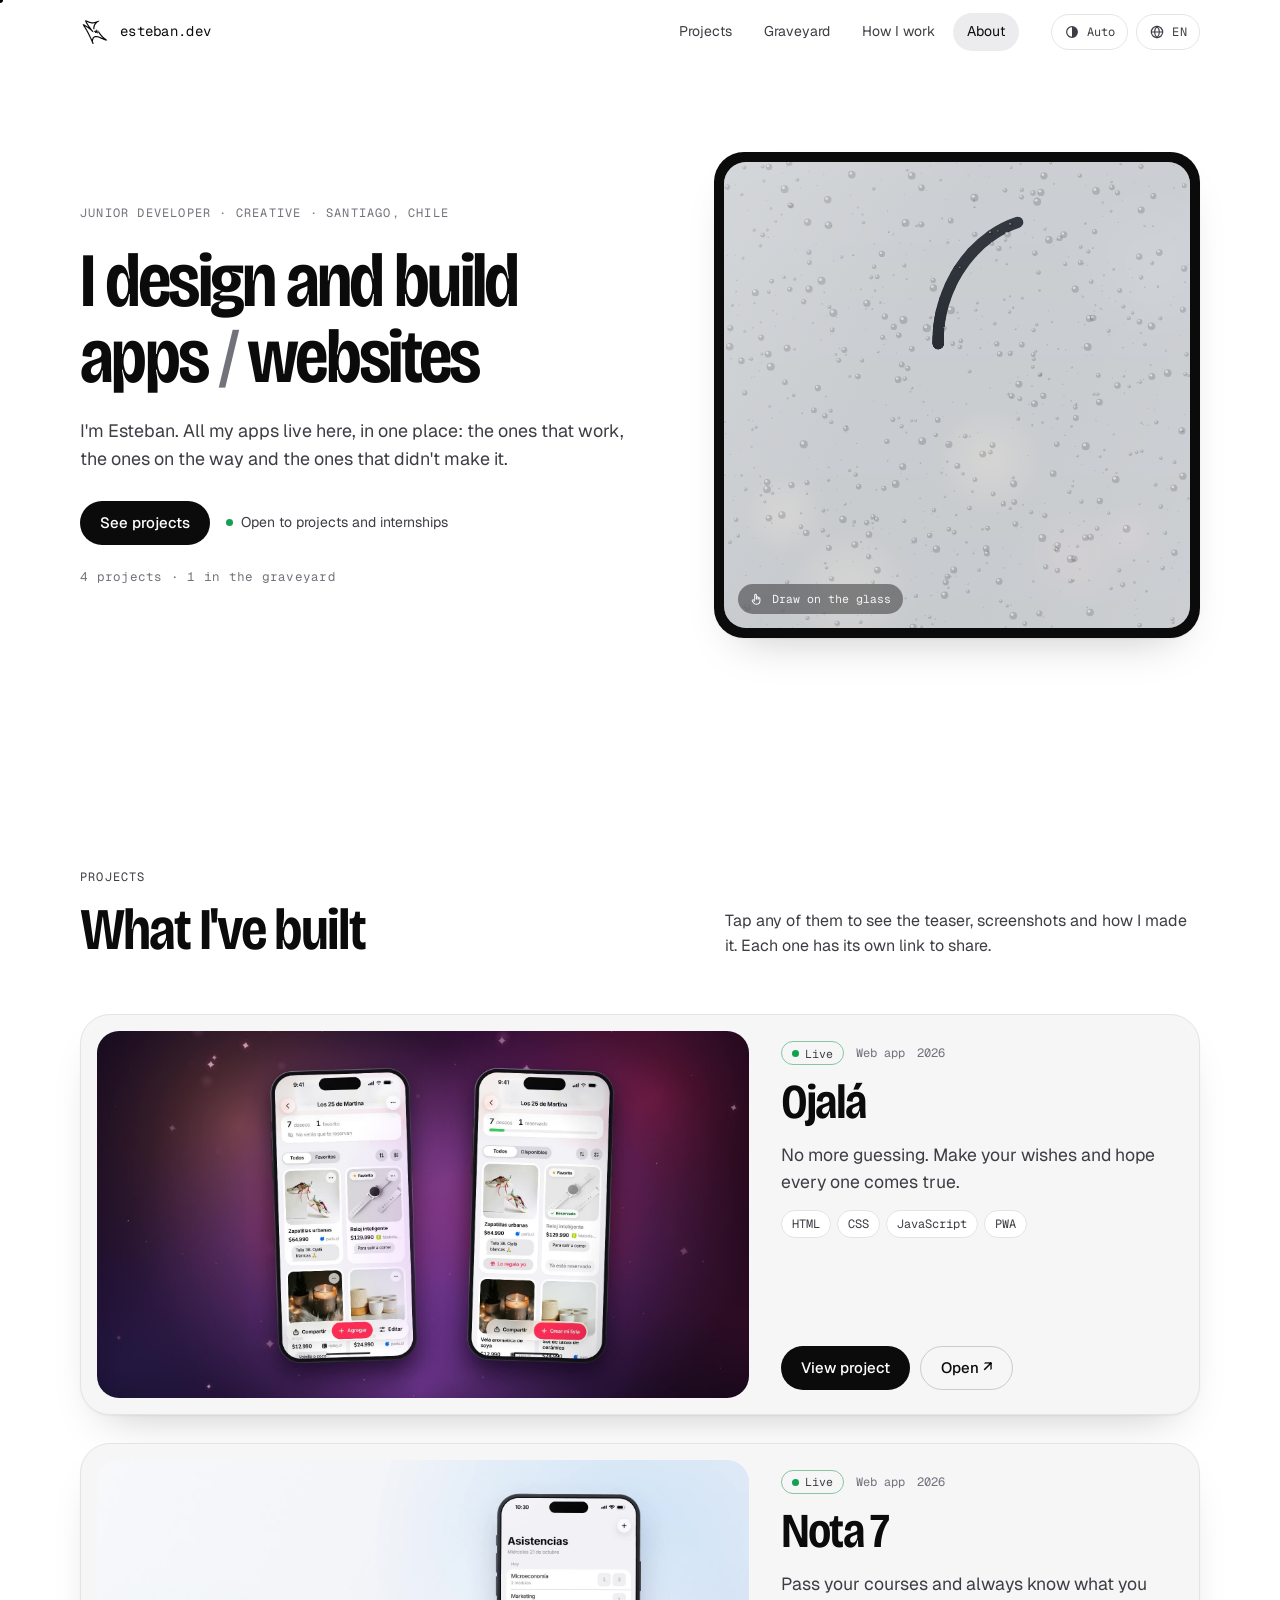
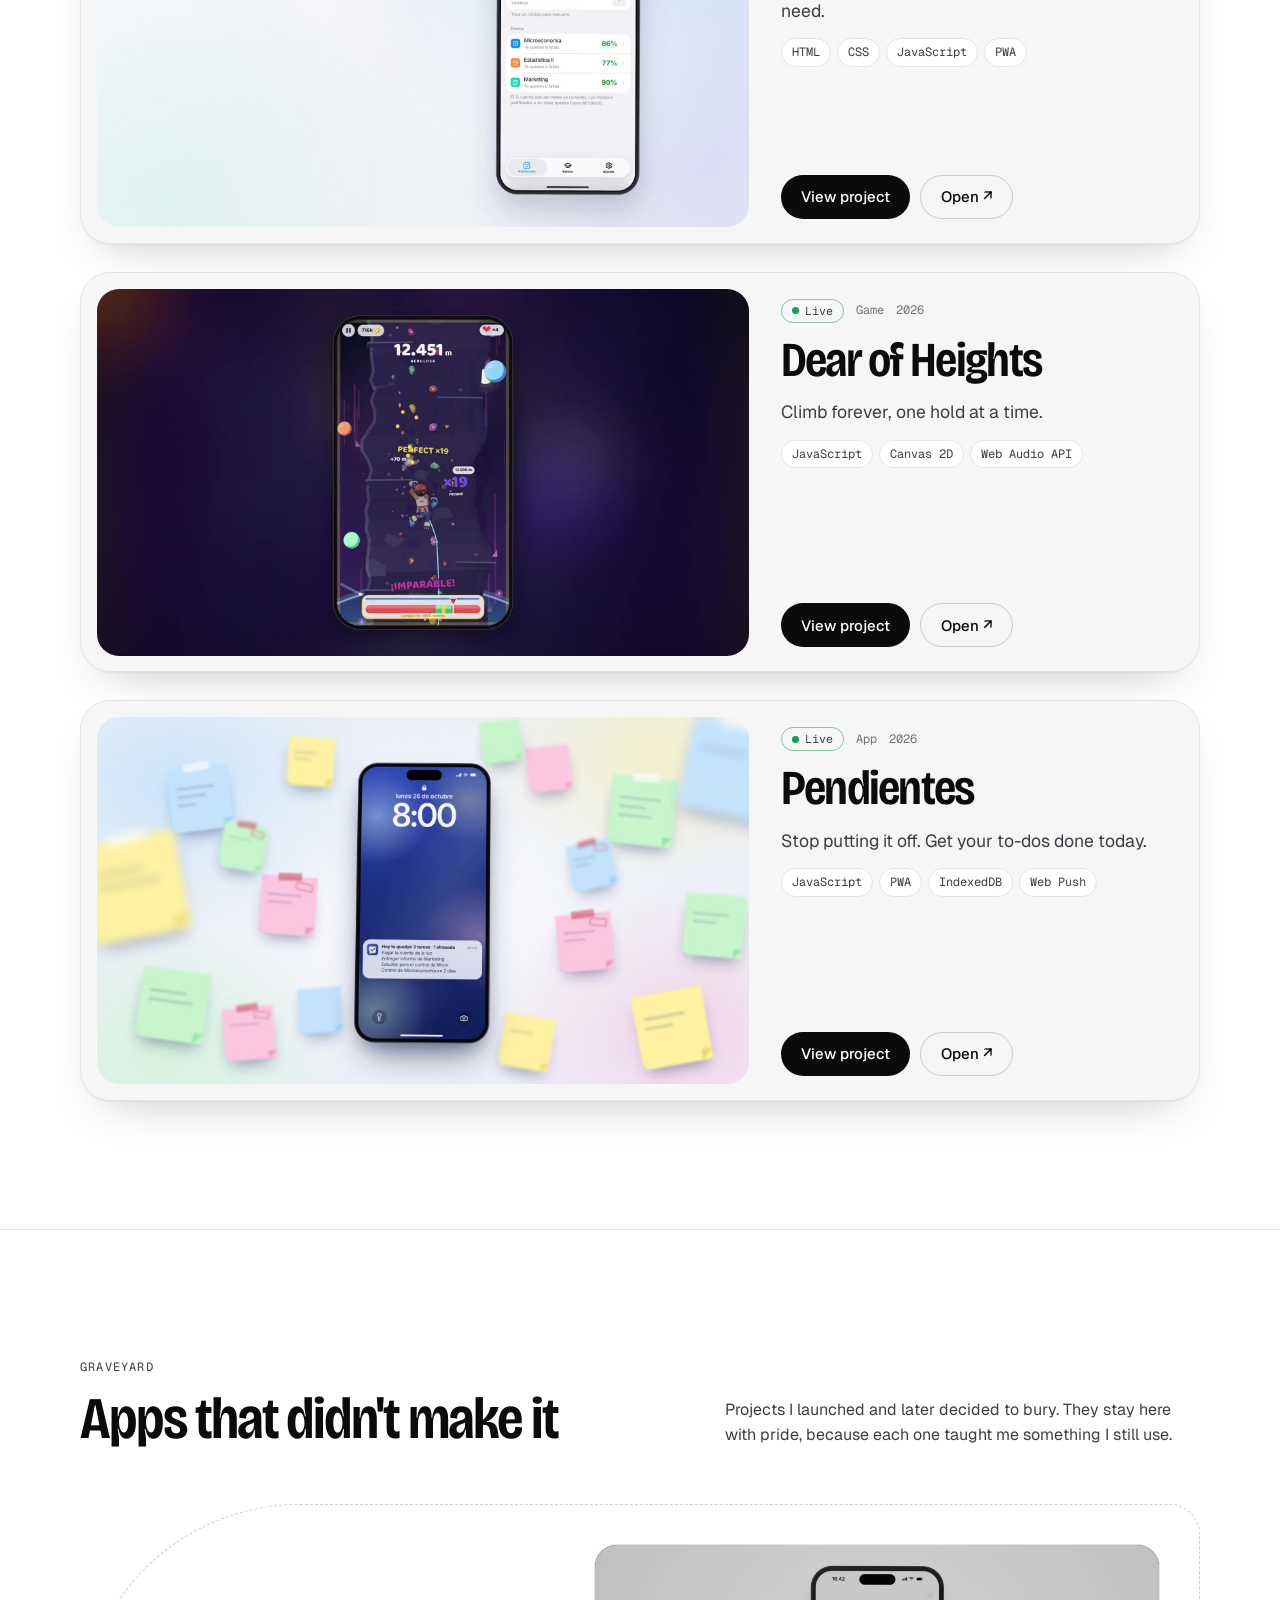
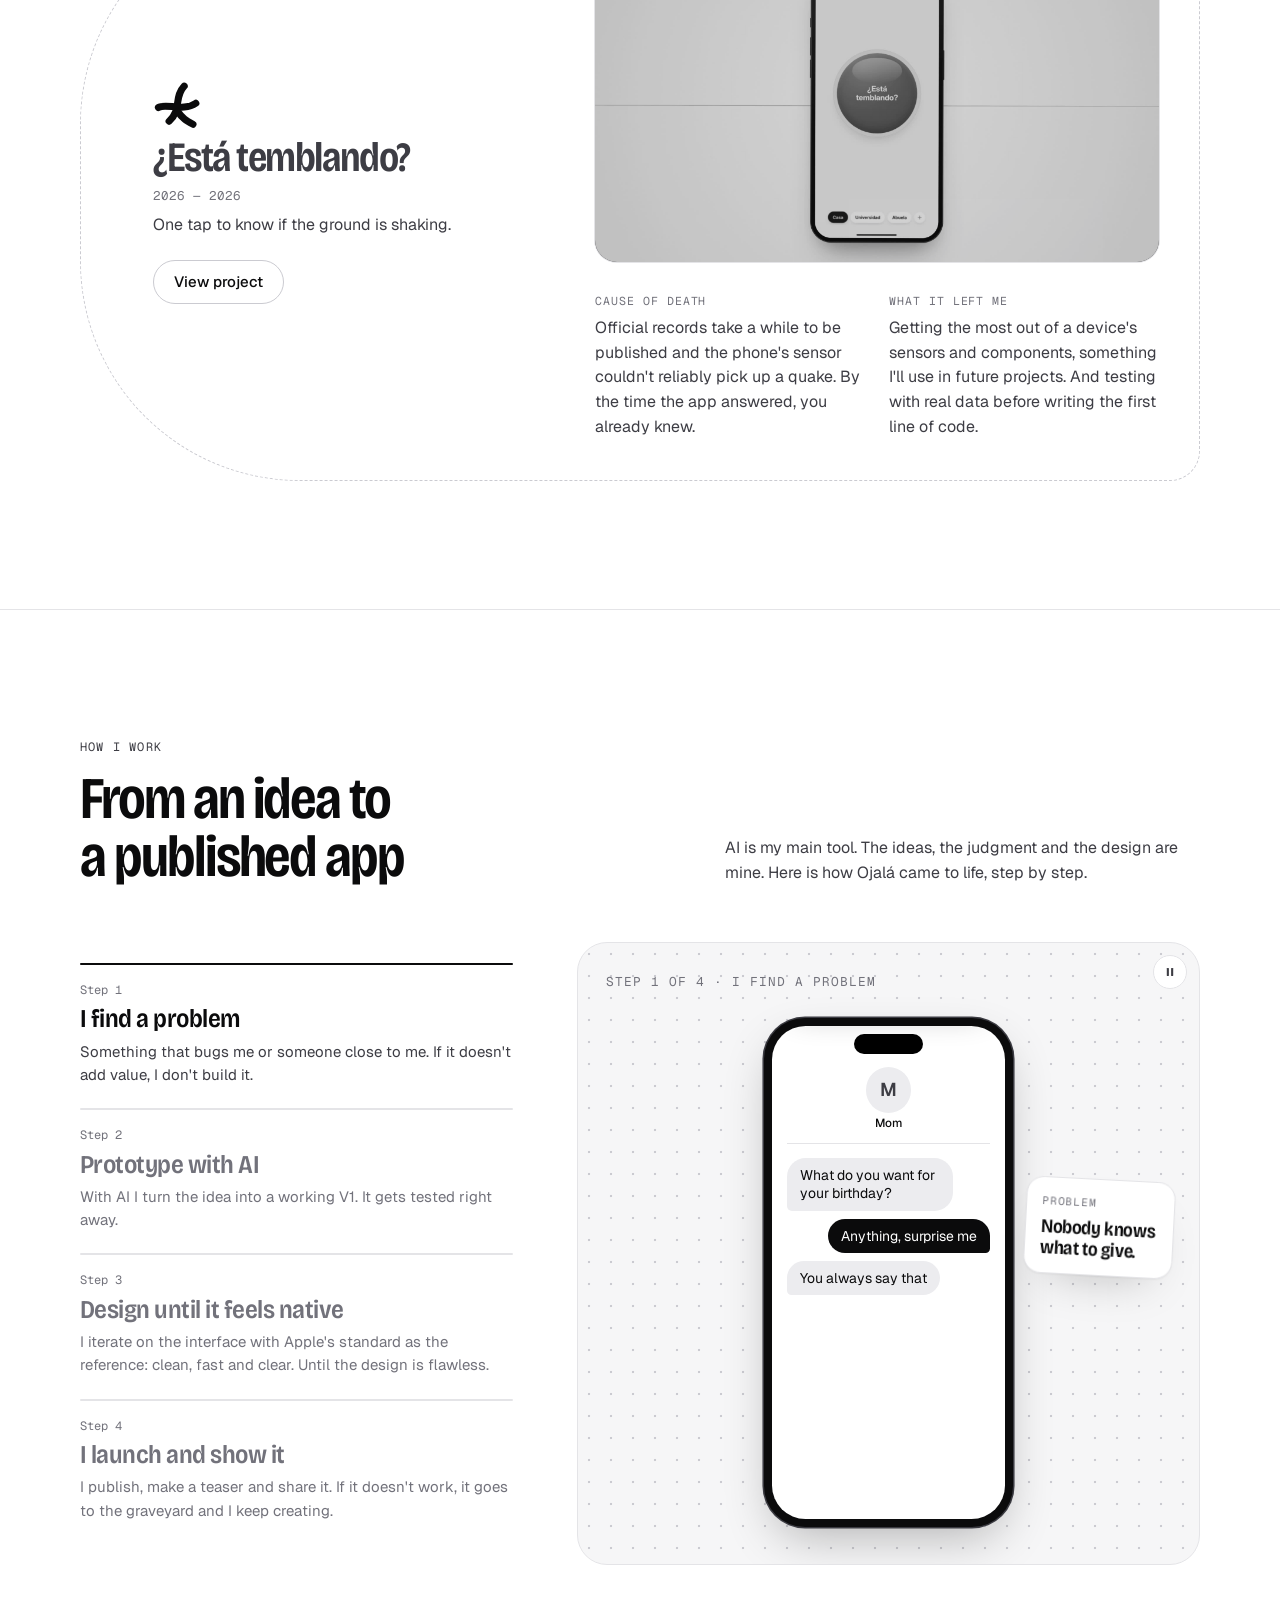
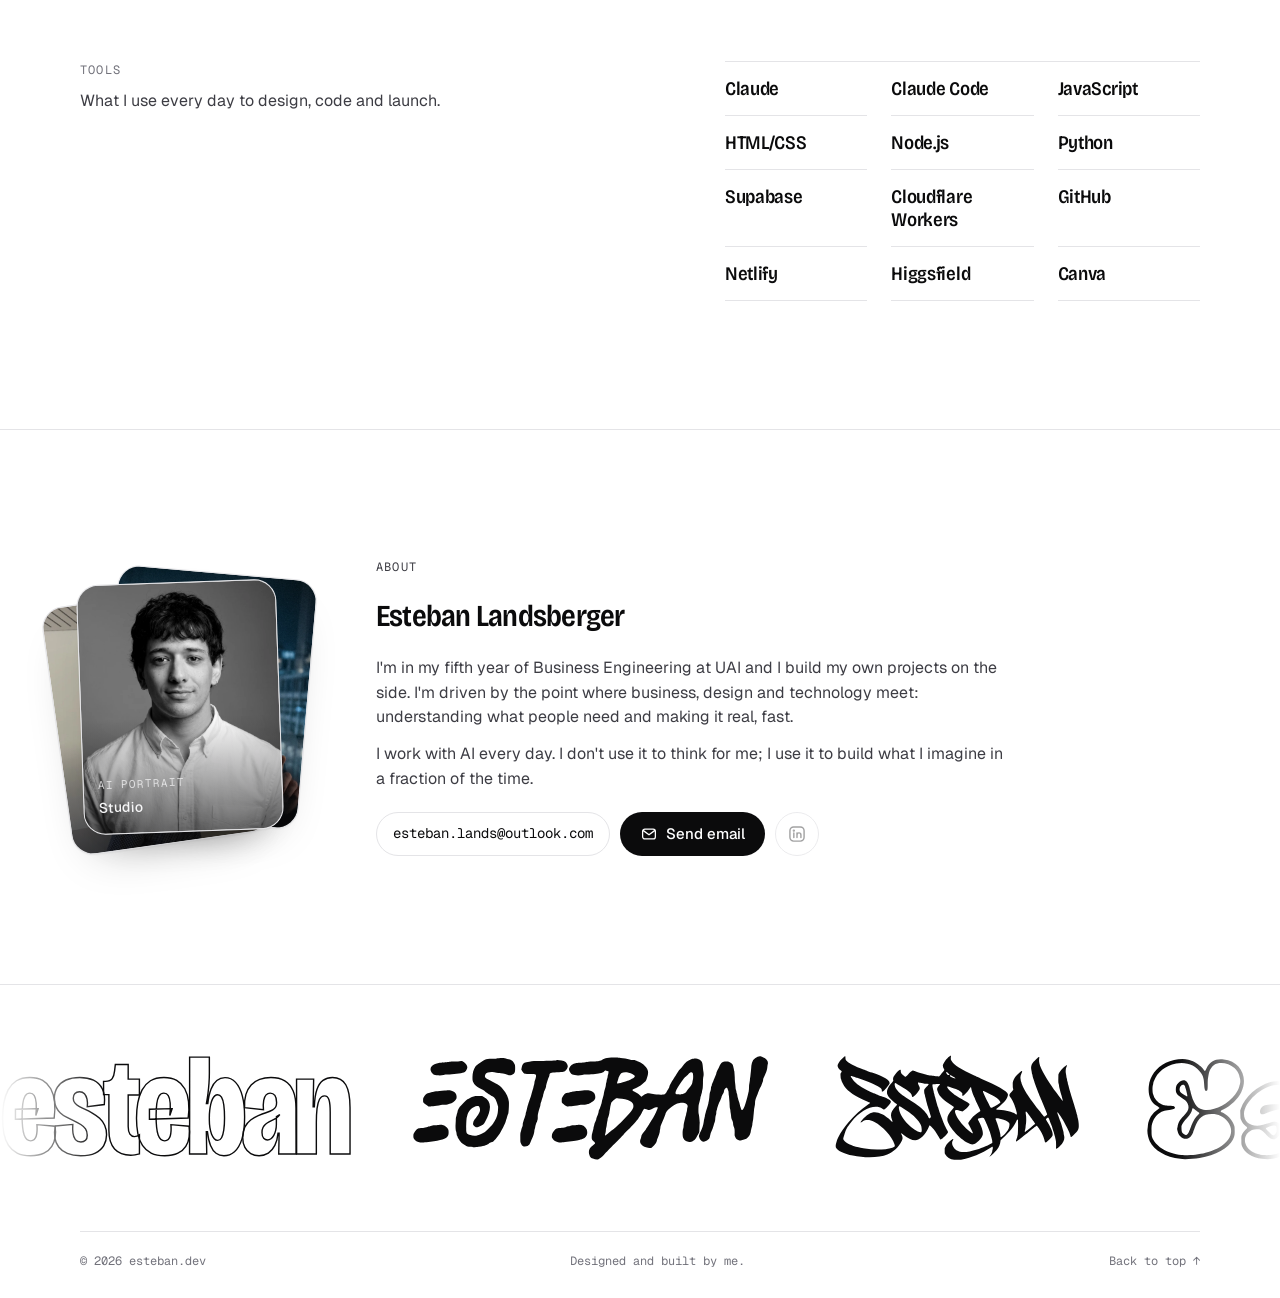
<file: index.html>
<!doctype html>
<html lang="es">
<head>
<meta charset="utf-8">
<meta name="viewport" content="width=device-width,initial-scale=1,viewport-fit=cover">
<script>
  // Puente de Ojalá: links viejos de la raíz con ruta de la app (#/l/…, #/admin/…) siguen yendo a miojala.cl.
  // Los links del portafolio usan #id sin "/" (ej. #ojala), así que no se cruzan.
  if (location.hash.indexOf('#/') === 0) location.replace('https://miojala.cl/' + location.search + location.hash);
</script>
<style>:root{color-scheme:light;box-sizing:border-box;padding-top:env(safe-area-inset-top,0px);padding-bottom:env(safe-area-inset-bottom,0px)}html{scroll-padding-top:env(safe-area-inset-top,0px)}body{margin:0;padding:0;font:14px -apple-system,BlinkMacSystemFont,sans-serif;background:#fff;color:#000}img{max-width:100%}[hidden]:not([hidden=until-found i]){display:none!important}</style>
<title>Portafolio de Esteban</title>
<meta name="description" content="Apps y sitios web que diseño y construyo. Todos mis proyectos en un solo lugar.">
<meta property="og:type" content="website">
<meta property="og:title" content="esteban.dev · Apps y sitios web">
<meta property="og:description" content="Todos mis proyectos en un solo lugar: los que funcionan, los que vienen y los que no sobrevivieron.">
<meta property="og:image" content="https://estebi-jr.github.io/assets/og-image.png">
<meta property="og:url" content="https://estebi-jr.github.io/">
<link rel="canonical" href="https://estebi-jr.github.io/">
<meta name="twitter:card" content="summary_large_image">
<meta name="theme-color" content="#FFFFFF" media="(prefers-color-scheme: light)">
<meta name="theme-color" content="#0A0A0B" media="(prefers-color-scheme: dark)">
<link rel="icon" href="assets/brand/favicon.svg" type="image/svg+xml">
<link rel="icon" href="assets/brand/favicon-32.png" sizes="32x32" type="image/png">
<link rel="apple-touch-icon" href="assets/brand/apple-touch-icon.png">
<link rel="preconnect" href="https://fonts.googleapis.com">
<link rel="preconnect" href="https://fonts.gstatic.com" crossorigin>
<link rel="stylesheet" href="https://fonts.googleapis.com/css2?family=Bricolage+Grotesque:opsz,wdth,wght@12..96,75..100,200..800&family=Geist:wght@300..700&family=Geist+Mono:wght@400;500&display=swap">
<style>
/* Layout: una columna editorial (máx. 1200px). Hero = texto | escenario: vidrio empañado que se vuelve app en un iPhone.
   Proyectos = escenarios que se apilan al hacer scroll. Todo monocromo: el color lo ponen los teasers. */
:root{
  --bg:#FFFFFF; --surface:#F6F6F7; --surface-2:#ECECEF; --line:#E4E4E7; --line-strong:#CBCBD1;
  --fg:#0B0B0C; --fg-2:#3D3D44; --muted:#72727B; --live:#12A150;
  --frame:#0B0B0C; --fog:#DCDFE3; --stage-1:#F3F4F6; --stage-2:#E2E4E8;
  --glass:rgba(255,255,255,.72); --glass-line:rgba(11,11,12,.08); --scrim:rgba(11,11,12,.34);
  --shadow:0 1px 2px rgba(11,11,12,.05),0 22px 48px -26px rgba(11,11,12,.28);
  --scene-1:#3C424A; --scene-2:#23272D; --scene-3:#121418;
  --scene-amber:rgba(255,184,107,.62); --scene-red:rgba(255,92,92,.45); --scene-blue:rgba(170,198,255,.36);
  --poster-base:#0E0E10; --poster-ink:#F5F5F6; --cursor:#FFFFFF; --on-accent:#FFFFFF; --photo-scrim:rgba(11,11,12,.6);
  --code-bg:#121316; --code-fg:#E9E9EC; --code-muted:#6C6E77; --code-str:#A9ACB6; --code-line:rgba(255,255,255,.08);
  --phone-bezel:#0B0B0C; --phone-edge:#3A3A41; --phone-ink:#FFFFFF; --island:#000000;
  --phone-chip:rgba(255,255,255,.2); --phone-shade:rgba(0,0,0,.3); --tap:rgba(255,255,255,.5);
  --font-display:"Bricolage Grotesque",ui-sans-serif,system-ui,-apple-system,"Segoe UI",sans-serif;
  --font-body:"Geist",ui-sans-serif,system-ui,-apple-system,"Segoe UI",Roboto,sans-serif;
  --font-mono:"Geist Mono",ui-monospace,"SF Mono",Menlo,Consolas,monospace;
  --r-xl:30px; --r-lg:22px; --r-md:16px; --r-sm:10px;
  --nav-h:64px; --gutter:clamp(16px,4vw,40px);
  --ease:cubic-bezier(.2,.8,.2,1);
}
@media (prefers-color-scheme:dark){:root:not([data-theme="light"]){
  --bg:#0A0A0B; --surface:#141416; --surface-2:#1D1D20; --line:#26262A; --line-strong:#3A3A40;
  --fg:#F4F4F5; --fg-2:#C9C9CF; --muted:#8E8E97; --live:#3DD68C;
  --frame:#1F1F22; --fog:#80858C; --stage-1:#1B1C1F; --stage-2:#0E0F11;
  --glass:rgba(20,20,22,.64); --glass-line:rgba(255,255,255,.09); --scrim:rgba(0,0,0,.58);
  --shadow:0 1px 2px rgba(0,0,0,.4),0 24px 56px -28px rgba(0,0,0,.8);
  --phone-shade:rgba(0,0,0,.6); --code-bg:#1A1B1F;
  color-scheme:dark }}
:root[data-theme="dark"]{
  --bg:#0A0A0B; --surface:#141416; --surface-2:#1D1D20; --line:#26262A; --line-strong:#3A3A40;
  --fg:#F4F4F5; --fg-2:#C9C9CF; --muted:#8E8E97; --live:#3DD68C;
  --frame:#1F1F22; --fog:#80858C; --stage-1:#1B1C1F; --stage-2:#0E0F11;
  --glass:rgba(20,20,22,.64); --glass-line:rgba(255,255,255,.09); --scrim:rgba(0,0,0,.58);
  --shadow:0 1px 2px rgba(0,0,0,.4),0 24px 56px -28px rgba(0,0,0,.8);
  --phone-shade:rgba(0,0,0,.6); --code-bg:#1A1B1F;
  color-scheme:dark }

*,*::before,*::after{box-sizing:border-box}
html{scroll-behavior:smooth;-webkit-text-size-adjust:100%}
html.sheet-open{overflow:hidden}
body{margin:0;background:var(--bg);color:var(--fg);font-family:var(--font-body);font-size:16px;line-height:1.55;-webkit-font-smoothing:antialiased;overflow-x:hidden}
img,video{max-width:100%;display:block}
a{color:inherit;text-decoration:none}
button{font:inherit;color:inherit;background:none;border:0;padding:0;cursor:pointer}
ul,ol,dl,dd,figure{margin:0;padding:0;list-style:none}
h1,h2,h3,p{margin:0}
:focus-visible{outline:2px solid var(--fg);outline-offset:3px;border-radius:6px}
[hidden]{display:none!important}
section[id]{scroll-margin-top:calc(var(--nav-h) + env(safe-area-inset-top,0px))}
.wrap{max-width:1200px;margin:0 auto;padding-left:max(var(--gutter),env(safe-area-inset-left,0px));padding-right:max(var(--gutter),env(safe-area-inset-right,0px))}
.eyebrow{font-family:var(--font-mono);font-size:12px;letter-spacing:.1em;text-transform:uppercase;color:var(--muted)}
.display{font-family:var(--font-display);font-optical-sizing:auto;font-stretch:84%;font-weight:620;letter-spacing:-.035em;line-height:.98;text-wrap:balance}

/* ---------- Botones y piezas ---------- */
.btn{display:inline-flex;align-items:center;justify-content:center;gap:8px;height:44px;padding:0 20px;border-radius:999px;font-size:15px;font-weight:500;white-space:nowrap;transition:transform .25s var(--ease),background .2s,border-color .2s}
.btn-primary{background:var(--fg);color:var(--bg)}
.btn-ghost{border:1px solid var(--line-strong)}
.btn-ghost:hover{border-color:var(--fg)}
.btn-disabled{border:1px dashed var(--line-strong);color:var(--muted);cursor:default}
.btn:active{transform:scale(.97)}
.btn svg{width:18px;height:18px}
.icon-btn{display:inline-grid;place-items:center;width:44px;height:44px;border:1px solid var(--line-strong);border-radius:999px;color:var(--fg);transition:border-color .2s,transform .25s var(--ease)}
.icon-btn svg{width:20px;height:20px}
a.icon-btn:hover{border-color:var(--fg)}
a.icon-btn:active{transform:scale(.95)}
.icon-btn[aria-disabled="true"]{opacity:.38;cursor:default}
.pill{display:inline-flex;align-items:center;gap:6px;height:24px;padding:0 10px;border:1px solid var(--line-strong);border-radius:999px;font-family:var(--font-mono);font-size:11.5px;color:var(--fg-2);white-space:nowrap}
.pill i,.status i{width:7px;height:7px;border-radius:50%;background:var(--live);box-shadow:0 0 0 0 var(--live);animation:pulse 2.4s ease-out infinite}
.pill-live{border-color:color-mix(in srgb,var(--live) 45%,var(--line))}
@keyframes pulse{0%{box-shadow:0 0 0 0 color-mix(in srgb,var(--live) 55%,transparent)}70%,100%{box-shadow:0 0 0 7px transparent}}
.chips{display:flex;flex-wrap:wrap;gap:6px}
.chip{font-family:var(--font-mono);font-size:12px;padding:4px 10px;border:1px solid var(--line);border-radius:999px;color:var(--fg-2);background:var(--bg)}

/* ---------- Cursor propio ---------- */
.cursor{position:fixed;inset:0;pointer-events:none;z-index:100;mix-blend-mode:difference;display:none}
.has-cursor .cursor{display:block}
.has-cursor,.has-cursor *{cursor:none!important}
.cursor-dot,.cursor-ring{position:absolute;left:0;top:0;will-change:transform}
.cursor-dot{width:6px;height:6px;margin:-3px 0 0 -3px;border-radius:50%;background:var(--cursor)}
.cursor-ring{--s:34px;width:var(--s);height:var(--s);margin:calc(var(--s) / -2) 0 0 calc(var(--s) / -2);border:1.5px solid var(--cursor);border-radius:50%;display:grid;place-items:center;transition:width .3s var(--ease),height .3s var(--ease),margin .3s var(--ease),background .3s,border-color .3s}
.cursor-label{font-family:var(--font-mono);font-size:11px;letter-spacing:.06em;text-transform:uppercase;color:#000;opacity:0;transition:opacity .2s}
.cursor.is-link .cursor-ring{--s:50px}
.cursor.is-label .cursor-ring{--s:82px;background:var(--cursor)}
.cursor.is-label .cursor-label{opacity:1}
.cursor.is-brush .cursor-ring{--s:var(--brush,24px);border-style:dashed}
.cursor.is-brush .cursor-dot{opacity:0}
.cursor.is-hidden{opacity:0}

/* ---------- Navegación ---------- */
.nav{position:fixed;top:0;left:0;right:0;z-index:50;padding-top:env(safe-area-inset-top,0px);background:var(--glass);-webkit-backdrop-filter:blur(18px) saturate(1.6);backdrop-filter:blur(18px) saturate(1.6);border-bottom:1px solid transparent;transition:border-color .3s}
.nav.is-scrolled{border-bottom-color:var(--line)}
.nav-inner{height:var(--nav-h);display:flex;align-items:center;gap:24px}
.brand{display:flex;align-items:center;gap:10px;font-family:var(--font-mono);font-size:14px;letter-spacing:.02em;white-space:nowrap}
.brand svg{width:30px;height:30px;color:var(--fg);transition:transform .5s var(--ease)}
.brand:hover svg{transform:rotate(-8deg) scale(1.06)}
.nav-links{display:none;gap:4px;margin-left:auto}
.nav-links a{padding:8px 14px;border-radius:999px;font-size:14px;color:var(--fg-2);transition:background .2s,color .2s}
.nav-links a:hover{background:var(--surface-2);color:var(--fg)}
.nav-links a.is-active{color:var(--fg);background:var(--surface-2)}
.nav-tools{margin-left:auto;display:flex;gap:8px}
.nav-btn{display:inline-flex;align-items:center;gap:7px;height:36px;padding:0 12px;border:1px solid var(--line);border-radius:999px;font-family:var(--font-mono);font-size:12px;color:var(--fg-2);transition:border-color .2s,color .2s}
.nav-btn:hover{border-color:var(--line-strong);color:var(--fg)}
.nav-btn svg{width:16px;height:16px;flex:none}
.theme-btn .t-label{display:none}
.lang-btn span{min-width:2ch;letter-spacing:.04em}
@media (min-width:900px){.nav-links{display:flex}.nav-tools{margin-left:8px}.theme-btn .t-label{display:inline}}

/* Barra inferior estilo iOS (solo móvil) */
.tabbar{position:fixed;left:50%;bottom:calc(env(safe-area-inset-bottom,0px) + 12px);transform:translateX(-50%);z-index:45;display:flex;gap:2px;padding:5px;max-width:calc(100% - 32px);border-radius:999px;background:var(--glass);border:1px solid var(--glass-line);-webkit-backdrop-filter:blur(22px) saturate(1.8);backdrop-filter:blur(22px) saturate(1.8);box-shadow:var(--shadow)}
.tabbar a{display:grid;justify-items:center;gap:1px;min-width:68px;padding:7px 10px 6px;border-radius:999px;font-size:10.5px;font-weight:500;color:var(--muted);transition:background .25s,color .25s}
.tabbar svg{width:20px;height:20px}
.tabbar svg.ast{stroke-width:11}
.tabbar a.is-active{background:var(--surface-2);color:var(--fg)}
@media (min-width:900px){.tabbar{display:none}}

/* ---------- Hero ---------- */
.hero{padding-top:calc(var(--nav-h) + env(safe-area-inset-top,0px) + clamp(36px,7vw,88px));padding-bottom:clamp(56px,8vw,104px)}
.hero-grid{display:grid;gap:40px;align-items:center}
@media (min-width:900px){.hero-grid{grid-template-columns:minmax(0,1.08fr) minmax(0,.92fr);gap:64px}}
.hero-copy{display:grid;gap:22px;min-width:0}
.hero h1{font-size:clamp(2.7rem,6vw,5.2rem)}
.hero h1 .soft{color:var(--muted);font-weight:400}
.lede{font-size:clamp(1.05rem,1.4vw,1.2rem);color:var(--fg-2);max-width:46ch}
.hero-actions{display:flex;flex-wrap:wrap;align-items:center;gap:12px 16px;margin-top:6px}
.status{display:inline-flex;align-items:center;gap:8px;font-size:14px;color:var(--fg-2)}
.hero-count{font-family:var(--font-mono);font-size:12.5px;color:var(--muted);letter-spacing:.02em}

/* Escenario: vidrio empañado → app en el iPhone → se abre y vuelve al inicio */
.window-wrap{min-width:0;will-change:transform}
.window{position:relative;aspect-ratio:1/1;max-width:100%;border-radius:var(--r-xl);background:var(--frame);padding:10px;box-shadow:var(--shadow)}
.stage{--u:5px;position:relative;width:100%;height:100%;border-radius:calc(var(--r-xl) - 8px);overflow:hidden;isolation:isolate;touch-action:pan-y;background:radial-gradient(120% 90% at 50% 0%,var(--stage-1),var(--stage-2))}
.world{position:absolute;left:0;top:0;width:100%;height:100%;transform-origin:0 0}
.phone{position:absolute;left:calc(var(--u)*19);top:calc(var(--u)*7);width:calc(var(--u)*62);height:calc(var(--u)*128);padding:calc(var(--u)*1.9);border-radius:calc(var(--u)*10.4);background:var(--phone-bezel);box-shadow:0 0 0 calc(var(--u)*.4) var(--phone-edge),0 calc(var(--u)*3) calc(var(--u)*9) var(--phone-shade)}
.screen{position:relative;width:100%;height:100%;border-radius:calc(var(--u)*8.6);overflow:hidden;color:var(--phone-ink);background:
  radial-gradient(calc(var(--u)*18) calc(var(--u)*18) at 18% 64%,var(--scene-amber),transparent 70%),
  radial-gradient(calc(var(--u)*14) calc(var(--u)*14) at 78% 76%,var(--scene-red),transparent 70%),
  radial-gradient(calc(var(--u)*24) calc(var(--u)*24) at 84% 20%,var(--scene-blue),transparent 70%),
  radial-gradient(calc(var(--u)*14) calc(var(--u)*14) at 46% 88%,var(--scene-amber),transparent 70%),
  linear-gradient(180deg,var(--scene-1) 0%,var(--scene-2) 46%,var(--scene-3) 100%)}
.sb{position:absolute;left:0;right:0;top:0;height:calc(var(--u)*7.2);display:flex;align-items:center;justify-content:space-between;padding:0 calc(var(--u)*5.4) 0 calc(var(--u)*6);font:600 calc(var(--u)*2.5)/1 var(--font-body);font-variant-numeric:tabular-nums}
.island{position:absolute;left:50%;top:calc(var(--u)*1.6);width:calc(var(--u)*16.5);height:calc(var(--u)*4.6);margin-left:calc(var(--u)*-8.25);border-radius:999px;background:var(--island)}
.sb svg{width:calc(var(--u)*11);height:calc(var(--u)*2.6)}
.home{position:absolute;left:calc(var(--u)*4.6);right:calc(var(--u)*4.6);top:calc(var(--u)*11);display:grid;grid-template-columns:repeat(4,calc(var(--u)*9));justify-content:space-between;row-gap:calc(var(--u)*3.2)}
.app{position:relative;display:flex;flex-direction:column;align-items:center;gap:calc(var(--u)*.9);width:calc(var(--u)*9)}
.app-icon{position:relative;width:calc(var(--u)*9);height:calc(var(--u)*9);border-radius:22.5%;display:grid;place-items:center;background:radial-gradient(circle at 28% 22%,var(--tint) 0%,transparent 74%),var(--poster-base);box-shadow:inset 0 0 0 calc(var(--u)*.12) var(--phone-chip);font:700 calc(var(--u)*4.3)/1 var(--font-display);font-stretch:78%;letter-spacing:-.03em}
.app-slot .app-icon{background:transparent;box-shadow:none}
.app-icon.has-img{background:none;box-shadow:none;overflow:hidden}
.app-icon img{width:100%;height:100%;object-fit:cover;border-radius:inherit}
/* App del cementerio: como una app descargada en iOS (ícono apagado y nube junto al nombre) */
.app-off .app-icon{filter:grayscale(1);opacity:.5}
.app-off .app-label{display:flex;align-items:center;justify-content:center;gap:calc(var(--u)*.35);opacity:.8}
.app-off .app-label svg{width:calc(var(--u)*1.75);height:calc(var(--u)*1.75);flex:none}
.app-off .app-label span{min-width:0;overflow:hidden;text-overflow:ellipsis}
.app-label{width:calc(var(--u)*13);text-align:center;font:500 calc(var(--u)*1.55)/1.2 var(--font-body);white-space:nowrap;overflow:hidden;text-overflow:ellipsis;text-shadow:0 0 calc(var(--u)*.6) var(--phone-shade)}
.search{position:absolute;left:50%;top:calc(var(--u)*72);transform:translateX(-50%);display:flex;align-items:center;gap:calc(var(--u)*.9);height:calc(var(--u)*4.3);padding:0 calc(var(--u)*2.6);border-radius:999px;background:var(--phone-chip);font:500 calc(var(--u)*1.7)/1 var(--font-body)}
.search svg{width:calc(var(--u)*1.9);height:calc(var(--u)*1.9)}
.tap{position:absolute;left:0;top:0;width:calc(var(--u)*7.5);height:calc(var(--u)*7.5);margin:calc(var(--u)*-3.75) 0 0 calc(var(--u)*-3.75);border-radius:50%;background:var(--tap);opacity:0;pointer-events:none}
.glass{position:absolute;left:0;top:0;width:100%;height:100%;transform-origin:0 0;overflow:hidden;isolation:isolate;will-change:transform;border-radius:calc(var(--r-xl) - 8px)}
.scene{position:absolute;inset:-8%;background:
  radial-gradient(60px 60px at 18% 72%,var(--scene-amber),transparent 70%),
  radial-gradient(90px 90px at 30% 86%,var(--scene-amber),transparent 70%),
  radial-gradient(70px 70px at 72% 80%,var(--scene-red),transparent 70%),
  radial-gradient(46px 46px at 82% 76%,var(--scene-red),transparent 70%),
  radial-gradient(120px 120px at 86% 26%,var(--scene-blue),transparent 70%),
  radial-gradient(80px 80px at 56% 62%,var(--scene-amber),transparent 70%),
  linear-gradient(180deg,var(--scene-1) 0%,var(--scene-2) 52%,var(--scene-3) 100%);
  filter:blur(6px);animation:sceneDrift 22s ease-in-out infinite alternate}
@keyframes sceneDrift{to{transform:translate3d(-3%,1.5%,0) scale(1.04)}}
.glass canvas{position:absolute;inset:0;width:100%;height:100%}
#fog{opacity:.9}
#drops{pointer-events:none}
.glare{position:absolute;inset:0;pointer-events:none;background:linear-gradient(115deg,rgba(255,255,255,.16) 0%,rgba(255,255,255,0) 38%,rgba(255,255,255,0) 64%,rgba(255,255,255,.07) 100%)}
.window-hint{position:absolute;left:14px;bottom:14px;display:inline-flex;align-items:center;gap:8px;height:30px;padding:0 12px;border-radius:999px;background:rgba(10,10,12,.42);color:#F5F5F6;font-family:var(--font-mono);font-size:11.5px;-webkit-backdrop-filter:blur(10px);backdrop-filter:blur(10px);transition:opacity .4s,transform .4s var(--ease);pointer-events:none}
.window-hint.is-gone{opacity:0;transform:translateY(6px)}
.window-hint svg{width:14px;height:14px}

/* ---------- Secciones ---------- */
.section{padding-block:clamp(72px,10vw,136px)}
.section + .section{border-top:1px solid var(--line)}
.section-head{display:grid;gap:14px;margin-bottom:clamp(32px,5vw,56px)}
@media (min-width:900px){.section-head{grid-template-columns:minmax(0,1.1fr) minmax(0,.9fr);align-items:end;column-gap:64px}.section-head .eyebrow{grid-column:1/-1}}
.section-head h2{font-size:clamp(2.2rem,4.6vw,3.8rem)}
.section-head p{color:var(--fg-2);max-width:48ch}

/* ---------- Proyectos (escenarios apilables) ---------- */
.stack{display:grid;gap:clamp(18px,3vw,28px)}
.project{--cover:0;position:relative;display:grid;gap:18px;padding:12px;background:var(--surface);border:1px solid var(--line);border-radius:var(--r-xl);transform-origin:50% 0;transform:scale(calc(1 - var(--cover) * .045))}
.project::after{content:"";position:absolute;inset:-1px;border-radius:inherit;background:var(--bg);opacity:calc(var(--cover) * .6);pointer-events:none}
@media (min-width:900px){
  .project{grid-template-columns:minmax(0,1.62fr) minmax(0,1fr);gap:32px;padding:16px}
}
@media (min-width:900px) and (min-height:700px){
  .project{position:sticky;top:calc(var(--nav-h) + 28px + var(--i) * 14px);box-shadow:var(--shadow)}
}
.project-media{position:relative;display:block;width:100%;aspect-ratio:16/9;max-width:100%;border-radius:var(--r-lg);overflow:hidden;background:var(--poster-base);transform:perspective(1100px) rotateX(var(--rx,0deg)) rotateY(var(--ry,0deg));transition:transform .6s var(--ease)}
.media-video,.media-img{width:100%;height:100%;object-fit:cover}
.project-info{display:flex;flex-direction:column;gap:14px;padding:4px 6px 6px;min-width:0}
@media (min-width:900px){.project-info{padding:10px 8px 8px 0}}
.project-meta{display:flex;flex-wrap:wrap;align-items:center;gap:8px 12px;font-family:var(--font-mono);font-size:12px;color:var(--muted)}
.project h3{font-size:clamp(2.1rem,3.8vw,3.1rem)}
.project-tagline{font-size:1.1rem;color:var(--fg-2);max-width:34ch}
.project-actions{margin-top:auto;display:flex;flex-wrap:wrap;gap:10px;padding-top:8px}

/* Póster mientras llega el teaser */
.poster{position:absolute;inset:0;display:grid;place-items:center;color:var(--poster-ink);background:var(--poster-base);overflow:hidden;isolation:isolate}
.poster::before,.poster::after{content:"";position:absolute;width:75%;aspect-ratio:1;border-radius:50%;background:radial-gradient(circle,var(--tint) 0%,transparent 66%);opacity:.85;z-index:-1;animation:blob 16s ease-in-out infinite alternate}
.poster::before{left:-18%;top:-38%}
.poster::after{right:-22%;bottom:-48%;opacity:.55;animation-duration:21s;animation-direction:alternate-reverse}
@keyframes blob{to{transform:translate3d(14%,10%,0) scale(1.12)}}
.poster-name{font-family:var(--font-display);font-stretch:78%;font-weight:700;letter-spacing:-.045em;line-height:1;font-size:clamp(2.4rem,8vw,6rem);text-align:center;padding:0 6%}
.poster-label{position:absolute;left:16px;bottom:14px;font-family:var(--font-mono);font-size:11px;letter-spacing:.1em;text-transform:uppercase;opacity:.72}
.poster-mark{position:absolute;right:14px;top:12px;width:30px;height:30px;color:var(--poster-ink);opacity:.75}

/* ---------- Cementerio ---------- */
.graves{display:grid;gap:18px;grid-template-columns:repeat(auto-fit,minmax(min(100%,340px),1fr))}
.grave{display:grid;gap:22px;padding:clamp(24px,4vw,40px);border:1px dashed var(--line-strong);border-radius:clamp(120px,22vw,220px) clamp(120px,22vw,220px) var(--r-md) var(--r-md);text-align:center;justify-items:center}
@media (min-width:900px){.grave{grid-template-columns:auto minmax(0,1fr);text-align:left;justify-items:stretch;align-items:center;column-gap:48px;border-radius:220px var(--r-xl) var(--r-xl) 220px;padding-left:72px}}
.grave-id{display:grid;gap:8px;justify-items:center}
@media (min-width:900px){.grave-id{justify-items:start}}
.grave-mark{width:48px;height:48px;color:var(--fg);stroke-width:17}
.grave h3{font-size:clamp(1.9rem,3.4vw,2.6rem);color:var(--fg-2)}
.grave-dates{font-family:var(--font-mono);font-size:12.5px;color:var(--muted)}
.grave-facts{display:grid;gap:16px;text-align:left;width:100%}
@media (min-width:640px){.grave-facts{grid-template-columns:1fr 1fr;gap:24px}}
.grave-facts dt,.facts dt{font-family:var(--font-mono);font-size:11.5px;letter-spacing:.08em;text-transform:uppercase;color:var(--muted);margin-bottom:6px}
.grave-facts dd{color:var(--fg-2)}
.grave-tagline{color:var(--fg-2);max-width:30ch;text-wrap:balance}
.grave-actions{display:flex;flex-wrap:wrap;justify-content:center;gap:10px}
/* El teaser de un proyecto enterrado va en gris, como la foto de una lápida; vuelve al color al pasar el cursor */
.grave-media{position:relative;display:block;width:100%;max-width:100%;aspect-ratio:16/9;border-radius:var(--r-lg);overflow:hidden;background:var(--poster-base);box-shadow:0 0 0 1px var(--line)}
.grave-media > *{filter:grayscale(1);opacity:.82;transition:filter .8s var(--ease),opacity .8s var(--ease)}
.grave-media:hover > *,.grave-media:focus-visible > *{filter:none;opacity:1}
.grave.has-media{grid-template-areas:"id" "media" "facts" "actions"}
.grave.has-media .grave-id{grid-area:id}
.grave.has-media .grave-media{grid-area:media}
.grave.has-media .grave-facts{grid-area:facts}
.grave.has-media > .grave-actions{grid-area:actions}
.grave-id .grave-actions{display:none}
@media (min-width:900px){
  .grave.has-media{grid-template-columns:minmax(220px,.7fr) minmax(0,1fr);grid-template-areas:"id media" "id facts";align-items:start;row-gap:30px}
  .grave.has-media .grave-id{align-self:center}
  .grave-id .grave-actions{display:flex;justify-content:flex-start;margin-top:14px}
  .grave > .grave-actions{display:none}
}
.pill svg{width:11px;height:11px;stroke-width:15;flex:none}

/* ---------- Cómo trabajo: pasos a la izquierda, escenario animado a la derecha ----------
   El escenario cuenta cómo nació un proyecto real (PROCESS_DEMO): problema → prototipo → diseño → lanzamiento.
   Todo se mide en cqw (ancho del escenario) para que escale igual en celular y escritorio. */
.proc{display:grid;gap:clamp(28px,4vw,40px);align-items:center}
@media (min-width:900px){.proc{grid-template-columns:minmax(0,.82fr) minmax(0,1.18fr);gap:64px}.proc-steps{grid-column:1;grid-row:1}.ps{grid-column:2;grid-row:1}}
.proc-steps{display:grid;min-width:0}
.proc-step{position:relative;display:grid;gap:6px;padding:18px 0 22px}
.proc-bar{position:absolute;left:0;right:0;top:0;height:2px;border-radius:2px;background:var(--line);overflow:hidden}
.proc-bar i{display:block;width:100%;height:100%;background:var(--fg);transform:scaleX(0);transform-origin:0 50%}
.proc-step.is-done .proc-bar i,.proc-steps:not(.is-auto) .proc-step.is-active .proc-bar i{transform:scaleX(1)}
.proc-steps.is-auto .proc-step.is-active .proc-bar i{animation:procFill var(--d,5s) linear forwards}
.proc-steps.is-held .proc-bar i{animation-play-state:paused}
@keyframes procFill{to{transform:scaleX(1)}}
.step-n{font-family:var(--font-mono);font-size:12px;color:var(--muted)}
.proc-step h3{font-family:var(--font-display);font-stretch:88%;font-weight:600;font-size:clamp(1.3rem,2vw,1.6rem);letter-spacing:-.02em;line-height:1.1;color:var(--muted);transition:color .35s}
.proc-step h3 button{text-align:left;letter-spacing:inherit}
.proc-step h3 button::after{content:"";position:absolute;inset:0}
.proc-step p{color:var(--muted);font-size:15px;max-width:46ch;transition:color .35s}
.proc-step.is-active h3,.proc-step:hover h3{color:var(--fg)}
.proc-step.is-active p{color:var(--fg-2)}

.ps{position:relative;width:100%;max-width:100%;aspect-ratio:1/1;min-width:0;border:1px solid var(--line);border-radius:var(--r-xl);overflow:hidden;isolation:isolate;container-type:inline-size;
  background:radial-gradient(circle,var(--line-strong) 1px,transparent 1.6px) 0 0/22px 22px,var(--surface)}
@media (min-width:900px){.ps{max-width:640px;justify-self:end}}
.ps-art{position:absolute;inset:0;--demo:var(--fg)}
.ps-art.no-anim,.ps-art.no-anim *{transition:none!important;animation:none!important}
.ps-label{position:absolute;left:4.5cqw;right:16cqw;top:4.6cqw;font-family:var(--font-mono);font-size:max(10.5px,2.05cqw);letter-spacing:.08em;text-transform:uppercase;color:var(--muted);white-space:nowrap;overflow:hidden;text-overflow:ellipsis}
.ps-toggle{position:absolute;right:12px;top:12px;z-index:6;display:grid;place-items:center;width:34px;height:34px;border-radius:50%;background:var(--bg);border:1px solid var(--line);color:var(--fg-2);transition:color .2s,border-color .2s}
.ps-toggle:hover{color:var(--fg);border-color:var(--line-strong)}
.ps-toggle svg{width:14px;height:14px}

/* Teléfono */
.ps-phone{position:absolute;left:30cqw;top:12cqw;width:40cqw;height:82cqw;padding:1.3cqw;border-radius:6.6cqw;background:var(--phone-bezel);box-shadow:0 0 0 .25cqw var(--phone-edge),0 3cqw 8cqw -2cqw var(--phone-shade)}
.ps-screen{position:relative;width:100%;height:100%;border-radius:5.4cqw;overflow:hidden;background:var(--bg)}
.ps-island{position:absolute;left:50%;top:1.3cqw;z-index:5;width:11cqw;height:3.2cqw;margin-left:-5.5cqw;border-radius:9cqw;background:var(--island)}

/* Paso 1: el problema, en un chat */
.ps-chat{position:absolute;inset:0;display:flex;flex-direction:column;gap:1.3cqw;padding:6.6cqw 2.4cqw 0;transition:opacity .45s}
.ps-art:not([data-step="0"]) .ps-chat{opacity:0}
.ps-chat-head{display:grid;justify-items:center;gap:.8cqw;padding-bottom:2.2cqw;margin-bottom:1cqw;border-bottom:1px solid var(--line);font:500 max(7px,1.9cqw)/1 var(--font-body);color:var(--fg)}
.ps-av{display:grid;place-items:center;width:7.4cqw;height:7.4cqw;border-radius:50%;background:var(--surface-2);color:var(--fg-2);font:600 3cqw/1 var(--font-body)}
.ps-bub{max-width:82%;padding:1.3cqw 2.1cqw;border-radius:3cqw;font:400 max(7.5px,2.25cqw)/1.3 var(--font-body);opacity:0;transform:translateY(1.6cqw) scale(.94);transition:opacity .35s,transform .5s var(--ease)}
.ps-bub.in{align-self:flex-start;background:var(--surface-2);color:var(--fg);border-bottom-left-radius:.8cqw;transform-origin:0 100%}
.ps-bub.out{align-self:flex-end;background:var(--fg);color:var(--bg);border-bottom-right-radius:.8cqw;transform-origin:100% 100%}
.ps-art[data-step="0"] .ps-bub{opacity:1;transform:none;transition-delay:calc(.3s + var(--k) * .75s)}

/* Tarjetas que flotan alrededor del teléfono */
.ps-card{position:absolute;z-index:3;background:var(--bg);border:1px solid var(--line);border-radius:2.8cqw;box-shadow:var(--shadow);opacity:0;transform:translateY(2cqw) scale(.96);transition:opacity .4s,transform .55s var(--ease)}
.ps-card small{font-family:var(--font-mono);font-size:max(9px,1.75cqw);letter-spacing:.08em;text-transform:uppercase;color:var(--muted)}
.ps-note{right:4cqw;top:38cqw;width:24cqw;padding:2.4cqw;display:grid;gap:1cqw;rotate:3deg}
.ps-note p{font-family:var(--font-display);font-stretch:86%;font-weight:600;font-size:max(12px,3.1cqw);line-height:1.1;letter-spacing:-.02em;color:var(--fg);text-wrap:balance}
.ps-art[data-step="0"] .ps-note{opacity:1;transform:none;transition-delay:2.3s}

/* Paso 2: escribo el prototipo en código (la IA sugiere en línea) y la V1 aparece en gris; el teléfono se corre para dar espacio */
.ps-phone{transition:transform .8s var(--ease)}
.ps-art[data-step="1"] .ps-phone{transform:translateX(13cqw)}
.ps-code{position:absolute;left:4cqw;top:31cqw;z-index:3;width:50cqw;border-radius:2.8cqw;overflow:hidden;background:var(--code-bg);color:var(--code-fg);box-shadow:var(--shadow),0 0 0 1px var(--code-line);opacity:0;transform:translateX(-4cqw);transition:opacity .4s,transform .6s var(--ease)}
.ps-art[data-step="1"] .ps-code{opacity:1;transform:none;transition-delay:.15s}
.ps-code-bar{display:flex;align-items:center;gap:.9cqw;padding:1.7cqw 2.4cqw;border-bottom:1px solid var(--code-line)}
.ps-code-bar i{width:1.3cqw;height:1.3cqw;border-radius:50%;background:var(--code-muted)}
.ps-code-bar span{margin-left:1.2cqw;font:500 max(7px,1.65cqw)/1 var(--font-mono);color:var(--code-muted)}
.ps-code ol{padding:1.8cqw 2.4cqw 2.4cqw 1.4cqw;counter-reset:ln;font:400 max(7px,1.9cqw)/1.8 var(--font-mono)}
.ps-code li{white-space:pre;counter-increment:ln;clip-path:inset(0 100% 0 0)}
.ps-code li::before{content:counter(ln);display:inline-block;width:3.4cqw;margin-right:1.4cqw;text-align:right;color:var(--code-muted)}
.ps-art[data-step="1"] .ps-code li{clip-path:inset(0);transition:clip-path .5s steps(12) var(--t)}
.ps-code b{font-weight:500}
.ps-code .k,.ps-code .n{color:var(--demo)}
.ps-code .f{font-weight:600;color:var(--code-fg)}
.ps-code .s{color:var(--code-str)}
.ps-code .cg{opacity:0;color:var(--code-muted)}
.ps-code .cg .f{color:inherit}
.ps-art[data-step="1"] .ps-code .cg{opacity:1;color:var(--code-fg);transition:opacity .3s 2.05s,color .4s 2.75s}
.ps-ai{display:inline-flex;align-items:center;gap:.5cqw;margin-left:1.2cqw;padding:0 1cqw;border-radius:9cqw;background:color-mix(in srgb,var(--demo) 22%,transparent);color:var(--demo);font:600 .8em/1.7 var(--font-body);vertical-align:.06em;opacity:0;transform:scale(.6)}
.ps-ai svg{width:1em;height:1em}
.ps-art[data-step="1"] .ps-ai{opacity:1;transform:none;transition:opacity .25s 1.95s,transform .45s var(--ease) 1.95s}
.ps-caret{display:inline-block;width:.55em;height:1.1em;vertical-align:-.2em;background:var(--demo);animation:psCaret 1s steps(1) infinite}
@keyframes psCaret{50%{opacity:0}}
.ps-skel i{position:absolute;display:block;background:var(--surface-2);border-radius:1.2cqw;opacity:0;transform:scale(.9);transition:opacity .3s,transform .45s var(--ease)}
.ps-art:not([data-step="0"]) .ps-skel i{opacity:1;transform:none}
.ps-art[data-step="1"] .ps-skel i{transition-delay:calc(1.2s + var(--k) * .24s)}
.sk-cover{left:0;right:0;top:0;height:22%;border-radius:0 0 3.4cqw 3.4cqw!important}
.sk-av{left:5%;top:17.5%;width:22%;aspect-ratio:1;border-radius:50%!important;box-shadow:0 0 0 .9cqw var(--bg)}
.sk-title{left:5%;top:31.5%;width:68%;height:4%}
.sk-chip{left:5%;top:38%;width:30%;height:3%}
.sk-line{left:5%;top:43%;width:55%;height:3%}
.sk-card{width:43%;height:24%}
.sk-card.a{left:5%;top:50%}.sk-card.b{left:52%;top:50%}.sk-card.c{left:5%;top:76%}.sk-card.d{left:52%;top:76%}

/* Paso 3: el diseño real barre la V1 y aparece el color */
.ps-real{position:absolute;inset:0;width:100%;height:100%;object-fit:cover;object-position:top;opacity:0;clip-path:inset(0 100% 0 0);transition:opacity .4s,clip-path 0s .45s}
.ps-art[data-step="2"] .ps-real,.ps-art[data-step="3"] .ps-real{opacity:1;clip-path:inset(0);transition:opacity 0s,clip-path 1.5s var(--ease) .35s}
.ps-wipe{position:absolute;top:0;bottom:0;left:0;z-index:2;width:.5cqw;margin-left:-.25cqw;background:var(--demo);box-shadow:0 0 3cqw var(--demo);opacity:0}
.ps-art[data-step="2"] .ps-wipe{animation:psWipe 1.5s var(--ease) .35s both}
@keyframes psWipe{0%{left:0;opacity:1}88%{opacity:1}100%{left:100%;opacity:0}}
.ps-sel{position:absolute;left:3.2%;top:31.4%;width:70.5%;height:5%;z-index:3;border:max(1px,.3cqw) solid var(--demo);opacity:0;transform:scale(1.05);transition:opacity .3s,transform .45s var(--ease)}
.ps-sel i{position:absolute;width:1.5cqw;height:1.5cqw;background:var(--on-accent);border:max(1px,.3cqw) solid var(--demo)}
.ps-sel i:nth-child(1){left:-.75cqw;top:-.75cqw}.ps-sel i:nth-child(2){right:-.75cqw;top:-.75cqw}.ps-sel i:nth-child(3){left:-.75cqw;bottom:-.75cqw}.ps-sel i:nth-child(4){right:-.75cqw;bottom:-.75cqw}
.ps-sel span{position:absolute;left:-.3cqw;top:calc(100% + 1.2cqw);padding:.6cqw 1.2cqw;border-radius:.8cqw;background:var(--demo);color:var(--on-accent);font:500 max(7px,1.6cqw)/1 var(--font-mono);white-space:nowrap}
.ps-art[data-step="2"] .ps-sel{opacity:1;transform:none;transition-delay:2.1s}
.ps-ver{left:5cqw;top:30cqw;min-width:17cqw;padding:2cqw 2.6cqw;display:grid;gap:.8cqw}
.ps-ver b{font-family:var(--font-display);font-stretch:84%;font-weight:620;font-size:max(18px,6.4cqw);line-height:1;letter-spacing:-.035em;color:var(--fg);font-variant-numeric:tabular-nums}
.ps-swatch{left:5cqw;top:50cqw;display:flex;padding:1.6cqw}
.ps-swatch i{width:5.2cqw;height:5.2cqw;border-radius:50%;background:var(--c);box-shadow:0 0 0 .5cqw var(--bg)}
.ps-swatch i + i{margin-left:-1.4cqw}
.ps-art[data-step="2"] .ps-ver{opacity:1;transform:none;transition-delay:.25s}
.ps-art[data-step="2"] .ps-swatch{opacity:1;transform:none;transition-delay:1.3s}

/* Paso 4: publicado; llega la primera reserva */
.ps-ic{display:block;flex:none;border-radius:22.5%;object-fit:cover}
.ps-notif{position:absolute;left:1.6cqw;right:1.6cqw;top:5.4cqw;z-index:4;display:grid;grid-template-columns:auto minmax(0,1fr);align-items:center;gap:1.6cqw;padding:1.6cqw;border-radius:3.4cqw;background:var(--glass);border:1px solid var(--glass-line);-webkit-backdrop-filter:blur(16px) saturate(1.8);backdrop-filter:blur(16px) saturate(1.8);box-shadow:0 2cqw 5cqw -2cqw var(--phone-shade);transform:translateY(-170%);transition:transform .5s var(--ease)}
.ps-notif .ps-ic{width:6cqw;height:6cqw}
.ps-notif p{font-size:max(7.5px,1.85cqw);line-height:1.25;color:var(--fg)}
.ps-notif p:first-child{display:flex;justify-content:space-between;gap:1cqw;margin-bottom:.3cqw;font-size:max(6.5px,1.5cqw);letter-spacing:.04em;text-transform:uppercase;color:var(--muted)}
.ps-notif b{font-weight:600}
.ps-art[data-step="3"] .ps-notif{transform:none;transition:transform .7s cubic-bezier(.2,1.25,.3,1) 1s}
.ps-live{left:3.5cqw;bottom:9cqw;width:44cqw;display:grid;grid-template-columns:auto minmax(0,1fr);align-items:center;gap:1.2cqw 2cqw;padding:2.2cqw}
.ps-live .ps-ic{width:8.6cqw;height:8.6cqw;grid-row:span 2}
.ps-live b{display:block;font-weight:600;font-size:max(12px,2.7cqw);line-height:1.2;color:var(--fg)}
.ps-live div span{display:block;font-family:var(--font-mono);font-size:max(9px,1.7cqw);line-height:1.3;color:var(--muted)}
.ps-live .pill{grid-column:2;justify-self:start;height:auto;padding:.5cqw 1.4cqw;font-size:max(9.5px,1.8cqw)}
.ps-art[data-step="3"] .ps-live{opacity:1;transform:none;transition-delay:.35s}

.tools{margin-top:clamp(56px,8vw,96px);display:grid;gap:18px}
@media (min-width:900px){.tools{grid-template-columns:minmax(0,1.1fr) minmax(0,.9fr);column-gap:64px}}
.tools-head{display:grid;gap:10px;align-content:start}
.tools-head p:last-child{color:var(--fg-2);max-width:40ch}
.tool-list{display:grid;grid-template-columns:repeat(auto-fill,minmax(min(100%,140px),1fr));column-gap:24px;border-top:1px solid var(--line)}
.tool-list li{padding:15px 0;border-bottom:1px solid var(--line);font-family:var(--font-display);font-stretch:88%;font-weight:560;font-size:clamp(1.1rem,1.5vw,1.3rem);letter-spacing:-.015em;line-height:1.2;color:var(--fg)}

/* ---------- Sobre mí (breve, a propósito) ---------- */
.about{display:grid;gap:36px;align-items:center}
@media (min-width:800px){.about{grid-template-columns:240px minmax(0,1fr);gap:56px}}
.portraits{position:relative;width:min(200px,60vw);aspect-ratio:4/5;margin-inline:auto}
@media (min-width:800px){.portraits{margin-inline:0}}
.portrait{position:absolute;inset:0;display:grid;align-content:end;justify-items:start;gap:4px;padding:14px;border-radius:var(--r-lg);border:1px solid var(--line);background:var(--surface);overflow:hidden;transition:transform .6s var(--ease),z-index 0s .2s;box-shadow:var(--shadow)}
.portrait img{position:absolute;inset:0;width:100%;height:100%;object-fit:cover}
.portrait svg{position:absolute;right:-18%;top:-6%;width:90%;height:90%;color:var(--line-strong);opacity:.7}
.portrait span{position:relative;font-family:var(--font-mono);font-size:11px;letter-spacing:.08em;text-transform:uppercase;color:var(--muted)}
.portrait b{position:relative;font-weight:500;font-size:14px}
.portrait.has-img::after{content:"";position:absolute;inset:auto 0 0;height:46%;background:linear-gradient(to top,var(--photo-scrim),transparent);pointer-events:none}
.portrait.has-img span,.portrait.has-img b{z-index:1;color:var(--poster-ink)}
.portrait.has-img span{opacity:.78}
.portrait[data-pos="0"]{z-index:3;transform:rotate(-2deg)}
.portrait[data-pos="1"]{z-index:2;transform:translate(14%,-4%) rotate(5deg)}
.portrait[data-pos="2"]{z-index:1;transform:translate(-12%,5%) rotate(-8deg)}
.about-text{display:grid;gap:16px;min-width:0}
.about-text h2{font-family:var(--font-display);font-stretch:86%;font-weight:600;font-size:1.9rem;letter-spacing:-.025em}
.about-text p{color:var(--fg-2);max-width:58ch}
#about-bio{display:grid;gap:12px}
.portrait:not([data-pos="0"]) span,.portrait:not([data-pos="0"]) b{opacity:0;transition:opacity .3s}
.contact{display:flex;flex-wrap:wrap;align-items:center;gap:10px;margin-top:4px}
.email{display:inline-flex;align-items:center;height:44px;font-family:var(--font-mono);font-size:14px;padding:0 16px;border:1px solid var(--line);border-radius:999px;user-select:all;overflow-wrap:anywhere;cursor:copy;transition:border-color .2s}
.email:hover{border-color:var(--line-strong)}

/* ---------- Footer / banner de tags ---------- */
.footer{border-top:1px solid var(--line);padding-bottom:calc(env(safe-area-inset-bottom,0px) + 96px)}
@media (min-width:900px){.footer{padding-bottom:calc(env(safe-area-inset-bottom,0px) + 28px)}}
.marquee{--tag-h:clamp(58px,8.4vw,108px);overflow:hidden;padding-block:clamp(28px,5vw,52px);-webkit-mask-image:linear-gradient(90deg,transparent,#000 8%,#000 92%,transparent);mask-image:linear-gradient(90deg,transparent,#000 8%,#000 92%,transparent)}
.marquee-track{display:flex;width:max-content;animation:marquee var(--dur,90s) linear infinite}
.marquee:hover .marquee-track{animation-play-state:paused}
.marquee-set{display:flex;align-items:center;gap:clamp(36px,5vw,72px);padding-right:clamp(36px,5vw,72px)}
.marquee-word{font-family:var(--font-display);font-stretch:80%;font-weight:700;letter-spacing:-.04em;font-size:calc(var(--tag-h) * 1.32);line-height:1;color:transparent;-webkit-text-stroke:1.4px var(--fg);white-space:nowrap}
.tag{display:block;height:var(--tag-h);width:auto;flex:none;color:var(--fg)}
@keyframes marquee{to{transform:translateX(-50%)}}
.foot{display:flex;flex-wrap:wrap;justify-content:space-between;gap:10px 24px;padding-top:20px;border-top:1px solid var(--line);font-family:var(--font-mono);font-size:12px;color:var(--muted)}
.foot a:hover{color:var(--fg)}

/* ---------- Hoja de detalle (sheet estilo iOS) ---------- */
dialog.sheet{position:fixed;inset:auto 0 0 0;margin:0 auto;width:100%;max-width:100%;max-height:calc(100dvh - env(safe-area-inset-top,0px) - 28px);padding:0;border:1px solid var(--line);border-bottom:0;border-radius:var(--r-xl) var(--r-xl) 0 0;background:var(--bg);color:var(--fg);overflow:hidden;transform:translateY(102%);transition:transform .5s var(--ease)}
dialog.sheet.is-in{transform:none}
dialog.sheet::backdrop{background:var(--scrim);-webkit-backdrop-filter:blur(6px);backdrop-filter:blur(6px);opacity:0;transition:opacity .4s}
dialog.sheet.is-in::backdrop{opacity:1}
@media (min-width:900px){
  dialog.sheet{inset:0;margin:auto;width:min(980px,calc(100% - 64px));max-height:min(90vh,940px);border-bottom:1px solid var(--line);border-radius:var(--r-xl);transform:translateY(28px) scale(.98);opacity:0;transition:transform .5s var(--ease),opacity .35s}
  dialog.sheet.is-in{transform:none;opacity:1}
}
.sheet-inner{display:flex;flex-direction:column;max-height:inherit}
.sheet-bar{position:relative;display:flex;align-items:center;gap:12px;padding:14px 18px 12px;border-bottom:1px solid var(--line);touch-action:none}
.sheet-grabber{position:absolute;left:50%;top:6px;width:38px;height:5px;margin-left:-19px;border-radius:9px;background:var(--line-strong)}
@media (min-width:900px){.sheet-grabber{display:none}}
.sheet-kicker{font-family:var(--font-mono);font-size:12px;color:var(--muted)}
.sheet-close{margin-left:auto;font-size:15px;font-weight:500;padding:6px 4px}
.sheet-body{flex:1;min-height:0;overflow:auto;overscroll-behavior:contain;padding:18px;display:flex;flex-direction:column;gap:28px;padding-bottom:calc(env(safe-area-inset-bottom,0px) + 28px)}
.sheet-body > *{flex:none}
dialog.sheet:focus{outline:none}
@media (min-width:900px){.sheet-body{padding:24px 28px 32px}}
.sheet-media{position:relative;aspect-ratio:16/9;max-width:100%;border-radius:var(--r-lg);overflow:hidden;background:var(--poster-base)}
.sheet-grid{display:grid;gap:28px}
@media (min-width:800px){.sheet-grid{grid-template-columns:minmax(0,1.5fr) minmax(0,1fr);gap:44px}}
.sheet-main{display:grid;gap:12px;align-content:start;min-width:0}
.sheet-main h2{font-size:clamp(2.4rem,5vw,3.6rem)}
.sheet-tagline{font-size:1.15rem;color:var(--fg-2)}
.sheet-main h3{margin-top:14px;font-family:var(--font-mono);font-weight:500;font-size:11.5px;letter-spacing:.08em;text-transform:uppercase;color:var(--muted)}
.sheet-main p{color:var(--fg-2);max-width:60ch}
.sheet-side{display:grid;gap:22px;align-content:start;min-width:0}
.facts{display:grid;gap:16px;padding:18px;border:1px solid var(--line);border-radius:var(--r-md);background:var(--surface)}
.facts dd{font-size:15px}
.sheet-actions{display:flex;flex-wrap:wrap;gap:10px}
.shots{display:flex;gap:12px;overflow-x:auto;scroll-snap-type:x mandatory;padding-bottom:6px}
.shots img{height:min(420px,62vh);width:auto;max-width:none;border-radius:var(--r-md);border:1px solid var(--line);scroll-snap-align:start}
.sheet-nav{display:flex;justify-content:space-between;gap:12px;padding-top:18px;border-top:1px solid var(--line)}
.sheet-nav button{font-size:14px;color:var(--fg-2);padding:6px 0}
.sheet-nav button:hover{color:var(--fg)}

.toast{position:fixed;left:50%;bottom:calc(env(safe-area-inset-bottom,0px) + 92px);z-index:120;transform:translate(-50%,16px);padding:10px 16px;border-radius:999px;background:var(--fg);color:var(--bg);font-size:14px;opacity:0;pointer-events:none;transition:opacity .3s,transform .4s var(--ease)}
.toast.is-on{opacity:1;transform:translate(-50%,0)}
@media (min-width:900px){.toast{bottom:32px}}

@media (prefers-reduced-motion:reduce){
  html{scroll-behavior:auto}
  *,*::before,*::after{animation-duration:.001ms!important;animation-iteration-count:1!important;transition-duration:.001ms!important}
  .marquee-track{animation:none}
}
</style>
</head>
<body>
<svg width="0" height="0" style="position:absolute" aria-hidden="true" focusable="false">
  <defs>
    <symbol id="logo" viewBox="0 0 800 800"><path fill="currentColor" d="M467.1,115.8 L434.4,127.0 L415.3,133.1 L396.5,138.3 L379.6,142.2 L362.7,145.1 L347.2,146.6 L338.9,147.0 L331.3,147.1 L316.2,146.3 L303.2,144.8 L290.0,142.4 L276.3,139.1 L261.2,134.6 L246.3,129.5 L230.5,123.3 L214.8,116.7 L190.5,105.8 L175.4,99.8 L165.4,96.2 L156.2,93.3 L146.6,90.7 L136.5,88.2 L148.9,98.7 L155.6,103.7 L162.4,108.4 L169.1,112.7 L176.8,117.2 L184.5,121.4 L192.1,125.1 L219.2,137.0 L231.9,142.2 L244.2,146.8 L256.0,150.8 L266.7,154.1 L277.1,156.9 L287.3,159.2 L304.0,162.1 L319.6,163.6 L335.2,164.1 L343.4,163.9 L351.7,163.3 L368.4,161.4 L385.6,158.3 L404.3,153.9 L425.0,147.9 L416.2,157.4 L408.3,167.0 L400.5,177.6 L393.4,188.7 L386.9,200.1 L381.0,211.9 L375.9,224.0 L371.1,237.0 L366.7,252.4 L363.4,267.2 L361.1,282.9 L360.0,297.9 L359.9,310.7 L360.0,314.1 L360.4,315.9 L361.6,318.1 L363.3,320.0 L365.4,321.2 L367.9,321.7 L370.8,321.4 L373.6,320.1 L375.6,318.0 L376.7,315.3 L377.0,313.5 L376.9,303.8 L377.2,294.0 L377.9,285.4 L379.1,276.2 L380.8,267.0 L383.0,257.2 L385.5,248.1 L388.6,238.5 L394.0,224.6 L400.3,211.1 L407.6,198.1 L415.3,186.1 L424.2,174.3 L433.5,163.6 L443.9,153.3 L454.6,144.2 L462.6,138.3 L474.2,130.4 L486.1,124.8 L497.5,118.7 L509.0,111.6 L519.5,104.2 L512.9,104.1 L506.2,104.4 L499.7,105.2 L492.5,106.6 L486.1,108.2 L479.9,110.2 L473.1,112.9ZM136.5,88.2 L141.9,106.7 L144.8,114.5 L147.9,122.2 L154.8,137.0 L163.5,152.9 L187.9,193.4 L211.8,230.9 L236.3,267.6 L261.1,302.5 L235.1,283.6 L206.2,264.0 L173.1,242.6 L130.1,215.9 L115.9,207.9 L101.5,200.9 L87.0,194.7 L71.5,189.2 L75.5,198.6 L79.8,207.8 L84.3,216.7 L89.8,226.8 L98.7,241.4 L116.9,269.0 L130.2,289.7 L142.4,309.5 L154.5,329.5 L168.5,353.7 L182.2,378.1 L196.3,404.2 L210.9,431.7 L224.4,458.2 L237.7,484.8 L265.4,542.3 L281.7,577.2 L298.7,614.5 L339.7,706.7 L340.6,708.1 L341.8,709.5 L343.9,710.9 L346.0,711.6 L348.3,711.7 L350.6,711.2 L352.6,710.1 L354.3,708.3 L355.4,706.3 L356.0,703.9 L355.9,701.8 L355.4,700.0 L332.1,647.4 L333.9,646.5 L335.5,645.3 L336.8,643.6 L337.6,641.7 L340.1,624.5 L342.6,611.8 L345.5,600.2 L349.3,588.4 L354.2,576.8 L359.5,566.8 L362.4,562.4 L365.5,558.3 L368.6,554.5 L372.5,550.4 L375.9,547.4 L380.1,544.1 L383.8,541.6 L388.3,539.0 L392.2,537.1 L397.1,535.2 L401.3,533.8 L406.5,532.5 L413.7,531.2 L422.2,530.4 L430.1,530.3 L439.3,530.7 L448.9,531.8 L458.7,533.4 L468.9,535.6 L480.4,538.6 L492.3,542.1 L505.5,546.6 L519.0,551.6 L533.9,557.5 L562.8,569.8 L634.9,602.1 L656.3,611.0 L669.2,615.8 L677.2,618.3 L685.3,620.3 L693.1,621.9 L700.9,623.0 L708.5,623.5 L715.8,623.6 L722.8,623.1 L728.5,622.2 L715.3,611.3 L701.7,600.8 L688.2,591.0 L662.4,573.2 L645.5,560.4 L635.3,552.0 L625.3,543.4 L615.7,534.6 L605.8,525.0 L593.4,512.2 L581.4,499.0 L569.2,484.8 L556.8,469.3 L544.6,453.3 L531.5,435.4 L518.5,416.8 L503.1,393.9 L501.7,392.5 L500.1,391.6 L498.4,391.0 L496.5,390.8 L494.4,391.0 L492.3,391.9 L490.6,393.1 L489.2,394.9 L488.3,397.0 L488.0,399.2 L488.3,401.3 L489.1,403.4 L506.9,429.9 L524.0,454.1 L539.9,475.3 L555.6,495.0 L568.7,510.3 L582.1,525.0 L595.4,538.7 L609.3,551.9 L623.1,564.0 L637.5,575.7 L652.5,587.0 L667.0,597.0 L652.2,591.0 L635.6,583.9 L574.7,556.5 L549.3,545.5 L523.8,535.2 L502.4,527.6 L490.0,523.7 L477.7,520.3 L466.7,517.7 L456.0,515.7 L445.3,514.2 L436.1,513.5 L425.8,513.3 L416.9,513.7 L407.1,515.0 L398.6,516.9 L389.3,519.9 L381.4,523.4 L373.8,527.8 L366.6,533.0 L359.9,539.0 L354.3,545.0 L348.5,552.7 L343.1,561.3 L338.2,570.8 L334.4,579.8 L330.5,591.1 L327.5,601.7 L324.9,613.1 L322.6,626.3 L289.6,553.9 L274.4,521.7 L259.6,490.7 L245.0,461.2 L230.8,433.2 L216.9,406.7 L202.8,380.4 L187.6,353.0 L172.8,327.3 L157.7,301.9 L143.0,278.2 L128.0,254.8 L115.0,235.5 L106.4,223.9 L97.7,213.7 L107.7,221.2 L118.1,228.4 L169.6,260.6 L203.2,282.4 L228.5,299.7 L251.4,316.5 L263.3,325.7 L274.9,335.0 L286.1,344.4 L296.2,353.5 L311.1,367.6 L317.3,374.9 L324.2,382.3 L330.7,388.8 L337.6,395.0 L348.1,403.7 L358.5,411.2 L358.2,410.4 L355.1,402.4 L351.0,393.7 L346.8,386.0 L341.5,377.8 L334.5,368.4 L329.2,362.2 L323.7,356.2 L302.8,329.7 L283.5,304.3 L265.0,278.9 L242.3,246.2 L219.8,212.0 L197.8,177.0 L173.5,136.6 L165.3,123.9 L158.3,114.0 L151.3,105.0 L143.8,96.1ZM484.0,371.7 L483.6,370.0 L482.9,368.5 L480.9,366.1 L478.2,364.6 L475.1,364.2 L472.1,364.9 L464.9,369.2 L461.5,370.6 L457.8,371.8 L453.8,372.7 L449.5,373.4 L439.8,373.9 L443.2,347.2 L444.9,339.4 L447.4,331.5 L442.2,334.2 L437.8,337.5 L433.7,341.8 L430.3,346.6 L427.6,351.9 L425.6,357.7 L424.1,364.1 L422.8,372.8 L409.5,371.6 L401.6,371.2 L394.5,371.5 L388.7,372.4 L383.3,374.4 L380.8,375.7 L379.2,376.9 L377.9,378.5 L377.1,380.2 L376.6,382.3 L376.6,384.1 L377.4,386.7 L379.1,389.1 L381.4,390.8 L384.0,391.5 L386.9,391.4 L392.3,389.1 L397.7,388.3 L405.7,388.4 L419.0,389.6 L416.6,395.0 L413.6,400.2 L409.6,405.3 L404.3,410.8 L402.9,413.3 L402.4,416.2 L402.9,419.3 L404.6,421.9 L407.0,423.8 L409.4,424.6 L411.7,424.7 L413.9,424.1 L416.1,422.9 L420.1,419.0 L424.1,414.5 L427.4,410.0 L430.5,405.2 L434.4,409.6 L438.5,413.7 L442.9,417.4 L447.8,421.0 L454.8,425.5 L464.8,431.1 L467.2,431.9 L469.7,432.0 L471.7,431.5 L473.7,430.3 L475.2,428.9 L476.4,427.0 L477.0,425.0 L477.1,422.7 L476.5,420.5 L475.6,418.6 L473.3,416.5 L460.7,409.1 L453.0,403.7 L446.7,397.9 L440.8,390.9 L449.4,390.5 L457.2,389.4 L464.3,387.6 L470.8,385.2 L476.9,382.0 L480.3,379.8 L481.7,378.6 L482.8,377.1 L483.6,375.4 L484.0,373.5Z"/></symbol>
    <symbol id="logo-bold" viewBox="0 0 800 800"><path fill="currentColor" d="M465.0,108.9 L453.5,112.5 L429.1,120.9 L414.0,125.7 L396.3,130.6 L380.5,134.4 L364.8,137.2 L349.7,138.9 L335.0,139.6 L321.2,139.2 L308.0,137.9 L294.6,135.7 L280.6,132.5 L266.0,128.3 L254.2,124.3 L240.8,119.4 L223.8,112.4 L195.9,100.1 L186.7,96.7 L178.2,94.1 L167.7,91.5 L158.0,89.8 L147.6,88.7 L136.5,88.2 L137.0,96.3 L138.0,104.1 L139.3,111.7 L141.0,119.0 L143.1,126.1 L145.5,133.0 L148.2,139.6 L151.7,146.9 L156.0,154.9 L165.1,170.4 L188.2,208.1 L208.6,239.9 L229.2,270.4 L205.5,254.6 L177.9,236.8 L138.0,211.9 L126.0,205.2 L119.5,202.1 L112.9,199.3 L107.0,197.1 L100.1,194.9 L93.1,193.0 L86.0,191.4 L78.8,190.2 L71.5,189.2 L74.2,201.4 L77.5,212.9 L81.6,223.9 L87.1,235.6 L94.2,248.0 L120.8,288.8 L133.0,308.4 L145.0,328.3 L168.5,368.9 L192.5,412.9 L208.3,443.1 L223.7,473.5 L240.1,506.8 L256.8,541.5 L273.0,576.3 L290.7,615.0 L333.2,710.4 L335.1,713.4 L337.7,715.9 L340.7,717.7 L344.4,718.9 L347.5,719.2 L351.0,718.9 L354.3,717.7 L357.0,716.1 L359.4,714.0 L361.4,711.1 L362.7,708.3 L363.4,704.8 L363.3,700.9 L362.3,697.1 L341.4,649.9 L343.6,646.8 L345.0,643.1 L347.3,627.4 L349.6,614.9 L352.4,603.6 L355.5,593.4 L359.5,583.2 L364.4,573.4 L369.7,565.1 L372.5,561.5 L376.0,557.6 L378.9,554.7 L382.6,551.6 L385.8,549.2 L389.7,546.8 L397.4,543.1 L405.7,540.4 L413.8,538.7 L422.6,537.9 L431.9,537.8 L441.7,538.5 L452.0,539.9 L463.8,542.1 L476.1,545.2 L488.8,548.9 L509.1,555.8 L532.3,564.9 L559.7,576.7 L614.7,601.5 L638.0,611.6 L659.5,620.3 L666.6,622.7 L672.6,624.4 L680.9,626.1 L688.0,627.1 L695.0,627.6 L702.0,627.6 L709.9,627.0 L716.4,625.9 L722.6,624.3 L728.5,622.2 L721.8,613.9 L715.1,606.3 L708.3,599.3 L700.8,592.4 L688.7,582.5 L662.4,563.9 L653.2,556.9 L643.6,549.2 L633.8,540.9 L623.6,531.7 L614.3,522.8 L604.7,513.2 L593.2,500.9 L582.0,488.3 L570.5,474.5 L559.3,460.3 L547.7,445.0 L536.2,429.0 L524.7,412.5 L508.9,389.1 L506.3,386.6 L503.7,385.0 L500.4,383.7 L497.3,383.3 L493.0,383.6 L489.0,385.1 L485.5,387.7 L482.8,391.0 L481.1,395.0 L480.5,399.2 L480.7,401.6 L481.2,403.9 L483.0,407.8 L501.3,434.9 L518.0,458.5 L534.0,479.9 L549.8,499.8 L565.7,518.3 L581.7,535.4 L597.7,551.3 L613.9,566.0 L570.1,546.3 L540.6,533.8 L526.5,528.2 L513.7,523.5 L502.2,519.6 L490.8,516.1 L479.5,513.0 L468.3,510.4 L457.2,508.3 L447.4,506.9 L437.7,506.1 L429.2,505.8 L419.7,506.0 L411.5,506.8 L402.3,508.3 L394.4,510.3 L386.6,512.9 L379.1,516.2 L371.8,520.2 L364.8,524.9 L358.2,530.3 L352.8,535.5 L347.0,542.2 L342.3,548.5 L337.2,556.4 L333.3,563.8 L329.1,573.0 L325.8,581.4 L322.4,591.9 L319.8,601.7 L293.3,544.0 L268.9,492.8 L245.0,444.5 L222.2,400.5 L199.3,358.5 L176.3,318.4 L153.3,280.4 L130.5,244.9 L164.0,265.9 L190.4,282.9 L214.0,298.8 L235.6,314.1 L259.4,332.1 L270.8,341.3 L281.2,350.1 L291.2,359.0 L300.2,367.4 L305.7,372.8 L311.0,378.7 L316.8,384.5 L325.4,391.9 L333.1,397.5 L341.3,402.7 L350.1,407.5 L358.5,411.2 L357.7,405.7 L356.5,400.3 L355.1,394.9 L353.0,388.8 L348.6,378.7 L346.0,373.8 L342.7,368.3 L336.8,360.1 L329.4,351.5 L320.1,339.6 L295.9,308.3 L276.7,282.2 L257.6,255.2 L240.6,230.2 L223.5,204.0 L203.7,172.3 L181.5,135.4 L177.2,128.7 L173.1,123.0 L182.5,128.6 L193.3,133.9 L216.3,144.0 L236.9,152.1 L252.8,157.7 L267.3,162.0 L281.4,165.6 L295.3,168.3 L308.1,170.1 L320.9,171.2 L333.6,171.6 L347.1,171.2 L360.0,170.1 L373.9,168.2 L388.0,165.5 L402.6,162.1 L394.4,173.4 L387.0,184.8 L380.3,196.6 L373.9,209.4 L368.3,222.6 L363.8,235.4 L359.8,249.1 L356.7,262.2 L354.4,276.2 L352.9,290.2 L352.3,305.0 L352.5,313.9 L352.8,316.4 L353.7,319.4 L355.0,321.8 L356.6,324.0 L358.7,325.9 L361.0,327.4 L363.5,328.4 L366.5,329.1 L369.3,329.2 L371.6,328.9 L373.9,328.3 L376.0,327.4 L378.0,326.1 L379.8,324.6 L381.4,322.8 L382.6,320.8 L383.6,318.6 L384.5,314.4 L384.5,298.2 L385.0,290.6 L385.8,282.4 L388.2,267.8 L391.9,252.8 L394.2,245.3 L397.0,237.3 L400.1,229.4 L403.3,222.2 L407.0,214.5 L410.7,207.6 L415.0,200.3 L419.3,193.7 L426.4,183.6 L434.2,174.0 L442.5,165.0 L450.9,157.1 L461.2,148.5 L478.3,136.3 L484.0,133.2 L489.4,129.9 L499.2,123.1 L504.6,118.8 L510.0,114.0 L515.3,108.8 L519.5,104.2 L512.5,102.7 L505.5,101.9 L498.5,101.6 L491.5,102.0 L484.7,102.9 L477.9,104.4 L472.1,106.2ZM488.9,371.0 L488.5,368.8 L487.6,366.6 L486.2,364.4 L484.6,362.7 L482.8,361.3 L480.7,360.2 L478.5,359.5 L476.2,359.2 L473.2,359.4 L470.4,360.2 L463.4,364.4 L457.8,366.6 L452.0,368.0 L445.6,368.7 L446.1,360.4 L446.3,342.7 L447.4,331.5 L441.8,333.2 L436.8,335.7 L432.1,339.2 L428.0,343.5 L424.7,348.4 L421.9,354.2 L419.9,360.5 L418.5,367.4 L406.3,366.4 L397.5,366.3 L390.0,367.1 L383.7,368.8 L380.6,370.1 L377.6,371.8 L375.8,373.3 L374.2,375.1 L372.9,377.3 L372.0,379.8 L371.6,382.1 L371.7,384.7 L372.7,388.6 L373.7,390.3 L375.1,392.2 L378.1,394.7 L379.9,395.6 L382.1,396.3 L385.1,396.6 L387.7,396.3 L390.2,395.6 L393.4,394.0 L397.0,393.3 L403.1,393.3 L411.6,393.9 L409.5,397.2 L407.1,400.5 L399.8,408.4 L398.4,411.0 L397.6,413.6 L397.4,415.9 L397.5,417.9 L397.9,420.1 L398.7,422.0 L399.8,424.0 L401.1,425.5 L402.6,426.8 L404.5,428.1 L407.6,429.3 L410.9,429.7 L414.1,429.3 L417.2,428.1 L419.7,426.4 L423.8,422.4 L427.7,418.0 L431.1,413.5 L435.6,417.8 L440.4,421.8 L445.7,425.6 L451.9,429.5 L463.4,436.0 L467.0,436.9 L470.3,436.9 L473.2,436.2 L476.1,434.7 L478.6,432.6 L480.4,430.2 L481.6,427.1 L482.1,423.9 L481.9,420.9 L480.8,417.7 L479.1,415.0 L476.7,412.7 L465.8,406.4 L460.4,402.9 L455.4,399.2 L451.1,395.3 L459.3,394.1 L467.0,392.0 L474.1,389.2 L480.6,385.6 L484.9,382.5 L487.3,379.4 L488.3,377.2 L488.8,375.3 L489.0,373.0Z"/></symbol>
    <symbol id="asterisk" viewBox="372 319 116 116"><g fill="none" stroke="currentColor" stroke-linecap="round" stroke-linejoin="round"><path d="M447.4,331.5 C421.9,358.4 442.3,386.9 410.9,416.2"/><path d="M385.1,383.1 C401.9,371.9 446.6,393.9 475.5,372.7"/><path d="M431.7,392.7 C442.8,408.8 451.9,414.2 468.6,423.5"/></g></symbol>
    <symbol id="tag-01" viewBox="0 0 320.6 96.0"><path fill="currentColor" fill-rule="evenodd" d="M162.4 93.3C160.1 92.3 160.1 92.2 159.3 90.1C158.1 86.6 159.2 83.6 162.6 81.4C164.8 79.9 164.8 79.7 163.0 78.0C162.0 77.0 161.6 76.5 161.5 76.0C161.2 74.8 161.4 71.9 161.7 71.1C162.2 69.6 162.7 67.7 162.9 66.6C162.9 66 163.1 65.1 163.3 64.6C163.4 64.1 163.6 63.3 163.7 62.9C163.7 62.4 164.2 61.3 164.6 60.5C165.0 59.6 165.4 58.6 165.4 58.3C165.4 58.0 165.8 56.7 166.3 55.4C166.9 54.1 167.4 52.4 167.5 51.7C167.6 50.9 167.8 50.2 167.9 50.1C168.4 49.5 169.9 45.1 170.2 43.8C170.5 42.0 170.8 40.6 171.2 39.6C171.8 37.7 172.1 36.3 172.2 35.3C172.3 34.7 172.5 33.6 172.7 32.9C173.5 30.3 174 28.2 174 27.6C174 27.3 174.1 26.6 174.2 26.2C174.4 25.7 174.6 24.8 174.7 24.1C174.7 23.4 175.0 22.4 175.2 21.9C175.4 21.4 175.6 20.6 175.6 20.2C175.6 19.9 175.7 19.0 176.0 18.4C176.2 17.7 176.4 16.8 176.3 16.3L176.3 15.5L175 15.1C174.2 14.9 173.6 14.8 173.5 14.8C173.4 14.8 172.9 15.2 172.4 15.6C171.3 16.6 170.9 16.7 168.5 17.2C166.2 17.7 159.2 18.4 156.6 18.4C155.2 18.4 153.9 18.5 152.8 18.8C150.2 19.4 145.8 19.2 144.1 18.4C142.6 17.6 140.8 14.5 141.1 13.2C141.9 10.6 144.1 8.9 147.8 8.1C148.9 7.9 150.3 7.8 150.9 7.8C152.2 7.8 156.8 7.2 158.1 6.9C158.6 6.8 160.7 6.7 162.9 6.7C165.1 6.6 167.0 6.5 167.1 6.5C167.3 6.4 167.9 6.2 168.6 6.0C169.3 5.9 170.1 5.5 170.5 5.3C171.6 4.4 173.4 3.7 175 3.5C177.9 3.2 183.3 3 184.0 3.2C184.3 3.3 185.8 3.4 187.3 3.5C189.9 3.6 192.9 4.1 195.2 4.8C196.0 5.1 197.1 5.3 198.2 5.3C199.8 5.3 199.9 5.3 203.4 7.0C206.5 8.6 207.0 8.9 208.4 10.2C211.6 13.3 212.3 15.7 211.3 19.4C209.8 24.3 210.1 23.9 206.9 26.6C204.1 28.9 202.8 29.7 200 30.8C197.9 31.6 197.8 31.7 197.8 32.3C197.8 32.6 198.1 32.9 199.7 33.8C202.2 35.1 203.0 35.7 204.3 36.9C205.6 38.3 205.8 38.3 206.6 37.6C207.6 36.6 210.1 35.2 211.1 35.0C212.1 34.9 214.3 35.2 216.2 35.8C217.8 36.3 224.3 36.5 225.8 36.2C226.8 35.9 227.7 35.0 228.4 33.5C228.7 32.9 229.3 31.9 229.8 31.2C230.2 30.5 230.6 29.6 230.7 29.2C230.9 28.2 232.9 24.5 234.6 21.9C235.1 21.2 236.0 19.8 236.6 18.8C238.1 16.0 238.7 15.1 240.4 13.3C241.3 12.5 242.2 11.4 242.5 10.9C244.2 8.1 247.5 5.6 250.7 4.5C252.9 3.9 253.6 3.8 255.6 4.3C259.1 5.2 260.4 7.0 260.6 11.5C260.7 12.9 260.9 14.5 261.0 15.1C261.4 17.1 261.4 18.7 261.1 20.2C260.8 21.2 260.7 22.9 260.7 26.2C260.6 30.3 260.5 31.0 260.2 32.0C259.9 32.7 259.8 33.5 259.8 34C259.8 34.4 259.4 35.6 259.1 36.7C258.7 37.8 258.4 39.0 258.4 39.3C258.4 39.9 257.4 43.8 257.0 45C256.6 46.1 256.5 52.8 256.9 53.5C257.2 53.9 257.9 60.5 257.8 61.3C257.8 61.4 257.7 63.5 257.6 65.9C257.5 70.0 257.4 70.4 257.0 70.8C256.8 71.0 256.2 72.1 255.6 73.1C254.0 76.3 253.4 76.9 251.5 77.9C250.2 78.6 249.3 78.7 247.5 78.3C245.3 77.9 244.0 76.9 243.1 75.0C242.4 73.6 242.3 68.6 243 66.7C243.2 66.0 243.4 65.0 243.4 64.5C243.4 63.9 243.5 62.7 243.7 61.8C244 60.8 244.3 59.2 244.6 58.1C244.8 57 245.1 55.7 245.3 55.3C245.4 55 245.6 54.2 245.7 53.7C245.7 53.1 245.9 52.4 246.1 52.1C246.2 51.7 246.4 50.8 246.5 50C246.5 49.1 246.7 48.0 246.9 47.5C247.8 44.8 244.4 42.9 239.9 43.7C237.6 44.0 237.3 44.2 234.1 46.3C229.5 49.5 227.9 51.1 227.1 54C226.3 56.3 225.3 58.8 224.0 61.5C223.1 63.4 222.9 64.1 222.7 65.4C222.6 66.2 222.5 67.2 222.4 67.5C222.2 67.7 222.2 68.4 222.2 68.8C222.2 69.9 221.4 72.4 220.6 74.3C220.2 75.0 219.8 76.1 219.7 76.7C219.3 79.0 217.8 81.2 215.3 83.2C214.2 84.1 214.1 84.1 211.6 83.7C209 83.2 207.5 82.6 206.1 81.2C204.4 79.5 204.1 77.8 205.1 75.6C205.3 74.9 205.6 74.1 205.6 73.8C205.6 72.8 206.4 71.3 207.7 69.8C208.4 69.1 209.3 67.9 209.8 67.1C210.3 66.4 211.2 64.9 211.9 63.9C212.5 62.9 213.5 61.4 214 60.5C214.5 59.6 215.1 58.5 215.4 58.2C215.7 57.8 216.2 57 216.5 56.4C216.8 55.8 217.3 54.8 217.7 54.2C218.3 53.2 220.1 49.2 220.3 48.2C220.4 47.9 220.3 47.7 220.1 47.6C219.5 47.4 217.1 47.9 216 48.6C214.2 49.5 212.3 50.2 212.0 50.1C211.8 50.0 211.0 49.7 210.2 49.4C208.0 48.4 208.2 48.3 206.4 51.8C205.6 53.5 204.6 55.2 204.3 55.6C203.9 56.1 203.3 56.9 203 57.5C201.7 59.3 197.5 64.0 194.1 67.5C192.2 69.3 190.2 71.4 189.7 72.1C189.1 72.7 185.6 76.4 181.8 80.1C178.0 83.9 173.9 88.1 172.7 89.5C170.7 91.8 169.3 93 167.4 93.9C166.4 94.4 164.4 94.2 162.4 93.3ZM55.3 83.2C55.2 83.2 54.3 83.0 53.1 82.9C52.0 82.8 50.7 82.6 50.3 82.5C49.5 82.3 46.7 80.6 45.3 79.5C44.4 78.8 41.8 75.0 41.6 74.2C41.6 73.9 41.4 73.4 41.2 73.1C41.0 72.8 40.8 71.9 40.7 71.1C40.6 70.3 40.4 69.5 40.3 69.3C39.9 68.4 39.6 65.1 39.8 62.9C39.9 61.7 40 59.8 40 58.8C40 57.3 40.1 56.6 40.4 55.8C40.6 55.2 40.8 54.5 40.8 54.3C40.8 54.1 40.9 53.4 41.2 52.8C41.4 52.2 41.6 51.5 41.6 51.3C41.6 51.0 41.9 50.1 42.4 49.2C43.1 47.6 43.5 47.2 46.6 44.0C50.0 40.5 50.1 40.5 52.3 39.5C55.8 37.8 56.0 37.7 60.0 37.6L63.5 37.5L65.0 38.3C68.7 40.2 70.6 43.4 70.5 47.3C70.4 51.1 69.1 55.1 66.3 60.2C64.9 62.7 64.8 62.8 62.0 64.3C58.8 65.9 57.7 65.8 56.0 63.8C55.3 63.1 55.2 62.7 55.6 61.1C55.9 59.8 56.2 59.2 58.5 56.2C61.4 52.3 62 51.0 61.5 48.7C61.0 46.7 60.6 46.3 59.0 46.4C55.6 46.7 51.6 50.3 50.5 54.0C50.3 54.8 50.0 56 49.8 56.6C49.4 57.8 49.1 67.3 49.4 69.1C49.8 71.5 50.7 72.0 56.7 73.0C57.8 73.2 60.2 72.6 62.6 71.4C63.8 70.8 65.2 70.1 65.7 69.9C66.7 69.4 72.9 63.0 73.5 61.8C73.7 61.4 74.2 60.6 74.6 60C76.7 56.7 77.5 54.0 77.7 50.1L77.8 47.1L77.0 44.4C75.7 40.1 74.8 38.8 72.7 37.7C71.5 37.1 67.6 34.5 66.4 33.6C65.9 33.1 65.1 32.6 64.8 32.4C58.7 29.6 56.6 27.8 55.3 24.6C54.9 23.4 54.9 23.0 54.9 20.4C55.0 16.6 55.7 14.0 57.7 10.9C58.3 10.0 64.2 5.8 66 5.1C67.3 4.5 70.9 4.1 73.4 4.3C75.2 4.4 75.8 4.3 76.5 4.1C78.0 3.5 83.2 3.4 83.9 3.9C84.2 4.1 85.0 4.3 85.9 4.4C89.1 4.7 91.0 5.9 92.3 8.6C92.9 9.8 93 9.9 93.0 12.5C93.0 16.7 92.5 17.8 89.8 18.7C88.5 19.2 87.9 19.2 86.1 18.6C83.8 17.7 80.3 17 78.9 17C78.1 17 76.9 16.8 76.3 16.7C73.9 16.0 72.6 16 70.4 16.3C67.6 16.6 66.9 17.0 66.3 18.6C65.5 20.5 66.2 21.4 70.8 23.6C72.7 24.5 75.6 26.1 77.1 27.1C79.9 28.9 80.1 29.0 82.1 31.4C85.2 35.0 87.1 39.0 87.4 42.6C87.6 45.0 87.2 52.3 86.9 53.2C86.5 54.0 86.0 55.5 85.6 56.9C85.5 57.4 85.2 58.1 85.1 58.5C84.9 58.8 84.8 59.2 84.8 59.4C84.8 60.2 83.4 63.4 82.1 65.8C81.3 67.3 80.3 69.1 79.9 69.9C78.7 72.2 74.2 77.9 73.2 78.3C72.9 78.4 72.2 78.7 71.6 78.9C71.0 79.0 70.1 79.5 69.6 79.9C67.2 81.6 67.1 81.6 60.3 82.9C58.2 83.3 55.6 83.5 55.3 83.2ZM100.1 82.3C99.2 81.9 98.7 81.2 98.1 79.7C97.6 78.5 97.6 78.2 97.6 74.6C97.6 71.8 97.6 70.6 97.8 70.0C98.0 69.5 98.2 68.6 98.4 68C98.5 67.3 98.8 66.2 99.2 65.5C99.6 64.6 99.8 64.0 99.8 63.1C99.8 61.9 99.9 61.4 101.6 56.5C102.0 55.4 102.4 54.1 102.4 53.6C102.4 53.1 102.5 52.3 102.8 51.8C103.0 51.2 103.2 50.5 103.2 50.3C103.2 50.1 103.5 48.9 103.8 47.7C104.2 46.4 104.6 45.1 104.7 44.7C104.8 44.2 105.2 43.1 105.5 42.3C106.3 40.1 106.8 38.6 107.3 36.9C107.7 35.5 107.8 35.0 108.4 32.9C108.5 32.4 108.7 31.7 108.9 31.2C109.1 30.7 109.3 29.8 109.4 29.2C109.5 28.7 109.7 27.9 109.9 27.5C110.0 27.1 110.2 26.4 110.2 26.0C110.2 25.5 110.3 24.8 110.4 24.4C111.8 20.8 112.0 18.7 111.2 18.2C110.9 18.1 109.1 17.9 106.6 17.9C104.3 17.8 102.2 17.7 101.8 17.6C100.9 17.5 99.7 16.4 99.1 15.0L98.5 13.8L98.8 12.2C99.6 8.8 100.4 7.9 103.0 7.3C107.8 6.3 109.1 6.1 113.8 6.2C119.1 6.2 128.6 5.8 129.9 5.5C131.4 5.2 136.3 6.1 137.7 7.0C138.7 7.6 140 9.8 140 11.1C140 11.8 139.0 13.8 138.3 14.5C137.0 15.8 136.5 16 130.1 16.4C124.6 16.7 123.9 17.0 123.6 18.9C123.5 19.4 123.3 20.1 123.1 20.5C122.5 21.5 120.6 28.1 120.6 29.0C120.6 29.5 119.7 31.8 119.1 33C118.9 33.2 118.7 33.8 118.6 34.3C118.6 34.7 118.4 35.3 118.2 35.7C118.1 36.1 118 36.6 118 36.9C118 37.4 117.4 39.3 116.8 40.8C116.7 41.1 116.5 41.8 116.4 42.2C116.4 42.5 116.2 43.1 116.0 43.4C115.9 43.7 115.7 44.5 115.6 45.2C115.6 45.9 115.4 46.7 115.2 47.0C114.9 47.6 113.7 52.1 113.3 54C113.2 54.5 113.2 55.7 113.2 56.7C113.2 58.0 113.1 58.6 112.9 59.1C112.7 59.4 112.6 59.8 112.6 60.0C112.6 60.1 112.4 60.6 112.2 61.0C111.7 62.1 111.0 64.2 110.9 65.3C110.8 65.7 110.6 66.5 110.5 67C110.3 67.5 110.1 68.4 110.1 69.1C109.9 70.9 109.3 72.8 108.0 75.7C107.3 77.1 106.7 78.8 106.5 79.3C106.0 80.7 105.3 81.5 104.1 82.1C102.9 82.6 101.0 82.7 100.1 82.3ZM7.4 78.7C5.1 78.0 4.2 77.6 3.3 76.5C2.2 75.2 2.1 74.8 2.1 73.3C2.1 71.5 2.3 71.2 3.7 69.0C5.3 66.5 6.5 66.0 10.1 66C11.0 66 12.2 65.7 13.8 65.3C15.0 65.0 16.4 64.6 16.9 64.5C17.3 64.4 18.0 64.2 18.4 64.0C18.8 63.9 19.6 63.8 20.1 63.7C20.6 63.7 22.4 63.6 24.0 63.4C26.7 63.0 27.1 63.0 28.1 63.3C30.4 63.9 31.8 64.9 32.9 66.8C33.5 68.0 33.6 68.2 33.6 70.1C33.6 72.2 33.2 73.1 32.0 74.4C30.3 76.2 23.6 77.8 13.8 78.7C11.9 78.8 10.2 79.0 9.9 79.1C9.5 79.1 8.4 78.9 7.4 78.7ZM131.3 78.7C128.3 77.9 127.6 77.4 126.4 75.5C125.7 74.6 125.7 74.5 125.8 73.0C125.9 71.5 125.9 71.4 127.1 69.5C129.1 66.4 129.5 66.2 133.4 66C135.3 65.8 136.6 65.6 138 65.3C139.0 65 140.0 64.7 140.3 64.6C140.5 64.6 141.2 64.4 141.9 64.2C142.5 64 143.8 63.7 144.8 63.7C145.7 63.6 147.5 63.4 148.6 63.3C152.4 62.8 155.0 64.0 156.8 67.2C157.5 68.5 157.6 71.3 156.9 72.6C156.0 74.5 154.3 75.8 151.9 76.3C151.2 76.4 150.3 76.7 150.0 76.8C148.6 77.3 142.7 78.2 137.6 78.6C135.7 78.8 134.0 79.0 133.7 79.0C133.3 79.1 132.2 78.9 131.3 78.7ZM259.8 77.9C258.8 77.3 257.9 76.0 257.4 74.6C257.0 73.6 257 73.4 257.2 72.6C257.4 72.1 257.6 71.6 257.6 71.4C257.6 71.3 258.0 70.4 258.5 69.5C260.1 66.6 261.0 63.7 261.4 60.6C261.5 59.4 261.8 57.9 262.0 57.3C262.2 56.7 262.4 55.8 262.4 55.4C262.4 55.0 262.7 53.7 263.1 52.4C263.4 51.1 264 49.4 264.2 48.7C264.4 47.9 264.7 46.9 264.9 46.4C265.1 45.9 265.3 44.8 265.5 44.1C265.6 43.3 265.8 42.4 265.9 42.2C266.0 41.9 266.2 40.2 266.4 38.5C266.6 35.9 266.7 35.0 267.1 34C267.4 33.2 267.7 32.0 267.8 31.2C267.8 30.3 268.0 29.3 268.2 28.9C268.4 28.5 268.6 28.0 268.6 27.7C268.6 27.5 268.8 26.8 269.1 26.1C269.4 25.4 269.8 24.5 270.0 24C270.2 23.5 270.8 21.9 271.4 20.5C272.1 19.1 272.6 17.7 272.6 17.4C272.6 17.0 273 15.9 273.5 14.8C274.1 13.7 274.9 12.1 275.3 11.2C277.1 7.4 278.1 6.7 281.2 6.7C282.9 6.7 283.2 6.7 284.6 7.4C286.9 8.5 287.5 9.4 288.2 13.1C288.3 13.6 288.5 14.7 288.7 15.5C288.8 16.3 289.0 18.7 289.1 20.7C289.1 22.8 289.3 25.4 289.5 26.5C289.6 27.6 289.8 29.1 289.8 29.9C289.8 30.7 289.9 31.5 290.2 32.2C290.4 32.8 290.6 33.5 290.6 33.7C290.6 33.9 290.7 34.6 291 35.2C291.2 35.7 291.4 36.6 291.4 37.1C291.4 37.8 292.1 40.4 293.2 43.6C293.4 44.2 293.6 45.1 293.7 45.6C293.7 46.0 294 46.8 294.2 47.3C294.3 47.7 294.6 48.5 294.8 49C295.0 49.7 295.1 49.9 295.6 49.9C296.9 50.1 298.4 45.9 301.0 35.7C301.1 35.1 301.3 34.2 301.5 33.7C301.6 33.1 301.8 31.7 301.8 30.2C301.8 28.6 301.9 27.2 302.2 25.9C302.4 24.9 302.6 23.7 302.6 23.4C302.6 23.0 302.7 21.4 303 20C303.3 17.3 303.7 14.3 303.9 10.6C304.3 6.5 306.1 3.8 309.5 2.5C311.3 1.8 312.0 1.8 314.2 2.8C317.7 4.2 319.4 6.8 318.5 9.3C318.4 9.7 318.3 10.7 318.2 11.6C318.2 12.9 317.4 15.8 317 16.5C316.9 16.6 316.7 17.1 316.6 17.5C316.3 18.3 315.8 19.5 314.8 21.4C314.5 21.9 314.4 22.6 314.4 23.2C314.4 23.7 314.2 24.6 314.0 25.1C313.8 25.6 313.4 26.7 313.0 27.6C312.7 28.4 312.2 29.4 311.9 29.9C311.6 30.3 311.1 31.4 310.8 32.4C310.4 33.3 310.1 34.2 309.9 34.5C309.8 34.7 309.7 35.1 309.6 35.5C309.5 35.8 309.1 36.8 308.7 37.8C307.6 40.3 307.2 42.0 307.2 44C307.2 44.9 307.0 46.2 306.8 46.8C306.7 47.4 306.4 48.8 306.3 50C306.1 52.0 306.0 53.6 305.6 57.6C305.5 58.6 305.2 60.0 305.1 60.8C304.9 61.5 304.8 62.4 304.8 62.9C304.8 63.4 304.6 64.3 304.4 64.9C304.2 65.5 303.9 66.6 303.8 67.3C303.6 67.9 303.4 69.0 303.3 69.8C302.5 73.3 300.4 75.7 297.4 76.3C297.0 76.3 296.3 76.6 295.9 76.8C294.9 77.3 293.8 77.3 292.2 76.7C290.7 76.1 290.4 75.8 289.5 74.0C288.9 72.8 288.9 72.8 289.0 70.0C289.0 67.3 289.0 67.2 288.3 65.2C287.8 63.8 287.6 62.7 287.6 62.0C287.6 61.2 287.3 60.5 286.7 59.0C286.0 57.4 285.9 56.8 285.8 55.1C285.7 54.0 285.5 52.7 285.4 52.4C285.3 52.0 285.2 51.2 285.2 50.7C285.2 50.3 285.0 49.4 284.8 48.7C284.6 48.0 284.5 46.1 284.4 43.2C284.2 40.6 284.0 38.2 283.9 37.5C283.7 36.7 283.6 35.6 283.6 34.9C283.6 33.6 283.5 33.2 282.8 31.5C282.4 30.3 282.0 30.0 281.2 30.3C280.3 30.7 279.7 31.7 279.5 33.1C279.4 33.9 279.3 34.5 278.9 35.0C278.1 36.0 277.6 37.2 277.1 39.0C276.8 39.9 276.2 41.4 275.8 42.3C274.8 44.1 273.5 47.9 273.3 49.1C273.2 49.6 273.0 50.3 272.8 50.7C272.7 51.0 272.6 51.9 272.6 52.7C272.6 53.4 272.4 54.3 272.2 54.7C272.0 55.1 271.8 56.4 271.7 57.6C271.7 58.9 271.4 60.2 271.2 60.8C271.0 61.4 270.5 62.9 270.1 64.3C269.7 65.6 269.2 67.0 269.0 67.5C267.9 69.7 267.2 71.7 266.9 73.6C266.6 75.2 266.4 75.5 265.3 76.4C263.5 78.1 261.0 78.8 259.8 77.9ZM176.9 70.2C178.4 68.9 180 67.6 180.3 67.4C181.5 66.7 183.0 65.4 189.3 59.1C196.8 51.5 198.6 49.1 198.6 46.4C198.6 44.3 197.8 43.3 195.4 41.9C193.5 40.8 189.4 39.9 185.5 39.7C183.6 39.5 183.3 39.6 182.6 39.9C181.8 40.4 179.3 42.6 178.9 43.2C178.6 43.9 178 46.5 177.8 48.3C177.7 49.3 177.5 50.3 177.4 50.6C177.3 50.9 177.2 51.5 177.2 51.9C177.2 52.8 176.3 56.4 175.8 57.2C175.7 57.5 175.6 58.1 175.6 58.5C175.6 58.9 175.4 59.8 175.2 60.4C175.1 61.0 174.9 62.3 174.8 63.3C174.7 64.3 174.4 65.4 174.3 65.9C174.1 66.3 174 67.2 174 68.1C174 68.9 173.8 70.0 173.6 70.8C172.7 73.5 173.5 73.4 176.9 70.2ZM15.3 46.7C14.1 46.0 11.4 43.9 11.1 43.4C10.8 43.0 10.8 42.5 10.8 41.3C10.8 39.8 10.8 39.6 11.5 38.4C13.1 35.7 14.1 35.0 16.8 34.6C17.6 34.4 18.6 34.2 19.1 34.0C20.1 33.6 23.0 33.2 30.1 32.6C34.0 32.3 34.3 32.3 35.5 32.6C39.1 33.6 40.5 35.0 40.7 37.8C40.8 39.8 40.5 40.5 39.2 41.8C37.0 43.8 35.5 44.5 32.5 45.0C31.0 45.2 29.4 45.4 28.9 45.4C28.3 45.4 27.3 45.5 26.7 45.6C24.3 46.2 21.4 46.6 19.8 46.6C18.8 46.7 17.5 46.7 16.9 46.8C16.1 46.9 15.5 46.9 15.3 46.7ZM139.1 46.7C137.6 45.8 134.9 43.7 134.7 43.2C134.6 42.9 134.6 41.9 134.6 41C134.7 39.3 134.7 39.2 135.8 37.5C137.2 35.5 138.0 34.9 140.1 34.7C140.7 34.6 141.9 34.3 142.7 34.0C144.2 33.5 145.7 33.3 151.5 32.8C157.4 32.3 158.9 32.3 160.9 33.1C163.7 34.3 164.9 36.4 164.5 39.4C164.3 40.7 163.0 42.0 160.8 43.4C159.0 44.6 159 44.6 156.3 45.0C154.9 45.2 153.2 45.4 152.7 45.4C152.1 45.4 151.1 45.5 150.4 45.6C147.7 46.2 145.0 46.6 143.3 46.7C142.3 46.7 141.0 46.8 140.5 46.8C139.8 46.9 139.3 46.9 139.1 46.7ZM242.6 35.7C244.5 35.1 245.0 34.8 246.0 33.4C246.4 32.9 247.5 31.4 248.5 30.2C250.6 27.4 251.1 26.6 251.3 24.9C251.4 24.2 251.6 23.3 251.7 23C252.1 21.6 252.0 17.5 251.5 16.9C250.7 15.8 249.4 16.1 247.6 18.0C247 18.7 245.9 19.7 245.2 20.3C244.5 20.9 243.5 22.0 243.0 22.8C242.5 23.5 241.3 25.2 240.3 26.6C238.4 29.4 237.0 31.8 236.5 33.3C235.8 35.2 236.1 35.8 238.0 36.0C240.3 36.2 240.7 36.2 242.6 35.7ZM187.1 25.9C193.2 24.3 194.2 23.9 197.2 22.2C200.6 20.1 200.7 19.5 197.6 17.8C194.3 16.1 190.0 15.7 188.0 17.0C186.9 17.8 185.3 20.7 185 22.6C184.8 23.2 184.6 24.1 184.3 24.7C183.6 26.5 184.0 26.6 187.1 25.9ZM22.8 19.0C20.8 18.8 20.1 18.4 19.2 17.4C16.3 14.2 17.0 11.1 21.0 9.1C22.4 8.4 25.3 7.8 27.1 7.8C28.4 7.8 32.7 7.3 34.3 7C34.8 6.8 37.0 6.7 39.1 6.7C41.3 6.6 43.2 6.5 43.8 6.4C45.1 6.0 45.9 6.2 47.4 7.3C49.5 8.9 50.6 10.9 50.2 12.5C49.8 14.3 48.3 16.2 47.1 16.6C44.9 17.4 37.0 18.4 32.8 18.4C31.4 18.4 30.1 18.5 29.0 18.8C27.3 19.2 25.3 19.2 22.8 19.0Z"/></symbol>
    <symbol id="tag-02" viewBox="0 0 286.0 124.8"><path fill="currentColor" fill-rule="evenodd" d="M139.5 122.8C134.7 122.1 130.9 119.8 129.1 116.3C128.5 115.1 128.5 115.0 128.5 112.2L128.5 109.3L129.3 107.6C130.8 104.5 132.7 102.4 135.8 100.1C138.4 98.2 139.2 98.3 137.9 100.4C135.8 103.7 137.9 109.0 142.1 111.6C147.4 114.8 154.1 114.6 166 110.9C171.8 109.1 181.1 105.2 183.1 103.6L183.8 103.1L183.7 101.3C183.6 100.4 183.5 99.4 183.4 99.2C183.2 98.9 183.1 98.3 183.0 97.8C182.8 96.8 182.1 94.3 181.8 93.3C181.7 92.9 181.4 92.3 181.3 91.8C181.1 91.3 180.8 90.2 180.5 89.5C180.2 88.7 179.8 87.6 179.6 87.1C178.7 84.8 177.6 81.9 176.9 80.7C176.7 80.2 176.1 78.7 175.4 77.3C173.8 73.5 174.0 73.6 170.3 74.2C166.4 74.8 166.4 74.7 168.0 77.9C169.7 81.3 171.8 86.2 171.8 86.9C171.8 87.0 171.9 87.5 172.1 87.8C172.6 88.9 173.0 92.2 172.7 93.6C171.9 97.5 165.1 104.4 161.6 104.9C154.4 105.9 137.0 90.7 132.3 79.3C130.4 74.4 131.9 69.9 137.5 64.0C139.7 61.6 139.7 61.5 137.2 60.0C127.7 54.5 122.0 49.0 120.6 44.2C120.5 43.5 120.2 42.7 120.0 42.3C119.3 40.4 119.8 38.9 122.0 36.6C123.6 34.8 123.4 34.5 120.5 34.9C119.5 35.0 117.7 35.1 116.6 35.1C114.7 35.2 114.5 35.2 114.3 35.6C114.1 36.2 114.5 39.3 115.4 42.5C115.6 43.2 115.8 44.1 115.8 44.3C115.8 44.5 115.9 45.2 116.2 45.8C116.4 46.3 116.6 47.0 116.6 47.3C116.6 47.6 116.7 48.2 116.9 48.7C117.0 49.1 117.3 50 117.5 50.6C117.7 51.6 118.6 54.9 119.6 58.2C119.9 59.5 120.3 60.6 121 62.5C121.1 63.0 121.8 64.9 122.3 66.7C122.9 68.4 123.7 70.6 124.0 71.5C124.3 72.3 124.8 73.5 125.0 74.1C125.2 74.6 125.7 75.9 126.1 77C126.4 78.0 126.9 79.2 127.2 79.7C127.4 80.1 127.6 80.6 127.6 80.6C127.6 80.9 130.0 85.8 131.1 87.9C131.8 89.1 132.4 90.3 132.4 90.6C132.4 92.1 125.5 99.1 124.0 99.2C123.5 99.2 123.0 98.6 121.5 96C118.3 90.6 116.6 88.2 113.8 85.3C111.4 82.8 110.9 82.6 110.5 83.5C110.4 83.8 110.1 84.5 109.9 85.1C106.6 93.4 99.6 100.1 94.2 100.2C90.4 100.2 85.2 97.7 80.5 93.7C77.7 91.3 77.4 91.3 78.8 94.4C80.0 97.1 79.9 98.5 78.3 101.7C75.1 108.1 68.8 113.9 61.9 116.8C53.1 120.5 35.8 121.0 21.8 117.9C11.6 115.7 3.5 111.8 2.2 108.4C1.7 107.0 2.0 104.7 3.5 100.2C4.0 98.7 4 98.8 5.3 96.1C7.5 91.2 11.8 84.9 16.6 79.4C24.0 70.9 31.7 63.8 38.8 59.1C42.0 56.9 41.8 57.1 41.7 56.7C41.6 56.3 41.5 56.3 37.2 54.5C24.9 49.3 16.3 43.4 12.0 37.3C10.5 35.2 8.7 31.5 8.5 30.2C8.4 29.7 8.2 29.0 8.0 28.7C7.8 28.3 7.7 27.3 7.6 25.5L7.5 23.0L8.2 21.8C9.2 20.2 9.2 19.9 8 19.1C5.7 17.4 4.2 15.1 4.2 13.5C4.2 11.5 7.6 6.6 10.9 4C13.0 2.2 13.3 2.2 13.3 4.4C13.3 6.4 13.5 6.9 15.1 8.5C17.9 11.3 24.0 14.4 34.1 18.0C35.6 18.5 37.5 19.2 38.4 19.6C39.2 19.9 41.7 20.8 44.1 21.6C59.4 27.1 65.2 30.7 64.5 34.2C64.1 35.8 57.9 43.2 56.4 43.6C55.6 43.9 55.4 43.5 55.5 42.4C55.6 41.1 54.9 40.1 52.7 38.6C48.8 35.9 37.8 31.3 26.8 27.6C26.2 27.4 24.5 26.8 23.1 26.3C19.2 24.9 18.8 25.1 20.1 27.3C23.3 32.7 29.4 37.6 38.5 42.1C41.0 43.3 43.5 44.5 44.1 44.7C44.6 44.9 46.8 45.8 48.9 46.6C50.9 47.5 53.7 48.6 55.1 49.1C59.2 50.6 60.0 50.9 62 51.8C65.3 53.4 66.4 54.5 65.9 55.9C65.4 57.5 61.1 62.5 59.1 63.7C57.8 64.5 57.5 64.5 56.2 63.6C47.5 57.5 31.7 64.2 20.1 78.8C14.6 85.7 14.1 86.7 11.9 94.1C11.7 94.8 11.4 96.0 11.1 96.7C10.6 98.3 10.6 98.7 11.5 100.1C13.5 103.2 20.1 106.4 28.5 108.3C32.2 109.2 32.9 109.4 36 109.8C46.8 111.6 60.6 111.1 67.7 108.7C70.7 107.7 71.1 107.2 70.1 104.4C67.3 95.8 56.4 83.8 47 78.9C43.6 77.2 41.7 76.7 39 76.7C36.4 76.7 35.1 77.1 32.8 78.7C30.5 80.4 30.2 79.4 32.4 76.9C40.9 67.2 47.1 65.4 55.9 70.0C59.1 71.6 64.4 75.6 66.4 77.7C66.6 78 67.1 78.3 67.4 78.5C68.1 78.9 68.1 78.6 67.5 76.9C64.9 70.6 66.0 66.7 71.7 60.7C72.5 59.9 73.2 59.1 73.2 58.9C73.2 58.4 72.6 57.9 70.5 56.5C69.6 55.8 67.6 54.0 66.1 52.6C63.6 50.0 63.3 49.7 62.4 47.9C61.5 45.9 61.5 45.8 61.5 44.2C61.5 41.4 62.7 38.9 65.8 34.9C66.3 34.2 67.0 33.3 67.4 33C68.6 31.8 69.0 31.1 68.8 30.5C68.3 29.3 68.5 27.6 69.3 26.2C70.9 23.4 74.1 19.8 76.1 18.6C77.3 17.9 77.6 18.1 77.5 19.6C77.4 21.6 78.2 22.9 81.1 25.2C81.9 25.8 82.8 26.4 83.0 26.4C83.3 26.4 84.1 25.6 85.7 24.0C88.0 21.5 90.5 19.4 91.3 19.2C91.6 19.2 92.1 19.2 92.5 19.4C92.9 19.6 94.0 20.0 95 20.4C98 21.7 106.5 24.1 109.9 24.6C110.7 24.7 111.8 24.8 112.3 25C113.3 25.2 120.2 26 121.3 26C122.2 26 122.6 25.6 124.5 23.1C125.1 22.2 126.2 20.9 126.9 20.2C128.3 18.7 128.4 18.5 127.5 17.1C126.5 15.3 126.1 13.9 126.5 12.5C127.0 11.1 127.6 10.0 128.8 8.3C131.9 4.0 136.0 0.6 135.8 2.6C135.4 5.3 135.5 6.4 136.2 7.6C139.1 12.7 147.7 18.3 162.8 25.0C164.9 26.0 167.0 26.9 167.5 27.1C167.9 27.3 169.4 28.0 170.8 28.6C189.2 36.3 200.9 42.9 201.8 46.3C202.2 48.2 201.5 50.4 199.4 53.3C197.5 55.8 192.8 60.4 189.7 62.8C187.5 64.4 187.7 64.7 191.1 64.8C199.5 65.3 207 67.1 210.6 69.6C212.2 70.6 212.4 70.5 212.2 68.9C212.2 68.2 212.0 67.4 211.9 67.0C211.7 66.7 211.5 66.0 211.5 65.5C211.3 64.6 210.8 62.9 210.0 60.8C209.8 60.1 209.6 59.5 209.6 59.4C209.5 59.1 208.2 56.1 207.4 54.5C206.6 52.9 205.4 51.0 204.3 49.5C202.9 47.7 203.3 46.5 207.0 42.9C208.3 41.6 208.4 41.1 207.8 39.9C207.6 39.4 207.5 38.6 207.5 36C207.5 32.8 207.5 32.6 208.0 31.3C209.1 28.4 210.2 26.8 212.7 24.1C217.6 19.0 219.6 18.3 217.7 22.3C216.6 24.6 216.2 26.5 216.5 28.4C216.6 29.1 216.8 30.1 216.8 30.5C216.8 30.9 216.9 31.6 217.2 32.1C217.4 32.6 217.6 33.1 217.6 33.3C217.6 34.1 220.2 39.8 222.1 43.1C225.6 49 229.3 54.2 238.4 66C239.3 67.1 240.7 68.9 241.5 70C243.5 72.6 243.8 72.9 244.4 72.6C245.3 72.2 247.3 70.6 247.4 70.2C247.5 69.9 246.1 66.3 244.7 63.1C243.9 61.1 242.9 58.8 242.1 56.7C241.6 55.4 240.9 53.8 240.6 53.1C240.2 52.3 239.5 50.7 239.0 49.4C238.5 48.1 237.9 46.4 237.5 45.6C236.4 42.9 236.3 42.5 233.4 34.8C233.2 34.0 232.8 33.1 232.7 32.8C232.6 32.4 232.4 31.7 232.3 31.4C232.1 31.0 231.8 29.9 231.5 29.1C231.3 28.2 230.9 26.9 230.7 26.3C230.5 25.6 230.4 24.9 230.4 24.6C230.4 24.4 230.2 23.7 230 23.2C229.7 22.6 229.6 21.8 229.6 21.4C229.6 21.0 229.4 20 229.2 19.1C228.4 16.1 228.8 12.9 230.4 10.6C231.3 9.3 236.5 4.1 237.3 3.7C238.3 3.2 238.5 3.4 238.2 5.2C237.3 10.2 239.7 16.6 246.7 28.1C248.6 31.1 254.3 39.7 256.2 42.3C256.6 42.7 257.3 43.7 257.8 44.5C258.4 45.2 259.4 46.7 260.2 47.7C260.9 48.6 261.9 50.1 262.5 50.8C264.3 53.3 265.0 54.2 265.3 54.2C265.7 54.2 265.6 53.7 264.9 51.4C264.6 50.2 264.2 48.7 264.0 48C263.8 47.2 263.4 46.0 263.2 45.3C262.9 44.5 262.7 43.5 262.6 43C262.5 42.5 262.2 41.6 262.1 41C261.5 38.9 261.2 37.1 261.2 36.5C261.2 36.2 261.0 35.2 260.7 34.3C260.4 32.9 260.3 32.3 260.4 28.2L260.5 23.7L261.1 22.4C262.5 19.6 268.8 13.2 270.1 13.2C270.7 13.2 270.7 13.5 269.8 15.2C268.9 17.0 268.7 19.9 269.2 22.5C269.4 23.2 269.6 24.6 269.7 25.5C269.7 26.3 270.0 27.6 270.2 28.2C270.4 28.8 270.6 29.7 270.6 30.1C270.6 30.6 270.7 31.4 271 32C271.2 32.5 271.4 33.2 271.4 33.6C271.4 33.9 271.5 34.6 271.7 35.1C271.9 35.6 272.1 36.5 272.3 37.2C273.0 40.3 273.9 43.7 274.9 46.4C275.0 46.9 275.2 47.5 275.3 47.8C275.3 48.0 275.7 49.1 276.0 50.2C276.3 51.2 276.8 52.8 277.1 53.8C277.4 54.7 277.8 55.9 278.0 56.5C278.2 57.0 278.4 57.7 278.5 58.1C278.5 58.4 278.7 59.0 278.9 59.4C279.0 59.7 279.3 60.8 279.6 61.7C279.8 62.5 280.2 63.8 280.4 64.4C280.6 65.0 280.8 65.7 280.8 65.9C280.8 66.1 280.9 66.7 281.2 67.2C281.4 67.7 281.6 68.3 281.6 68.7C281.6 69.0 281.7 69.6 282 70.1C282.2 70.6 282.4 71.2 282.4 71.4C282.4 71.7 282.5 72.5 282.7 73.3C283.6 76.4 283.8 77.6 284.0 80.3C284.5 87.1 284.0 88.4 278.7 93.4C275.4 96.7 274.6 97.1 274.6 95.5C274.6 95.1 274.4 94.4 274.2 94.0C274.1 93.6 273.8 92.9 273.7 92.5C272.7 89.7 269.6 83.5 265.6 76.4C262.1 70.5 259.1 66.5 259.2 67.9C259.2 68.3 259.7 70.0 260 70.6C260.1 70.8 260.6 72.2 261.1 73.6C261.6 75.1 262.3 77.0 262.6 77.9C264.1 82.0 265.2 85.8 265.6 87.7C265.7 88.2 266.0 89.2 266.2 89.8C266.4 90.4 266.6 91.5 266.6 92.3C266.7 93.0 266.9 94.3 267.1 95.0C268.1 98.8 266.5 102.6 262.3 106.9C259.1 110.1 257.6 110.8 257.7 109.3C257.9 107.0 257.8 101.6 257.6 101C257.5 100.6 257.3 99.7 257.2 99.1C257.0 97.8 256.4 95.4 256.1 94.5C256.0 94.1 255.8 93.4 255.6 92.8C255.5 92.2 255.2 91.3 255.1 90.8C254.9 90.3 254.4 88.7 253.9 87.3C253.5 85.8 253.0 84.3 252.9 84C252.7 83.6 252.4 82.6 252.1 81.8C251.8 80.9 251.3 79.9 251.1 79.4C250.9 78.9 250.4 77.5 250.0 76.4C249.4 74.5 248.8 73.6 248.4 73.6C248.0 73.6 246.2 75.2 246.1 75.5C246.0 75.8 246.2 76.4 247.0 77.7C247.6 78.6 248.4 79.9 248.8 80.6C250.1 82.6 252.0 86.5 252.7 88.6C254.0 92.1 254.2 94.2 253.3 95.5C251.8 97.7 247.7 101.7 246.3 102.5C245.4 102.9 244.8 102.6 244.7 101.6C244.1 98.4 242.0 93.2 239.8 89.5C237.1 85.0 235.8 83.4 235.2 83.4C235.1 83.4 233.5 84.5 231.7 86.0C217.7 97.3 212.1 101.6 211.5 101.6C211.0 101.6 211.1 101.0 211.7 99.3C212.0 98.5 212.5 97.2 212.7 96.4C212.8 95.5 213.1 94.3 213.3 93.7C213.7 92.4 213.8 77.7 213.5 76.5C213.2 75.4 212.5 75.8 211.9 77.6C209.9 83.0 203.8 90.7 195.8 97.9C193.3 100.2 193.3 100.1 193.2 101.6C192.8 104.7 191.6 107.7 189.5 110.7C187.7 113.3 181.7 119.2 180.8 119.2C180.4 119.2 180.5 118.9 181.4 117.8C182.6 116.4 183.5 114.4 183.7 113.0C183.7 112.4 183.9 111.4 184.1 110.9C184.5 109.5 184.4 108.1 184.1 107.8C183.8 107.5 183.6 107.6 182.7 108.2C170.9 115.6 159.1 120.6 148.8 122.4C146.8 122.8 141.2 123.0 139.5 122.8ZM196.1 94.9C199.3 92.1 201.6 89.0 202.9 86.1C203.6 84.4 203.9 81.8 203.6 80.7C203.1 79.2 200.3 77.3 196.9 76.2C194.4 75.4 189.9 74.5 188.7 74.6C187.7 74.7 187.7 74.7 187.6 75.3C187.6 75.7 187.7 76.2 187.8 76.4C188.0 76.7 188.3 77.4 188.5 78.0C190.1 82.3 190.6 83.8 190.7 84.5C190.8 84.9 191.1 85.7 191.2 86.2C192.0 88.5 192.3 89.7 192.5 90.6C192.5 91.2 192.7 92 192.9 92.4C193.0 92.8 193.2 93.8 193.2 94.5C193.2 97.1 193.7 97.1 196.1 94.9ZM161.2 91.7C161.2 91.2 159.6 87.9 157.5 84.0C156.7 82.5 155.9 81.1 155.9 80.8C155.7 80.2 156.4 78.9 157.7 77.3C158.3 76.7 159.3 75.5 159.8 74.7C161.9 71.9 164.9 69.3 169.2 66.7C170.1 66.1 170.1 65.8 168.7 62.9C166.6 58.6 164.9 55.1 164.6 54.3C164.4 53.8 164.2 53.4 164.1 53.3C164.1 53.1 163.7 52.2 163.3 51.2C162.8 50.1 162.3 48.9 162.1 48.5C161.2 46.3 159.4 40.8 159.4 39.9C159.3 39.1 159.1 38.6 158.7 38.6C158.4 38.6 157.6 39.4 157.6 39.8C157.6 39.9 157.3 40.5 156.9 41.0C154.9 44.3 150.5 48.6 149.3 48.6C148.9 48.6 148.9 48.6 148.9 46.7L148.9 45.3L147.7 44.3C145.6 42.3 142.8 41.1 133.6 38.1C131.9 37.6 131.2 37.7 131.3 38.3C131.4 39.1 133.4 41.6 135.5 43.5C138.3 46.2 140.3 47.6 148.2 52.2C156.7 57.1 157.4 57.6 157.4 58.3C157.4 59.9 150.4 66.8 148.8 66.8C148.6 66.8 147.8 66.5 147.1 66.3C145.7 65.6 142.9 65 141.9 65C141.1 65 140.4 65.7 140.4 66.4C140.4 67.3 141.4 70.4 142.2 72.0C144.7 77.0 150.3 83.7 155.5 88.2C160.0 92.0 161.2 92.7 161.2 91.7ZM101.4 90.5C101.6 90.3 101.8 89.6 101.8 89.1C102 87.9 101.5 83.9 101.2 83.5C101.1 83.4 100.9 82.9 100.8 82.5C100.0 80.1 97.5 76.7 94.0 73.3C90.5 70.0 86.7 67.2 77.9 61.5C75.5 60.0 75 60.5 75.4 63.6C76.6 73.0 89.2 87.4 99.2 90.6C100.7 91.0 101.1 91.0 101.4 90.5ZM227.8 85.8C232.7 82.0 233.6 81.2 233.6 80.8C233.5 80.2 223.6 66.7 223.1 66.6C222.9 66.6 222.7 66.7 222.6 66.9C222.4 67.3 222.4 67.6 223 71.9C223.2 74 223.2 78.6 222.9 80.8C222.7 81.8 222.5 83.5 222.4 84.5C222.4 85.4 222.2 86.7 222.0 87.3C221.4 89 221.3 90.4 221.7 90.4C221.9 90.4 224.7 88.3 227.8 85.8ZM111.9 73.9C112.4 73.3 112.6 73.0 112.5 72.7C112.3 71.9 110.3 65.5 110.0 64.5C109.8 63.9 109.5 63.1 109.4 62.6C109.2 62.1 109 61.1 108.7 60.4C108.0 57.8 106.7 53.0 106.5 51.9C106.3 51.2 106.1 50.3 105.9 49.8C105.7 49.3 105.6 48.6 105.6 48.3C105.6 48.0 105.4 47.3 105.2 46.8C105 46.2 104.7 45.0 104.7 43.8C104.5 41.3 104.7 40.9 107.7 37.8C108.8 36.6 109.8 35.5 109.8 35.3C109.8 34.8 109 34.6 107.7 34.6C106.6 34.6 104.9 34.3 100.1 33.3C99 33.1 97.8 33 97.6 33.0C97.1 33.2 97.4 34.5 98.6 36.8C99.9 39.3 99.9 40 99.0 41.8C97.7 44.2 93.5 48.9 91.8 49.7C91.0 50.1 90.6 49.9 90.5 48.9C90.0 45.5 87.6 43.4 76.6 36.9C75.3 36.1 73.6 35.0 72.8 34.5C70.7 33.0 70.1 33.6 70.6 36.7C70.9 39.2 72.2 41.2 75.1 44.0C77.8 46.6 79.0 47.5 91.1 55.4C100.1 61.3 104.4 65.1 107.4 69.4C108.4 70.8 109.8 73.3 109.8 73.7C109.8 74.0 110.4 74.6 110.8 74.6C111.0 74.6 111.5 74.2 111.9 73.9ZM183.5 62.1C183.8 61.9 185.0 61.3 186.2 60.8C188.7 59.6 192.1 57.6 192.7 57.0C194.7 54.8 188.6 49.8 177.9 44.9C176.3 44.2 174.6 43.4 174.3 43.2C173.4 42.8 172.8 42.9 172.9 43.5C172.9 44.1 175.1 48.8 178.5 55.8C181.7 62.3 181.7 62.4 182.4 62.4C182.7 62.4 183.2 62.2 183.5 62.1ZM141.0 28.1C141.0 28.0 140.6 27.6 140.1 27.3C135.4 24.4 134.9 24.2 134.6 24.9C134.2 25.9 134.9 26.4 138.5 27.8C139.8 28.4 141.2 28.5 141.0 28.1ZM133.8 24.3C134.3 23.9 134.0 23.4 132.8 22.5C132.3 22.1 131.6 21.6 131.3 21.3C130.6 20.7 130.1 21.1 130.4 22.1C130.8 23.8 132.8 25.0 133.8 24.3Z"/></symbol>
    <symbol id="tag-03" viewBox="0 0 450.0 93.6"><path fill="currentColor" fill-rule="evenodd" d="M335.4 91.6C329.7 91.2 323.1 88.4 319.5 84.8C317.6 83.0 315 79 315 77.9C315 77.4 314.5 76.9 314.1 77.1C313.9 77.1 313.3 77.9 312.7 78.8C308.5 85.1 301.9 89.3 294.7 90.5C286.8 91.7 279.2 89.7 274.4 85.3C272.8 83.8 272.5 83.9 271.6 85.4C270.3 87.6 267.3 89.7 264.1 90.6C256.1 92.9 248.4 89.7 244.8 82.5C243.8 80.5 243.5 80.4 242.6 81.6C238.1 87.1 229.6 90.8 220.2 91.3C207.9 91.9 196.8 85.8 190.4 75.1C189.1 72.8 187.3 68.6 187.0 67.1C187.0 66.6 186.8 66.1 186.7 65.9C186.2 64.9 185.5 57.8 185.8 55.8C186.2 52.2 186.4 50.6 186.7 49.9C187.0 49.1 187.0 48.3 186.5 48.2C186.4 48.2 185.6 48.6 184.8 49.3C183.3 50.5 179.3 53.1 176.4 54.7C169.2 58.8 166.3 61.2 166.6 62.7C166.8 63.3 167.6 63.7 169.6 64.1C173.4 64.8 174.3 65.0 175.6 65.5C177.6 66.2 179.1 67.1 180.4 68.3C184.6 72.2 185.3 80.3 181.8 85.0C179.3 88.3 175.4 90.4 169.6 91.2C165.1 91.9 159.7 91.1 155.2 89.0C151.5 87.3 147.1 83.7 145.1 80.7C143.8 78.6 142.2 75.3 142.2 74.7C142.2 74.5 142 73.8 141.7 73.1C141.1 71.2 141.1 64.6 141.7 62.2C142.4 59.7 143.3 57.7 144.7 55.6C145.8 54.0 145.7 53.9 143.1 53.7C135.4 53.2 130.7 49.5 130.2 43.3C130.0 41.2 129.7 41.1 128.7 42.5C128.3 43.1 127.5 43.9 127 44.3C125.5 45.3 125.6 45.5 127.7 46.6C131.1 48.5 134.4 52.5 135.1 55.8C135.1 56.1 135.3 56.7 135.5 57.1C136.1 58.1 136.0 67.2 135.4 68.9C135.2 69.6 135 70.3 135 70.5C135 71.3 132.9 75.7 131.6 77.7C125.1 87.8 113.7 93.0 102.1 91.2C92.9 89.9 86.8 86.0 84.4 80C83.9 78.5 83.9 78.4 83.9 75.1C83.9 71.8 83.9 71.6 84.4 70.4C85.2 68.5 86.3 67.0 87.7 65.7C89.3 64.3 89.3 64.0 87.8 62.9C85.7 61.2 84.9 60.2 83.7 57.5C83.1 56.1 83.1 55.9 83.0 52.6L82.9 49.2L83.6 47.3C87 37.4 97.7 27.8 109.2 24.4C118.8 21.6 129.6 26.8 130.2 34.6C130.3 35.4 130.5 36.1 130.6 36.2C130.8 36.5 131.5 35.9 132.0 34.9C133.3 32.3 138.7 28.4 143.0 26.9C145.0 26.1 145.1 25.7 144.0 24.4C142.7 23.1 141.4 19.8 141.4 18C141.4 17.1 142.3 13.9 142.8 12.9C146.4 5.9 158.8 3.3 167.9 7.7C173.4 10.5 176.4 15.3 176.4 21.7C176.4 22.7 176.6 23.6 176.7 23.7C176.8 23.9 177.4 23.9 178.8 23.7C182.2 23.3 184.8 24.0 187.4 25.9C189.3 27.2 191.5 30.7 191.9 33C192.4 35.1 192.7 36.0 193.0 36.1C193.2 36.1 194.4 35.1 196.1 33.4C207.1 22.5 221.5 20.8 234 29.1C237.1 31.2 240.9 35.5 242.1 38.3C243.3 40.7 243.8 42.2 244 43.4C244.1 44.1 244.2 45.0 244.4 45.4C244.6 46.2 244.6 49.2 244.4 49.8C244.2 50.1 244.1 51 244 51.7C243.5 54.4 240.9 58.7 238.7 60.3C237.3 61.4 237.4 61.9 239.1 63.1C239.9 63.6 241.2 64.7 242.0 65.6C243.8 67.5 243.8 67.5 245.2 64.8C246.7 61.8 248.2 59.6 253 54C256.6 49.6 257.5 48.1 258.3 45.5C258.9 43.8 258.9 42.9 258.3 40.8C257.3 37.4 255.4 35.2 250.1 31.2C244.6 27.2 241.9 24.2 240.7 20.8C240.0 18.6 239.9 18.3 240.0 16.0C240.2 8.8 246.0 3.2 254.2 2.2C256.4 1.9 259.8 2.3 262.1 3.1C268.7 5.3 274.5 12.5 276.9 21.4C277.1 22.1 277.4 22.9 277.5 23.1C277.7 23.3 277.8 23.8 277.8 24.1C277.8 25.0 278.7 28.0 279.0 28.2C279.2 28.3 279.5 28.2 280.0 27.8C282.1 26.3 283.7 25.4 286.1 24.5C288.7 23.6 292.9 23.5 295.9 24.2C301.5 25.7 305.5 28.2 309.6 33C312.6 36.5 316.2 43.0 317.1 46.8C317.2 47.4 317.5 48.2 317.6 48.7C317.8 49.2 318 49.9 318 50.2C318 50.5 318.1 51.3 318.3 51.9C318.6 52.7 318.8 53.8 318.8 55.2C318.9 56.8 319.0 57.4 319.2 57.6C319.6 57.8 319.7 57.8 320.3 57.2C320.7 57.0 321.7 56.3 322.7 55.7C323.7 55.1 324.5 54.5 324.5 54.3C324.6 54.1 324.0 53.6 323.0 52.9C321.2 51.6 320.5 50.8 319.1 48.8C316.6 44.8 316.5 40.4 319.0 35.8C321.7 30.7 330.0 26.0 338.6 24.7C339.1 24.6 340.2 24.4 341.1 24.2C343.4 23.7 352.1 23.7 354.9 24.2C365.9 26.3 371.9 29.6 374.9 35.3C377.8 40.7 376.3 49.3 371.5 54.5C370.4 55.7 370.5 56.0 372.6 57.2C375.9 59.1 379 62.5 380.6 66.2C381.5 68.2 381.8 68.2 382.8 66.2C383.8 64.2 384.6 63.0 386.5 60.5C389.6 56.3 390.6 54.3 390.3 53.1C390.1 52.5 389.8 52.2 385.9 50.1C381.6 47.8 380 46.2 378.7 43.3C377.8 41.1 377.7 37.8 378.4 35.4C380.4 29.2 383.8 26.0 390.4 24.2C392.4 23.6 397.0 23.6 398.8 24.1C402.5 25.0 405.5 27.2 406.9 29.8C407.3 30.7 407.8 30.5 409.4 28.9C412.6 25.7 416.1 24.1 420.9 23.8C432.2 22.9 440.4 29.4 445.2 42.9C446.2 45.9 447.4 50.7 447.4 52.1C447.4 52.6 447.5 53.6 447.7 54.2C448.2 55.9 448.3 63.9 447.8 66.4C447.7 67.4 447.4 68.9 447.3 69.8C446.7 75.8 443.3 83.6 439.8 87.0C436.6 90.1 433.5 91.3 428.9 91.2C423.5 91.2 419.7 89.6 416.0 86.0C415.0 85.0 414.0 84.2 413.8 84.2C413.6 84.2 413.0 84.7 412.4 85.3C409.5 88.6 405.6 90.6 400.6 91.3C393.4 92.3 386.0 88.6 382.7 82.3C381.5 80.2 381.4 80.2 380.2 82.5C377.1 88.3 371.5 91.7 365.6 91.3C361.3 91 358.5 89.6 356.5 86.7C355.6 85.5 355.4 85.5 354.1 86.7C350.0 90.3 342.9 92.2 335.4 91.6ZM30.8 91.3C17.8 89.5 8.1 84.0 4.2 76.1C2.7 73.0 1.7 68.1 2.2 65.2C2.3 64.4 2.5 63.0 2.5 62.2C3.1 56.5 6.3 51.4 11.1 48.3C11.9 47.8 12.6 47.2 12.6 47.1C12.6 46.8 12.4 46.7 10.1 45.1C4.9 41.8 2.5 35.7 3.3 28C4.2 19.5 9.7 11.9 18.2 7.7C24.1 4.8 32.6 3.7 37.7 5.0C40.2 5.7 40.8 6 42.2 6.6C45.4 8.1 50.1 11.8 51.1 13.8C51.6 14.9 52.6 15.0 52.9 14.0C53 13.7 53.3 12.9 53.6 12.3C56.6 6.3 61.3 3.9 68.6 4.7C82.8 6.1 90.3 20.1 83.8 33.2C81.0 39.0 74.9 44.8 68.1 48.3C66.4 49.1 66.0 49.4 66.0 49.8C65.9 50.3 66.1 50.4 67.0 50.8C71.5 52.8 75.6 57.0 77.3 61.4C78.0 63.2 78.1 63.3 78.1 66.7C78.2 70.6 77.9 71.8 76.5 74.7C72.8 82.1 61.5 88.2 47.5 90.6C42.2 91.4 34.2 91.8 30.8 91.3ZM342.9 87.9C347.4 87.4 351.2 85.4 353.2 82.5C354.2 81.1 355.2 79.0 355.2 78.3C355.2 78.0 355.3 77.4 355.5 76.9C355.7 76.4 355.8 75.1 355.9 73.6C356.0 70.9 356.2 70.2 357 70.2C357.7 70.2 358.0 71.0 357.8 72.5C357.3 75.1 357.4 80.3 357.9 82C359.0 85.7 361.6 87.7 365.7 87.9C370.8 88.2 375.1 85.2 377.9 79.4L378.8 77.5L378.8 74.2C378.9 71.2 378.8 70.7 378.4 69.7C376.2 64.1 373.4 61.1 368.9 59.3C366.7 58.5 362.2 58.4 359.8 59.1C357.9 59.7 356.8 59.8 356.5 59.3C356.2 58.8 357.1 58.0 358.1 57.8C366.7 56.0 371.2 51.8 372.8 44C373.5 40.9 372.8 37.8 371.0 35.3C366.5 29.4 354.1 26.0 342.3 27.6C340.6 27.8 339.0 28.0 338.7 28.1C338.4 28.2 337.6 28.4 336.9 28.6C330.5 29.7 324.3 33.3 322.0 37.3C318.0 44.2 323.5 52.4 332.1 52.4C336.1 52.4 337.8 51.2 341.6 46.0C345.1 41.2 346.6 40.0 349.6 39.6C353.3 39.0 354.7 40.8 353.8 44.8C352.6 50.2 349.0 52.3 336.9 54.7C327.5 56.5 322.8 58.6 319.9 62.5C319.5 63.1 319.0 63.9 318.9 64.3C318.7 64.7 318.5 65.3 318.3 65.7C318.1 66.0 318 66.6 318 67.0C318 67.4 317.8 68.1 317.6 68.6C317.2 69.3 317.2 69.9 317.2 71.6C317.2 75.7 318.9 79.6 322.1 82.6C327.1 87.3 333.9 89.0 342.9 87.9ZM43.9 87.7C46.9 87.3 50.5 86.6 52.1 86.2C52.7 86.0 54.1 85.6 55.2 85.3C58.9 84.1 62.0 82.9 64.6 81.4C75.0 75.4 77.9 66.5 71.9 58.8C68.6 54.6 63.8 52.3 58.4 52.3C50.5 52.2 46.5 55.5 43.2 64.5C42.9 65.6 42.4 66.7 42.2 67.1C42.1 67.4 42 67.8 42 67.8C42 68.3 40.5 71.0 39.8 71.8C37.2 74.6 33.7 74.6 30.7 71.6C29.5 70.3 28.8 69.0 28.3 66.8C27.9 65.4 27.9 65.3 28.4 63.1C29.1 59.5 30.0 57.8 33.8 53.8C37.9 49.4 38.7 47 37.2 43.3C36.5 41.4 35.0 39.9 32.1 38.2C29.4 36.6 28.4 35.7 27.5 34.2C26.6 32.6 26.6 29.3 27.4 27.5C28.1 25.9 29.8 24.2 31.3 23.5C34.9 21.8 37.4 23.9 38.9 29.8C39.0 30.4 39.2 31.2 39.4 31.7C39.5 32.1 39.8 33.4 40.1 34.7C41.2 38.5 41.3 38.9 42.6 41.5C44.1 44.7 45.8 46.5 48.2 47.6C56.2 51.4 70.9 45.4 78.5 35.3C80.1 33.1 81.6 30.3 82.0 28.6C82.1 28.1 82.4 27.1 82.6 26.4C83.1 24.7 83.1 22.6 82.6 20.9C82.4 20.2 82.1 19.3 82.1 18.9C81.8 17.1 79.8 13.9 77.9 12.2C73.0 7.7 64.6 6.4 60.1 9.5C58.3 10.8 56.8 12.9 55.9 15.6C55.6 16.7 55.4 17.7 54.8 21.3C54.7 21.8 54.6 24.2 54.6 26.5C54.6 31.0 54.4 31.7 53.6 32.0C52.3 32.6 51.7 31.1 51.5 26.6C51.3 21.6 50.8 19.7 48.6 16.4C44.3 9.7 35.8 6.5 27.1 8.3C17.4 10.3 10.8 15.6 7.7 23.8C7.4 24.5 7.2 25.3 7.2 25.6C7.2 25.8 7.0 26.5 6.9 27.0C6.4 28.6 6.4 32.9 7 34.9C8.1 39.2 10.8 42.3 14.8 43.9C16.4 44.6 17.5 44.7 21.2 45.0C23.1 45.1 24.9 45.3 25.1 45.4C25.8 45.7 26.3 46.6 26.0 47.1C25.5 48.0 24.9 48.2 21.1 48.7C19.0 48.9 16.9 49.3 16.3 49.6C11.1 51.4 7.9 55.0 6.2 60.7C5.8 62.3 5.7 62.8 5.7 66.6C5.7 71.0 5.8 71.9 7.1 74.5C9.5 79.2 15.5 83.8 21.9 85.8C25.9 87.0 28.8 87.7 31.5 88.0C33.8 88.2 41.1 88.0 43.9 87.7ZM112.3 87.6C118.4 86.1 123.8 82.6 127.7 77.4C129.5 75.0 131.5 70.9 131.9 68.6C132.1 68.1 132.3 67.2 132.4 66.7C132.9 65.1 132.9 60.1 132.4 58.6C132.1 58.0 132 57.3 132 57.1C132 56.0 130.3 53.3 128.8 51.7C124.0 46.9 116.2 46.7 106.4 51.2C103.6 52.4 102.3 52.7 101.4 52.4C99.5 51.6 99.8 48.0 101.9 46.1C103.9 44.4 106.0 44 114 43.8C121.7 43.6 123.4 43.2 125.5 40.9C128.1 38.2 127.6 33.2 124.4 30.4C122.1 28.3 117.5 26.8 114.1 27.0C101.8 27.8 86.2 42.0 86.2 52.2C86.2 58.5 90.5 62.3 97.6 62.4C99.8 62.4 101.4 62.0 105.7 60.7C111.1 59.0 111.6 58.9 113.1 58.9C115.6 58.9 117.1 60.2 117.9 63.3C118.8 66.8 118.0 69.9 115.4 72.5C112.6 75.4 109.7 74.8 106.0 70.8C102.2 66.6 101.0 65.8 98.2 65.6C90.6 65.0 85.1 71.6 87.6 78.3C89.1 82.6 92.5 85.3 98.2 87.0C99.9 87.5 101.0 87.7 103.7 88.0C105.3 88.3 110.5 88.0 112.3 87.6ZM172.2 87.4C176.6 86.1 179.1 83.9 180.2 80.5C180.9 78.6 180.9 76.9 180.4 75.3C180.1 74.7 180 74.0 180 73.8C180 73.3 178.8 71.4 177.9 70.6C176.3 69.2 174.5 68.4 170.6 67.8C164.9 66.8 163.1 65.5 163.1 62.6C163.1 59.3 165.5 57.1 174.9 51.6C182.6 47.1 186.2 44.1 188 40.8L188.8 39.1L188.8 36.4C188.8 33.8 188.8 33.6 188.2 32.3C186.6 28.9 183.7 26.9 180.3 26.9C177.8 26.9 176.3 27.6 171.3 30.7C167.4 33.2 164.8 34.4 158.7 37.1C155.4 38.5 153.4 38.5 153.4 36.9C153.4 35.9 154.6 35.1 159.3 33.3C166.4 30.5 170.1 28.2 172.0 25.2L172.9 23.9L172.9 21.4C173.0 18.6 172.5 16.9 171.1 14.8C165.8 6.9 149.2 7.0 145.6 15.0C144.9 16.3 145.0 19.4 145.6 20.7C146.8 23.0 149.8 25.0 152.8 25.5C153.7 25.6 154.1 26.2 153.6 26.6C153.5 26.8 152.7 27.1 151.9 27.4C139.4 31.1 134.7 34.4 133.5 40.5C132.7 44.5 135.7 49.0 139.7 49.8C145.3 51.0 150.4 49.6 160.3 44.3C164.6 41.9 165.9 41.4 166.5 42.0C167.4 42.8 166.1 44.1 162.2 46.2C154.5 50.5 152.3 52.1 149.8 54.6C147.7 56.7 145.6 60.4 145.2 62.5C145.1 63.0 144.9 63.8 144.8 64.2C144.4 65.3 144.5 70.2 144.9 71.7C146.9 80.1 153.8 86.4 162.4 87.8C164.5 88.1 170.5 87.9 172.2 87.4ZM225.0 87.3C233.5 85.5 239.2 81.9 241.2 77.1C241.9 75.3 241.8 71.9 241.0 70.1C238.5 65.0 232.3 62.6 227.6 65.0C226 65.8 224.8 66.9 222.7 70.0C219.6 74.4 217.9 75.5 214.6 74.9C209.4 74.1 206.7 69.8 208.8 65.7C210.3 62.8 213.1 61.8 219.6 62.0C225.0 62.2 227.6 62.0 230.3 61.1C235.5 59.5 238.4 56.9 240.3 52.3C240.8 50.9 240.8 50.7 240.8 47.4C240.8 43.6 240.8 43.3 239.0 39.8C235.3 32.4 226.5 27.3 217.4 27.3C203.4 27.5 190.2 40.5 189.4 55C189.2 58.2 189.4 62.9 189.8 64.4C190.0 65 190.2 65.8 190.3 66.3C191.0 69.0 193.0 73.1 194.9 75.7C201.8 85.4 213.1 89.7 225.0 87.3ZM262.5 87.5C265.8 86.8 268.0 85.1 269.3 82.5C270.1 80.7 270.3 77.7 269.6 76.0C268.9 74.4 267.8 71.5 267.3 70.1C266.9 68.9 266.9 68.7 267.2 68.4C268.1 67.5 268.9 68.6 270.8 73.4C274.2 81.8 277.8 85.3 284.7 86.9C287.1 87.4 293.4 87.4 295.9 86.8C302.5 85.2 308.1 80.7 311.7 74.0C312.8 72.0 313.7 69.5 314.0 67.9C314.1 67.2 314.3 66.2 314.6 65.7C314.8 65.2 315 64.5 315 64.1C315 63.7 315.1 63.0 315.3 62.4C315.8 60.9 315.9 56.8 315.5 55C315.3 54.1 315.1 52.8 315.0 52.0C314.9 51.3 314.7 50.5 314.6 50.2C314.5 50.0 314.2 49.3 314.1 48.6C312.9 43.9 309.7 38.0 306.1 34.3C301.9 29.8 297.3 27.4 291.8 27.0C285.8 26.6 278.3 32.3 276.9 38.3C276.7 39.4 276.3 40 275.7 40C275.2 40 275.1 39.5 275.4 38.2C275.7 36.6 275.5 29.6 275.1 28.2C274.9 27.5 274.8 26.7 274.8 26.3C274.8 25.9 274.6 25.1 274.4 24.6C274.1 24.0 274 23.4 274 23.1C274 22.9 273.8 22.3 273.6 21.8C273.4 21.3 272.9 20.1 272.6 19.2C269.3 10.5 263.3 5.6 256.0 5.6C253.4 5.6 252.1 5.9 249.8 7.0C247.1 8.3 244.5 11.0 243.9 13.2C243.8 13.7 243.6 14.4 243.4 14.8C243.3 15.2 243.2 15.9 243.2 16.3C243.2 17.2 244.0 20.2 244.7 21.4C245.5 23.0 248.7 26.0 252.4 28.8C257.5 32.7 260.2 35.6 261.1 38.4C261.2 38.9 261.5 39.6 261.6 40.0C262.1 41.2 262.1 45.6 261.6 46.7C261.3 47.2 261.2 47.7 261.2 47.8C261.2 48.9 258.7 52.4 254.5 57.5C249.6 63.4 248.1 65.8 246.7 70.0C245.6 73.4 246.0 77.5 247.7 80.9C250.5 86.4 256.4 89.0 262.5 87.5ZM401.8 87.6C407.4 86.3 411.5 82.6 412.0 78.4C412.5 74.2 411.8 71.8 407.7 64.5C405.9 61.4 405.7 60.4 405.7 57.6C405.7 54.6 406.1 53.4 408.3 49.9C411.7 44.8 416.2 41 419.0 41C422.5 41 426.7 45.3 428.6 50.9C429.4 53.3 429.4 55.3 428.5 57.7C427.5 60.7 426.3 62.1 422.5 65.5C417.8 69.5 416.6 70.9 415.7 73.3C413.2 80.0 419.6 87.5 428.1 87.9C436.9 88.3 443.1 80.6 444.2 67.9C444.3 66.5 444.4 65.0 444.6 64.4C444.8 62.8 444.8 58.7 444.5 56.4C444.3 55.3 444.2 54.0 444.2 53.4C444.2 52.8 444.0 51.8 443.9 51.1C443.7 50.4 443.4 49.2 443.2 48.5C443.1 47.7 442.8 46.7 442.7 46.4C442.6 45.7 442.1 44.3 441.1 41.7C440.6 40.4 438.9 37.1 437.9 35.7C433.4 29.0 426.5 25.9 419.6 27.3C412.9 28.7 409.4 32.4 406.5 40.6C405.4 43.9 404.9 44.9 404.2 45.1C403.2 45.3 402.9 44.4 403.5 42.8C403.7 42.3 404.0 41.5 404.1 41C404.1 40.5 404.3 39.8 404.5 39.5C405.0 38.6 405.0 33.6 404.5 32.9C404.4 32.7 404.1 32.1 404.0 31.7C403.8 31.3 403.3 30.5 402.7 29.9C397.4 24.6 385.8 26.9 382.6 33.9C382.0 35.3 381.2 38.3 381.2 39.3C381.2 40.2 382.1 42.7 382.7 43.6C383.9 45.1 385.3 46.1 389.3 48.1C392.8 49.9 393.8 51.0 393.8 53.4C393.8 55.6 392.8 57.6 389.4 62.1C385.4 67.6 384.2 70.4 384.2 74.6C384.2 76.8 384.2 77.3 384.7 78.4C386.4 83.1 389.8 86.2 394.4 87.6C396.0 88.0 399.9 88.1 401.8 87.6ZM336.1 75.4C334.6 74.4 334.1 73.4 334.0 71.3C333.9 69.5 334 69.4 334.7 68.2C335.7 66.5 337.3 65.2 339.9 63.9C342.1 62.9 344.7 62.0 345.6 62C348.4 61.9 347.6 67.3 344.0 72.1C341.3 75.7 338.4 76.8 336.1 75.4ZM339.8 71.7C340.8 70.9 342.6 68.4 343 67.4C343.2 66.8 342.8 66.2 342.2 66.4C341.5 66.7 339.5 68.0 338.6 68.9C337.4 70.1 337.1 71.0 337.4 71.7C338.0 72.8 338.7 72.8 339.8 71.7ZM217.1 71.3C217.9 70.9 218.5 70.1 219.8 68.2C221.5 65.8 221.4 65.7 218.4 65.5C214.0 65.2 211.6 66.3 211.6 68.6C211.6 70.6 215.1 72.3 217.1 71.3ZM287.9 71.4C286.3 70.9 285.5 69.7 283.8 66.1C282.2 62.5 281.8 62.0 278.5 58.6C275.7 55.7 275.4 55.3 275.4 53.9C275.4 52.2 276.5 51.1 280.6 48.7C287.5 44.7 291.1 44.3 293.8 47.1C296.6 50.1 297.5 54.6 296.8 61.2C296.3 65.4 294.0 69.6 291.5 70.8C290.3 71.4 288.7 71.6 287.9 71.4ZM113.1 70.0C114.5 68.6 114.7 68.1 114.7 65.8C114.6 63.4 114.5 62.9 113.5 62.4C112.7 62.1 110.3 62.5 107.4 63.6C105.1 64.4 104.8 64.8 106.0 65.9C106.4 66.2 107.3 67.2 108.1 68.0C110.7 71.0 111.7 71.4 113.1 70.0ZM36.4 70.2C37.1 69.7 37.5 69.2 38.2 67.8C38.9 66.5 39.1 66.0 40.4 62.3C41.9 58.4 44.3 54.5 46.5 52.7C47.7 51.6 47.6 51.3 45.9 50.3C45.2 49.9 43.9 48.9 43.2 48.2C41.6 46.8 41.3 46.8 41.1 48.1C40.7 50.6 39.5 52.6 36.6 55.7C34.1 58.4 33.1 59.7 32.3 61.4C31.7 62.7 31.7 62.8 31.8 65.1C31.9 67.9 32.2 68.6 34.1 69.9C35.1 70.6 35.6 70.7 36.4 70.2ZM416.0 66.8C416.7 66.1 418.3 64.6 419.6 63.6C423.6 60.2 424.8 58.5 425.4 55.9C425.8 54.2 425.8 53.6 425.4 52.2C424.3 48.1 420.7 44.1 418.6 44.4C416.4 44.9 411.2 50.7 409.4 54.8C408.3 57.4 408.6 59.5 410.8 63.3C411.2 63.9 411.7 64.9 412.0 65.4C412.3 65.9 412.7 66.7 413.0 67.2C413.8 68.9 414.0 68.9 416.0 66.8ZM290.7 67.3C292.5 65.7 293.9 60.6 293.7 56.3C293.5 51.0 291.4 48.1 288.4 48.8C286.8 49.1 280.9 52.1 279.5 53.3C278.7 54.0 279.0 54.5 281.9 57.3L284.7 60.1L286.2 63.3C288.3 68.0 289.1 68.7 290.7 67.3ZM205.1 54.9C204.4 54.1 204.3 51.7 205.0 49.8C207.2 42.5 214.2 38.3 220.5 40.4C223.9 41.6 225.7 43.6 225.8 46.2C225.8 47.9 225.3 48.7 223.7 49.9C221.8 51.3 220.7 51.6 216.0 52C212.3 52.3 210.4 52.9 207.7 54.7C206.2 55.7 205.8 55.8 205.1 54.9ZM211.3 49.3C211.9 49.1 213.9 48.8 215.8 48.7C222.6 48.0 224.4 46.1 220.2 43.9C218.7 43.2 215.5 43.2 213.9 44.0C212.4 44.8 210.8 46.1 209.9 47.3C208.1 49.8 208.4 50.1 211.3 49.3ZM346.9 48.4C348.9 47.5 350.4 45.7 350.4 44.1C350.4 42.0 348.0 43.1 345.5 46.5C343.4 49.2 343.8 49.9 346.9 48.4ZM36.9 36.6C37.0 36.3 35.9 31.4 35.3 29.9C35.1 29.3 34.9 28.6 34.9 28.3C34.1 25.2 30.1 27.1 30.1 30.6C30.1 32.3 30.7 33.2 32.6 34.5C33.4 35.0 34.6 35.8 35.2 36.2C36.6 37.1 36.7 37.1 36.9 36.6Z"/></symbol>
    <symbol id="tag-04" viewBox="0 0 401.8 97.8"><path fill="currentColor" fill-rule="evenodd" d="M30.8 95.7C30.8 95.6 30.8 95.5 30.9 95.4C31.0 95.3 31.5 94.8 32.1 94.4C33.3 93.4 33.9 92.5 34.4 91.1C35.3 88.7 35.3 87.6 34.8 86.9C34.0 86.0 32.1 86.5 25.3 89.7C22.6 90.9 22.3 90.9 21.0 90.4C18.8 89.5 16.4 87.3 11.1 81.3C6.7 76.3 5.2 74.9 3.8 74.1C2.7 73.5 2.7 72.9 3.8 71.7C4.8 70.7 5.7 69.1 6.2 67.3C6.6 65.6 6.6 44.8 6.1 42.7C5.4 39.6 4.7 38.0 3.3 36.3C3.0 35.9 2.9 35.7 3.1 35.4C3.3 35.1 4.5 35.0 20.0 35C29.2 34.9 36.8 34.8 36.9 34.7C37.3 34.3 36.1 33.9 31.8 32.8C18.3 29.3 10.9 26.2 8.2 23.0C6.9 21.4 6.6 20.6 6.5 16.5C6.2 10.6 5.3 8.0 2.8 6.8C2.1 6.4 2 6.2 2 5.9C2 5.3 3.9 2.6 4.6 2.2C5.4 1.8 51.2 1.9 51.7 2.3C51.9 2.5 51.9 2.8 51.8 3.0C51.4 4.5 51.6 6.0 53.1 9.5C55.7 15.6 53.9 19.5 47.0 22.8C44.8 23.8 41.7 25 41.0 25C40.3 25 40.3 24.7 41.2 23.5C42.0 22.3 42.8 20.2 42.8 19C42.7 16.7 41.1 13.1 39.3 11.4C36.8 9.1 34.9 8.6 29.1 8.6L25.2 8.6L24.8 9.0C24.6 9.4 24.5 10.0 24.6 12.4C24.7 17.8 25.9 20.5 29.2 23.7C31.0 25.4 32.8 26.5 37.9 29.1C44.5 32.5 46.9 34.2 48.4 36.8C49.5 38.7 49.9 41.3 49.2 41.7C48.9 41.9 44.8 42 37.1 42C25.6 42 25.3 42.0 25 42.4C24.6 42.7 24.6 43.0 24.6 60.1L24.6 77.5L25.0 78.4C25.5 79.4 26.5 80 27.6 80C28.4 80 31.4 79.1 32.1 78.7C32.3 78.5 33.0 78.2 33.6 78.0C34.2 77.7 35.0 77.3 35.2 77.0L35.8 76.6L35.8 67.9C35.8 61.0 35.7 59.0 35.5 58.2C35.3 57.7 35.1 56.9 35.1 56.4C34.9 55.2 33.5 52.9 32.8 52.5C31.6 51.8 30.9 51.0 31.1 50.6C31.2 50.2 32.5 48.5 33.3 47.7L33.7 47.2L45.3 47.2C51.7 47.2 57.1 47.2 57.2 47.3C57.7 47.5 57.6 47.9 56.9 48.7C55.7 50.0 55.0 51.7 54.4 54.8C53.8 57.4 53.8 70.7 54.3 72.5C54.7 74.1 55.6 75.7 56.6 76.9C57.7 78.2 57.7 78.2 56.3 79.2C55.6 79.7 53.2 81.8 51.0 84.0C45.1 89.7 42.1 92.0 38.2 94.0C35.2 95.4 31.2 96.4 30.8 95.7ZM77.5 95.8C77.4 95.8 77.6 95.4 77.8 95.0C78.7 93.5 78.1 91.2 75.9 87.6C72.4 81.7 67.0 76.1 63.1 74.2C61.4 73.3 61.2 73.0 62.3 71.9C63.3 70.8 63.9 69.8 64.5 68C65.0 66.5 65.1 66.3 65.1 62.3C65.1 57.8 65.1 58.2 64.0 55.0C63.6 53.7 62.6 52.5 61.5 52.0C60.1 51.3 60.1 51.0 61.4 49.2C63.2 46.9 61.8 47.1 75.2 47.2C88.4 47.3 87.7 47.2 86.3 48.8C85.1 50.0 84.4 51.9 83.9 54.8C83.7 55.6 83.5 56.8 83.4 57.4C83.2 58.1 83.2 61.6 83.2 68.1C83.3 79.0 83.2 78.3 84.9 79.3C87.2 80.6 92.0 78.9 93.6 76.3L94.3 75.3L94.3 57.7L94.3 40.1L93.6 38.8C91.7 34.7 88.4 33.5 75.2 32.1C69.6 31.4 67.0 30.4 65.8 28.4L65.3 27.5L65.1 20.2C65.0 12.9 65.0 12.8 64.5 11.3C63.6 8.7 62.6 7.2 61.5 6.8C61 6.7 60.4 6.2 60.4 5.9C60.4 5.5 62.5 2.7 63.1 2.3C63.6 2.0 65.1 2 86.6 2C102.3 2 109.7 2.0 110.0 2.2C110.3 2.4 110.4 2.5 110.2 3.8C110.1 5.4 110.2 5.9 111.2 8.4C113.3 13.2 113.4 15.9 111.4 18.6C109.9 20.6 106.0 22.9 101.8 24.3C99.2 25.3 98.6 25.2 99.5 23.9C100.7 22.4 101.2 21.0 101.2 19.2C101.2 14.1 97.8 9.9 93.1 8.9C90.8 8.4 83.9 8.4 83.5 8.9C83.2 9.2 83.2 9.9 83.2 14.7C83.2 20.1 83.2 20.2 83.7 21.4C85.1 24.7 87.5 26.2 96.5 29.1C106.1 32.2 109.5 34.2 111.3 37.7C112.4 39.8 112.4 39.2 112.4 58.1C112.4 77.6 112.5 76.0 110.8 76.3C107.5 76.8 105.1 78.4 97.7 85.3C91.2 91.5 87.6 93.8 82.2 95.4C80.8 95.8 77.7 96.1 77.5 95.8ZM126.7 95.8C126.6 95.7 127.2 95.1 127.9 94.4C128.8 93.6 129.5 92.8 129.8 92.2C130.9 89.9 131.4 85.4 131.3 79.6C131.2 76.0 131.2 75.8 130.7 74.3C130.0 72.6 128.9 71.2 127.6 70.5C126.7 70.1 126.8 69.5 127.7 68.9C128.8 68.2 130 66.6 130.7 64.9L131.3 63.5L131.3 36.1L131.3 8.8L130.7 8.2C128.8 6.2 126.6 9.5 125.6 15.9C125.4 16.5 125.3 17.5 125.2 18C125.1 18.5 125.0 19.5 125.0 20.2C125 20.9 124.8 22.2 124.7 23.1C124.3 25.1 124.3 29.5 124.7 31.1C124.8 31.7 124.9 32.7 124.9 33.2C125 34.3 125.5 36.3 126.2 37.7C127.1 39.5 126.6 39.6 124.2 38.2C117.7 34.3 114.8 29.1 114.9 21.2C114.9 18.3 115.3 13.8 115.6 13.1C115.8 12.5 115.9 11.4 116.3 7.3C116.4 5.6 116.1 4.0 115.5 3.4C115.0 3 115.0 2.2 115.6 2.1C115.9 2.0 127.2 2.0 140.8 2.0C168.8 2.1 166.6 1.9 165.4 3.6C164.7 4.6 164.5 7.5 165.0 10.1C165.2 10.9 165.4 12.0 165.4 12.5C165.4 13.1 165.5 13.9 165.7 14.5C165.9 15.2 166.0 16.5 166.1 20.2L166.2 24.9L165.6 27.0C164.3 31.5 162.5 34.2 158.9 36.8C155.5 39.4 153.4 39.9 154.7 38.0C156.0 36.2 156.3 33.6 156.4 26.8C156.4 20.3 156.2 18.8 155.1 13.7C153.8 7.8 151.2 5.7 149.9 9.3L149.5 10.5L149.4 39.9L149.3 69.4L149.9 71.5C150.5 74.0 151.3 75.6 152.4 76.8C153.5 78.0 153.4 78.4 152.0 79.3C151.4 79.7 149.1 81.7 147.1 83.7C141.2 89.5 138.0 92.0 133.9 94.0C131.2 95.3 127.0 96.4 126.7 95.8ZM197.5 95.8C197.4 95.7 197.9 95.2 198.5 94.7C199.9 93.5 200.8 92.2 201.3 90.4C202.3 87.3 201.6 86.1 199.4 86.6C198.2 87.0 196.3 87.7 192.6 89.4C189.3 90.9 188.9 90.9 187.6 90.4C185.3 89.3 182.9 87.1 177.6 81.1C173.6 76.6 171.6 74.6 170.6 74.1C169.3 73.4 169.3 73.0 170.2 72.1C171.2 71.2 171.9 69.9 172.6 68.0L173.2 66.4L173.2 55.3C173.2 45.9 173.1 44.1 172.8 43.2C172.7 42.7 172.5 41.8 172.4 41.2C172.1 39.9 171.0 37.4 170.2 36.5C168.8 35.0 167.8 35.1 186.7 35C201.3 34.9 203.5 34.8 203.5 34.6C203.5 34.2 202.1 33.7 200.3 33.2C197.0 32.5 192.1 31.1 188.3 29.8C179.1 26.8 175.1 24.4 173.6 20.9C173.2 20 173.2 19.5 173.1 16.5C173.1 13.2 173.1 13.0 172.5 11.1C171.7 8.7 170.9 7.5 169.6 6.9C168.8 6.5 168.6 6.2 168.6 5.9C168.6 5.3 170.8 2.4 171.5 2.1C172.3 1.8 217.8 1.9 218.3 2.2C218.6 2.5 218.6 2.6 218.4 3.4C218.0 4.6 218.2 5.6 219.3 8.2C219.7 9.3 220.4 11.2 220.7 12.3L221.2 14.3L220.8 15.8C220.2 17.7 220.0 18.1 218.9 19.3C217.1 21.3 214.4 22.8 209.8 24.4C207.2 25.3 206.6 25.1 207.7 23.8C210 21.1 209.8 16.4 207.3 12.9C206.0 11.1 204.4 9.9 202.2 9.1C200.5 8.5 192.0 8.3 191.5 8.9C191.2 9.3 191.1 12.5 191.3 14.6C192.3 21.2 195.0 24.3 203.9 28.7C210.3 31.9 212.6 33.4 214.3 35.6C215.4 37.0 216.2 39.0 216.2 40.3C216.3 42.1 217.3 42 203.9 42C194.0 42 192.0 42.0 191.6 42.2C191.3 42.5 191.3 42.9 191.3 60.1L191.3 77.7L191.8 78.5C193.1 80.5 195.0 80.4 200.2 78.0C201.1 77.6 202.0 77.0 202.1 76.8C202.6 76.0 202.4 59.6 202.0 57.5C201.3 54.5 200.2 52.7 198.4 51.7C197.5 51.2 197.6 50.7 198.8 49.1C200.4 47.0 199.1 47.1 212.4 47.2C225.5 47.3 224.9 47.2 223.5 48.8C222.0 50.4 221.0 53.5 220.5 58.1C220.2 61.4 220.4 70.8 220.8 72.2C221.5 74.2 222.5 76.0 223.3 76.9C224.4 78.1 224.4 78.4 222.9 79.3C222.2 79.7 220.3 81.4 218.0 83.6C211.5 90 208.6 92.2 204.7 94.1C201.7 95.4 197.8 96.4 197.5 95.8ZM243.5 95.8C243.4 95.7 243.6 95.4 243.8 95.0C245.2 92.9 242.8 87.8 237.4 81.4C234.4 77.9 231.6 75.4 229.1 74.2C227.4 73.3 227.3 73.0 228.2 72.0C229.2 71.0 229.8 69.9 230.5 68.1L231.1 66.5L231.1 39.7C231.1 14.6 231.0 12.8 230.7 12.1C230.5 11.7 230.4 11.2 230.4 11.0C230.4 9.7 228.5 7.3 227.2 6.8C226.1 6.3 226.2 5.8 227.5 4.0C228.2 3.1 229.0 2.3 229.3 2.2C230.2 1.8 281.4 1.9 281.8 2.3C282.1 2.5 282.1 2.7 281.9 2.9C281.8 3.1 281.3 3.7 281 4.2C280.2 5.2 279.5 7.2 278.8 10.3C278.4 11.8 278.3 12.7 278.3 16.8C278.3 20.1 278.3 21.7 278.1 22.5C277.1 26.0 275.0 28.2 270.2 30.7C267.3 32.2 267.3 32.6 269.8 33.0C273.7 33.8 276.2 36.4 277.3 40.7C278.3 44.6 278.4 45.5 278.4 61.0C278.4 77.3 278.5 76.0 276.8 76.3C275.5 76.5 273.1 77.5 271.4 78.6C269.8 79.7 268.5 80.9 263.9 85.1C257.2 91.5 253.6 93.8 248.2 95.4C246.6 95.8 243.7 96.1 243.5 95.8ZM314.0 95.7C314.0 95.5 314.6 94.9 315.3 94.4C316.0 93.8 316.7 93.1 316.9 92.7C317.5 91.6 318.2 89.3 318.2 88.5C318.2 88.0 318.3 87.1 318.5 86.4C318.6 85.6 318.8 83.5 318.9 81.4C319.0 77.9 319.0 77.8 318.5 75.8C317.6 72.8 316.7 71.5 315.0 70.5C314.1 70.1 314.2 69.6 315.2 68.8C316.7 67.6 317.8 65.8 318.5 63.2C318.9 61.7 319 61.2 319 48.6L319 35.6L318.4 35.0C317.5 33.9 316.3 34.1 310.9 36.4C307.5 37.9 307.8 37.0 307.8 45.8C307.8 55.9 308.2 57.7 311.1 60.5L312.5 61.8L311.9 62.2C311.6 62.5 311.0 62.9 310.6 63.3C309.6 64.1 308.6 66.0 308.1 68.3C307.7 70.3 307.6 79.2 308.0 81.9C308.1 82.6 308.2 84.0 308.3 84.9C308.4 86.6 308.9 88.2 309.7 89.4C310.7 90.9 309.8 91.3 307.4 90.5C303.2 89.1 300.4 87.1 293.5 80.1C290.5 77.1 288.0 74.7 287.3 74.3C285.9 73.4 285.9 73.1 287.0 71.8C287.9 70.7 288.8 69.1 289.2 67.5C289.8 65.7 289.7 14.1 289.2 11.8C288.6 9.2 287.6 7.7 286.1 6.9C284.6 6.2 284.8 5.4 287.0 2.8L287.7 2.1L313.7 2.0C328.0 2.0 339.9 2.0 340.1 2.1C340.7 2.2 340.7 3 340.0 3.6C339.0 4.6 338.0 6.9 337.4 10.4C336.9 12.4 336.9 12.7 337.0 42.1L337.1 71.7L337.6 73.1C338.3 75.0 338.6 75.5 339.7 76.7C340.8 78.0 340.8 78.5 339.6 79.1C339.1 79.4 336.8 81.5 334.4 83.8C328.0 89.9 325.5 91.9 321.6 93.8C318.5 95.4 313.8 96.6 314.0 95.7ZM373.3 95.8C373.2 95.7 373.6 95.2 374.2 94.7C376.4 92.9 376.9 91.9 377.5 88.1C377.6 87 377.8 85.6 377.9 85.1C378.3 83.0 378.2 77.4 377.7 75.8C376.8 72.7 376.1 71.5 374.6 70.8C373.3 70.1 373.4 69.9 374.9 68.4C377.0 66.4 377.5 65.3 377.4 62.6C377.4 60.5 377.3 60.1 376.1 56.2C375.9 55.7 375.3 53.9 374.7 52.2C373.6 48.9 372.2 45.0 370.8 40.8C369.5 37.0 368.7 36.1 367.7 37.1C367.1 37.6 367.1 38.4 367.1 46.1C367.1 56.0 367.4 57.4 370.2 60.2C370.9 60.9 371.6 61.7 371.6 61.8C371.6 62.0 371.1 62.4 370.6 62.7C367.5 64.7 366.5 69.8 367.2 80.1C367.6 86.3 367.9 87.9 369.0 89.5C370.1 91.1 369.2 91.4 366.3 90.4C362.1 88.9 359.4 86.8 352.1 79.4C349.1 76.4 346.9 74.4 346.4 74.1C345.1 73.5 345.1 73.0 346.2 71.8C347.3 70.6 347.6 70.0 348.4 67.9L349 66.3L349 39.9C349 21.7 348.9 13.2 348.7 12.8C348.6 12.4 348.4 11.5 348.2 10.9C347.7 9.2 346.6 7.5 345.6 7.1C344.6 6.6 344.2 6.2 344.2 5.9C344.2 5.5 346.5 2.5 347.0 2.2C347.6 1.9 370.2 1.8 370.5 2.2C370.9 2.6 370.8 2.9 369.9 3.9C368.9 5.1 368.3 6.2 367.6 8.5C366.8 11.1 366.9 12.1 368.0 15.1C368.6 16.4 369.3 18.4 369.8 19.6C370.2 20.7 370.8 22.2 371.1 23C371.4 23.7 371.8 24.8 372.1 25.6C372.3 26.3 372.8 27.6 373.2 28.5C373.5 29.3 373.9 30.5 374.2 31.1C374.4 31.6 374.8 32.8 375.2 33.7C375.5 34.5 376.0 35.9 376.3 36.7C377.0 38.6 377.7 39.3 378.0 38.4C378.1 38.3 378.2 32.7 378.1 26.1L378.1 14.1L377.6 11.9C376.8 8.9 376.2 8.0 374.2 6.7C373.8 6.4 373.4 6.1 373.4 5.9C373.3 5.5 375.5 2.6 376.2 2.3C376.9 1.9 398.9 1.8 399.6 2.2C400.1 2.5 400.1 2.7 399.1 3.7C398.3 4.7 397.2 7.2 397.0 8.6C397.0 9.1 396.8 9.9 396.6 10.5C396.3 11.4 396.3 14.0 396.3 41.4L396.3 71.3L396.8 72.8C397.5 74.8 398.2 76.0 399.2 77.1C400.2 78.1 400.1 78.5 398.8 79.2C398.3 79.4 396.2 81.3 393.8 83.6C387.6 89.6 384.5 92.1 380.7 93.9C377.7 95.4 373.6 96.4 373.3 95.8ZM255.3 79.3C257.8 78.6 259.7 76.9 260.2 75.0C260.4 74.1 260.4 44.1 260.2 41C259.9 36.8 259.0 35.5 256.9 35.9C255.7 36.2 250.2 38.7 249.6 39.2L249.2 39.6L249.2 58.6L249.2 77.5L249.6 78.2C250.7 79.7 252.6 80.1 255.3 79.3ZM253.4 29.1C257.9 27.1 258.8 26.5 259.8 24.8C260.2 24.1 260.3 23.9 260.2 19.1C260.2 14.1 260.2 14.0 259.7 12.4C259.1 10.6 258.2 9.5 257.1 8.9C255.9 8.4 250.0 8.4 249.5 8.9C249.1 9.3 249.0 29.5 249.4 30.2C249.7 30.7 249.9 30.7 253.4 29.1ZM311.8 27.9C313.8 27.3 318.0 25.3 318.5 24.8C319.2 24.1 319.2 14.0 318.4 11.6C317.6 8.9 316.9 8.6 311.8 8.6C308.5 8.6 308.4 8.6 308.1 9.0C307.8 9.4 307.8 10.6 307.8 18.4L307.8 27.4L308.2 27.9C308.9 28.5 310.1 28.5 311.8 27.9Z"/></symbol>
    <symbol id="tag-05" viewBox="0 0 407.6 156.4"><path fill="currentColor" fill-rule="evenodd" d="M51.3 154.2C38.4 152.3 27.5 142.4 18.3 124.1C17.0 121.6 15.8 119.1 15.5 118.4C15.2 117.6 14.5 115.9 14.0 114.5C12.2 110.0 10.0 103.1 9.5 100.2C9.4 99.7 9.2 98.8 9.1 98.4C8.9 97.9 8.8 97.2 8.8 96.8C8.8 96.3 8.6 95.4 8.5 94.6C8.3 93.9 8.1 91.7 7.9 89.8C7.1 77.2 11.1 67.9 20.7 60.3C22.7 58.7 22.7 58.6 20.0 56.7C6.9 47.3 0.7 38.4 2.2 31.2C4.6 20.2 16.2 8.3 28.2 4.6C31.0 3.8 35.7 3.8 38.8 4.7C45.7 6.8 51.9 11.0 58.3 17.9C60.0 19.8 60.2 19.7 60.4 16.8C60.5 14.7 60.5 14.4 61.1 13.4C63.8 8.8 70.1 3.4 72.8 3.4C74.1 3.4 74.4 3.9 74.4 7.3C74.4 8.9 74.5 11.1 74.7 12.2C74.8 13.2 75 14.7 75 15.5C75 16.2 75.1 17.4 75.2 18.1C75.4 18.7 75.6 20.0 75.6 20.9C75.7 21.7 75.9 22.9 76.0 23.5C76.2 24.0 76.4 25.1 76.5 26C76.8 27.6 77.0 28.9 77.5 31.0C77.6 31.7 77.8 32.6 77.8 32.9C77.8 33.2 77.9 33.9 78.0 34.3C78.2 34.8 78.4 35.6 78.4 36.1C78.5 36.6 78.7 37.5 78.8 38.2C79.0 38.8 79.3 40.2 79.4 41.3C79.6 42.4 80 43.8 80.2 44.6C80.4 45.3 80.6 46.2 80.6 46.6C80.6 46.9 80.7 47.6 80.9 48.1C81.1 48.5 81.2 49.8 81.3 51.2C81.4 53.4 81.4 53.6 80.9 54.7C79.3 58.0 73.7 63.7 70.5 65.1C68.4 66.1 67.5 65.6 66.1 62.8C58.8 48.3 47.5 32.9 38.9 25.8C31.1 19.4 22.5 16.5 17.7 18.6C16.6 19.1 16.6 19.1 16.3 20.3C14.8 27.4 23.1 36.7 41.1 48.3C42.5 49.2 44.1 50.3 44.7 50.7C45.2 51.0 47.4 52.4 49.5 53.7C58.6 59.3 60.4 60.7 60.4 62.0C60.4 65.1 53.1 72.8 48.8 74.3C47.6 74.7 47.5 74.7 41.5 72.5C35.2 70.2 30.6 69.1 26.2 68.8C23.1 68.5 22.5 68.7 22.2 69.6C21.8 70.8 21.9 79.8 22.4 82.2C22.6 83.3 22.8 84.5 22.8 84.8C22.8 85.1 22.8 85.6 23.0 85.8C23.1 86.0 23.3 86.7 23.4 87.3C23.9 89.9 26.1 97.1 27.5 100.7C27.7 101.2 28.2 102.3 28.5 103.2C30.5 108.3 34.2 115.5 37.1 120.1C46.3 134.3 57.9 141.5 69.6 140.3C72.8 140.0 73.2 139.7 73.7 136.0C74.2 132.6 74.3 131.5 74.1 130.2C74.1 129.4 73.9 127.7 73.8 126.4C73.6 125.0 73.4 123.4 73.3 122.8C73.1 122.2 72.8 120.9 72.7 120C72.0 116.4 70.3 111.5 68.2 107C63.4 96.4 55.3 88.6 49.3 88.6C48.1 88.6 47.7 88.8 46.9 90.1C43.8 95.3 37.9 100.6 35.2 100.6C34.6 100.6 33.8 99.7 33.8 99.1C33.8 97.0 40.1 87.7 44.7 83.1C53.6 74.0 61.3 72.2 69.1 77.3C70.8 78.4 75.1 82.7 76.8 85.2C80.2 89.9 83.3 95.9 84.8 100.7C85.4 102.6 86.0 103.3 86.4 102.5C86.5 102.4 86.8 101.7 87.2 100.9C89.3 96.6 95.1 91.1 98.7 90.1C100.1 89.6 99.9 89.3 96.3 86.1C81.1 72.7 78.8 68.8 80.9 60.5C81.0 59.8 81.3 58.9 81.4 58.4C81.7 57.1 83.1 53.8 84.3 51.9C87.3 46.8 92.0 42.1 96.4 40.0L98.3 39.1L100.8 39.1C103.3 39.1 105.5 39.5 107.7 40.5C109.7 41.3 109.8 40.8 108.2 37.6C107.5 36.1 106.8 34.5 106.6 34.1C106.5 33.6 106.2 33.1 106.1 32.9C105.6 32.1 104.5 28.8 104.5 28.1C104.6 24.8 112.9 16.4 116.3 16.4C117.2 16.4 119.7 17.0 123.4 18.3C125.2 18.9 127.3 19.6 128.1 19.9C128.8 20.1 130.2 20.6 131.2 20.9C132.1 21.3 133.7 21.9 134.7 22.2C135.6 22.5 137.0 23.0 137.7 23.3C139.3 23.9 139.4 23.8 140.1 21.7C141.8 16.2 142.5 14.3 143.4 12.8C145.2 9.7 147.3 7.3 150.5 4.8C153.8 2.3 155.9 1.5 156.8 2.5C157.4 3.3 157.5 3.0 154.9 10.2C153.5 14.0 152.7 17.2 152.3 19.6C152.2 20.3 152.0 21.3 151.9 21.9C151.7 22.6 151.6 23.5 151.6 24.0C151.6 24.6 151.4 25.5 151.3 26.0C150.7 27.8 150.8 27.9 156.4 29.7C164.2 32.3 168.8 33.5 172.0 33.8C174.4 34 174.6 34.1 174.5 35.6C174.2 39.2 166.2 46.8 162.4 47.1C160.5 47.3 156.7 46.6 152.0 45.2C150.4 44.7 149.8 44.8 149.6 45.5C149.4 46.2 149.7 58.3 149.9 59.5C150.0 60.0 150.2 62.0 150.3 63.9C150.3 65.7 150.5 68.0 150.7 68.9C150.8 69.9 151 71.2 151 71.9C151 72.7 151.1 73.6 151.2 74C151.3 74.3 151.5 75.6 151.6 76.7C151.7 77.8 151.9 79.1 152.1 79.5C152.2 80.0 152.4 80.8 152.4 81.2C152.4 81.6 152.5 82.5 152.7 83.2C152.8 83.9 153.1 85.4 153.4 86.5C153.8 88.4 153.9 88.9 155.1 93.3C156.9 99.3 160.1 105.8 162.8 108.6C164.0 109.9 164.4 109.6 164.8 107.3C164.9 106.5 165.1 105.1 165.3 104.2C166.0 99.5 166.0 86.7 165.3 83C165.1 82.2 164.8 80.8 164.6 79.8C163.9 75.5 162.5 71.8 160.0 67.9C157.7 64.3 157.7 64.3 158.4 62.7C160.4 58.1 168.3 51 171.2 51C172.6 51 174.5 53.2 176.3 57.1C177.3 59.2 178.8 63.4 178.8 64.0C178.8 64.3 178.9 65.0 179.2 65.6C179.4 66.2 179.6 67.1 179.6 67.5C179.6 67.9 179.7 68.7 179.8 69.3C180.5 71.5 181 82.3 180.6 87.2C180.0 94.5 179.7 97 179.1 98.5C178.9 99.1 178.8 99.8 178.8 100.1C178.8 101.3 176.6 107.3 175.2 110.2C171.7 116.9 165.7 123.3 160.2 126.0C157.0 127.6 153.5 127.1 150.4 124.6C145.8 120.8 140.5 109.4 138.5 98.6C138.3 97.8 138.1 96.9 138.0 96.4C137.7 95.3 137.2 92.2 137.0 90.9C137.0 90.3 136.8 89.2 136.6 88.4C136.5 87.6 136.4 86.4 136.4 85.6C136.4 84.9 136.2 83.8 136.1 83.2C135.9 82.6 135.7 80.8 135.6 79.3C135.6 77.7 135.4 75.4 135.2 74.1C134.8 70.6 134.8 52.2 135.3 49.7C135.4 48.7 135.6 47.2 135.6 46.4C135.6 45.0 135.7 43.5 136.1 41.4C136.2 40.3 135.9 40.1 131.7 38.7C129.7 38.0 127.7 37.2 127.2 37.1C125.4 36.4 124.9 36.7 125.4 38.2C125.7 39.1 126.6 41.3 127 42.1C127.5 43.2 129.3 48.2 130.0 50.4C130.4 51.7 130.9 53.1 131.0 53.5C131.1 53.8 131.3 54.6 131.5 55.4C131.6 56.1 131.8 56.9 131.9 57.2C132.4 58.4 132.2 62.6 131.7 63.9C129.2 69.9 121.9 77.1 118.1 77.1C116.9 77.2 116.3 75.4 117.1 74.2C118.2 72.1 115.4 67.9 110.4 64.1C106.3 61.1 97.2 56.0 96.4 56.3C95.4 56.7 98.3 60.7 103.1 65.4C105.6 67.9 114.5 75.8 116.0 77C117.3 77.9 122.6 83.2 124.4 85.4C129.1 90.9 131.0 94.9 131.9 100.9C132.4 103.8 130.5 109.4 127.4 114.5C121.5 124.0 113.9 129.7 108.5 128.5C103.0 127.2 94.0 119.7 89.4 112.4C87.9 109.9 87.6 109.8 87.6 111.8C87.6 112.5 87.7 113.8 87.9 114.7C88.3 116.8 88.3 122.3 87.9 123.8C87.7 124.4 87.6 125.2 87.6 125.6C87.6 126.0 87.4 126.8 87.2 127.3C87.0 127.8 86.7 128.6 86.7 129.0C86.3 131.1 83.8 136.2 81.8 139.1C74.1 150.3 62.7 156.0 51.3 154.2ZM246.3 141.6C246.0 141.6 245.1 141.4 244.2 141.1C242.2 140.6 240.3 139.9 237.8 138.5C234.1 136.6 233.4 135.8 233.7 134.3C234.6 130.3 243.0 122.3 246.2 122.4C246.6 122.4 247.8 122.9 249.6 123.9C255.4 127.3 259.6 128.3 263.0 127.3C264.6 126.8 265.0 126.4 266.2 124.0C268.2 120.1 269.4 116.4 270.4 111.8C270.6 110.6 271.0 108.9 271.2 107.9C271.4 107.0 271.6 105.7 271.6 105.1C271.6 104.4 271.7 103.2 271.9 102.4C272.4 100.1 272.4 86.0 271.9 83.7C271.7 82.9 271.6 81.7 271.6 81.2C271.6 80.7 271.4 79.5 271.2 78.6C270.9 77.6 270.6 76.1 270.4 75.3C269.5 70.5 267.2 64.8 264.3 60C263.3 58.3 262.7 57.9 262.4 58.9C262.4 59.2 262.2 60.0 262.0 60.6C261.9 61.2 261.7 62.5 261.7 63.5C261.7 64.5 261.6 65.7 261.5 66.3C261.4 66.8 261.2 69.0 261.0 71.1C260.9 73.1 260.7 75.5 260.6 76.4C260.5 77.2 260.4 79.0 260.4 80.4C260.4 81.7 260.2 83.6 260.0 84.6C259.8 85.9 259.7 88.7 259.6 97.4L259.5 108.5L259.0 109.5C256.9 113.7 249.8 120 247.2 120C245.5 120 243.2 116.2 240.3 108.8C239.9 107.7 239.4 106.5 239.2 106.2C239.0 105.8 238.8 105.1 238.6 104.7C238.5 104.2 238.0 103 237.6 101.9C237.2 100.8 236.6 98.7 236.1 97.3C235.7 95.8 235.2 94.1 235.0 93.4C234.0 90.2 233.5 88.1 233.3 86.6C233.1 85.3 232.6 84.6 232.1 84.6C232.1 84.6 231.5 85.3 230.8 86.3C228.7 89.5 223.8 94.0 221.1 95.3C219.8 95.8 218.5 95.9 215.6 95.5C213.3 95.1 205.7 95.0 205.1 95.4C204.6 95.7 204.7 96.2 205.8 98.3C210.4 107.0 216.3 112.4 221.5 112.4C224.1 112.4 225.8 111.7 228.6 109.5C232.8 106.3 234.6 106.1 234.6 108.7C234.6 113.3 222.8 123.6 214.5 126.4C211.6 127.3 207.3 127.3 205.0 126.5C200.9 125.0 197.3 121.8 193.8 116.5C192.5 114.5 190.0 109.5 189.6 108.3C189.4 107.8 189.2 107.3 189.1 107.1C188.8 106.6 186.8 100.7 186.4 99.1C185.8 96.9 185.3 96.7 183.1 97.3C181.5 97.7 180.9 97.5 180.4 96.5C180.1 95.8 180.1 95.8 180.5 95.1C181.6 92.9 182.0 92.3 183.0 91C184.2 89.4 184.4 88.9 184.0 87.6C183.2 85.3 183.3 71.1 184.1 68.4C184.2 67.9 184.4 66.9 184.5 66.2C185.8 58.2 191.5 49.3 199.3 43.0C203.4 39.8 208.1 37.4 210.5 37.4C211.3 37.4 212.2 38.2 212.4 39.1C212.5 39.4 212.7 40.3 213 41.1C213.2 41.8 213.4 42.9 213.6 43.4C213.7 43.9 213.9 44.6 214.0 45C214.2 45.3 214.6 46.4 214.9 47.4C215.8 50.2 218.5 57.2 219.2 58.6C219.3 58.7 219.7 59.7 220.2 60.8C222.9 67.0 230.2 79.4 231.2 79.4C231.7 79.4 231.7 79.0 231.4 77.5C231.0 75.6 230.8 73.9 230.5 71.6C230.4 70.4 230.2 69.0 230.0 68.5C229.9 67.9 229.7 66.8 229.7 66.1C229.7 65.3 229.6 64.2 229.5 63.6C229.4 63 229.2 60.5 229.1 58.1C228.9 55.7 228.7 53.6 228.6 53.5C228.5 53.4 228.4 49.7 228.3 45.4C228.2 41.0 228.1 34.7 228.0 31.3C227.8 25.1 227.8 25.1 228.2 23.6C229.8 18.7 239.0 10.6 241.3 12.1C242.1 12.6 242.2 13.4 242.4 24.9C242.5 36.9 242.8 43.7 243.3 47.1C243.4 48.3 243.6 50.3 243.6 51.7C243.7 53.0 243.9 54.6 244.1 55.2C244.2 55.8 244.4 56.9 244.4 57.6C244.4 58.3 244.5 59.6 244.6 60.4C244.8 61.2 245.0 62.5 245.1 63.4C245.6 66.6 245.8 67.7 246.1 68.8C246.2 69.4 246.4 70.3 246.5 70.9C246.7 72.9 247.5 73.8 247.8 72.3C248.2 70.0 248.6 67.6 248.6 66.3C248.6 65.5 248.7 64.3 248.9 63.6C249.0 63.0 249.3 61.6 249.4 60.6C249.6 58.3 249.9 56.2 250.3 54.3C250.4 53.5 250.6 52.4 250.7 51.9C251.1 50.2 251.7 48.0 252.2 46.8C253.7 43.1 258.8 37.6 262.4 35.8C264.1 35.0 265.0 35.0 266.4 35.7C272.9 38.9 278.8 46.2 282.0 54.9C282.3 55.7 282.7 56.9 283 57.5C283.4 58.5 283.4 58.6 284.3 62.3C284.5 63.5 284.9 64.8 285.0 65.3C285.1 65.7 285.3 66.6 285.4 67.4C285.5 68.1 285.7 69.5 285.9 70.5C286.6 75.2 286.6 89.2 285.9 92.8C285.7 93.5 285.5 94.7 285.5 95.5C285.4 96.3 285.2 97.2 285.1 97.6C284.9 98.0 284.8 98.6 284.8 99.0C284.8 99.6 283.4 105.4 283.0 106.4C282.9 106.6 282.5 107.8 282.2 108.9C280.6 113.6 277.5 119.9 274.5 124.0C269.2 131.6 261.7 138.0 255.6 140.3C252.6 141.4 248.0 142.1 246.3 141.6ZM308.5 130.9C302.3 128.8 297.2 122.1 292.9 110.4C292.7 109.8 292.4 108.9 292.2 108.3C291.8 107.2 290.7 103.6 290.4 102.2C290.1 100.8 289.6 98.8 289.3 97.9C289.2 97.4 289.1 96.4 289.0 95.7C288.9 94.9 288.7 93.8 288.6 93.3C288.4 92.7 288.3 91.1 288.4 88.9C288.5 85.5 288.5 85.4 289.1 84.2C291.0 80.0 298.2 73.8 301.0 73.8C302.0 73.8 302.1 73.8 305.1 75.9C311.3 80.5 323.8 88.1 324.8 87.9C325.2 87.9 325.3 87.8 325.2 85.1C325.2 83.5 325.1 81.9 325 81.4C324.8 80.9 324.7 78.2 324.5 75.4C324.3 69.9 323.9 65.7 323.6 65.3C323.2 64.9 320.5 63.6 320.0 63.6C319.5 63.6 319.0 64.1 318.3 65.4C316.5 68.6 311.7 73.2 308.7 74.6C306.2 75.8 306.0 75.6 303.9 69.4C300.6 59.3 296.6 53.4 290.4 49.3C286.7 46.9 286.6 46.7 287.5 44.6C289.2 40.7 295.6 34.6 298.8 33.7C300.1 33.4 300.5 33.5 307.3 36.9C314.8 40.6 322.7 44.5 330.7 48.4C336.7 51.3 337.2 51.6 337.7 52.4L338.3 53.2L338.4 59.0C338.5 62.4 338.7 65.8 338.8 67.0C339.0 68.2 339.2 69.9 339.2 70.8C339.2 71.8 339.3 73.2 339.5 74.1C339.6 74.9 339.8 76.3 339.8 77.2C339.8 78.0 339.9 79.4 340.2 80.4C340.4 81.3 340.5 82.6 340.5 83.3C340.6 83.9 340.7 84.8 340.8 85.2C340.9 85.5 341.1 86.8 341.3 87.9C341.6 90.3 342.1 93.0 342.3 94.1C342.4 94.5 342.6 95.3 342.7 95.9C343.2 98.0 344.7 103.6 345.3 105.2C347.1 109.9 348.3 111.7 350.7 113.1C353.0 114.4 353.1 114.8 352.2 116.9C350.0 121.4 342.8 127.8 339.9 127.8C338.9 127.8 337.0 126.9 336.0 126.0C334.2 124.4 332.9 121.9 331.3 117.3C330.6 115.4 330.3 115.4 329.1 117.0C325.8 121.9 319.8 127.4 314.8 129.9C312.7 131.0 312.5 131.0 310.9 131.1C309.9 131.1 309 131.0 308.5 130.9ZM393.9 127.9C391.5 126.6 389 121.0 387.3 113.7C386.6 110.9 386.5 110.4 386.1 109C385.9 108.1 385.6 106.6 385.4 105.5C385.3 104.4 385.0 102.9 384.8 102.3C384.7 101.6 384.5 100.6 384.5 99.9C384.4 99.3 384.2 98.4 384.1 98.0C383.9 97.5 383.8 96.7 383.8 96.2C383.7 95.7 383.7 94.9 383.5 94.5C383.4 94.0 383.2 92.7 383.1 91.5C382.9 90.2 382.7 88.8 382.6 88.3C382.5 87.7 382.4 86.8 382.4 86.2C382.4 85.6 382.2 84.7 382.1 84.2C381.9 83.7 381.7 82.4 381.7 81.5C381.6 80.5 381.5 79.3 381.4 78.8C381.3 78.3 381.1 77.5 381.1 77.1C381 76.5 380.9 76.3 380.5 76.4C380.0 76.5 379.4 77.5 378.2 80.5C377.8 81.3 377.4 82.3 377.2 82.7C376.8 83.5 375.0 88.8 374.5 90.6C373.8 93.3 373.4 95.2 373.4 95.6C373.4 95.9 373.2 96.7 373 97.4C372.7 98.0 372.6 99.1 372.6 99.7C372.6 100.3 372.4 101.4 372.3 102.1C372.1 102.7 371.9 104.7 371.8 106.5C371.8 108.5 371.6 110.0 371.4 110.6C370.4 113.9 364.3 120.3 360.5 122.3C358.0 123.5 357.1 123.1 356.4 120.6C355.0 114.6 354.8 113.9 354.1 111.4C354 110.6 353.6 109.3 353.5 108.5C353.3 107.6 353.0 106.4 352.9 105.9C352.7 105.3 352.5 104.4 352.4 103.8C352.4 103.2 352.2 102.5 352.1 102.3C352.0 102.1 351.8 101.4 351.7 100.7C351.6 100.0 351.4 98.9 351.3 98.2C350.6 95.0 350.4 93.8 350.4 93.1C350.4 92.7 350.2 92.0 350.0 91.5C349.9 91.0 349.7 89.8 349.6 88.8C349.5 87.8 349.3 86.9 349.3 86.8C349.1 86.5 348.6 81.8 348.3 77.6C348.1 75.5 347.9 73.3 347.8 72.6C347.5 70.9 347.5 63.8 347.8 62.3C347.9 61.6 348.1 60.1 348.3 59.0C348.4 57.7 348.7 56.6 349.0 56.0C350.8 52.6 355.6 47.5 358.8 45.7C361.7 44.0 363.6 44.6 363.0 46.9C362.4 48.9 362.6 64.8 363.1 66.3C363.3 66.6 363.5 67.9 363.5 69.3C363.6 70.6 363.8 71.8 363.9 72C363.9 72.1 364.1 73.1 364.3 74.2C364.8 78.0 365.1 80.3 365.3 80.8C365.5 81.1 365.6 81.9 365.6 82.4C365.6 83.7 365.9 84.4 366.5 84.0C366.7 83.9 367.5 82.7 368.2 81.3C376.8 65.8 386.0 54.1 391.2 52.1C392.4 51.7 393.2 51.7 393.7 52.1C394.2 52.5 394.8 54.5 394.8 55.8C394.8 56.3 394.9 57.4 395.2 58.3C395.4 59.2 395.6 60.5 395.6 61.1C395.6 61.8 395.7 62.8 395.9 63.5C396.1 64.1 396.3 65.5 396.4 66.6C396.5 68.4 396.8 70.6 397.2 73.1C397.3 73.7 397.4 75.2 397.6 76.3C397.7 77.4 397.9 78.7 398.1 79.1C398.2 79.6 398.4 80.5 398.4 81.0C398.4 81.6 398.5 82.6 398.6 83.3C398.8 83.9 399.0 85.0 399.1 85.7C399.1 86.3 399.3 87.4 399.5 88.1C399.6 88.7 399.8 89.6 399.8 90.0C399.8 90.4 399.9 91.1 400.1 91.5C400.2 92.0 400.4 93.0 400.5 93.8C400.7 94.6 400.8 95.6 400.9 96.1C401.1 96.5 401.3 97.6 401.5 98.5C402.8 105.3 405.4 111.8 407.1 112.6C407.5 112.8 407.6 112.9 407.6 115.5C407.6 117.8 407.5 118.1 407.2 118.2C407.0 118.3 406.6 118.8 406.2 119.4C404.5 121.9 400.2 125.8 397.6 127.3C396.2 128.1 394.6 128.3 393.9 127.9ZM320.8 116.3C321.3 115.9 323.6 109.5 323.6 108.5C323.6 108.1 322.7 107.4 321.2 106.6C320.3 106.2 318.5 105.3 317.1 104.5C312.1 101.7 308.6 100 308.3 100.1C307.8 100.3 307.9 100.5 308.9 102.9C311.7 108.9 314.9 113.3 318.3 115.6C319.9 116.6 320.3 116.7 320.8 116.3ZM116.4 110.1C116.4 108.7 113.5 103.6 110.8 100.4C107.6 96.6 101.8 90.8 101.3 91.0C100.7 91.2 101.3 94.5 102.3 96.4C103.9 99.6 110.0 106.3 114.0 109.5C115.8 110.9 116.4 111.1 116.4 110.1ZM206.8 81.4C207.4 81.4 207.9 81.2 208.2 81.0L208.6 80.6L207.3 77.9C204.6 72.4 202.0 66.2 200.3 61.3C200.0 60.3 199.6 59.2 199.5 58.9C199.2 58.2 198.6 58.2 198.5 58.9C198.3 59.7 198.4 72.4 198.6 73.4C198.7 73.9 198.8 75.0 198.9 75.9C199.0 76.8 199.2 77.8 199.3 78.2C199.4 78.6 199.6 79.3 199.7 79.9C199.9 81.6 200.0 81.6 203.1 81.5C204.6 81.4 206.2 81.4 206.8 81.4ZM404.6 16.7C401.6 15.3 401.4 15.0 402.2 13.0C403.2 10.6 406.6 6.4 407.4 6.4C407.5 6.4 407.6 8.9 407.6 12.1C407.6 18.7 407.9 18.2 404.6 16.7Z"/></symbol>
    <symbol id="tag-06" viewBox="0 0 313.4 95.2"><path fill="currentColor" fill-rule="evenodd" d="M159.6 93.1C159.4 92.7 159.5 91.8 159.9 90.5C160.2 89.9 160.4 89.1 160.4 88.8C160.4 88.5 160.5 87.9 160.8 87.4C161.0 86.9 161.2 86.3 161.2 86.1C161.2 85.9 161.3 85.1 161.5 84.5C162.0 83.0 162.4 81.5 162.6 80.4C162.7 79.9 162.9 79.1 163.0 78.6C163.2 78.1 163.4 77.5 163.4 77.2C163.4 77.0 163.6 76.2 163.9 75.4C164.1 74.7 164.4 73.9 164.4 73.6C164.4 73.3 164.5 72.5 164.8 71.9C165.0 71.3 165.2 70.5 165.2 70.2C165.2 69.9 165.3 69.2 165.5 68.7C165.6 68.1 165.8 67.4 165.8 67.1C165.8 65.9 166.8 65.3 172.7 63.2C174.3 62.6 174.4 62.5 174.6 60.1C175.1 55.3 174.6 42.5 173.9 41.5C173.4 40.8 172.8 40.8 169.7 41.6C167.0 42.2 166.8 42.3 166.6 43.4C166.4 43.9 166.0 44.4 165.3 45.0C163.9 46.2 163.4 46.2 162.8 45.0C162.1 43.4 162.0 43.4 158.7 43.1C155.5 42.9 150.9 42.4 145.0 41.7C140.3 41.1 140.2 41.2 142.4 43.9C144.1 46.0 144.2 46.1 146.7 46.2C152.7 46.7 152.9 46.7 154.1 49.3C155.5 52.3 155.5 52.3 151.8 52.5C148.4 52.6 148.1 52.9 148.9 54.7C149.2 55.1 149.5 55.9 149.7 56.4C150.2 57.9 150.4 57.9 152.9 56.6C154.1 56.0 155.5 55.4 156.1 55.2C156.6 54.9 157.6 54.5 158.3 54.3C159.6 53.7 165.0 52.1 166.8 51.8C168.6 51.4 168.9 51.7 168.6 53.9C168.5 54.7 168.3 56.5 168.3 58.1C168.1 61.9 168.3 61.6 163.6 63.5C157.7 65.9 151.5 69.5 144.4 74.8C139.4 78.6 140.0 78.4 136.6 76.8C135.4 76.2 133.6 75.4 132.7 75.0C129.5 73.5 129.6 73.7 132 69.7C135.0 64.5 135.7 62.5 135.9 59.1C136.1 55.0 135.9 54.8 133.3 55.6C131.0 56.4 130.7 56.4 129.8 55.1C124.9 48.7 124 47.2 124.6 46.8C124.7 46.8 126.3 46.6 128.1 46.5C132.5 46.1 132.5 46.1 130.1 43C127.3 39.3 126.8 39.0 122.6 38.0C120.2 37.4 119.6 36.8 118.1 33.1C117.2 30.8 117.2 30.8 114.4 31.2C111.8 31.6 108.7 32.2 108.4 32.4C108 32.7 108.1 33.4 109.3 35.8C112.1 41.5 113.2 43.8 114.4 46.6C115.0 48.2 115.7 49.7 115.9 50C116.2 50.5 116.5 51.2 117.8 54.7C118.3 56.1 119.1 57.9 119.4 58.8C120.1 60.7 120.7 62.5 121.7 65.5C122.1 66.8 122.5 68.3 122.7 68.8C122.9 69.3 123.1 70.0 123.2 70.5C123.3 70.9 123.6 71.8 123.8 72.6C124.0 73.3 124.2 74.2 124.2 74.5C124.2 74.8 124.3 75.5 124.4 76.0C124.6 76.5 124.8 77.8 125 79.0C125.2 81.6 125.2 81.6 123.3 82.6C121.6 83.4 121.2 83.4 119.7 82.1C112.7 76.1 107.8 73.1 101.7 70.7C100.3 70.2 99 69.6 98.6 69.4C98 69.1 97.9 69.1 97.6 69.4C97.5 69.7 97.4 70.1 97.4 70.3C97.4 70.8 97.1 71.4 95.9 74C92.4 81.2 78.1 82.6 69.0 76.6C66.1 74.7 62.4 70.6 61.5 68.3C61.1 67.4 60.7 67.1 60.2 67.2C59.7 67.4 57.8 71.7 57.0 74.9C56.7 75.9 56.1 76.8 55.6 76.8C54.7 76.8 50.4 73.4 47.3 70.2C46.3 69.3 45.5 68.6 45.3 68.6C44.9 68.6 41.7 70.8 37.0 74.3C34.7 76.0 32.8 77.4 32.6 77.4C32.4 77.4 31.7 77.1 31 76.7C30.2 76.4 28.6 75.7 27.4 75.1C23.8 73.6 22.2 72.7 22.0 72.3C21.9 71.9 22.4 70.8 23.5 69.3C24.7 67.3 26.7 63.5 27.5 61.7C28.4 59.3 28.9 53.5 28.3 52.3C28.1 51.8 27.2 51.8 25.0 52.5C22.7 53.2 22.5 53.2 21.4 51.7C21.0 51.1 19.8 49.5 18.8 48.1C15.5 43.6 15.4 43.6 15.7 43.2C15.9 42.8 16.8 42.6 20.4 42.4C23.3 42.3 24 42.1 24 41.6C24 40.9 19.9 35.5 18.4 34.5C17.8 34.0 14.8 33.0 13.9 33C13.3 33 11.4 32.1 10.8 31.7C10.4 31.3 8.4 27.0 8.4 26.5C8.4 26.4 8.1 25.8 7.9 25.2C7.1 23.2 7.0 22.9 5.8 18.8C5.7 18.2 5.4 17.1 5.2 16.4C5.1 15.7 4.8 14.9 4.6 14.5C4.5 14.2 4.4 13.7 4.4 13.4C4.4 13.1 4.1 12.2 3.9 11.4C3.6 10.6 3.4 9.7 3.4 9.4C3.4 9.0 3.2 8.4 3.1 8.1C2.9 7.7 2.7 6.9 2.7 6.2C2.6 5.6 2.4 4.5 2.2 3.8C1.9 2.6 1.9 2.5 2.2 2.2C2.5 1.9 2.6 1.9 2.9 2.2C3.1 2.3 4.1 3.1 5.1 3.8C7.7 5.8 12.4 8.3 16.6 10.0C20.5 11.6 22.1 12.1 25.5 13.2C31.2 15.0 36.2 16.3 42.2 17.5C43.2 17.7 45 18.1 46.1 18.3C50.9 19.3 51.6 19.3 53.3 18.1C58.1 14.6 64.1 14.9 69.3 18.9C71.5 20.6 72.3 20.9 75.2 21.0C77.8 21.2 78.4 21.0 78.4 19.9C78.4 18.1 79.4 17.6 83.9 16.9C90.7 15.8 94.9 15.5 96.0 15.9C96.6 16.1 96.4 16.7 95.5 17.7C93.8 19.5 94.3 20.1 96.7 19.4C100.4 18.3 101.8 17.8 105 16.7C112.8 14.0 112.4 14.2 112.3 12.2C112.3 11.3 112.3 10.5 112.3 10.4C112.4 9.9 113.2 10.2 114.3 11.2C116.0 12.7 115.9 12.7 120.9 11C124.4 9.7 129.2 8.8 132.5 8.7L134.7 8.7L134.6 9.4C134.6 10.3 134.3 11.5 133.8 12.8C133.6 13.4 133.2 14.5 133.0 15.3C132.8 16.0 132.4 17.2 132.3 17.8C131.8 19.5 132.0 19.7 134.6 20.5C139.7 22.1 144.1 23.2 149.7 24.3C153.2 25.0 153.4 25.1 153.8 24.6C154.1 24.3 154.0 24.1 151.6 20.5C149.1 16.7 148.9 16.9 155.6 18.5C156.7 18.7 157.9 19 158.2 19C158.4 19 159.5 19.1 160.5 19.3C162.4 19.7 166.1 20.2 170.9 20.6C172.2 20.7 173.7 20.8 174.2 20.9C174.7 20.9 180.3 21.1 186.8 21.2C199.3 21.4 201.6 21.5 203.8 22.5C204.9 23.0 205.8 23.1 205.8 22.6C205.8 22.3 205.2 20.3 204.9 20.1C204.9 19.9 204.1 18.0 203.3 15.7C201.4 10.5 201.2 10.9 205.1 11.0C209.9 11.2 221.5 13.4 223.2 14.5C223.3 14.5 223.8 14.7 224.3 14.9C225.4 15.2 230.7 17.1 232.5 17.8C233.1 18.1 234.7 18.7 236 19.2C239.5 20.7 240 21.0 240 22.6C240 23.0 240.1 23.6 240.2 23.9C240.3 24.2 240.5 25.3 240.6 26.3C240.7 27.2 240.9 28.4 241.0 28.9C241.8 31.1 241.4 31.5 238.8 31.2C235.8 30.8 235.7 31.0 238.0 34.2C240.1 37.3 242.7 40.9 245.1 44.6C247.9 48.5 247.9 48.6 248.3 48.1C248.4 47.8 248.6 47.3 248.6 46.6C248.6 46.1 248.7 45.2 248.9 44.7C249.0 44.2 249.3 43 249.4 41.9C249.5 40.8 249.7 39.5 249.8 39.1C250.0 38.6 250.1 37.8 250.1 37.2C250.2 36.7 250.3 35.5 250.6 34.7C251.2 32.4 251.0 32.1 249.3 32.2C248.1 32.3 247.9 32.3 247.6 32.0C247.1 31.5 244.8 26.9 244.8 26.4C244.8 26.1 245.8 25.4 246.9 25.1C247.9 24.9 252.8 23.1 254.9 22.2C255.7 21.9 257.8 21.0 259.4 20.4C261.0 19.7 262.6 19.2 262.8 19.2C263.4 19.2 264.2 20.1 265.4 22.4C268.4 27.6 269.5 29.7 271.3 32.7C272.9 35.3 275.7 40.4 276.6 42.4C276.9 42.9 277.5 43.1 277.6 42.7C277.7 42.5 277.7 41.0 277.5 39.3C277.1 33.2 277.0 30.2 277.2 27.8C277.5 22.1 277.8 18.6 278.0 18.1C278.1 17.7 278.3 16.8 278.4 15.9C278.5 15.1 278.7 14.1 278.8 13.7C279.0 13.4 279.2 12.8 279.3 12.5C279.5 12.1 279.7 12 280.0 12C280.4 12 289.0 16.1 293.3 18.4C296.6 20.2 296.8 20.3 296.3 22.2C296.1 23 295.8 24.4 295.8 25.4C295.7 26.4 295.5 27.7 295.4 28.3C294.8 31.0 294.8 50.6 295.5 54.5C295.6 55.4 295.8 56.7 295.9 57.3C295.9 57.8 296.1 58.4 296.2 58.5C296.5 58.8 296.5 58.9 298.7 57.4C301.0 55.8 304.1 55.4 306.1 56.4C308.1 57.5 310.3 60.4 311.2 63.3C312.3 66.8 312.4 67.0 312.4 69.5C312.4 74.0 310.6 77.4 306.8 80.1C301.8 83.7 296.8 83.1 293.3 78.6C292.8 77.9 292.2 77.4 292.0 77.4C291.8 77.4 290.5 78.1 289.0 79.0C287.6 80 286.3 80.8 286.1 80.8C285.5 81.0 285.2 80.5 284.3 77.6C283.7 76.0 283.2 74.2 282.9 73.7C282.7 73.1 282.4 72.3 282.3 71.8C281.9 70.4 279.9 64.9 279.3 63.5C275.7 54.7 273.3 50.5 268.9 44.6C265.9 40.6 265.7 40.7 265.9 45.7C266.0 47.6 266.2 49.2 266.3 49.4C266.3 49.5 266.5 50.4 266.6 51.4C266.7 52.4 266.8 53.3 267.0 53.6C267.1 53.8 267.3 54.5 267.4 55.1C267.5 55.7 267.7 56.7 267.9 57.2C268.1 57.8 268.6 59.0 268.8 60C269.7 62.6 270.6 65 272.0 67.9C273.6 71.3 274.2 72.9 274.2 73.7L274.3 74.5L272.4 75.4C267.8 77.7 262.3 80.8 259.9 82.4C257.7 84.0 254.8 85.8 254.7 85.7C254.6 85.7 254 84.6 253.3 83.3L252.2 81.1L251.1 80.6C250.5 80.4 249.1 79.9 248 79.6C243.7 78.3 241.0 77.3 240.4 76.9L239.7 76.5L239.8 75.0C239.9 74.2 240.1 72.9 240.3 72.3C240.6 70.7 240.6 67.2 240.3 65.6C240.1 64.8 240.0 63.9 240.0 63.5C240 62.3 239.0 58.7 238.4 57.9L237.9 57.2L236.2 57.2C233.6 57.2 233.5 57.2 233.4 60.3C233.4 61.6 233.3 63.4 233.2 64.4C233.0 65.3 232.9 67.2 232.8 68.6C232.8 69.9 232.6 71.7 232.5 72.5C232.3 73.2 232.1 74.5 232.1 75.2C232.0 75.9 231.8 76.9 231.7 77.4C231.5 77.8 231.4 78.6 231.3 79.0C231.3 79.5 231.2 80.2 231.0 80.7C230.9 81.1 230.6 81.9 230.5 82.5C230.4 83.0 230.2 84.0 230 84.8C229.7 85.5 229.4 86.6 229.2 87.4C228.0 92.2 227.7 92.6 226.1 92.6C224.2 92.6 224.1 92.5 220.5 86.5C218.8 83.5 216.8 80.3 216.3 79.4C211.8 72.0 211.1 71.0 210.5 70.9C210.3 70.8 209.4 71.1 208.1 71.7C205.7 72.9 202.4 74.2 198.6 75.5C195.3 76.7 188.1 79.3 186.5 80.0C185.8 80.3 184.2 80.9 183.0 81.4C176.2 84.2 168.7 88.1 163.0 91.7C160.4 93.4 159.9 93.6 159.6 93.1ZM226.5 90.4C226.9 89.9 227.4 88.8 227.4 88.1C227.4 87.9 227.5 87.4 227.8 86.9C228.0 86.4 228.1 85.8 228.2 85.5C228.2 85.3 228.3 84.6 228.4 84.1C228.6 83.7 228.9 82.4 229.1 81.3C229.4 80.2 229.7 78.7 229.9 78C230.1 77.2 230.3 75.9 230.4 75C230.5 74.0 230.7 72.9 230.9 72.4C231.2 71.5 231.3 69.5 231.7 60.2C231.8 58.1 231.9 56.4 231.9 56.4C232.0 56.1 233.7 55.8 236.1 55.7C239.4 55.5 239.5 55.5 240.2 57.8C240.4 58.6 240.8 59.8 241 60.5C241.2 61.1 241.4 62.3 241.4 63.1C241.5 63.8 241.7 65 241.9 65.6C242.3 67.2 242.2 70.9 241.7 73.1C241.1 75.7 241.1 75.8 245.9 77.2C247.2 77.7 248.8 78.2 249.4 78.4C251.6 79.1 251.6 78.6 249.8 72.9C249.5 72.2 249.4 71.4 249.4 71.0C249.4 70.7 249.2 69.9 249.0 69.3C248.8 68.7 248.5 67.5 248.5 66.5C248.4 65.5 248.2 64.0 248.0 63.2C247.8 62.0 247.7 60.5 247.8 56.7C247.8 53.9 247.8 51.4 247.7 51.2C247.6 50.9 246.6 49.4 245.6 47.9C244.5 46.3 242.0 42.8 240.1 40C232.2 28.4 232.6 29.3 234.8 29.2C235.5 29.2 236.6 29.2 237.2 29.4C239.0 29.7 239.2 29.6 239.2 27.7C239.2 26.7 239.0 25.8 238.8 25.0C238.5 24.4 238.4 23.6 238.4 23.2C238.4 22.1 237.8 21.7 234.1 20.3C232.2 19.5 230.2 18.7 229.8 18.5C229.3 18.3 228.6 18.0 228.4 18C228.1 17.9 227.1 17.5 226.2 17.2C221.2 15.3 214.2 13.5 210.4 13.1C209.4 13.0 207.7 12.9 206.7 12.8C203.9 12.5 203.7 12.8 204.8 15.2C205.1 15.9 205.4 16.6 205.4 16.7C205.4 16.8 205.5 17.2 205.7 17.6C205.8 18 206.4 19.4 206.9 20.8C207.4 22.1 207.9 23.5 208.0 23.9C208.2 24.2 208.4 24.7 208.5 25C208.5 25.2 208.8 25.7 209.0 26.0C209.2 26.3 209.6 27.2 210.0 28.0C210.9 30.2 211.0 30.3 213.8 29.6C215.9 29.1 220.4 29.2 222.1 29.6C224.0 30.2 224.0 30.5 222.2 30.8C221.0 30.9 220.4 31.4 220.7 32.1C221.0 33.0 221.0 37.9 220.7 39.6C220.5 40.5 220.3 42.0 220.3 42.9C220.2 43.8 220.0 45.0 219.8 45.6C219.5 46.2 219.4 47.0 219.4 47.3C219.4 47.5 219.2 48.2 219.0 48.7C218.2 50.6 218.0 51.8 218.2 52.3C218.9 54.6 219.1 57.8 218.7 60.6C218.2 63.3 217.6 64.3 214.8 67.1C213.5 68.5 212.4 69.7 212.4 69.9C212.4 70.1 212.8 70.9 213.3 71.8C215.8 75.6 218.4 79.8 221.6 85.4C224.0 89.4 224.9 90.7 225.2 90.8C225.7 91.0 226.0 90.9 226.5 90.4ZM164.1 89.1C167.0 87.3 177.1 82 177.6 82C177.7 82 178.2 81.7 178.8 81.5C183.1 79.5 186.7 78.1 194.4 75.4C197.1 74.4 199.5 73.5 199.8 73.4C200.0 73.3 201.6 72.6 203.3 72.0C208.5 69.9 209.4 69.4 209.4 68.6C209.4 68.5 208.6 67.3 207.7 66.0C205.7 63.2 205.7 63.2 206.8 60.7C208.1 57.7 208.4 57.6 209.7 59.2C210.2 59.7 210.7 60.2 210.8 60.2C211.3 60.2 213.2 57.6 214.7 54.9C215.1 54.1 215.5 53.3 215.7 53.1C217.1 51.0 212.7 47.7 207.5 46.9C205.3 46.5 201.1 46.5 198.9 46.7C194.7 47.3 193.5 47.2 194.2 46.4C194.4 46.1 194.7 46 194.8 46C195.2 46 200.4 43.3 202.0 42.4C205.7 40.0 207.4 37.9 208.6 34.3C209.3 32.4 209.3 31.5 208.7 30.1C206.3 24.0 203.8 23.0 191.6 22.9C183.3 22.9 174.5 22.7 171.1 22.3C169.5 22.1 167.2 21.9 166.0 21.8C163.4 21.5 161.1 21.2 157.1 20.4C153.2 19.7 153.2 19.7 154.9 22.7C156.5 25.6 156.7 25.7 159.1 26C160.2 26.1 161.9 26.3 163 26.5C164.0 26.6 165.2 26.7 165.7 26.8C167.3 26.8 167.5 27.2 166.8 28.7C166.0 30.1 164.5 34.2 164.3 35.3C164.2 35.9 164.0 36.6 163.9 36.9C163.5 37.6 163.3 41.7 163.5 42.4C164.0 43.6 165.3 43.1 165.0 41.9C164.8 40.9 165.1 40.6 166.3 40.5C168.3 40.3 172.9 39.1 173.4 38.6C173.7 38.4 173.8 38.0 173.8 36.8C173.8 34.8 173.9 34.7 174.6 35.9C175.1 36.7 175.2 37.1 175.4 38.8C175.4 39.8 175.6 40.9 175.8 41.3C175.9 41.6 176.1 43.3 176.2 45.2C176.3 47.0 176.4 49.1 176.5 50C176.8 52.2 176.8 57.1 176.5 59.9C176.3 61.2 176.2 63.1 176.2 64.2C176.2 66.3 175.8 67.6 175.6 66.9C175.5 66.6 175.3 66.1 175.2 65.6C174.8 64.1 174.2 64.2 169.8 66.0C167.9 66.8 167.4 67.2 167.4 67.9C167.4 68.1 167.2 68.8 167 69.5C166.7 70.1 166.6 70.8 166.6 71.1C166.6 71.4 166.4 72.3 166.1 73.2C165.6 75.4 165.2 76.9 165.0 78C164.6 79.6 164.3 80.6 164.0 81.6C163.9 82.1 163.6 82.9 163.5 83.5C163.4 84.0 163.1 84.9 162.9 85.4C162.7 85.9 162.6 86.5 162.6 86.8C162.6 87.0 162.4 87.7 162.2 88.3C161.9 89.1 161.9 89.4 162.1 89.6C162.5 90.1 162.5 90.1 164.1 89.1ZM122.5 81.1C122.9 80.9 123.2 80.6 123.2 80.4C123.5 79.8 123.3 77.9 123 76.7C122.7 76.1 122.5 75.1 122.4 74.6C122.4 74.1 122.1 73.1 121.9 72.5C121.7 71.9 121.6 71.2 121.6 71.0C121.6 70.8 121.4 70.2 121.3 69.7C121.1 69.3 120.8 68.1 120.6 67.3C120.1 65.7 119.9 65.0 118.8 62.2C118.5 61.3 118.1 60.2 117.9 59.7C116.8 56.5 115.5 53.3 114.7 51.6C114.5 51.2 114.4 50.7 114.4 50.7C114.4 50.6 114.2 50.2 114.0 49.7C113.8 49.2 113.3 48.2 113.0 47.4C112.6 46.5 112.1 45.3 111.8 44.7C110.4 41.7 105.1 31.0 104.7 30.1C104.1 29.0 104.0 28.4 104.4 28.4C104.6 28.4 106.4 30.1 106.4 30.4C106.4 30.9 107.4 30.9 109.3 30.5C110.4 30.2 111.8 29.9 112.4 29.9C114.0 29.6 115.7 29.2 116.1 28.9C116.5 28.6 116.4 27.7 115.9 26.4C115.6 25.7 115.4 25.0 115.4 24.8C115.4 24.6 115.2 23.9 115.0 23.3C114.6 22.0 114.4 21.3 113.8 18.5C113.1 15.7 112.9 15.6 110.6 16.5C104.1 19.0 100.4 20.1 95.4 21.3C92.5 22.0 92.3 22.1 91.3 24.0C90.0 26.5 88.2 30.3 88.0 30.9C87.9 31.8 88.2 31.9 91.5 32.1C94.5 32.2 94.6 32.2 95.2 31.8C96.0 31.2 96.3 31.5 97.7 34.3C98.6 36.2 99.2 37.7 100.8 41.7C101.0 42.2 101.2 43.2 101.3 43.8C101.4 44.4 101.6 45.1 101.8 45.5C102.2 46.5 102.1 58.6 101.7 59.9C101.5 60.4 101.4 61.2 101.4 61.7C101.4 62.2 101.1 63.2 100.9 64.0C100.6 64.8 100.4 65.7 100.3 65.9C100.3 66.2 100.2 66.6 100.0 66.8C99.4 67.6 100.0 68.3 101.6 68.9C106.7 70.6 113.1 74.4 118.8 79.2C121.5 81.5 121.6 81.5 122.5 81.1ZM258.5 80.5C258.9 80.2 258.8 75.9 258.4 74.1C257.8 71.1 257.3 69.3 256.8 68.2C256.6 67.7 256.1 66.5 255.8 65.6C254.4 62.0 250.5 54.8 249.9 54.8C249.4 54.8 249.3 55.5 249.4 59.7C249.5 62.5 249.6 63.9 249.8 64.6C250.0 65.2 250.2 66.1 250.2 66.6C250.2 67.8 251.2 72.4 252.0 74.9C252.2 75.5 252.4 76.2 252.4 76.4C252.4 76.8 253.7 79.5 254 79.7C254.1 79.7 254.6 79.9 255.1 80.1C255.6 80.2 256.4 80.5 256.8 80.6C257.6 80.9 258.0 80.9 258.5 80.5ZM304.0 80.0C307.1 78.5 309.4 76.1 310.3 73.4C311.2 70.7 310.8 65.8 309.4 62.6C307.0 57.1 303.3 55.9 298.7 59.2C296.5 60.8 296.2 61.4 297 63.0C297.2 63.5 297.4 64.2 297.4 64.7C297.4 65.1 297.5 65.8 297.7 66.3C297.9 66.7 298.1 67.5 298.2 68.1C298.3 68.6 298.6 69.5 298.8 70.1C299.6 72.3 299.4 72.7 296.4 74.4C293.6 76.1 293.5 76.5 295.0 78.3C297.5 81.1 300.6 81.7 304.0 80.0ZM261.7 79.5C262.1 79.1 267.0 76.4 269.4 75.2C272.8 73.5 272.8 73.5 271.5 70.8C270.5 68.9 267.9 62.3 267.1 60C266.1 57.0 265.2 53.1 265.1 51.4C265.0 50.6 264.8 49.7 264.7 49.3C264.5 48.7 264.4 47.1 264.3 43.2C264.2 36.6 264.2 36.7 266.9 39.8C272.8 46.4 277.8 54.8 280.8 63.0C281.2 64.2 281.8 65.8 282.1 66.6C283.4 69.9 283.6 70.7 284.7 74.3C286.2 79.2 286.1 79.1 288.7 77.5C291.4 75.7 291.4 75.8 291.2 74.1C290.7 68.9 291.3 66.3 294.0 62.1C295.0 60.5 295.1 60.2 294.7 59.4C294.5 59.1 294.4 58.0 294.3 57.1C294.2 56.1 294.0 54.8 293.8 54.2C293.1 51.5 293.1 30.0 293.8 27.7C294.0 27.1 294.2 25.9 294.3 25.0C294.3 24.0 294.5 22.9 294.7 22.4C295.2 21.0 295.0 20.9 289.4 18.1C283.0 14.9 281.3 14.2 280.9 14.2C280.4 14.2 280.2 14.6 280.2 15.4C280.2 15.8 280.0 16.7 279.8 17.4C279.5 18.2 279.4 19.2 279.4 20.3C279.4 21.3 279.2 23.0 279.0 24.1C278.6 26.7 278.6 33.2 278.9 35.6C279.1 36.4 279.3 38.8 279.4 40.9C279.4 42.9 279.6 45.0 279.7 45.4C280.0 46.2 280.4 51.8 280.2 52.2C280.0 52.7 279.6 52.4 279.4 51.6C279.1 49.9 275.4 42.7 270.9 35.1C269.5 32.7 267.6 29.4 266.7 27.7C265.7 26.0 264.5 23.9 263.9 22.9C262.6 20.8 262.5 20.8 259.9 21.9C258.1 22.6 252.3 24.9 250.6 25.6C246.6 27.1 246.6 27.0 247.5 28.9C248.4 30.6 248.6 30.7 251.4 30.3C254.5 29.8 255.4 30.1 253.7 31.0C252.7 31.5 252.4 32.1 252.4 33.4C252.4 33.9 252.2 34.7 252.1 35.1C251.9 35.6 251.7 36.6 251.6 37.3C251.6 38.1 251.4 39.2 251.2 39.8C251.1 40.4 251 41.4 251 41.9C251 42.4 250.8 43.4 250.7 44.0C250.2 45.5 249.9 50.6 250.1 51.5C250.2 51.9 250.7 52.8 251.2 53.5C252.7 55.7 254.3 58.7 255.5 61.2C256.1 62.4 256.7 63.7 256.8 64C257.6 65.4 259.6 71.3 259.6 72.2C259.6 72.5 259.7 73.2 260 73.9C260.3 74.7 260.4 75.5 260.4 77.1C260.4 78.2 260.4 79.3 260.5 79.4C260.6 79.8 261.3 79.9 261.7 79.5ZM88.1 78.2C92.3 76.8 94.9 73.9 95.7 69.6C97.0 62.2 94.8 56.9 88.8 52.9C85.5 50.7 83.3 49.7 78.4 48.4C72.6 46.8 69.5 44.8 68.0 41.9C67.1 40.1 67.1 39.5 68.3 38.1C69.5 36.6 71.4 36.3 73.6 37.4C75.3 38.3 76.3 39.3 77.9 41.7C79.5 44.0 79.7 44.1 81.2 43.1C82.3 42.4 82.1 42.7 83.9 37.1C85.1 33.3 85.1 33.2 82.5 33C81.5 32.9 80.7 32.7 80.5 32.6C80.4 32.6 80.1 32.6 79.9 32.6C79.2 32.8 79.2 33.4 79.4 35.9C79.5 37.1 79.5 38.1 79.5 38.3C79.3 38.8 78.6 38.0 78.4 37.2C78.4 36.8 78.2 36.0 77.9 35.6C77.7 35.1 77.5 34.2 77.3 33.7C77.1 32.7 76.6 32.1 75.1 30.9C74.6 30.5 73.8 29.3 72.9 27.7C71.2 24.5 68.7 20.6 68.1 20.0C66.6 18.6 62.7 17.2 60.5 17.2C58.6 17.2 55.2 18.3 54.9 19.1C54.6 19.7 54.8 19.8 59.4 20.3C61.0 20.4 62.5 20.6 62.6 20.7C63.1 20.9 63.0 21.6 62.1 23.7C61.6 24.8 61.0 26.2 60.8 26.8C60.6 27.4 60.2 28.5 59.9 29.1C59.7 29.7 59.4 30.8 59.4 31.5C59.3 32.3 59.1 33.2 59.0 33.7C58.9 34.1 58.7 35.3 58.6 36.4C58.5 39.1 58.5 39.0 54.8 38.7C53.3 38.6 51.8 38.6 51.7 38.6C50.4 39.1 53.6 42.9 57.0 44.8C59.0 46.1 62.9 47.5 65.1 47.9C66.4 48.1 70.3 49.4 72.2 50.1C75.7 51.7 78.7 54.2 79.5 56.4C80.1 57.9 80.1 58.0 79.5 59.4C77.4 65 68.4 61.7 65.7 54.5C65.2 53.2 65.0 52.9 64.5 53.2C64.3 53.3 64.2 53.9 64.2 55.8C64.0 58.8 63.8 59.2 62.0 59.9C55.7 62.4 48.1 66.3 47.4 67.3C47.1 67.7 47.1 67.8 47.4 68.2C48.1 69.2 54.2 74.6 54.7 74.6C55.1 74.6 56.4 72.4 56.4 71.8C56.4 71.4 58.5 66.4 59.1 65.4C59.6 64.4 60.7 63.2 61.0 63.2C61.1 63.2 61.2 63.5 61.2 63.8C61.2 65.2 63.9 69.9 66.1 72.2C69.4 75.6 73.8 77.9 78.9 78.6C80.7 78.9 86.7 78.6 88.1 78.2ZM143.3 73.7C152.1 67.2 156.0 64.9 164.6 61.3C166.4 60.6 166.5 60.4 166.6 56.9C166.8 53.4 166.8 53.4 164.6 53.9C159.9 55.2 155.2 57.0 151.9 59.0C151.1 59.5 150.3 59.9 150.1 60.0C149.5 60.2 148.8 59.4 148.4 58.1C148.3 57.5 147.8 56.1 147.3 55.0C145.7 51.1 145.6 51.2 149.0 51.0C152.7 50.9 153.1 50.7 152.5 49.6C151.8 48.3 150.4 48.0 145.9 48.0C143.8 48 143.3 47.7 142.5 46.6C142.0 45.9 139.6 42.9 137.0 40.0C135.5 38.3 135.2 37.8 135.5 37.5C135.7 37.4 136.0 37.5 136.6 37.9C138.3 39.1 138.5 39.2 141.1 39.6C146.6 40.4 154.8 41.3 159.0 41.7C161.4 41.9 161.8 41.4 160.9 39.5C160.6 38.9 160.4 38.4 160.4 38.3C160.4 38.2 160.2 37.7 160.0 37.3C159.5 36.3 159.2 35.6 158.2 33.2C157.1 30.4 155.7 27.8 155.2 27.4C154.9 27.1 154.4 26.9 154.0 26.9C151.9 26.5 148.5 25.9 147.4 25.6C146.6 25.5 145.5 25.2 144.9 25.1C142.4 24.5 137.3 23.1 133.7 22.0C131.6 21.4 131.4 21.4 131.3 22.7C131.2 23.2 131.0 24.2 130.8 24.8C130.6 25.4 130.4 26.9 130.4 28.5C130.2 31.5 130.3 31.3 127.8 33.9C125.3 36.3 125.3 36.4 126.9 37.5C128.7 38.6 131.3 41.7 133.1 44.8C134.9 47.8 134.9 47.8 130.8 48C126.7 48.1 126.6 48.2 128.2 50.5C128.5 50.8 129.1 51.7 129.7 52.5C131.1 54.5 131.3 54.5 133.6 53.9C137.4 52.8 137.4 52.9 137.3 58.2C137.2 63.2 136.7 64.7 133.4 70.2C131.9 72.6 132 73.0 133.5 73.7C133.9 73.9 135.3 74.5 136.6 75.1C137.8 75.7 139.1 76.2 139.4 76.2C139.9 76.2 140.9 75.5 143.3 73.7ZM33.0 75.3C33.3 75.2 35.2 73.8 37.3 72.3C39.3 70.7 41.7 69.0 42.5 68.5C43.8 67.6 44.0 67.4 44.2 66.4C44.5 65.5 44.8 65.1 47.7 62.4C52.6 57.8 56.7 54.3 59.9 52.2C62.4 50.5 62.6 49.9 60.2 50.6C54.7 52.2 53.9 52.5 51.2 53.6C49.4 54.3 47.7 55.2 45.4 56.5C43.5 57.6 43.3 57.5 42.5 55.1C42.2 54.2 41.8 53.2 41.6 52.8C41.5 52.5 41.4 52.1 41.4 52.1C41.4 52.0 41.0 51.2 40.5 50.2C39.5 47.9 39.4 48.0 43.6 47.6C47.0 47.2 47.3 47.1 47.1 46.1C47.0 45.9 46.7 45.3 46.4 45.0C45.7 44.2 44.7 44.0 40.7 44.0C37.7 44 36.9 43.8 36.2 42.8C34.2 40.4 31.3 36.8 29.9 35.3C27.4 32.5 27.5 31.7 30.2 33.8C30.9 34.4 31.4 34.5 32.3 34.6C32.9 34.7 34.1 34.9 34.9 35C38.8 35.5 42.6 35.9 44.1 36.1C44.9 36.1 46.1 36.3 46.6 36.4C48.1 36.6 48.5 36.1 47.9 34.7C47.4 33.5 47.4 28.4 48 26.9C48.2 26.2 48.4 25.5 48.4 25.4C48.4 25.2 48.8 24.2 49.3 23.2C50.5 20.6 50.5 20.6 47.2 20.2C39.9 19.1 28.1 16.0 19.7 12.8C16.2 11.5 15.9 11.3 11.7 9.3C9.8 8.5 6.8 6.8 6.0 6.2C4.5 5.1 4.0 6.1 4.7 8.4C5.0 9.1 5.2 9.8 5.2 10.1C5.2 10.4 5.3 11.2 5.5 11.9C5.7 12.7 6.1 13.8 6.2 14.6C6.4 15.3 6.7 16.4 7 17.2C7.2 17.9 7.4 18.7 7.5 19.1C7.5 19.4 7.7 20.1 8 20.7C8.2 21.2 8.6 22.4 8.9 23.4C9.5 25.5 10.6 28.2 11.1 29.3C11.8 30.5 12.4 31.0 13.7 31.3C14.3 31.4 15.5 31.7 16.3 31.8C18.4 32.3 18.7 32.5 20.6 34.6C23.7 37.9 26.6 42.5 26.2 43.3C25.9 43.7 24.3 44 21.1 44C18.1 44 17.8 44.3 19.3 46.3C23.2 51.6 23.0 51.5 25.2 50.9C25.8 50.7 26.8 50.4 27.5 50.2C29.1 49.8 29.4 50.0 29.8 52.1C30.5 54.8 30.0 59.4 28.7 62.5C28.1 64.2 27.6 65.0 25.5 68.6C24.8 69.9 24.2 71.1 24.2 71.3C24.2 71.9 24.8 72.3 28.6 74.0C32.0 75.6 32.3 75.7 33.0 75.3ZM295.5 73.2C297.5 71.9 297.7 71.5 297.0 70.0C296.9 69.6 296.7 68.9 296.6 68.4C296.5 67.9 296.2 66.8 296.1 66.1C295.9 65.3 295.7 64.4 295.6 64.2C295.6 63.8 295.4 63.7 295.1 63.8C294.8 63.8 294.4 64.3 293.7 65.9L292.7 67.9L292.6 70.7C292.5 74.8 292.7 75.0 295.5 73.2ZM212.7 67C214.3 65.7 216.0 63.6 216.6 62.1C217.2 60.7 217.6 56.1 217.1 55.5C216.7 54.9 216.3 55.2 215.1 57.1C214.1 58.9 212.2 61.5 211.5 62.2C210.9 62.8 210.4 62.7 209.8 61.8C209.2 60.8 208.7 60.7 208.1 61.6C207.3 63.0 207.3 62.9 210.2 66.9C211.1 68.2 211.2 68.2 212.7 67ZM98.7 65.5C98.9 65.1 99.5 62.5 99.6 61.8C99.6 61.5 99.7 60.4 100 59.5C100.6 57.0 100.5 47.7 99.9 45.3C99.0 41.6 98.0 38.8 96.5 35.7C95.7 33.9 95.8 34.0 91.2 33.8C86.7 33.7 86.9 33.6 86.2 35.4C85.1 38.4 84.4 40.7 83.9 42.6C83.7 43.8 83.2 44.2 81.1 45.0C78.8 46.0 78.8 46 78 44.6C75.3 40.4 74.5 39.5 72.9 38.7C71.3 38.0 69.6 38.4 69.2 39.5C68.3 41.6 72.2 45.0 76.8 46.2C85.7 48.6 91.8 52.1 94.8 56.4C96.1 58.3 97.3 61.1 97.4 62.6C97.6 65.1 98.2 66.3 98.7 65.5ZM53.0 62.3C55.4 61.1 58.1 59.9 59.2 59.5C62.5 58.2 62.6 58.1 62.6 55.2C62.6 52.5 62.3 52.3 60.7 53.4C60.3 53.8 59.0 54.7 57.9 55.5C55.4 57.4 49.6 62.5 48.9 63.4C47.8 64.8 48.0 64.7 53.0 62.3ZM76.2 60.6C76.8 60.6 77.9 59.4 78.2 58.5C78.7 56.7 76.5 54.0 73.1 52.3C69.4 50.6 65.6 49.3 65.1 49.8C64.6 50.2 64.7 50.5 65.4 51.0C65.8 51.2 66.2 51.6 66.3 51.8C66.8 53.6 68.7 56.9 69.9 58.0C71.5 59.7 74.1 60.9 75.5 60.6C75.7 60.6 76.0 60.6 76.2 60.6ZM188.2 58.9C187.9 58.6 187.9 52.1 188.2 51.6C188.4 51.1 189.0 50.9 191.3 50.5C196.4 49.5 198.2 50.0 198.2 52.4C198.2 53.6 198.2 53.6 197.0 54.8C196.2 55.5 195.3 56.1 194.1 56.7C193.1 57.2 191.6 58 190.7 58.4C189.1 59.2 188.6 59.3 188.2 58.9ZM192.9 55.5C195.4 54.2 196.4 53.4 196.4 52.7C196.4 51.7 195.5 51.6 192.3 52.1C189.7 52.4 189.6 52.6 189.6 54.5C189.6 57 189.8 57.0 192.9 55.5ZM46.6 54.1C47.4 53.7 48.5 53.2 49 53C49.5 52.7 50.6 52.3 51.6 51.9C53.2 51.2 57.0 49.9 59.1 49.3C60.8 48.8 60.6 48.4 57.9 47.1C54.3 45.3 51.8 43.2 50.0 40.2C48.9 38.3 48.7 38.2 45.5 37.8C44.1 37.7 41.9 37.4 40.7 37.3C37.3 36.8 34.7 36.5 34.2 36.5C33.3 36.4 33.4 37.1 34.5 38.4C35.0 39.0 35.8 39.9 36.2 40.5C37.4 42.2 37.5 42.2 41.1 42.4C44.6 42.5 46.6 42.8 47.1 43.2C47.4 43.5 49.3 46.9 49.4 47.6C49.6 48.3 49.1 48.8 48.4 48.8C47.2 48.8 43.0 49.1 42.7 49.3C42.2 49.5 42.1 50.1 42.5 50.9C42.7 51.4 43.1 52.3 43.3 53.1C44.0 55.3 44.3 55.4 46.6 54.1ZM232.2 53.3C231.8 52.8 231.6 51.0 231.3 46.7C231.2 44.6 231.0 42.4 230.9 41.9C230.5 40.6 230.2 36.8 230.4 36.6C230.8 36.4 231.5 37.4 234.5 43.1C236.0 46 238.6 51.9 238.6 52.5C238.6 53.2 238 53.3 235.0 53.5C232.8 53.6 232.4 53.6 232.2 53.3ZM236.0 51.7C236.6 51.4 236.5 51.1 234.6 46.9C233.8 45.2 233.3 44.6 232.9 44.9C232.4 45.2 233.1 50.9 233.7 51.6C234.1 52.0 235.3 52.1 236.0 51.7ZM217.1 49.1C217.2 49 217.4 48.4 217.5 47.9C217.7 47.5 217.9 46.3 218.2 45.4C218.4 44.5 218.6 43.3 218.6 42.8C218.6 42.2 218.7 41.1 218.9 40.2C219.6 36.6 219.4 32.1 218.6 31.3C217.8 30.5 212 31.2 211.1 32.1C210.9 32.3 210.6 33.1 210.5 33.8C209.6 37.7 207.4 40.7 203.6 43.3C201.9 44.4 202.1 44.6 204.5 44.8C209.5 45.2 214.2 46.9 215.9 49.0C216.3 49.4 216.8 49.5 217.1 49.1ZM187.6 44.7C187.2 44.4 187.3 38.8 187.6 38.3C187.9 37.8 191.9 37 193.5 37C195.8 37 197.0 38.4 196.0 40.1C195.3 41.3 194.3 42.0 191.3 43.4C188.2 45.0 188.0 45.1 187.6 44.7ZM191.8 41.4C194.1 40.3 194.9 39.3 194.0 38.8C193.5 38.5 190.0 39.0 189.6 39.4C189.2 39.8 189.1 41 189.3 41.6C189.6 42.3 190.1 42.3 191.8 41.4ZM56.9 36.9C57.0 36.7 57.2 35.4 57.8 32C58.0 30.4 58.7 27.8 59.1 26.8C59.3 26.4 59.7 25.5 60.0 24.8C61.3 22.0 61.3 22.1 57.9 21.6C56.4 21.5 54.9 21.3 54.4 21.2C52.3 20.9 51.4 21.8 50.0 25.5C49.3 27.2 49.3 27.3 49.3 30.7C49.3 36.1 49.7 36.8 52.6 37.0C55.9 37.2 56.7 37.2 56.9 36.9ZM162.3 36.4C162.5 36.2 162.6 35.8 162.6 35.5C162.6 35 163.5 32.4 164.4 30.4C165.3 28.3 165.3 28.3 161.6 27.9C159.9 27.7 158.4 27.6 158.3 27.6C157.6 27.9 157.9 28.5 160.2 33.5C160.5 34.2 160.9 35.1 161.1 35.6C161.5 36.8 162.0 37.1 162.3 36.4ZM123.7 36.1C124.1 35.7 124.1 31.0 123.7 30.6C123.4 30.2 120.2 30.3 119.7 30.8C119.2 31.1 119.3 32.1 119.7 32.9C120 33.3 120.3 34.1 120.5 34.6C121.1 35.9 123.1 36.9 123.7 36.1ZM127.2 32.1C128.5 30.7 128.6 30.6 128.8 27.6C128.9 26.1 129.1 24.4 129.3 23.8C129.7 22.0 129.7 21.2 129.0 20.5C128.6 20.2 128.3 20 128.1 20C127.4 20 119.8 16.5 118 15.4C116.8 14.6 116.1 14.5 115.3 14.8C114.5 15.1 114.4 15.7 114.9 16.9C115.2 17.5 115.4 18.2 115.4 18.6C115.4 19 115.5 19.6 115.7 20.1C115.9 20.5 116.2 21.2 116.2 21.7C116.3 22.1 116.5 23.0 116.7 23.8C116.9 24.5 117.3 25.6 117.4 26.3C118.2 28.9 118.3 29.0 121.5 28.7C123.7 28.4 124 28.4 124.7 27.7C125.4 27.1 125.6 27.7 125.6 30.3C125.6 33.2 125.9 33.5 127.2 32.1ZM85.7 31.4C85.9 31.3 86.3 30.6 86.6 29.9C87 29.2 87.8 27.5 88.5 26.0C89.2 24.5 89.8 23.2 89.7 23.0C89.6 22.6 89.5 22.6 84.0 22.8C79.2 23.1 79.5 22.8 79.3 26.7C79.2 30.8 79.1 30.8 82.5 31.2C84.7 31.6 85.3 31.6 85.7 31.4ZM77.4 27.9C77.7 26.6 77.7 23.5 77.4 23.2C76.8 22.6 74.5 22.6 74.1 23.2C73.9 23.5 74.0 23.8 74.7 24.7C75.1 25.3 75.8 26.4 76.1 27.1C76.8 28.4 77.3 28.7 77.4 27.9ZM89.0 20.8C91.0 20.4 91.5 20.2 92.4 19.1C93.2 18.0 93.3 17.7 92.9 17.4C92.6 17.1 89.2 17.5 85.2 18.3C84.2 18.5 82.9 18.7 82.1 18.8C80.2 19.2 79.5 19.9 80.3 20.8C80.6 21.2 80.8 21.2 84.1 21.1C86.0 21.0 88.2 20.9 89.0 20.8ZM129.9 18.8C130.2 18.6 131.0 16.6 131.3 15.6C131.3 15.2 131.7 14.0 132.0 13.1C133 10.0 132.9 10 129.6 10.6C125.3 11.3 119.4 13.0 119 13.5C118.6 13.9 118.9 14.3 120.3 15.0C121.7 15.7 126.4 17.8 127.4 18.1C127.6 18.1 128.2 18.4 128.6 18.6C129.3 19.0 129.5 19.0 129.9 18.8Z"/></symbol>
    <symbol id="tag-07" viewBox="0 0 337.8 68.8"><path fill="currentColor" fill-rule="evenodd" d="M218.5 66.8C214.6 66.2 212.1 65.2 211.1 63.9C210.5 63.1 210 61.5 210 60.6C210 59.6 209.5 59.6 207.2 60.8C203.7 62.6 198.3 64.3 193.7 65.1C190.2 65.7 181.4 65.6 178.5 65.0C174.7 64.2 171.7 62.4 170.6 60.2C169.9 58.9 169.7 58.9 168.3 60.3C164.0 64.4 159.1 65.6 147.6 65.6C138.6 65.6 134.4 65.0 130.8 63.0C129.4 62.3 127.4 60.2 127.2 59.4C127.2 59.1 126.9 58.2 126.7 57.5L126.3 56.1L126.7 54.2C127.3 51.8 128.5 49.3 130.0 47.4C131.7 45.3 132.9 43.4 133.2 42.6C134.1 38.9 134.4 36.4 134.4 29.2C134.4 25.3 134.1 24.6 133.0 26.2C131.4 28.6 129.7 28.3 126.1 25.0C124.1 23.2 124.0 23.0 122.7 22.8C119.8 22.1 118.1 24.1 117.3 28.9C116.8 31.4 116.8 43.5 117.3 45.2C117.4 45.8 117.6 46.6 117.6 47.1C117.6 48.4 118.2 50.1 119.5 52.4C121.2 55.4 121.6 56.4 121.6 58.4C121.5 62.3 119.3 64.1 113.8 64.9C110.4 65.3 100.7 65.7 98.8 65.4C95.5 64.9 93.9 64.1 92.9 62.2C91.6 59.8 92.6 56.8 95.8 53.2C98.4 50.3 100.0 47.3 100.4 44.6C100.4 44.0 100.6 43.2 100.8 42.9C100.9 42.5 101.0 41.4 101.1 40.4C101.1 39.3 101.4 37.7 101.6 36.9C102.1 34.5 102.2 26.3 101.7 25.5C100.2 23.3 97.5 23.8 95.2 26.8C93.0 29.5 92.1 30.2 90.4 30.2C88.8 30.2 87.4 29.1 87.0 27.7C86.8 26.8 86.2 25.6 85.9 25.5C85.7 25.4 85.2 25.7 84.7 26.0C80.7 28.9 77.0 28.3 71.1 23.6C67.3 20.6 65.3 20.2 63.1 22.1C60.2 24.7 62.5 28.5 67.9 30.6C68.9 30.9 70.1 31.4 70.7 31.6C74.4 33 76.2 33.7 77.6 34.3C88.6 39.8 91.5 53.4 83.5 61.5C80.7 64.2 78.0 65.4 72.8 65.8C67.1 66.3 61.5 65.2 56.8 62.8C54.9 61.9 54.8 61.9 53.1 61.9C51.6 61.9 51.4 61.9 50.7 62.4C48.0 64.5 45.7 64.5 43.6 62.6C42.6 61.6 42.3 61.6 41.4 62.2C38.3 64.3 33.0 65.4 25.3 65.7C9.4 66.1 2 63.1 2 56C2 52.9 2.9 50.7 6.2 46.3C8.0 44.0 8.9 42.2 9 41.4C9 41.2 9.1 40.4 9.2 39.7C9.6 38.1 10 29.1 9.7 26.4C9.5 23.5 9.1 22.4 7.0 19.7C5.3 17.4 4.9 16.3 5.0 13.5C5.1 11.2 5.1 11.0 5.8 9.5C7.2 6.6 9.7 4.5 13.1 3.4C14.9 2.9 14.9 2.9 21.1 2.9C26.5 2.9 27.6 2.9 30.3 3.3C40.3 4.8 43.4 6.0 45.3 9.0C46.0 10.1 46.3 10.0 48.5 7.8C53.4 2.9 60.4 1.0 68.5 2.6C71.9 3.3 72.7 3.6 77.2 6.2C78.4 6.8 78.4 6.8 80.1 6.6C84.7 6.2 87.0 6.5 88.7 7.8C89.7 8.5 90.0 8.5 91.1 7.8C95.1 5.3 108.9 3.6 122.2 3.8C127.7 3.9 129.1 4.1 131.6 4.9L133.2 5.4L135.1 4.5C138.5 2.9 138.8 2.9 145.8 2.9C151.1 2.9 152.2 2.9 154.9 3.3C161.7 4.3 164.7 5.1 167.5 6.5L168.6 7.0L169.6 6.5C175.5 3.6 186.9 1.6 194.3 2.2C201.8 2.7 206.3 4.8 209.8 9.2C211.3 11.1 212.9 14.2 213.2 15.8C213.3 16.3 213.4 16.9 213.6 17.2C213.9 17.7 213.7 21.0 213.3 22.4C212.4 25.4 209.8 28.4 206.6 30.0C204.6 31.0 204.0 31.8 204.5 32.7C204.8 33.2 205.4 33.4 207.4 33.9C210.6 34.5 213.2 36.1 215.0 38.5C215.9 39.7 217.2 42.3 217.2 42.9C217.2 43.1 217.3 43.6 217.5 44.0C217.6 44.4 217.8 45.3 217.8 45.9C217.8 47.1 218.1 47.7 218.5 47.5C218.9 47.2 224.5 39.0 226.5 35.9C228.8 32.0 231.5 26.4 232.2 24.1C232.3 23.8 232.5 23.3 232.6 22.9C233.0 21.8 233.1 19.2 232.6 18.6C232.5 18.4 231.7 17.8 230.9 17.4C229.6 16.7 229.5 16.6 228.9 15.5C228.2 14.0 228.2 14.0 228.8 12.3C229.6 9.8 232.6 7.3 236.4 5.9C243.6 3.2 250.3 2.5 257.3 3.7C263.6 4.7 267.2 6.8 268.4 9.9C269.1 11.5 269.0 11.7 268.2 13.4C267.7 14.5 266.9 15.3 265.3 16.1C263.6 16.9 263.0 18.1 262.5 21.4C262.1 23.3 262.1 23.6 262.4 25.7C262.6 27.0 262.8 28.5 262.8 29.0C262.8 30.1 263.4 33.9 263.9 35.4C264.0 35.9 264.2 36.7 264.3 37.2C265.1 41.0 268.0 46.0 271.2 49.1C273.1 50.9 273.4 51 274.1 49.4C274.4 48.8 275.1 47.2 275.7 46C277.1 43.0 277.8 41.4 278.7 38.8C279.1 37.6 279.6 36.2 279.8 35.7C280.0 35.2 280.2 34.6 280.2 34.4C280.2 34.1 280.3 33.5 280.5 33.0C280.9 32.1 281.0 31.4 281.6 28.4C281.9 26.1 282.2 22.6 282.1 21.2C282.0 20.5 281.9 18.8 281.8 17.5C281.7 16.1 281.5 14.7 281.4 14.4C281.1 13.3 281.1 12.5 281.6 10.7C282.8 6.3 288.1 3.9 297.4 3.6C302.6 3.4 304.0 4.0 305.5 7.0L306.2 8.4L306.2 14.6L306.2 20.9L306.8 22.7C308.2 27.1 311.6 28.1 313.5 24.7L314.1 23.7L314.0 19.2C314.0 15.3 314.0 14.5 313.7 13.8C313.4 13.1 313.3 12.1 313.2 9.8L313.1 6.7L313.8 5.7C315.0 3.9 316.4 3.5 322.7 2.6C331.4 1.5 334.4 2.4 335.5 6.2C335.9 7.6 335.9 7.7 335.7 8.7C335.5 9.2 335.3 10.0 335.3 10.5C335.1 11.6 333.8 14.0 332.6 15.4C331.0 17.4 330.2 19.1 329.8 21.7C329.7 22.3 329.5 23.1 329.4 23.4C329.2 23.7 329.1 25.0 329.0 26.1C328.9 27.3 328.7 28.5 328.6 28.9C328.4 29.2 328.2 30.8 328.2 32.5C328.1 34.1 327.9 35.8 327.8 36.2C327.6 36.5 327.4 38.7 327.3 41.1C327.2 43.4 327.1 45.7 327.0 46.2C326.8 46.8 326.7 48.4 326.7 49.8C326.7 52.2 326.7 52.4 327.1 52.7C327.9 53.2 328.0 53.4 327.9 54.1C327.9 54.9 327.6 55.0 326.8 54.7C326.6 54.7 326.4 55.0 326.2 55.8C325.0 60.7 323.7 62.9 321.1 64.2C319 65.3 314.8 65.7 312.0 65.0C307.8 64.1 305.6 61.1 303.1 53C302.1 49.8 301.0 47.3 300.1 46.0C298 42.9 293.7 44.0 293.3 47.8C293.2 49.5 293.5 53.0 293.9 54.2C294.1 55.0 294.2 56.0 294.2 58.8L294.3 62.3L293.6 63.4C292.3 65.6 290.6 66.2 285.5 66.2C280.8 66.2 277.2 65.5 275.2 64.3C274.3 63.8 273.3 63.8 272.1 64.3C271.0 64.8 268.0 65.4 265.4 65.8C262.3 66.1 254.3 66.2 252.3 66.0C246.7 65.2 245.4 61.8 248.3 55.4C249.3 53.0 249.4 53.0 249.4 51.1C249.4 48.8 249.2 48.4 248.2 47.3C246.7 45.7 245.1 45.1 242.4 45.1C239.7 45.1 238.9 45.4 237.5 47C235.6 49.0 235.5 50.9 237.1 54.0C238.8 57.3 239.0 58 239.1 59.5C239.3 62.4 237.1 65.1 234.1 65.8C230.7 66.6 221.1 67.2 218.5 66.8ZM172.6 51.7C173.6 50.3 175.1 47.0 175.3 45.7C175.3 45.0 175.5 44.2 175.7 43.9C175.8 43.6 176.0 42.6 176.1 41.7C176.1 40.8 176.3 39.4 176.5 38.7C176.8 37.5 176.9 36.1 176.9 29.6C176.9 21.9 176.9 21.8 176.4 20.6C175.6 18.5 173.5 16.6 172.1 16.6C171.8 16.6 171.5 16.6 171.5 16.6C171.5 16.6 171.4 17.6 171.3 18.9C170.6 24.3 168.2 27.8 164.3 29.1C160.0 30.6 157.4 29.1 157.2 25C157.1 23.3 157.0 22.9 156.4 22.1C154.8 19.5 150.8 18.8 147.8 20.6C145.3 22.1 143.7 26.2 144.8 28.4C145.7 30.0 146.2 30.2 149.3 30.5C152.7 30.9 153.9 31.7 154.1 34.1C154.3 37.0 153.5 38.1 150.1 39.3C149.3 39.5 148.5 39.8 148.3 39.8C146.4 39.8 144.2 41.3 143.8 43C142.6 47.2 146.5 50.5 150.5 48.7C152.4 47.8 153.7 46.5 155.9 43.3C156.9 41.8 158.6 40.2 159.8 39.4C161.2 38.6 164.5 38.6 166.1 39.4C168.5 40.5 170.1 43.0 170.5 46C170.5 46.7 170.7 47.8 170.9 48.5C171.0 49.1 171.2 50.2 171.2 50.9C171.2 52.7 171.6 53.0 172.6 51.7ZM26.3 48.6C27.9 47.6 28.6 46.8 30.5 44.3C34.0 39.6 35.1 38.9 38.4 38.9C41.0 38.9 41.8 39.2 43.8 41.1C45.4 42.6 45.1 42.5 46.6 41.7C48.3 40.9 50.5 40.9 52.4 41.6C54.1 42.3 54.6 42.6 57.2 44.9C58.4 46.0 59.7 47.0 60.1 47.3C63.0 49.1 65.9 47.6 64.6 45.0C63.8 43.5 62.1 42.1 58.2 40C52.0 36.5 47.9 32.7 45.7 28.2C45.4 27.5 45.1 26.9 45.0 26.8C44.7 26.2 43.9 26.3 43.3 26.9C38.6 31.3 32.6 30.3 32.6 25.2C32.5 22.1 31.1 20.3 28.2 19.8C23.8 18.9 20 22.2 20 26.6C20 28.9 21.1 30.1 23.6 30.4C27.8 30.8 28.7 31.3 29.2 33.0C30.3 36.7 28.4 39.0 23.6 39.8C20.3 40.3 19.1 41.6 19.1 44.5C19.1 46.6 20.0 48.1 21.7 48.9C22.6 49.3 25.3 49.1 26.3 48.6ZM194.7 47.0C196.3 46.2 197.4 44.5 197.2 43.2C197.1 42.3 195.7 41.1 194.4 40.6C193.1 40.1 192.6 40.1 191.7 40.9L191.1 41.5L191.1 43.6C191.1 45.3 191.1 45.7 191.5 46.2C192.3 47.4 193.4 47.6 194.7 47.0ZM246.3 33.7C246.6 33.5 247.1 33.2 247.4 32.9C248.8 31.3 247.0 26.2 245.1 26.2C243.5 26.2 240.6 30.1 240.6 32.1C240.6 32.8 241.4 33.9 242.0 34.0C242.8 34.2 245.7 34.0 246.3 33.7ZM194.9 23.2C195.9 22.6 197.2 20.8 197.2 19.9C197.2 18.5 195.5 17.4 193.6 17.7C192.2 17.8 191.5 18.4 190.9 19.5C190.3 20.7 190.2 21.3 190.7 22.3C191.6 24.1 193.0 24.4 194.9 23.2Z"/></symbol>
    <symbol id="tag-08" viewBox="0 0 466.8 101.2"><path fill="currentColor" fill-rule="evenodd" d="M281.7 99.1C270.0 97.8 258.5 91.0 252.2 81.5C250.5 79.0 250.1 78.6 249.6 78.6C249.5 78.6 248.6 79.2 247.6 80.1C238.9 87.6 224.4 92.2 208.9 92.2C199.8 92.2 193.5 90.7 187.9 87.3C186.9 86.7 186.7 86.9 185.5 89.0C184.0 91.9 182.7 93.3 180.2 95.0C174.9 98.4 165.4 99.1 160.0 96.4C157.0 94.9 153.8 91.3 152.1 87.5C151.0 85.2 149.7 80.9 149.4 78.8C149.3 78.0 149.1 77.1 149.0 76.8C148.8 76.4 148.7 74.8 148.5 73.2C148.4 71.6 148.3 69.8 148.2 69.2C147.9 67.7 147.9 59.2 148.2 57.5C148.3 56.7 148.5 54.4 148.6 52.5C148.7 50.5 148.8 48.5 149 48.2C149.1 47.8 149.3 46.6 149.4 45.5C149.5 44.4 149.7 42.8 149.8 42.1C151.1 36.0 151.0 35.8 148 36.7C147.4 36.8 145.6 37.0 144.2 37.1L141.5 37.2L140.4 38.4C138.0 41.0 136.1 42.8 134.4 43.9C131.9 45.6 131.8 45.8 134.4 47.8C137.9 50.6 140.9 54.1 142.6 57.7C143.4 59.3 144.6 62.7 144.6 63.6C144.6 64.0 144.7 64.8 144.9 65.6C145.6 69.0 144.5 74.6 142.3 78.5C136.3 89.1 123.5 95.1 104.9 95.9C90.3 96.6 80.2 93.7 73.6 87.0C72.1 85.5 71.2 84.3 70.5 83.1C69.0 80.6 69.0 80.6 68.5 80.6C68.3 80.6 67.4 81.1 66.5 81.7C62.2 84.8 58.5 86.7 53.0 88.5C40.9 92.6 24.6 93.3 15.1 90.3C-0.6 85.2 -2.5 69.4 11.0 56.2C12.2 55.0 14.0 53.5 14.9 52.9C16.5 51.7 17.1 51.0 16.6 50.5C16.5 50.4 15.6 50.1 14.6 49.9C9.0 48.4 6.1 45.7 4.0 40.4C3.2 38.3 3.2 33.3 4.0 30.7C7.9 18.2 25.4 8.5 45.2 8.0C55.6 7.7 62.5 10.4 65.0 15.8C65.6 17.0 65.7 17.2 65.7 19.6L65.7 22.1L64.7 24.0C62.7 28.0 59.2 30.9 53.6 33.1C50.5 34.4 50.4 34.7 52.8 36.0C55.0 37.2 56.2 38.9 57.0 42C57.4 43.7 57.7 44.0 59.4 44.3C65.4 45.5 70.3 48.8 73.8 53.9C75.2 56.0 75.4 56.1 77.3 54.7C79.0 53.4 79.0 53.2 76.6 52.0C71.0 49.1 67.3 44.5 65.6 38.3C65.0 35.9 64.9 30.9 65.6 28.3C68.7 15.1 80.2 6.6 98.1 4.4C102.0 3.9 110.7 3.9 114.9 4.4C122.8 5.4 129.4 7.4 133.9 10.3C135.9 11.5 136.1 11.5 138.6 9.3C142.7 5.7 149.8 3.0 156.8 2.3C159.5 2.1 166.6 2.1 169.6 2.3C180.1 3.3 189.1 7.8 193.3 14.2C194.8 16.5 194.8 16.5 197.3 15.1C203 11.9 210.0 9.7 218.2 8.4C221.5 7.9 229.7 7.9 232.3 8.4C238.4 9.6 242.2 12.0 244.2 15.8C244.9 17.2 244.9 21.7 244.1 23.4C242.1 27.8 238.2 31.1 232.4 33.3C229.8 34.2 229.6 34.7 231.6 35.8C233.9 37.1 235.4 39.1 236.0 41.7C236.5 43.8 236.5 43.8 239.3 44.5C240.1 44.8 241.4 45.1 242.0 45.4C243.3 45.8 243.9 45.7 244.0 44.9C244.3 43.5 244.8 40.4 244.9 38.8C245.0 37.8 245.2 36.9 245.2 36.8C245.3 36.7 245.4 35.9 245.6 35.1C245.7 34.3 245.9 33.3 246.1 32.8C246.2 32.3 246.6 31 246.9 29.9C250.6 16.1 258.1 5.7 265.8 3.6C270.8 2.3 275.5 4.5 278.4 9.5C279.5 11.4 280.0 11.7 281.1 11.2C283.7 10.1 287.7 8.9 291 8.2C293.7 7.6 300.1 7.7 302.4 8.3C308.4 10 312.7 13.7 315 19.2C316.1 22.1 316.2 22.1 318.2 18.8C323.5 10.0 330.1 4.7 338.1 2.7C340.9 2.0 347.6 2.1 350.5 2.8C356.8 4.5 362.3 8.5 366.9 14.6C369.0 17.4 369.2 17.5 370 15.7C371.9 11.3 373.1 9.3 374.8 7.6C378.8 3.8 385.4 2.5 391.4 4.4C397.8 6.5 404.4 12.4 410.2 21.3C412.2 24.3 412.4 24.4 413.6 22.2C417.6 15.3 423.9 12.3 431.0 14.1C435.8 15.4 440.2 19.8 442.8 26.2C444.2 29.5 445.6 34.1 446.0 36.6C446.1 37.2 446.3 38.2 446.4 39C446.6 39.7 446.8 40.7 446.8 41.2C446.8 41.7 446.9 42.6 447.1 43.3C447.2 43.9 447.4 46.2 447.5 48.3C447.7 50.3 447.8 52.6 448.0 53.4C448.3 55.2 448.3 63.9 448.0 65.5C447.8 66.6 447.3 70.5 447.3 72.2C447.2 73.1 447.8 73.2 448.8 72.4C451.2 70.4 455.8 70 459.1 71.4C460.9 72.1 463.8 75.5 464.6 77.6C465.1 79.1 465.1 82.4 464.6 84.0C463.7 87.2 461.7 89.6 459.0 90.9L457.5 91.7L454.7 91.7C451.9 91.7 451.8 91.6 450.5 91.0C447.7 89.6 445.6 86.6 445.2 83.3C444.8 80.8 444.5 80.7 442.9 82.7C439.3 87.2 435.9 88.9 430.6 88.8C422.7 88.8 415.2 84.8 407.1 76.4C406.0 75.3 405.1 74.4 405.0 74.4C404.5 74.4 404.4 75.1 404.3 79.2C404.2 82.1 404.0 83.9 403.8 84.4C403.7 84.8 403.5 85.6 403.4 86.2C403.1 87.7 401.6 90.8 400.5 92.2C399.3 93.7 396.9 95.2 394.9 95.9C392.5 96.7 388.4 96.7 386.0 95.9C382.1 94.6 378.3 91.1 375.4 85.9C374.0 83.6 373.6 83.4 372.6 85.1C362.8 101.5 344.1 100.8 337.1 83.8C336.7 82.8 336.4 81.8 336.3 81.5C335.9 80.1 335.2 80.1 333.6 81.3C329.5 84.5 323.5 85.3 319.3 83.2C317.7 82.4 317.6 82.4 315.5 85.6C309.1 95.1 295.4 100.5 281.7 99.1ZM292.7 96.2C302.5 94.4 310.3 89.4 314.4 82.4C315.4 80.7 315.4 80.2 314.1 78.3C311.8 74.6 310.1 69.7 309.4 64.1C309.2 63.2 309.1 62.0 309.0 61.5C308.9 60.9 308.8 59.1 308.8 57.4C308.8 53.5 308.6 53.2 306.5 52.3C296.8 47.9 281.8 50.5 274.4 57.9C272.5 59.8 272 60.0 271.4 58.9C270.3 56.9 276.5 52.0 282.8 49.8C287.4 48.2 291.3 47.6 296.8 47.6C301.4 47.6 301.1 47.6 304.3 45.6C305.8 44.6 308.8 41.7 309.6 40.5C310.1 39.6 310.8 37.5 311.7 34.5C312.0 33.4 312.5 31.7 312.8 30.8C313.6 28.6 313.8 24.6 313.3 22.6C311.6 16.1 307 11.8 300.6 10.7C294.2 9.6 286.3 11.2 278.6 15.2C276.0 16.5 275.9 16.5 275.2 16.0C274.4 15.5 274.6 14.8 275.8 13.7C276.7 12.9 276.8 12.8 276.7 12.1C276.4 10.4 273.8 7.5 271.8 6.6C270.2 5.9 266.9 5.8 265.1 6.5C257.5 9.5 250.3 22.5 247.8 37.8C247.7 38.5 247.5 39.5 247.4 40C247.3 40.5 247.2 41.4 247.2 42.2C247.2 42.9 247.1 44.1 246.9 45.0C246.6 46.9 246.7 47.3 247.9 48.4C251.2 51.4 252.5 53 253.7 55.5C255.1 58.2 255.8 62.1 255.4 64.7C255.3 65.5 255.2 66.5 255.2 66.9C255.2 68.1 254.5 70.2 253.1 73.0C251.7 76.0 251.7 76.0 253.7 79.2C257.5 85.0 262.4 89.3 269 92.5C273.6 94.8 277.3 95.9 283 96.6C284.6 96.8 290.5 96.6 292.7 96.2ZM174.2 94.7C178.4 93.6 181.5 91.3 183.2 87.9C184.4 85.3 184.4 84.7 183.1 82.3C180.6 77.6 180.3 73.4 182.1 68.0C182.8 65.7 182.7 64.8 181.4 60.8C178.8 53.2 174.6 43.9 169.8 35.2C168.2 32.4 168.0 32.1 168.4 31.4C168.7 30.4 169.3 30.3 172.1 30.6C175.9 30.9 181.9 30.4 182.9 29.6C183.2 29.4 183.9 28.3 184.6 27.2C186.0 24.6 187.3 22.8 189.9 20.3C192.3 18.0 192.4 17.8 191.2 15.8C188.0 10.3 179.9 6.2 170.3 5.1C157.6 3.6 146.5 5.9 140.0 11.5C138.2 13.0 138.2 13.5 139.8 15.3C142.1 17.9 143.6 21.4 143.9 24.8C144.2 27.1 143.9 30.6 143.5 32.0C142.7 34.1 143.3 34.7 145.7 34.4C147.6 34.1 150.0 33.5 150.8 33.0C151.4 32.7 152.3 31.2 152.5 30C152.5 29.6 153.0 28.0 153.5 26.4C154.8 22.3 155.9 20.7 157.0 21.1C157.9 21.5 157.9 22.2 157.1 24.0C156.3 25.8 155.3 29.2 154.6 32.2C154.3 33.2 153.9 34.7 153.7 35.6C153.5 36.4 153.4 37.3 153.4 37.6C153.4 37.9 153.2 38.7 153.0 39.6C152.8 40.4 152.5 41.6 152.5 42.4C152.4 43.1 152.2 44.3 152.1 45.1C151.9 45.8 151.7 47.4 151.6 48.5C151.4 49.6 151.3 51 151.1 51.6C150.8 53.5 150.8 72.8 151.2 74.4C151.4 75.1 151.6 76.2 151.7 76.9C151.9 79.3 153.2 83.4 154.5 86.3C156.6 90.9 160.3 94.3 164.3 95.1C166.1 95.5 172.0 95.3 174.2 94.7ZM357.9 94C363.4 92.5 367.9 88.6 370.9 82.5C372.1 80.0 372.2 78.9 371.6 76.8C370.6 73.7 369.6 69.8 369.6 69.3C369.6 69.0 369.4 68.2 369.2 67.3C368.9 66.5 368.8 65.5 368.8 65.1C368.8 64.7 368.6 63.5 368.4 62.4C368.1 61.2 368 59.7 368 58.9C368 58.1 367.8 56.3 367.6 54.9C367.2 51.7 367.1 31.7 367.5 29.7C368 27.6 368.2 22.2 367.9 21.3C367.2 19.4 364.0 14.9 361.5 12.4C356.5 7.2 350.8 4.8 344.1 4.8C333.6 4.8 324.7 11.3 318.5 23.7C317.3 26.2 316.7 27.6 316.6 28.4C315.9 32.8 315.4 34.8 313.9 38.2C313.1 40.0 312.7 41.5 312.6 42.2C312.5 42.9 312.3 43.9 312.2 44.4C311.8 45.8 311.5 51.1 311.8 51.7C311.9 52.0 312.7 53.0 313.6 53.9C317.6 58.1 319.3 61.8 320.4 68.7C320.7 70.6 320.4 73.3 319.4 77.2C319.0 78.9 319.1 79.6 319.7 80.2C322.5 82.8 329.3 82.0 332.7 78.6C334.8 76.5 334.8 76.7 334.8 69.7C334.8 65.0 334.8 63.3 335.1 62.3C335.2 61.5 335.5 60.4 335.6 59.8C335.8 58.2 337.1 54.8 338.1 53.2C339.8 50.4 342.9 48.0 344.1 48.6C345.3 49.1 345.0 49.8 342.7 52.0C340 54.7 338.6 57.3 337.9 61.3C337.8 62.1 337.6 63.1 337.4 63.7C337.0 65.6 337.1 72.5 337.6 75.2C338.3 78.9 338.6 80.2 339.2 81.8C342.5 90.9 350.1 95.9 357.9 94ZM393.3 93.6C396.9 92.8 399.2 90.4 400.7 86.0C401.0 85.3 401.2 84.5 401.2 84.2C401.2 83.9 401.3 83.2 401.5 82.5C402.0 80.7 402 73.9 401.5 71.5C401.1 69.5 401.1 69.6 397.7 64.6C393.8 58.9 390.9 53.6 388.9 48.4C387.9 46.0 387.8 45.2 388.3 44.7C389.1 43.8 390.2 44.5 390.9 46.5C397.4 63.2 411.9 80.5 423.1 84.8C433.1 88.7 440.3 85.3 443.8 75.0C444.1 74.1 444.4 72.9 444.5 72.4C444.5 71.9 444.7 70.8 444.9 70.1C445.4 68.0 445.4 48.2 444.9 46C444.7 45.1 444.5 43.8 444.5 43.0C444.4 42.2 444.2 41.1 444.1 40.6C443.9 40.1 443.7 39.3 443.7 38.8C442.8 33.2 439.7 25.3 436.8 21.6C434.0 18.0 431.4 16.6 427.7 16.4C422.2 16.2 418.3 18.8 415.4 24.5C414.0 27.4 414.0 27.7 415.7 31.1C418.2 36.1 420.0 40.5 422.1 46.6C423.2 49.8 425.2 56.9 425.5 58.8C425.5 59.2 425.7 60.0 425.9 60.4C426.3 61.7 426.5 64.5 426.1 65.0C425.5 66.0 424.3 65.6 424.0 64.4C424.0 64.1 423.8 63.3 423.6 62.6C423.5 62.0 423.3 60.9 423.2 60.3C422.9 58.4 422.4 56.7 420.7 51C416.8 37.6 410.9 25.8 403.6 16.7C398.1 9.9 391.8 6.2 385.9 6.2C378.8 6.2 374.2 10.3 371.8 18.8C371.3 20.8 371.2 21.7 371.7 22.6C373.1 25.4 375.7 33.0 376.4 36.6C376.5 37.2 376.8 38.3 377.0 39.1C377.2 39.8 377.4 40.8 377.4 41.2C377.4 41.5 377.5 42.6 377.8 43.5C378.0 44.3 378.2 45.7 378.2 46.6C378.2 47.4 378.3 48.9 378.5 50C378.9 52.6 378.9 60.3 378.5 63C378.3 64.0 378.2 65.4 378.2 66.2C378.2 66.9 378.0 68.2 377.8 69.1C377.5 69.9 377.4 70.9 377.4 71.3C377.4 71.6 377.2 72.4 377 73.1C376.7 73.7 376.6 74.4 376.6 74.6C376.6 74.8 376.3 75.8 375.9 76.9C375.2 79.3 375.2 79.7 376.5 82.4C380.7 91.3 386.7 95.2 393.3 93.6ZM109.3 93.0C126.9 91.3 138.3 84.3 141.8 73.0C142.3 71.3 142.4 70.8 142.4 68.1C142.3 65.0 142.3 64.8 141.6 62.2C138.7 52.2 127.9 44.2 113.7 41.6C109.9 41.0 103.4 40.6 99.1 40.9C94.9 41.1 94.1 40.9 94.4 39.5C94.6 38.7 95.1 38.6 97.8 38.3C107.4 37.5 118.5 39.3 126.3 42.9C127.3 43.4 128.5 43.8 128.9 43.8C130.5 43.8 136.2 39.6 137.6 37.4C138.2 36.5 138.0 36.2 136.1 34.8C130.5 30.8 129.3 23.4 133.0 16.0C134.2 13.7 134.1 13.4 131.6 12.0C128.1 9.9 123.5 8.4 117.6 7.4C114.5 6.9 114.2 6.9 106.6 6.9C98.1 6.9 96.7 7.0 91.9 8.2C80.0 11.1 71.5 17.9 68.7 26.6C67.3 30.9 67.2 34.1 68.4 38.5C69.5 42.8 73.4 47.4 77.9 49.6C81.0 51.2 82.9 51.6 86.3 51.5C92.5 51.3 96.2 51.9 99.9 53.6C105.0 56.2 108.5 60.5 110.2 66.6C110.9 69.3 110.9 74.8 110.1 77.3C109.2 80.0 108.5 80.7 107.5 79.9C106.9 79.5 106.8 78.8 107.2 77.8C107.5 76.8 108.4 72.7 108.4 71.8C108.4 70.4 107.4 66.0 106.7 64.4C104.9 60.1 101.2 56.7 96.6 55.1C90.2 53.0 83.1 53.9 78.0 57.5C76.3 58.7 76.1 59.1 76.3 61.7C76.6 67.0 75.5 71.1 72.4 75.8C71.1 77.7 71.1 78.4 71.9 80.3C75.2 87.2 83.1 91.8 93.8 93.0C98.6 93.6 103.5 93.6 109.3 93.0ZM38.3 89.1C50.5 87.6 61.6 83.3 66.8 78.0L67.7 77.1L67.7 73.8C67.7 68.3 68.9 64.1 71.7 60.2C73.1 58.2 73.1 57.7 71.4 55.1C69.0 51.3 64.9 48.6 59.4 47.0C56.8 46.3 56.7 46.4 55.2 48.7C51.9 53.7 46.9 57.1 38.9 59.9C36.0 60.9 35.3 60.9 34.8 60.4C33.7 59.3 34.4 58.6 37.8 57.4C54.1 52.0 60.0 40.1 48.1 36.7C46.5 36.3 46.3 36.3 36.6 36.3L26.8 36.4L26.3 35.9C25.6 35.3 25.6 34.9 26.2 34.4C26.5 34.0 27.0 34.0 31.9 33.9C49.6 33.5 59.8 29.6 62.8 21.9C63.6 19.8 63.5 18.8 62.5 16.7C60.2 12.1 53.7 10.0 43.3 10.7C26.9 11.8 12.1 19.3 7.5 28.9C6.4 31.2 5.6 34.7 5.8 36.5C7.0 47.1 17.5 50.6 33.6 46.0C35.6 45.4 36.3 45.5 36.8 46.2C37.3 46.9 36.9 47.6 35.8 48.1C34.1 48.8 28.6 50.0 25.2 50.5C22.3 50.8 16.0 54.9 12 59.0C5.1 65.9 2.7 73.8 5.7 79.9C8.5 85.4 14.6 88.5 25.2 89.4C27.1 89.6 35.8 89.4 38.3 89.1ZM217.4 89.1C229.3 87.6 238.9 84.0 245.4 78.5C248.4 75.9 248.6 75.3 247.4 72.3C246.4 69.7 245.3 65.3 245 62.4C244.8 61.4 244.6 60.0 244.5 59.2C244.3 58.2 244.2 56.5 244.2 53.9C244.2 49.4 244.1 49.2 242.3 48.4C240.6 47.6 236.7 46.5 236.0 46.6C235.6 46.8 235.1 47.4 233.9 49.3C232.4 51.6 228.6 55 225.4 56.7C222.3 58.3 216.0 60.8 214.8 60.8C213.6 60.8 213.1 59.4 214.0 58.6C214.3 58.4 215.5 57.9 216.8 57.5C219.5 56.5 221.8 55.6 223.6 54.6C235.1 48.2 236.8 39.4 227.0 36.7C225.5 36.3 225.1 36.3 215.7 36.3C204.9 36.4 205 36.4 205 35.2C205 34.1 205.3 34.0 211.2 33.9C225.4 33.6 234.4 31.1 239.2 26.0C242.3 22.8 243.1 19.7 241.6 16.7C239.3 12.1 232.7 10.0 222.4 10.7C214.4 11.3 207.1 13.2 200.4 16.5C195.7 18.8 195.2 19.3 195.1 21.7C195.1 24.9 192.4 28.4 188.1 30.6C185.3 32.1 185 32.7 185 35.7C185 38.8 186.3 42.1 188.4 44.1C192.6 48.2 200.7 49.1 210.7 46.5C214.7 45.5 215.0 45.4 215.7 45.8C216.7 46.5 216.1 47.7 214.4 48.2C212.6 48.9 208.7 49.8 205.8 50.2C202.6 50.7 202.3 50.9 199.1 52.7C195.0 55.1 190.0 59.6 187.5 63.2C185.9 65.4 185.7 65.9 186.1 67.5C187.3 72.8 187.9 78.1 187.5 80.9C187.4 81.8 187.4 82.8 187.4 83.0C187.7 84.1 190.5 86.0 193.4 87.2C196.4 88.3 198.5 88.7 204.4 89.4C206 89.6 214.8 89.4 217.4 89.1ZM457.1 88.9C459.7 88.0 461.6 85.5 462.4 82C463.0 79.0 461.2 75.4 458.4 74.0C456.4 72.9 452.9 73.0 451.0 74.1C446.8 76.5 446.3 83.7 450.1 87.4C451.7 89.0 454.5 89.6 457.1 88.9ZM184.8 77.3C185.2 75.8 184.8 73.1 184.1 73.1C183.2 73.1 183.2 75.5 184.0 77.0C184.4 77.9 184.7 78 184.8 77.3ZM317.2 75.7C317.4 75.4 317.5 74.0 317.5 70.6L317.5 65.9L316.8 64C315.8 61.1 313.4 57.1 312.4 56.6C311.6 56.2 311.3 56.8 311.4 58.2C311.5 58.9 311.6 60.6 311.7 62C312.2 67.1 314.2 74.0 315.7 75.8C316.1 76.3 316.9 76.2 317.2 75.7ZM285.3 74.1C284.4 73.6 284.8 70.6 286.2 67.5C287.1 65.4 287.1 65.4 286.2 64.2C284.4 61.5 284.3 59.8 286.0 59.8C286.5 59.8 287.6 60.7 287.6 61.2C287.6 61.5 288.6 62.6 289.0 62.6C289.3 62.6 290.0 62.1 290.8 61.4C293.1 59.4 295.8 58.4 296.6 59.4C297.3 60.2 296.8 60.9 294.9 61.9C293.2 62.8 291.4 64.5 291.4 65.1C291.4 65.7 291.9 66.3 293.9 67.6C295.9 68.9 296.3 69.4 295.9 70.2C295.3 71.3 293.4 70.8 291.2 69.0C290.5 68.4 289.8 68 289.7 68C288.9 68 287.9 69.6 287.4 71.9C287.0 73.9 286.4 74.6 285.3 74.1ZM374.1 73.2C374.4 72.7 375.0 70.1 375.1 68.5C375.2 67.5 375.4 66.4 375.6 65.9C376.0 64.5 375.9 48.3 375.5 46.4C375.3 45.5 375.1 44.2 375.1 43.3C375.0 42.4 374.9 41.5 374.7 41.2C374.6 41.0 374.5 40.1 374.3 39.4C374.2 38.7 374.0 37.6 373.8 37.1C373.7 36.5 373.4 35.6 373.3 35C372.2 30.6 371.4 28.4 370.9 28.4C370.5 28.4 370.4 28.7 370.2 31.4C370.0 32.6 369.9 34.6 369.8 35.7C369.5 38.1 369.5 43.1 369.8 46C369.9 47.1 370.0 50.3 370.1 53C370.3 55.7 370.5 58.3 370.6 58.9C370.7 59.4 370.9 61.0 371.1 62.5C371.4 65.2 371.5 66.1 372.2 69C372.4 69.9 372.6 71.0 372.6 71.4C372.8 72.6 373.7 73.7 374.1 73.2ZM71.7 71.8C72.7 70.6 74.0 65.0 73.7 63.8C73.4 63.1 72.7 63.3 72.2 64.3C70.1 68.0 69.7 74.4 71.7 71.8ZM251.1 71.2C251.3 70.9 251.7 69.8 252.1 68.5C253.3 64.6 253.0 59.9 251.4 56.7C249.8 53.5 247.1 50.9 246.7 52.1C246.5 52.6 246.5 54.6 246.8 55.8C246.9 56.4 247.1 57.9 247.1 59.2C247.2 60.4 247.4 62.1 247.6 62.9C247.8 63.6 248.1 65.0 248.3 65.9C249.3 70.8 250.1 72.2 251.1 71.2ZM186.5 60.1C188.2 58.0 191.6 54.6 193.7 53.1C196.5 51.0 196.5 50.5 194.0 49.9C188.8 48.9 184.9 45.5 183.2 40.5C182.6 38.9 182.6 38.5 182.6 36.4C182.6 32.9 182.4 32.7 180.1 33C179.3 33.1 177.4 33.1 175.9 33.1C171.9 33.2 171.7 33.4 173.3 36.3C176.9 42.7 180.7 51.2 183.6 59.2C184.6 62.0 184.9 62.1 186.5 60.1ZM308.6 49.3C309.0 48.7 309.4 46.7 309.3 46.2C309.2 45.9 309.0 45.8 308.8 45.8C308.3 45.8 305.8 47.7 305.6 48.2C305.3 49.3 308.0 50.3 308.6 49.3ZM335.9 40.9C335.0 39.6 336.2 34.9 338.6 30.4C339.6 28.5 339.6 28.5 338.4 26.7C336.1 23.3 335.4 21.2 336.1 20.5C337.0 19.7 337.7 20.2 338.9 22.4C340.7 25.9 341.3 26.2 343.1 24.4C344.8 22.7 346.6 21.4 348.8 20.3C351.0 19.3 351.9 19.1 352.4 19.7C353.2 20.6 352.6 21.3 350.5 22.4C347.6 23.8 344.5 26.2 343.8 27.6C343.2 28.7 344.6 30.2 348.5 32.8C351.2 34.5 351.7 35.2 350.8 36.1C349.9 36.9 346.5 35.1 343.1 32.0C342.6 31.5 342.0 31.2 341.8 31.2C340.8 31.2 339.4 34.0 338.3 38.5C338 39.7 337.6 40.8 337.4 41.0C337.0 41.5 336.2 41.4 335.9 40.9ZM285.2 36.8C284.4 36.3 284.9 33.5 286.2 30.5C287.1 28.3 287.1 28.2 285.7 26.2C284.9 25.0 284.6 23.9 284.9 23.2C285.4 22.1 286.5 22.4 287.4 23.8C288.7 25.8 289.1 25.9 290.7 24.3C293.4 21.7 296.8 20.9 296.8 22.9C296.8 23.6 296.3 24.1 294.7 24.9C293.1 25.8 291.6 27.1 291.4 27.7C291.2 28.4 291.8 29.1 293.8 30.4C296.1 31.9 296.6 32.5 295.8 33.4C294.9 34.2 293.4 33.7 291.1 31.9C289.8 30.9 289.4 30.8 288.9 31.3C288.4 31.9 287.5 34.0 287.4 35.1C287.2 36.7 286.2 37.5 285.2 36.8ZM140.1 33.1C140.7 32.6 141.4 29.9 141.5 27.4C141.6 25.0 141.6 24.8 141 22.9C140.2 20.6 139.5 19.2 138.2 17.5C136.4 15.3 135.7 15.7 134.1 20.1C133.3 22.3 133.3 25.8 134.1 27.9C134.8 29.7 135.6 31 136.8 32.1C138.4 33.5 139.3 33.8 140.1 33.1ZM190.0 26.1C191.9 24.4 192.8 21.9 191.1 22.9C190.1 23.5 188.2 26.1 188.2 26.8C188.2 27.4 188.9 27.2 190.0 26.1Z"/></symbol>
    <symbol id="tag-09" viewBox="0 0 450.4 90.6"><path fill="currentColor" fill-rule="evenodd" d="M91.3 88.4C88.3 87.8 87.0 87.3 84.4 85.5C82.5 84.2 79.5 81.0 78.3 79.2C77.9 78.4 76.8 77.0 76.0 76.1C75.3 75.1 74.4 74.1 74.2 73.7C73.4 72.4 72.8 72.6 71.7 74.5C70.5 76.3 67.0 80.0 64.7 81.6C58.6 86.1 49.7 88.6 39.5 88.6C31.6 88.5 25.3 85.1 20 77.8C17.8 74.9 16.9 73.7 15.4 71.7C14.7 70.8 13.6 69.3 13.1 68.5C12.2 67.1 9.2 61.2 9.2 60.8C9.2 60.7 9.0 60.3 8.8 60C8.3 59.1 6 52.2 6 51.8C6 51.6 5.8 51.0 5.6 50.5C5.3 50.0 5.2 49.4 5.2 49.0C5.2 48.7 5.0 47.9 4.8 47.4C4.5 46.8 4.4 46.1 4.4 45.7C4.4 45.4 4.2 44.4 4.0 43.6C3.6 42.0 3.3 40 2.9 36.4C2.8 35.2 2.6 33.3 2.4 32.1C1.9 28.8 1.9 16.8 2.4 15.0C2.6 14.4 2.8 13.5 2.8 13.1C2.8 12.3 3.4 9.8 4.0 8.1C5.7 3.4 8.2 1.7 11.9 2.7C13.2 3.0 13.4 3.1 15.2 5.0C16.8 6.6 17.3 7.0 18.0 7.2C18.5 7.3 19.0 7.4 19.1 7.5C19.5 7.6 20.1 7.2 21.4 6.2C25.9 2.4 31.9 1.3 36.3 3.6C37.6 4.3 38.6 5.0 40.3 6.6C40.9 7.2 42.2 8.1 43.1 8.6C47.1 10.8 51.4 16.6 54.5 24.2C54.8 24.9 55.1 25.7 55.3 26.1C55.5 26.5 55.9 26.9 57.1 27.5C57.9 28.0 58.9 28.5 59.3 28.7C59.6 29.0 60.1 29.2 60.3 29.2C60.8 29.2 60.8 29.1 60.7 28.5C60.6 28.1 60.5 25.6 60.4 22.8C60.3 18.2 60.4 17.7 60.7 16.3C61.0 15.5 61.2 14.5 61.2 14.1C61.1 12.8 62.8 7.9 63.9 6.1C66.7 1.5 71.3 1.1 75.0 5.2C77.6 8.0 78.5 8.1 81.8 5.5C84.8 3.2 88.7 1.9 91.6 2.3C94.7 2.8 96.9 3.8 99.5 6.3C100.4 7.0 101.6 8.0 102.3 8.3C107.2 11.1 112.4 18.6 115.0 26.9C115.5 28.3 116.0 28.9 117.2 29.5C118.7 30.2 120.4 31.4 121.6 32.6C122.2 33.1 122.8 33.5 123 33.5C123.4 33.4 123.4 31.9 123.1 29.9C122.5 27.1 122.7 21.6 123.4 19.6C124.8 15.6 127.7 12.8 133.1 10.1C137.0 8.1 138.1 7.7 145.2 5.5C157.4 1.6 166.7 1.3 172.7 4.7C173.4 5.1 174.7 6.1 175.7 6.9C176.6 7.8 177.9 8.8 178.6 9.1C179.3 9.5 180.3 10.2 180.9 10.7C182.3 11.8 182.8 11.8 183.1 10.6C184.4 6.4 185.1 5.0 186.6 3.7C188.8 1.6 192.5 2.0 194.8 4.5C196.9 6.8 196.9 6.9 198.1 7.2C199.4 7.6 199.5 7.5 200.9 6.5C206.7 1.5 213.4 1.0 218.5 5.1C219.1 5.6 220.1 6.4 220.6 6.8C221.0 7.3 222.2 8.1 223.0 8.6C227.1 10.8 231.7 17.2 234.5 24.4C235.3 26.6 235.4 26.7 237.1 27.5C238.8 28.4 239.4 28.9 241.4 30.7C242.8 32.1 243.9 32.7 244.3 32.4C244.5 32.3 244.5 31.1 244.3 28.1C244.1 23.4 244.2 16.6 244.7 15.2C244.8 14.7 245.0 13.6 245.1 12.9C245.1 12.1 245.3 11.2 245.5 10.8C245.6 10.5 245.8 9.7 245.9 9.2C246.6 6.2 248.6 3.3 250.5 2.7C253.2 1.8 255.7 2.7 257.9 5.4C258.9 6.6 259.1 6.8 260.3 7.1C261.8 7.6 261.8 7.6 263.7 6.0C266.3 3.9 270.3 2.4 273.3 2.4C276.4 2.4 279.1 3.5 282.1 6.1C282.9 6.9 284.4 8.0 285.2 8.5C289.7 11.1 294.4 17.7 297.4 25.7C297.7 26.5 298.3 27.0 300.3 28.1C301.3 28.5 302.4 29.4 303.4 30.4C304.9 31.7 306.3 32.8 306.6 32.8C307.1 32.8 307.4 32.0 307.4 30.5C307.4 29.6 307.5 28.0 307.8 26.9C308.0 25.9 308.2 24.4 308.2 23.7C308.2 22.9 308.3 21.9 308.6 21.2C308.8 20.6 309 19.9 309 19.7C309 19.1 310.5 14.9 311.2 13.4C315.1 5.4 320.6 2.1 329.1 2.4C335.3 2.7 340.2 4.6 344.6 8.5C345.4 9.2 346.3 9.9 346.7 10.2C350.6 12.1 355.5 17.9 357.1 22.4C357.5 23.6 358.2 24.3 359.7 25.0C361.3 25.7 363.2 26.9 365.2 28.6C366.0 29.3 367.8 30.6 369.1 31.5C371.3 33.0 373.4 35.0 375 37.1C375.5 37.8 376.1 38 376.3 37.5C376.3 37.3 376.2 36.8 375.8 36.4C372.2 31.9 370.7 28.9 369.4 23.3C368.9 21.3 368.8 16.1 369.2 14.8C369.3 14.4 369.5 13.4 369.7 12.7C369.8 11.8 370.4 10.3 371.1 9.1C373.9 3.3 378.3 1.1 383.6 2.5C385.9 3.2 387.1 3.9 389.5 5.9C390.7 6.9 392.2 8.1 392.8 8.5C393.5 8.9 394.7 9.7 395.3 10.3C396.7 11.4 397.1 11.5 397.3 10.5C397.5 9.3 398.4 6.9 399.0 5.8C402.2 0.2 411.9 1 419.3 7.5C420.0 8.1 421.3 9.1 422.1 9.5C424.4 10.9 426.8 13.1 428.4 15.4C429.3 16.8 431.2 20.5 431.2 21.0C431.2 21.2 431.3 21.8 431.5 22.3C432.3 24.3 432.4 32.5 431.6 34.0C431.5 34.3 431.3 35 431.2 35.5C431.1 36.4 431.1 36.4 432.1 37.3C432.7 37.9 433.9 38.9 434.9 39.5C441.2 43.8 445.6 49.2 447.3 54.9C449.0 60.4 449.0 64.5 447.3 69.4C445.6 74.0 441.5 77.9 436.9 79.2C434.9 79.8 431.5 79.8 429.3 79.3C427.2 78.8 426.9 78.9 426.1 80.4C424.0 84.6 418.2 87.7 411.5 88.3C398.8 89.5 390.5 85.6 383.3 74.9C381.7 72.5 379.8 70.4 379.3 70.4C378.7 70.4 378.5 70.5 377.8 71.6C375.7 74.7 370.8 77.5 366.4 78.2C363.8 78.5 363.8 78.6 362.8 80.2C359.5 85.5 353.5 88.2 344.5 88.5C338.4 88.7 334.4 87.5 329.9 84.2C327.3 82.3 324.4 79.2 322.4 76.2C321.8 75.2 320.7 73.8 320.1 73.1C319.5 72.3 318.6 71.2 318.3 70.7C318 70.2 317.5 69.7 317.2 69.6C316.7 69.5 316.2 69.8 316.2 70.2C316.2 70.4 315.8 71.1 315.4 71.9C312.3 77.8 307.1 82.5 300.5 85.2C292.7 88.4 281.3 89.5 275.2 87.7C270.8 86.5 265.1 82.0 261.9 77.4C261.3 76.6 260.4 75.4 259.9 74.7C259.4 74.0 258.3 72.6 257.5 71.5C254.8 67.8 254.7 67.7 254.1 69.6C252.3 75.1 246.7 81.1 240.6 84.1C234.3 87.1 227.6 88.6 219.5 88.6C210.7 88.6 204.3 84.6 198.3 75.6C196.7 73.3 196.3 73.3 195.3 75.3C191.9 82.4 184.2 86.8 172.8 88.3C169.0 88.8 160.4 88.8 158.2 88.3C151.3 86.8 145.2 82.4 141.9 76.8C141.6 76.3 140.9 75.2 140.2 74.5C138.5 72.6 136.6 69.7 136.2 68.3C136.0 67.9 135.7 67.4 135.4 67.1C134.8 66.6 134.6 66.8 134.2 68.2C133.1 72.5 128.5 78.7 124.1 81.6C119.1 85.0 112.9 85.9 108.7 83.7C107.6 83.2 107.2 83.3 105.4 84.6C101.1 87.8 96.0 89.2 91.3 88.4ZM282.5 79.1C284.3 78.9 286.4 78.6 287.0 78.4C287.6 78.3 288.7 78.0 289.4 77.8C292.4 77.1 296.3 75.3 299.1 73.4C304.1 69.9 308.3 63.3 309.0 58C309.1 57.1 309.3 56.1 309.4 55.8C309.7 54.6 309.6 50.9 309.3 50C309.1 49.5 309 48.6 309 48.0C309 47.4 308.8 46.5 308.6 46C308.3 45.4 308.2 44.5 308.2 43.9C308.1 43.3 308.0 42.5 307.8 42.1C307.6 41.6 307.4 41.0 307.3 40.7C306.9 39.2 304.7 35.4 303.1 33.3C302.3 32.3 299.8 30.3 298.6 29.7C297.2 29 295.6 28.7 293.5 28.8C291.9 29.0 291.6 28.9 291.3 28.6C290.9 28.1 290.3 26.7 290.1 25.7C290.0 25.3 289.8 24.5 289.6 24.1C289.4 23.6 288.6 21.7 287.9 19.9C284.5 11.1 279.8 5.6 274.9 4.7C270.6 3.9 265.6 6.5 261.3 11.6C259.8 13.4 258.9 13.2 258.3 11.1C256.7 5.6 252.7 2.9 250.2 5.6C249.4 6.3 248.2 8.6 248.2 9.1C248.2 9.2 248.0 9.9 247.8 10.5C247.6 11.1 247.3 12.3 247.3 13.0C247.2 13.7 247.0 14.8 246.8 15.4C246.4 16.9 246.4 29.9 246.8 32.0C247.0 32.8 247.2 33.8 247.2 34.2C247.3 34.8 247.7 35.4 248.7 36.5C250.7 38.7 252.5 41.6 253.4 44C254.3 46.1 255.2 48.9 255.2 49.4C255.2 49.7 255.4 50.5 255.6 51.2C256.0 52.4 256.0 52.8 256.0 58.9L256.1 65.3L257.1 67.1C260.9 73.4 266.7 78.1 271.6 79.1C275.2 79.8 276.8 79.8 282.5 79.1ZM40.9 79.1C52.7 77.3 60.8 72.3 64.7 64.1C65.9 61.4 66.5 59.6 66.8 57.7C66.9 56.9 67.0 55.9 67.1 55.4C67.4 54.0 67.4 50.9 67.0 48.6C66.5 44.7 66.4 44.3 65.6 42.9C63.4 38.6 63.0 37.6 63 37.3C62.9 36.3 61.3 33.8 59.7 32.2C55.3 28.0 51.0 27.7 46.2 31.2C44.4 32.6 44.4 32.7 45.3 35.2C46.8 39.1 47 39.7 47 41.9C47 44.9 46.1 46.5 43.9 47.5C42.0 48.3 38.1 48.4 37.1 47.6C36.4 47.0 36.9 46.7 39.0 46.5C41.2 46.3 42.7 45.9 43.5 45.3C45.4 43.8 44.8 39.4 41.9 33.6C38.6 26.9 35.4 25.1 32.6 28.2C31.8 29.2 30.7 31.2 30.2 32.7C30 33.7 29.7 34.0 29.2 33.8C28.2 33.4 30.1 27.8 31.8 26.1C34.7 23.3 38.3 24.2 41.9 28.6C43.3 30.3 43.5 30.4 44.9 29.4C45.5 29.0 46.4 28.4 46.9 28.1C48.3 27.2 48.3 26.9 46.5 22C44.3 16.0 41.5 11.1 38.5 8.1C34.6 4.2 30.9 3.5 26.3 5.7C24.2 6.7 21.7 8.6 20.2 10.3C18.3 12.6 18.0 12.8 17.4 12.8C16.7 12.8 16.3 12.3 16.1 11.2C16.0 10.9 15.6 9.9 15.2 9.0C13.6 5.7 10.8 3.8 8.8 4.8C7.0 5.8 5.6 9.0 5.0 13.4C4.9 14.5 4.7 15.8 4.5 16.3C4.2 17.4 4.2 30.5 4.5 31.7C4.7 32.1 4.9 33.7 5.1 35.3C5.2 36.8 5.5 38.6 5.6 39.4C5.8 40.1 5.9 41.1 6 41.7C6 42.2 6.0 43.0 6.2 43.4C6.3 43.7 6.5 44.7 6.7 45.5C7.2 48.4 7.6 49.9 8.6 52.5C8.8 53.0 9.0 53.9 9.2 54.4C11.3 60.8 14.1 66.4 17.4 70.8C20.5 74.9 25.3 78.2 29.5 79.2C31.6 79.6 37.4 79.6 40.9 79.1ZM218.4 79.3C233.2 78.0 243.1 71.1 246.1 60.1C247.3 55.9 247.6 50.4 246.8 48.3C246.6 48.0 246.6 47.2 246.6 46.6C246.6 46.1 246.4 45.2 246.3 44.7C246.1 44.2 245.9 43.5 245.9 43.2C244.7 37.3 239.4 30.5 234.7 29.1C231.9 28.3 228.7 29.1 225.7 31.5C224.2 32.7 224.2 33.3 225.6 35.9C225.8 36.2 226.4 38.2 226.8 39.9C227.5 43.3 226.3 46.4 223.7 47.6C222.5 48.1 218.4 48.2 217.3 47.8C216.1 47.3 217 46.6 218.8 46.6C221.6 46.6 223.9 45.4 224.4 43.7C225.5 39.7 219.8 27.9 216.4 27.0C214.9 26.5 213.7 26.8 212.7 27.9C212.0 28.6 210.5 31.6 210.2 32.7C209.9 33.7 209.3 34.1 208.9 33.6C208.7 33.4 208.7 33.2 208.9 32.4C209.1 31.9 209.3 31.0 209.4 30.5C209.8 28.2 212.0 25.3 213.8 24.8C215.0 24.4 217.0 24.6 217.9 25.0C218.8 25.5 221.4 28.0 222.2 29.1C222.9 30.1 223.6 30.4 224.2 29.8C224.5 29.6 225.4 29.0 226.2 28.5C227.2 27.8 227.8 27.4 227.9 27.1C228.0 26.5 226.5 22.0 225.4 19.3C221.4 10.1 217.3 5.5 212.3 4.6C208.7 3.9 204.1 6.1 200.0 10.5C198.1 12.5 197.8 12.8 197.2 12.8C196.5 12.8 196.3 12.5 196.1 11.4C195.6 9.0 192.8 5.2 191.1 4.7C188.1 3.9 186.4 6.1 185.1 12.1C184.8 13.7 185.0 15.0 186.0 17.1C187.1 19.3 188.2 21.9 188.2 22.4C188.2 22.6 188.3 23.3 188.6 23.9C188.8 24.5 189 25.4 189 25.8C189 26.3 189.1 27.2 189.3 27.9C189.4 28.5 189.6 30.2 189.7 31.7C189.8 33.1 190.0 34.7 190.1 35.1C190.2 35.5 190.4 37.6 190.5 39.7C190.6 43.1 190.5 44.4 190.0 47.8C189.9 48.5 190.0 48.7 190.9 50.0C192.2 51.8 193.7 54.6 194.5 56.6C194.9 57.4 195.3 58.4 195.5 58.8C195.7 59.1 196.0 60.1 196.2 60.9C196.4 61.6 196.7 62.6 196.8 63C196.9 63.3 196.9 65.1 197 66.8C197 68.5 197.0 70.2 197.2 70.5C197.4 71.2 201 74.8 202.5 75.9C205.0 77.7 208.0 79.0 210.6 79.4C211.6 79.6 216.1 79.5 218.4 79.3ZM343.4 79.1C355.3 77.0 358.8 68.1 351.8 57.4C348.3 51.8 341.2 47.5 334.9 46.7C332.5 46.5 331.9 46.2 331.9 45.3C331.9 44.4 333.2 43.3 336.2 41.7C339.3 40.0 344.4 38.8 347.8 39.0C350.9 39.2 350.9 39.8 347.8 40.0C343.8 40.3 336.9 42.7 336.5 43.9C336.3 44.3 337.0 45 337.6 45C338.2 45 340.9 45.9 342.9 46.9C348.3 49.4 353.0 54.1 355.4 59.2C356.8 62.2 357.8 65.5 357.8 67.5C357.8 69.4 358.0 69.5 360.8 69.0C363.8 68.4 365.9 67.3 367.9 65.5C369.5 64.0 370.8 62.2 371.2 61.1C371.3 60.7 371.5 60.4 371.6 60.2C371.7 60.1 372.0 59.2 372.4 58.1C372.9 56.3 373 56.2 373 51.8C373 48.0 372.9 47.2 372.6 46.2C372.4 45.6 372.1 44.6 372.0 44.1C371.1 39.8 367.9 34.4 363.8 30.6C360.5 27.4 357.0 25.8 352.7 25.4C350.7 25.2 350 24.7 350 23.7C350 23.3 349.7 22.5 348.9 20.1C346.9 14.0 343.1 9.2 338.3 6.8C333.0 4.2 325.4 3.8 320.9 5.9C317.8 7.4 314.4 11.3 312.9 15.0C312.1 17.2 311.2 19.9 311.2 20.3C311.2 20.5 311.0 21.1 310.8 21.7C310.5 22.3 310.4 23.2 310.4 23.7C310.4 24.2 310.2 25.2 310.0 25.8C309.6 27.5 309.5 34.4 309.9 35.2C310.1 35.4 310.7 36.2 311.4 36.9C312.7 38.4 313.6 39.7 314.9 42.2C316.1 44.5 317.6 48.6 317.6 49.6C317.6 49.9 317.7 50.7 318 51.5C318.4 53.0 318.5 61.6 318.1 63.4C317.6 65.5 317.7 65.7 318.5 67.0C322.4 73.5 328.0 77.9 333.7 79.2C335.6 79.6 340.6 79.6 343.4 79.1ZM405.5 79.2C412.7 78.0 416.6 75.5 418.1 70.7C418.9 68.5 418.6 64.5 417.5 61.9C415.1 56.0 410.2 50.9 404.3 48.1C402.7 47.4 398.2 46 397.5 46C396.8 46 396.3 45.6 396.6 45.2C396.9 44.9 399.0 44.9 400.7 45.2C410.0 47.4 417.5 53.7 420.3 62C420.9 63.6 421 64.1 421 66.1C421.0 69.2 421.3 69.6 424.3 70.2C430.7 71.6 435.9 68.7 438.5 62.3L439.2 60.5L439.1 56.6C439.1 53.2 439.1 52.5 438.8 51.6C438.5 51 438.4 50.3 438.4 50.0C438.4 49.3 436.0 45.0 434.9 43.6C431.6 39.6 427.2 36.0 423.6 34.4C420.9 33.2 420.8 33.0 421.8 29.8C422.7 27.0 423.2 23.3 422.9 21.7C422.8 21.0 422.7 19.8 422.6 19.1C422.1 15.8 420.0 11.8 417.3 9.2C412.5 4.7 404.4 3.2 401.7 6.4C399.4 9.1 398.9 16.0 400.7 21.2C400.9 21.7 401.1 22.4 401.2 22.9C401.3 23.3 401.4 23.8 401.5 24.1C401.6 24.3 402.1 25.4 402.6 26.6C403.5 29.1 404.9 31.7 406.3 33.8C407.4 35.4 407.5 36 406.8 36C406.2 36 403.6 33.0 401.7 30.3C399.9 27.6 398.4 24.9 396.5 20.9C394.2 16.1 391.1 11.2 388.9 8.8C384.5 4.1 378.6 3.3 375.3 7.1C373.8 8.9 372.0 12.8 372 14.5C372 14.8 371.8 15.5 371.7 16C371.3 17.0 371.2 20.3 371.6 21.1C371.7 21.4 371.9 22.4 372.0 23.2C372.1 24.1 372.3 25.0 372.4 25.3C372.6 25.6 372.8 26.2 372.9 26.6C373.2 28.4 375.3 32.0 377.8 35.1C379.4 37.2 379.5 37.5 378.4 39.1C377.9 39.7 377.6 40.3 377.6 40.5C377.6 40.6 378.1 41.8 378.7 43.1C380.0 45.6 381.4 49.5 381.4 50.5C381.4 50.8 381.5 51.8 381.8 52.6C382.3 54.5 382.3 60.6 381.9 62.2C380.6 66.7 380.6 67.4 381.5 68.8C387.1 77.1 395.4 80.7 405.5 79.2ZM90.9 79.1C93.6 78.6 95.3 77.7 98.3 75.5C101.7 72.9 101.5 73.0 103.3 74.2C107.2 76.7 111.8 76.3 116.9 72.9C118.5 71.8 121.2 69.1 122.2 67.6C123.3 66.0 125.2 62.4 125.2 61.9C125.2 61.7 125.3 61.2 125.6 60.7C125.8 60.2 125.9 59.6 126 59.3C126 58.9 126.1 58.2 126.3 57.7C126.8 56.2 126.8 48.1 126.3 46.8C126.1 46.3 126 45.7 126 45.4C126 45.2 125.8 44.6 125.6 44.2C125.3 43.7 125.2 43.1 125.2 42.8C125.2 42.5 125.0 41.9 124.8 41.5C124.6 41.1 124.3 40.4 124.2 40.0C123.6 37.8 120.7 34.2 118.4 32.7C111.3 28.3 102.7 28.0 90.2 31.9C86.4 33.0 86.2 33.0 85.2 31.7C83.5 29.6 81.3 24.3 81.9 23.7C82.2 23.5 82.9 24.2 83.1 24.9C83.3 26.1 86.0 29.9 86.7 30.2C87.1 30.3 87.6 30.3 89.6 29.6C91.9 28.9 95.6 28.0 96.8 27.9C97.4 27.8 98.6 27.6 99.5 27.4C100.3 27.3 102.4 27.1 104.0 27.0C107.8 26.9 107.7 26.9 107.1 25C106.9 24.1 106.6 23.3 106.4 23.0C106.3 22.7 106.2 22.4 106.2 22.2C106.2 22.1 105.9 21.5 105.7 20.9C105.4 20.3 104.9 19.1 104.5 18.3C101.4 10.9 96.7 5.5 92.7 4.8C88.2 3.9 84.6 5.5 79.7 10.4C78.3 11.8 77.1 13 77.0 13C76.3 13 75.9 12.3 74.9 9.4C73.6 6.1 71.3 4.2 68.9 4.6C67.9 4.8 66.3 6.3 65.6 7.6C64.9 9.1 64.2 10.7 64.2 11.0C64.2 11.1 64.0 11.8 63.8 12.4C63.5 13.0 63.4 13.9 63.4 14.3C63.4 14.7 63.2 15.5 63.0 16.1C62.7 17.3 62.6 27.2 63.0 28.4C63.1 28.7 63.3 29.7 63.3 30.4C63.5 32.0 63.7 32.2 65.7 33.7C67.7 35.2 69.7 37.4 71.1 39.6C73.3 43.0 73.3 42.9 74.6 41.9C75.7 40.9 77.5 39.9 79.2 39.3C80.3 38.9 80.8 38.9 84.2 38.9C88.4 38.9 90.6 39.3 94 41.1C97.0 42.6 100.5 45.4 100.3 46.0C100.1 46.5 100.0 46.5 98.0 45.2C90.4 40.2 82.4 39.4 76.9 43.1C74.6 44.6 74.1 45.6 74.7 47.5C75 48.1 75.2 49.0 75.3 49.5C75.3 50.0 75.5 50.9 75.7 51.4C76.2 52.5 76.2 63.2 75.8 63.9C75.7 64.1 75.4 65.0 75.3 65.8C75.1 66.6 74.9 67.6 74.7 68.1C74.4 69.1 74.6 69.6 75.7 71.4C79.7 77.4 85.0 80.1 90.9 79.1ZM163.8 79.1C165.7 78.9 167.9 78.6 168.7 78.5C169.4 78.3 170.6 78.1 171.2 78.1C172.7 77.9 176.5 76.6 178.6 75.5C183.3 73.2 186.7 69.0 187.4 64.8C187.9 62.0 187.7 58.1 187 56C186.8 55.4 186.4 54.2 186.2 53.5C185.2 50.2 182.8 46.4 179.6 42.9C175.7 38.5 172.3 36.0 167.4 33.7C163.5 32.0 165.1 31.4 169.5 33.0C172.4 34.0 176.0 36.3 178.7 38.8C181.0 41.0 181.4 40.7 181.4 36.6C181.4 32.7 181.0 26.8 180.7 25.9C180.5 25.4 180.4 24.1 180.3 23.0C180.2 21.8 180.0 20.6 179.9 20.3C179.7 19.9 179.5 19.2 179.5 18.7C178.8 14.2 175.1 8.6 171.5 6.6C166.5 3.8 157.7 4.0 147 7.3C132.9 11.6 128.2 14.4 125.7 20.0L125.1 21.5L125.1 25.5C125.1 28.3 125.2 29.8 125.4 30.7C125.6 31.3 125.8 32.7 125.9 33.6L126.0 35.4L128.0 37.3C130.2 39.5 131.7 41.6 133.1 44.5C133.7 45.8 134.1 46.4 134.3 46.4C134.8 46.4 135.2 46.0 135.2 45.6C135.2 45.1 137.1 41.5 137.9 40.3C139.2 38.5 139.8 39.3 138.8 41.5C138.3 42.5 137.9 43.5 136.5 48C135.9 49.9 135.9 60.6 136.6 62.4C136.8 63.0 137 63.7 137 63.8C137 64.3 138.2 67.4 138.9 68.5C142.4 74.4 147.9 78.1 154.1 79.1C156.5 79.4 159.6 79.4 163.8 79.1ZM295.5 64.8C295.2 63.0 294.0 57.5 293.6 56.4C293.4 55.9 293.2 55.1 293.0 54.7C291.8 50.4 289.1 45.2 286.6 41.9C285.3 40.2 285.3 39.5 286.3 38.8C287.4 38.1 288.2 38.5 289.4 40.4C291.2 43.1 292.9 46.9 294.0 50.6C294.6 52.6 295.3 55.8 295.4 56.9C295.5 57.4 295.7 58.3 295.9 58.8C296.2 59.9 296.2 65.6 295.8 65.7C295.7 65.7 295.6 65.4 295.5 64.8ZM333 33.5C333.0 33.0 333.5 31.3 333.8 30.7C334.7 29.0 334.3 27.6 333.0 27.5C332.7 27.5 331.2 27.4 329.6 27.3C326.4 27.0 326 26.8 326 25.6C326 23.8 327.4 23.6 331.3 24.6C335.1 25.6 335.2 25.6 335.1 22.1C335.1 19.8 335.3 19.3 336.2 18.9C336.9 18.6 337.8 19.0 338.1 19.7C338.5 20.4 338.2 23.6 337.7 24.7C337.1 26.3 337.0 26.2 339.8 28.0C342.8 29.9 342.7 31 339.7 29.5C336.9 28.1 336.7 28.2 335.6 30.5C334.6 32.4 333.7 33.8 333.3 33.8C333.1 33.8 333 33.6 333 33.5ZM280.9 26.5C280.5 25.9 279.9 25.0 279.5 24.4C278.4 22.6 276.3 20.3 274.6 18.8C271.9 16.6 271.7 16.2 272.7 15.1C273.7 14.2 274.4 14.3 275.9 15.9C278.0 18.0 279.2 19.8 281.1 24.1C281.9 25.9 282.2 26.7 282.1 27.1C281.9 27.8 281.6 27.7 280.9 26.5Z"/></symbol>
    <symbol id="tag-10" viewBox="0 0 315.8 90.2"><path fill="currentColor" fill-rule="evenodd" d="M90.5 88.2C88.9 87.8 88.3 86.5 89.2 85.4C89.9 84.4 89.5 83.8 88.0 83.8C87.6 83.8 86.9 83.6 86.5 83.5C85 82.8 77.2 81.4 73.4 81.1C69.8 80.9 63.1 80.8 62.3 81.0C61.9 81.1 61.5 81.5 61.1 82.1C60.3 83.6 59.3 83.6 58.7 82.4C58.0 81.2 57.8 81.2 52.2 82.1C48.2 82.8 47.8 82.8 46.9 82.1C46.1 81.5 45.6 81.4 44.4 81.8C43.9 82.0 42.0 82.6 40.2 83.2C27.7 87.0 27.6 87.1 22.5 87.1C18.4 87.0 17.0 86.8 14.1 85.7C10.3 84.2 7.4 81.6 5.8 78.5C5.5 77.9 5.1 77.2 4.8 76.9C3.9 75.6 2.9 73.6 2.5 72.4C2.0 70.8 1.8 66.1 2.2 65.1C2.3 64.7 2.5 64.0 2.6 63.4C3.4 58.7 7.9 51.1 13.5 45.3C14.4 44.4 15.2 43.4 15.2 43.2C15.2 43.0 14.8 42.3 14.4 41.7C13.9 41.0 13.6 40.4 13.6 40.3C13.6 40.2 13.2 39.5 12.7 38.8C10.9 36.1 10.6 35.0 10.6 32.2C10.6 30.4 10.7 29.4 10.9 28.9C11.1 28.4 11.3 27.7 11.4 27.3C12.3 23.9 15 19.0 18.2 15.0C22.3 9.8 26.8 6.2 32.0 4.1C35.4 2.8 37.2 2.9 39.4 4.4C40.1 4.9 41.3 5.6 42.1 6.0C44.7 7.4 47.2 10.8 47.6 13.6C47.7 14.2 47.9 15 48.1 15.4C48.5 16.6 48.4 19.7 48 21.5C47.7 22.4 47.6 23.3 47.6 23.6C47.6 24.3 47.3 25.1 45.9 29.1C45.5 30.4 44.9 32.0 44.7 32.7C44.5 33.3 44.2 34.2 44.0 34.5C43.9 34.9 43.8 35.7 43.8 36.4C43.8 37.3 43.6 37.9 43.4 38.4C43.2 38.8 42.9 39.7 42.8 40.4C42.5 42.0 41.3 44.2 40.2 45.1C39.8 45.5 38.7 46.0 37.8 46.4C35.9 47.1 33.9 48.2 32.5 49.4C30.4 51.1 26.8 54.6 26.4 55.3C25.8 56.5 26.1 56.4 29.4 54.4C33.8 51.7 39.7 50.2 44.6 50.4C47.3 50.6 47.5 50.5 48.3 49.3C49.7 47.0 55.0 46.5 61.2 48.2C62.6 48.6 66.5 50.3 68.3 51.4C69.3 52.0 70.6 52.8 71.3 53.2C74.0 54.9 75.1 55.6 79.3 58.8C84.5 62.8 85.5 63.4 86.3 63.3C88.2 63.1 86.6 60.5 82.4 57.0C76.3 51.9 69.2 48.5 60.8 46.4C57.2 45.6 54.1 43.4 52.8 40.8C52.5 40.2 51.9 39.2 51.5 38.6C47.2 32.7 49.0 24.3 56.4 16.2C61.6 10.5 68.3 5.4 72.2 4.2C74.6 3.4 77.6 3.9 79.8 5.3C80.5 5.8 81.7 6.5 82.5 6.8C83.2 7.2 84.3 8.0 84.8 8.5C86.0 9.6 86.3 9.6 87.6 8.5C89.5 6.9 92.1 5.6 93.1 5.6C93.8 5.6 93.7 5.9 92.9 6.2C91.1 6.9 87.5 9.5 87.3 10.2C87.2 10.6 87.7 11.4 88.1 11.4C88.3 11.4 89.3 11.0 90.3 10.5C92.5 9.4 94.0 8.7 95.0 8.3C96.8 7.5 97.0 6.8 95.7 5.7C94.9 5.0 94.8 4.6 95.6 4.6C95.9 4.6 96.4 4.9 97 5.5C98.1 6.6 98.6 6.6 102.2 5.6C103.6 5.1 105.5 4.6 106.3 4.5C107.0 4.3 107.9 4.1 108.2 4.0C108.5 3.8 109.7 3.6 110.7 3.4C111.8 3.3 113.1 3.0 113.5 2.9C116.4 2.3 124.6 1.9 126.2 2.4C126.6 2.5 127.5 2.9 128.1 3.3C128.7 3.7 130.0 4.5 131.0 5.0C133.4 6.4 134.7 7.5 136.1 9.3C137.6 11.2 137.9 11.3 138.9 10.3C140.2 9.0 143.3 6.8 145.2 5.8C150.6 2.8 153.5 2.5 156.1 4.5C156.8 4.9 157.9 5.6 158.6 6.0C159.3 6.3 160.3 7.0 160.8 7.5C161.4 8.1 162.1 8.6 162.4 8.8C162.7 9.0 163 9.3 163 9.5C163 9.8 163.3 10.7 163.7 11.5C164.0 12.4 164.4 13.3 164.4 13.6C164.4 13.8 164.5 14.6 164.7 15.3C164.8 15.9 164.9 17.2 164.9 18.2C164.9 19.1 164.8 20.4 164.7 21.1C164.5 21.7 164.4 22.6 164.4 23.0C164.4 23.4 164.2 24.3 164.0 24.9C162.4 29.6 162.5 29.3 162.7 30.9C162.7 31.8 162.9 32.6 163.0 32.9C163.1 33.1 163.3 34.3 163.4 35.6C163.5 36.8 163.7 38.2 163.8 38.7C164.0 39.1 164.2 40.5 164.3 41.8C164.6 44.9 165.0 48.0 165.5 49.9C165.6 50.7 165.8 51.6 165.9 51.9C165.9 52.2 166.4 52.5 167.6 53.0C169.2 53.7 169.2 53.7 169.7 54.8C169.9 55.4 170.6 56.7 171.2 57.6C172.6 59.8 174.9 64.5 175.7 66.8C176 67.7 176.3 68.8 176.5 69.2C176.6 69.6 176.8 70.2 176.8 70.5C176.8 70.8 176.9 71.6 177.2 72.3C177.4 72.9 177.6 73.8 177.6 74.2C177.6 75.2 178.0 76 178.6 76C179.0 76 181.3 75.3 183.8 74.5C187.3 73.3 192.8 70.7 195.6 68.9C197.4 67.8 197.5 67.6 197.6 64.7C197.7 62.7 197.7 62.7 197.2 62.1C196.8 61.8 196.5 61.6 196.3 61.6C195.7 61.6 195.4 60.9 195.3 59.2C195.3 58.2 195.1 57.3 194.9 57.0C194.7 56.6 194.7 56.4 195.2 55.5C195.7 54.6 195.8 54.2 195.8 52.4C195.8 51.1 195.9 50.3 196.1 50.1C196.3 49.9 196.4 50.3 196.4 52.1C196.4 54.5 196.5 54.9 197.5 54.7C198.3 54.5 198.7 53.2 198.9 50.8C198.9 49.6 199.1 48.4 199.3 48.0C199.4 47.6 199.6 47.2 199.6 47.0C199.6 46.6 198.6 45.6 198.2 45.6C197.7 45.6 197.1 46.2 197.2 46.8C197.2 47.6 197.2 48 197 48C196.8 48 196.8 47.5 196.8 46.9C196.8 45.9 196.8 45.7 196.2 45.1L195.6 44.5L192.8 44.4C189.8 44.3 186.9 44.6 186.0 45.0C185.2 45.5 181.8 48.8 181.6 49.4C180.9 51.2 181.4 51.6 184.5 51.6C186.9 51.6 186.9 51.6 187.3 52.1C188.4 53.5 187.3 55.4 184.8 56.5C184.3 56.7 183.7 57.1 183.5 57.3C183.1 57.7 182.9 57.8 182.0 57.6C181.2 57.6 180.4 57.6 179.6 57.8C178.3 58.2 177.2 58.2 176.8 58.0C176.4 57.7 176.6 57.7 179.0 57.1C182.3 56.2 182.2 56.3 181.6 54.2C181.3 53.1 181.0 52.8 180.1 53.1C179.4 53.2 179.2 52.8 179.9 52.5C180.3 52.3 180.5 52.1 180.5 51.6C180.6 51.0 180.5 50.9 180.0 51.0C179.7 51.0 179.3 51.3 179.1 51.7C178.8 52.0 178.5 52.4 178.2 52.4C178.0 52.5 177.6 52.6 177.4 52.7C176.9 52.9 177.6 51.9 178.8 50.7C179.5 50.1 179.8 49.5 180.0 48.9C180.2 48.0 180.3 48 180.9 48C182.1 48 183.8 45.8 182.8 45.5C182.1 45.2 181.5 45.4 180.7 46.2L179.8 47L178.9 46.5C177.8 46.1 177.8 46.0 178.6 45.3C179.1 44.7 179.2 44.7 180.1 44.9C180.9 45.1 181.2 45.1 182 44.8C182.5 44.7 183.4 44.4 184.0 44.2C186.8 43.5 190.4 38.6 190.4 35.4C190.4 33.6 190.2 33.3 188.3 31.0C185.4 27.8 183.8 25.2 182.4 21.9C180.3 16.8 179.6 12.6 179.9 6.8C180.0 4.1 180.1 3.8 180.5 4.7C180.8 5.3 181.9 5.8 183.1 5.8C183.9 5.8 184.3 5.9 184.8 6.3C185.5 6.9 185.5 6.9 184.9 10.9C184.7 12.7 184.7 13.1 185.0 14.4C185.2 15.2 185.4 16.5 185.5 17.4C185.6 18.2 185.8 19.1 185.9 19.3C186.0 19.5 186.2 20.1 186.4 20.7C187.2 24.3 189.7 29.1 192.5 32.3C195.6 35.8 195.8 36.3 195.7 39.1C195.7 40.7 195.6 41.2 195.2 41.8C194.3 43.2 195.3 44.1 196.9 43.5C197.9 43.1 197.9 43.1 198.3 43.8C198.8 44.8 199.9 44.4 199.7 43.1C199.5 42.4 200.2 41.1 200.6 41.2C201.0 41.3 201.0 42.3 200.7 43.2C200.0 44.9 200.6 45.7 204.8 48.0C205.2 48.3 206.2 49.0 206.9 49.5C208.0 50.4 208.3 50.6 209.0 50.6C209.7 50.6 209.8 50.6 209.6 50.9C209.3 51.8 209.3 52.3 209.9 53.5C210.5 54.6 210.9 56.0 211.1 58.2C211.2 59.3 210.5 62.9 209.9 64.4C208.6 67.5 205.5 71.0 201.8 73.5C199.7 75.0 199.3 75.5 199.4 76.5C199.5 77.3 199.4 77.3 198.8 76.7C198.1 75.9 198.0 76.0 194.4 77.7C189.8 80.0 185.3 81.5 179.4 82.8C176.5 83.5 176.0 83.5 172.6 83.5L168.9 83.6L168.2 84.2C166.9 85.2 166.1 84.9 165.6 83.1C165.0 81.3 163.9 81.0 160.9 81.9C156.2 83.3 154.6 83.8 153.9 84.1C153.4 84.2 152.1 84.6 151 85C149.8 85.3 148.5 85.7 148.1 85.9C144.1 87.2 137.2 87.5 133.6 86.6C130.4 85.8 127.5 84.3 125.6 82.4C124.6 81.6 123.6 80.4 123.2 79.8C122.0 77.9 121.7 78.0 120.8 80.8C119.8 83.5 119.4 84.1 117.7 84.8C114.8 85.9 108.8 87.1 102.4 87.8C98.4 88.2 91.7 88.4 90.5 88.2ZM302.9 84.9C301.5 83.8 301.1 83.6 298.8 82.9C294.7 81.6 289.1 80.4 282.2 79.4C279.2 78.9 278.3 78.7 277.8 78.4C277.1 77.9 277.1 77.9 277.5 76.0C277.6 75.2 277.1 74.5 276.2 74.3C275.3 74.0 275.8 73.8 277.1 73.8C278.4 73.7 280.7 74.1 284.1 74.7C284.9 74.8 286.4 75.1 287.3 75.3C292.7 76.2 297.9 77.9 300.0 79.5C301.2 80.4 301.4 80.3 302.8 78.5C303.5 77.6 304.9 76.0 305.9 74.9C308.7 72.0 308.7 71.8 307.4 70.8C304.1 68.4 299.7 62.7 295.6 56C293.3 52.1 291.5 48.6 287.1 39.9C282.6 30.9 281.6 28.9 280.1 25.4C279.4 23.7 279.0 23.0 278.2 21.1C277.9 20.6 277.4 19.3 276.8 18.1C275.0 13.7 273 9.9 271.3 7.8C269.8 5.8 269.7 5.6 270.8 5.6C271.9 5.6 275.3 9.0 277.6 12.5C279.0 14.6 282.3 21.2 283.6 24.4C283.8 24.8 284.6 26.7 285.5 28.6C286.3 30.4 287.2 32.2 287.3 32.6C288 34 296.6 51.0 296.9 51.5C297.1 51.8 297.4 52.3 297.6 52.7C298.8 55.0 302.8 61.6 304.3 63.7C307.3 67.8 308.6 69.5 311.1 72.0C312.7 73.6 314 75.1 314 75.2C314 76.0 313.4 76.7 311.1 79.2C309.7 80.6 308.0 82.5 307.3 83.4C306.1 85 305.0 86 304.5 86C304.3 86 303.6 85.5 302.9 84.9ZM203.3 84.2C202.4 83.2 201.1 80.8 201.2 80.3C201.2 80.1 201.6 79.8 202.0 79.7C202.4 79.5 203.6 78.9 204.6 78.2C209.4 75.1 213.7 72.9 216.9 71.8C219.3 71.0 219.4 70.9 218.7 69.6C217.5 67.5 215.9 63.6 215.6 61.9C215.5 61.4 215.3 60.7 215.1 60.3C214.9 59.9 214.7 59 214.7 58.1C214.6 57.3 214.4 56.2 214.2 55.7C214.1 55.1 214 53.9 214 52.8C214 50.4 213.6 49.9 212.1 50.1C211.3 50.1 211.1 50.1 211.4 50.0C211.5 49.9 211.9 49.8 212.2 49.8C213.1 49.8 214 48.5 214 47.0C214.0 46.5 214.1 45.2 214.3 44.3C214.7 41.8 214.6 40.9 214.2 40.3L213.8 39.8L214.2 39.1C215.2 37.3 214.0 31.2 212.0 27.6C210.4 24.8 210.3 24.5 210.5 24.3C211.1 23.7 212.6 26.1 215.5 31.8C216.0 32.9 216.5 33.9 218.0 37.1C218.2 37.6 218.7 38.2 219.1 38.5L219.7 39.1L219.5 40.3L219.2 41.5L218.7 40.6C218.3 40.0 218.0 39.7 217.5 39.6C215.7 39.3 215.4 39.9 215.3 44.4C215.2 48.7 215.2 48.6 217.3 48.0C218.1 47.8 219.0 47.5 219.5 47.4C220.9 47.0 221.0 46.4 220.1 44.1C219.8 43.4 219.5 42.5 219.5 42.2L219.3 41.5L219.8 41.9C220.1 42.2 220.4 42.7 220.5 43.1C220.7 44.4 221.7 46.1 222.5 46.6C223.1 47.0 223.1 47.0 222.9 47.6C222.5 48.3 222.5 48.8 222.8 49.6C223.8 51.7 225.6 57.9 225.6 59.2C225.6 59.9 225.7 60.8 226.0 61.4C226.3 62.2 226.4 62.8 226.3 64.1C226.2 66.1 225.9 66.3 225.7 64.5C225.6 63.3 225.2 61.0 224.7 58.6C224.5 57.2 223.8 56.6 222.9 56.6C221.7 56.6 221.5 57.5 222.2 59.0C222.4 59.5 222.5 60.2 222.6 60.6C222.6 61.0 222.7 61.9 223 62.5C223.2 63.1 223.4 64.1 223.4 64.7C223.4 65.4 223.5 66.6 223.7 67.5C223.9 68.5 224.0 70.6 224.1 73.3C224.1 77.6 224.2 77.6 224.6 78.1C225.1 78.6 225.2 78.6 226.2 78.4C228.5 77.9 231.7 77.7 234.6 77.8C238.4 78.0 238.3 78.0 239.9 74.4C240.5 72.9 240.6 72.7 240.6 70.7C240.6 69.5 240.5 68.3 240.3 68.0C240.2 67.7 240.0 66.4 239.8 65.2C239.4 61.8 239.2 60.6 238.9 59.5C238.5 58.2 238.5 57.5 238.8 57.6C238.9 57.6 239.2 58.6 239.5 59.8C239.7 61.0 240.0 62.1 240.1 62.3C240.3 62.6 240.4 63.6 240.5 64.6C240.6 65.9 240.8 66.7 241.1 67.3C241.9 68.8 242.1 68.6 242.7 66.3C243.0 64.9 243.0 64.7 242.7 63.3C242.3 61.7 241.8 58.5 241.7 57.2C241.6 56.2 241.3 55.9 240.4 55.4C239.6 54.9 239.3 55.0 238.7 56.0C238.3 56.7 237.8 56.4 237.8 55.5C237.8 54.8 238.0 54.7 239.1 54.7C240.5 54.7 241.0 53.9 240.5 52.6C240.0 51.3 239.2 48.1 239.2 47.5C239.2 46.9 238.2 45.2 237.7 44.8C237.3 44.6 237.2 44.3 237.2 43.9C237.2 42.6 235.3 39.9 234.1 39.4C233.3 39.0 233.3 38.9 233.3 38.3C233.4 37.4 233.2 37.2 228.9 31.9C223.5 25.3 222.8 24.5 220.3 20.8C218.0 17.5 214.6 10.4 214.6 9.1C214.6 8.9 214.4 8.5 214.3 8.1C214.1 7.8 213.8 6.6 213.5 5.5C213.2 3.8 213.0 3.5 212.4 3C211.6 2.2 211.8 2.2 209.5 2.9C205.1 4.1 200.2 7.1 195.9 11.2C192.3 14.5 192.4 14.3 193.6 16.1C194.5 17.3 196.3 21.2 196.5 22.0C196.5 22.4 196.7 23.0 197 23.5C197.2 23.9 197.5 24.9 197.7 25.6C198.0 26.9 198.8 28.2 199.3 28.2C199.4 28.2 199.8 27.9 200.2 27.6C201.4 26.5 201.4 26.7 201.3 33.7C201.2 37.7 201.1 39.9 201.0 40.0C200.8 40.2 200.8 39.4 200.8 37.1C200.8 34.0 200.7 33.9 200.3 33.3C200.0 32.9 199.5 31.9 199.3 31.0C198.9 30.0 198.6 29.2 198.2 28.9C197.3 28.0 196.8 26.9 196.6 25.3C196.6 24.5 196.3 23.5 196.2 23.2C196.0 22.8 195.7 22.2 195.7 21.8C195.6 21.3 194.6 19.3 192.9 16.1C192.5 15.3 192.2 14.6 192.2 14.5C192.2 13.8 194.8 10.8 197.3 8.9C198.8 7.6 202.0 5.4 202.2 5.4C202.3 5.4 203.0 4.9 204.0 4.4C204.9 3.8 205.7 3.4 205.9 3.4C206.0 3.4 206.4 3.2 206.8 3.0C207.6 2.5 211.5 1.9 212.4 2.1C212.7 2.1 213.2 2.5 213.6 3.0C214.2 3.7 214.8 4.0 216.2 4.2C217.3 4.4 218.5 6.1 218.6 7.5C218.6 7.8 218.7 8.4 218.9 8.9C219.0 9.3 219.3 10.2 219.5 10.9C221.6 17.6 224.1 22 229.8 28.9C231.1 30.4 232.7 32.4 233.6 33.4C234.7 34.8 235.2 35.3 235.6 35.3C236.2 35.4 236.3 35.3 235.9 33.8C235.8 33.2 235.8 32.6 235.8 32.5C236 32.1 236.6 33.6 236.6 34.4C236.6 34.7 236.7 35.2 236.9 35.5C237.1 35.8 237.4 36.4 237.5 36.8C237.5 37.3 237.9 37.9 238.3 38.4C239.0 39.2 239.1 39.5 238.6 40.0C238.2 40.6 238.3 40.9 238.9 42.3C239.9 44.7 241.2 43.8 240.2 41.4C239.8 40.3 240 40.2 240.7 40.8C241.0 41.0 241.7 41.2 242.2 41.3C243.9 41.5 244.5 42.1 245.7 45.0C246.5 47.0 246.4 47.8 245.5 48.7C244.7 49.5 244.6 50.0 245.0 50.7C245.2 50.9 245.6 51.8 245.9 52.8C246.8 54.9 246.8 55 247.9 55C248.9 55 249.3 55.3 249.5 56.2C249.6 57.2 249.2 63.7 248.9 65.1C248.7 65.7 248.5 66.7 248.4 67.3C248.0 69.4 246.5 74.6 245.7 76.5C245.5 77.1 245.4 77.7 245.4 77.8C245.6 78.2 246.7 78.3 247.1 78.0C247.2 77.9 248.2 77.4 249.5 76.9C252.1 75.9 256.9 73.2 259.3 71.3C261.3 69.9 261.5 69.4 260.9 67.9C260.7 67.4 260.5 66.7 260.4 66.2C260.4 65.7 260.2 65.0 260.0 64.7C259.9 64.4 259.7 63.8 259.6 63.3C259.6 62.8 259.4 61.9 259.1 61.3C258.9 60.6 258.4 58.8 258.0 57.4C257.7 55.9 257.2 54.2 257.0 53.7C256.8 53.1 255.8 50.2 254.8 47.3C253.8 44.3 252.8 41.3 252.5 40.6C252.2 39.8 251.6 38.1 251.1 36.8C250.6 35.4 249.8 33.5 249.4 32.6C247.8 28.8 248.4 28.6 251.1 32.0C252.0 33.1 253.5 35.0 254.4 36.2C255.3 37.3 256.6 39.0 257.3 40C258.0 40.9 259.2 42.4 259.9 43.3C261.2 45.0 264.6 49.9 265.8 51.9C266.3 52.5 266.8 53.3 266.9 53.6C267.3 54.0 267.7 54.8 269.4 57.7C269.7 58.2 270.1 59.0 270.4 59.5C270.6 60 270.9 60.4 271.0 60.5C271.3 60.6 273.4 65.1 273.5 65.8C273.6 66.2 273.8 66.7 274.0 66.9C274.4 67.5 274.5 68.2 274.1 68.1C274.0 68.1 273.8 67.7 273.7 67.4C273.7 67.0 273.5 66.6 273.3 66.4C273.1 66.2 272.9 65.7 272.7 65.3C272.6 65.0 272.4 64.5 272.2 64.4C272.1 64.2 271.8 63.7 271.6 63.2C271.3 62.7 271.0 62.0 270.8 61.7C270.6 61.3 270.3 60.6 270.0 60.1C268.6 57.3 266.9 54.7 262.2 48.4C259.3 44.4 258.9 44 258.4 44C257.9 44 258.2 45.3 259.3 47.5C259.4 47.8 259.6 48.2 259.6 48.4C259.6 48.5 259.7 48.9 259.8 49.2C260.0 49.4 260.7 51.6 261.4 53.9C262.2 56.2 263.0 58.5 263.2 59.0C263.4 59.5 263.6 60.1 263.6 60.3C263.6 60.5 263.7 61.2 263.9 61.9C264.3 63.1 264.9 65.1 265.3 66.8C265.5 67.3 265.7 68.2 265.8 69C265.9 69.7 266.1 70.6 266.3 71.0C266.4 71.4 266.6 72.3 266.6 72.9L266.6 74.0L264.9 75.7C260.7 79.8 254.8 82.8 247.3 84.7C244.3 85.4 243.8 85.3 243.2 83.9L242.8 83.1L239.3 83.1C234.7 83.0 230.7 83.3 228.7 83.7L227.1 84.0L226.4 83.3C225.8 82.6 225.8 82.4 225.8 81.4C225.7 80.0 225.4 79.3 224.6 79.1C223.6 78.7 223.5 78.6 223.7 77.6C223.8 76.6 223.5 76.2 222.6 76.2C221.2 76.1 215.6 79 209.6 82.7C207.4 84.1 205.3 85.2 204.7 85.2C204.4 85.2 203.9 84.8 203.3 84.2ZM25.5 80.6C27.0 80.2 28.8 79.8 29.5 79.6C30.1 79.3 32.7 78.5 35.2 77.7C37.6 76.9 40.1 76.1 40.7 76.0C42.8 75.5 43.1 74.8 42.5 72.3C42.1 70.8 42.0 64.7 42.4 63.5C42.5 63.1 42.7 62.2 42.8 61.3C43.1 59.7 43.6 58.3 44.2 57.0C44.4 56.6 44.6 56.1 44.6 56.0C44.6 55.8 44.9 55.1 45.3 54.4C46.1 52.7 46.1 52.3 45.5 51.9C44.5 51.2 39.8 51.6 35.9 52.8C32.3 53.9 30.7 54.7 24.3 59.2C21.6 61.1 19.8 61.4 18.4 60.1C17.8 59.4 17.8 59.3 17.8 58.1C17.8 55.5 19.4 52.6 23.2 48.7C26.9 44.8 30.7 42.2 34.0 41.4C35.1 41.1 35.3 40.9 36.2 39.9C37.3 38.5 37.6 37.8 37.1 37.5C36.8 37.3 36.7 37.3 34.5 37.8C30.3 38.7 27.4 37.8 26.2 35.2L25.7 34.1L26.1 32.8C27.0 30.3 30.4 25.9 31.2 26.2C31.6 26.4 31.5 26.8 30.8 28.6C30.6 29.2 30.4 29.9 30.4 30.1C30.4 30.3 30.2 31.0 30.0 31.6C29.6 32.7 29.6 32.8 29.9 33.2C30.2 33.6 30.3 33.6 32.3 33.4C33.5 33.3 35.1 33.2 36.0 33.2C37.8 33.2 38.0 33.0 38.4 31.7C38.8 30.1 39.6 27.6 40.0 26.7C40.7 25.1 41.8 21.6 42.1 20.3C42.1 19.9 42.3 18.9 42.5 17.9C43.2 13.8 42.2 8.9 40.1 6.5C38.8 4.9 37.3 4.3 35.4 4.3C33.7 4.3 33.6 4.3 31.5 5.4C26.5 7.8 23.6 10.3 19.1 15.8C17.5 17.8 14.9 21.6 14.6 22.3C14.5 22.5 14.3 22.9 14.2 23.1C11.8 26.8 11.1 33.4 12.8 36.6C13.8 38.6 16.5 40.6 18.3 40.6C19.2 40.6 19.7 41 19.4 41.4C19.3 41.5 17.8 43.0 16.1 44.7C11.6 49.1 9.6 51.6 6.9 56.1C6.0 57.7 4.4 61.6 4.4 62.3C4.3 62.5 4.2 63.0 4 63.5C3.3 65.0 3.4 70.9 4.1 72.7C6.9 79.8 15.3 82.9 25.5 80.6ZM142.4 80.5C144.1 80.1 147.8 79.0 150.7 78.1C155.4 76.5 158.7 75.5 161.6 75.0C162.7 74.7 163.6 74.2 163.8 73.6C163.8 73.4 164.1 73.5 164.5 73.9C165.1 74.5 165.2 74.6 167.0 74.6C168.1 74.6 169.3 74.7 169.9 74.9C171.2 75.3 172.1 75.2 172.3 74.8C172.5 74.4 172.2 71.2 171.8 69.8C171.7 69.2 171.5 68.3 171.4 67.8C171.2 66.9 171.0 66.3 170.0 63.6C168.4 59.2 167.4 57.3 166.8 57.7C166.4 58.0 166.4 59.4 166.9 60.7C167.1 61.2 167.4 62.5 167.4 63.5C167.5 64.4 167.7 65.7 167.8 66.2C168.2 67.4 168.3 72.4 168 72.4C167.8 72.4 167.8 72.3 167.8 72.2C167.7 71.3 167.3 68.6 167.1 68.2C166.9 67.9 166.8 66.7 166.7 65.3C166.6 64.0 166.4 62.6 166.2 62.1C166.1 61.6 165.9 60.3 165.8 59.2C165.8 58.0 165.6 56.9 165.5 56.7C165.3 56.2 164.3 56.1 163.3 56.5C162.2 56.8 162.1 56.8 162.2 56.2C162.3 55.9 162.7 55.7 163.4 55.5C164 55.3 164.5 55.1 164.7 54.9C165.4 54.3 164.6 52.7 163.3 52.0C162.1 51.4 158.7 51.4 155.7 52.0C150.9 52.9 148.3 54.1 143.3 57.6C138.5 61.0 137.0 61.5 135.4 60.4C133.7 59.1 134.3 55.4 136.8 52.1C138.2 50.2 142.5 45.9 144.3 44.6C146.0 43.3 149.3 41.7 150.7 41.3C152.4 41.0 154.4 38.4 153.7 37.6C153.4 37.3 153.3 37.3 152.1 37.6C151.4 37.9 149.9 38.0 148.7 38.1C146.5 38.2 146.4 38.2 145.2 37.5C142.6 36.2 142.0 34.3 143.2 31.8C144.2 29.6 147.1 26.2 147.9 26.2C148.3 26.2 148.3 26.2 147.5 28.5C145.8 33.5 145.9 33.7 149.0 33.4C150.0 33.3 151.6 33.2 152.5 33.2C153.7 33.2 154.2 33.1 154.4 32.9C154.6 32.5 155.6 30.0 155.6 29.6C155.6 29.5 155.9 28.4 156.4 27.3C156.9 26.2 157.5 24.7 157.6 24C157.8 23.2 158.2 22.1 158.4 21.5C158.6 20.9 158.8 20.1 158.8 19.7C158.8 19.3 158.9 18.6 159.1 18C159.4 16.5 159.4 13.6 159.1 12.6C158.9 12.2 158.7 11.3 158.7 10.7C158.5 8.5 156.9 6.2 154.6 4.8C153.8 4.3 153.5 4.3 152 4.3C150.3 4.3 150.2 4.3 148.1 5.4C146.8 6.0 145.2 6.9 144.4 7.5C143.5 8.0 142.4 8.8 141.9 9.1C140.8 9.9 139.0 11.9 138.8 12.5C138.8 12.7 139.0 13.5 139.5 14.5C140.5 16.4 140.9 17.4 141.4 19.2C141.6 19.9 141.8 20.7 141.9 21.0C142.1 21.3 142.2 21.8 142.2 22.1C142.2 22.5 142.3 23.7 142.6 24.9C143.5 29.5 142.6 31.8 140.6 29.9C139.9 29.3 139.5 29.1 136.8 28.5C130.0 26.9 128.8 26.9 128.8 28.5C128.8 28.9 128.7 29.8 128.5 30.5C127.6 35.2 130.7 40.1 134.7 40.5C136.7 40.8 136.6 40.9 132.8 44.6C129.3 48.1 127.8 49.7 125.9 52.4L124.8 54.0L124.8 57.9C124.8 60.4 124.7 62.4 124.5 63.5C124.3 64.3 124.1 65.9 124.1 67C124.0 68.0 123.8 69.3 123.6 69.8C123.5 70.4 123.4 71.2 123.4 71.6C123.4 72.0 123.2 72.9 123 73.5C122.3 75.2 122.4 75.8 123.4 76.8C127.1 80.9 134.4 82.3 142.4 80.5ZM110.5 80.0C114.2 79.3 114.3 79.3 114.9 78.2C115.1 77.6 115.4 76.8 115.5 76.4C115.6 76.0 115.9 75.3 116.0 74.8C116.4 73.5 116.8 72.0 117.0 70.8C117.1 70.2 117.3 69.5 117.4 69.3C117.5 69.1 117.6 68.4 117.7 67.7C117.7 67.0 118.0 65.9 118.2 65.2C118.4 64.5 118.6 63.3 118.6 62.5C118.6 61.7 118.7 60.0 119 58.7C119.4 55.8 119.5 51.3 119.1 49.2C118.9 48.5 118.7 47.3 118.7 46.6C118.6 45.8 118.4 44.8 118.2 44.2C118.0 43.5 117.7 42.7 117.6 42.3C117.0 40.1 114.6 34.5 112.3 30.5C109.9 26.1 108.3 23.5 107.8 23.3C107.0 23.0 96.7 24.8 96.1 25.4C95.6 25.8 95.6 26.3 96.2 27.4C96.5 28.0 97.2 29.6 97.7 30.9C98.3 32.2 98.9 33.6 99.2 34.1C101.3 38.4 102.8 43.4 102.8 46.2C102.8 48.4 102.9 48.7 104.8 49.2C106.6 49.6 106.3 50.3 104.4 49.9L103.1 49.7L102.5 50.3C102.1 50.8 102 51.2 102 51.9C102 52.4 101.8 53.4 101.6 54.2C100.9 56.4 101.0 57.1 102.1 59.1C105.1 64.7 106.3 68.6 106.2 72.8C106.2 75.0 106 78.0 105.7 79.1C105.3 81.0 105.4 81.1 110.5 80.0ZM97.2 78.7C98.5 78.4 98.9 78.1 99.7 76.9C100.8 75.4 101.0 74.2 100.9 71.6C100.6 66.2 100.0 63.7 98.8 63.2L98.2 63.0L98.3 61.7C98.4 60.3 97.7 58.2 97.1 58.2C96.7 58.2 95.8 60.1 95.8 60.8C95.8 61.1 95.5 62.0 95.3 62.9C94.6 65.3 93.8 67.9 93.4 69.2C93.3 69.8 93.0 70.3 92.9 70.5C92.9 70.6 92.7 71.0 92.6 71.5C92.5 71.9 92.2 72.8 91.9 73.4C91.7 74 91.2 75.2 90.8 76.1C90.1 77.9 90.1 78.5 90.8 78.8C91.5 79.0 95.9 79.0 97.2 78.7ZM88.8 77.8C89.2 77.4 89.8 75.9 90.3 74.1C90.5 73.4 91.6 70.1 92.0 69.1C92.1 68.7 92.3 68.1 92.4 67.7C92.5 67.2 92.8 66.5 93.0 66.0C93.2 65.5 93.4 64.9 93.4 64.7C93.4 64.5 93.5 63.7 93.7 63.1C94.3 61.2 94.8 59.7 94.8 59.3C94.8 59.1 94.9 58.4 95.2 57.8C95.8 55.9 95.7 55.5 94.2 53.5C90.8 48.9 86.6 45.4 81.1 42.6C78.0 41.1 75.6 40.2 71.8 39.4C70.0 39.1 68.8 38.6 67.8 37.8C66.9 37.1 65.8 34.8 65.8 33.6C65.8 32.1 67.1 29.2 68.9 27C69.4 26.4 69.5 25.7 69.1 25.0C68.7 24.3 67.6 20.9 67.6 20.4C67.6 20.2 67.4 19.7 67.2 19.3C66.7 18.5 66.5 16.7 66.8 16.0C67.0 15.4 67.4 15.3 68.9 15.7C72.3 16.5 80.9 15.2 82.0 13.7C83.0 12.4 82.0 8.6 80.1 6.7C79.1 5.7 76.9 4.6 76.0 4.6C75.1 4.6 71.4 5.5 70.4 6.1C65.7 8.5 57.0 16.5 53.9 21.3C52.8 22.9 51.6 25.4 51.6 25.9C51.6 26.0 51.4 26.5 51.2 27C50.5 28.3 50.6 34.3 51.3 35.9C52.7 39.0 54.9 40.5 60.3 41.8C69.4 44.1 77.0 48.2 82.9 54.2C86.3 57.7 87.3 58.9 87.5 60.4C87.7 61.1 88.0 62.0 88.2 62.4C88.8 63.6 88.6 64.3 87.3 64.5C85.4 65.0 82.5 63.6 77.3 59.6C72.3 55.9 71.3 55.2 69.6 54.0C63.3 49.8 56.8 47.9 51.5 48.8C49.8 49.1 48.5 50.3 48.6 51.5C48.7 52.3 48.7 52.3 50.7 52.9C52.3 53.4 53.0 54.1 53.3 55.2C53.3 55.6 53.9 56.7 54.6 57.7C55.9 59.6 57.8 63.3 58.7 65.7C59.7 68.4 60.2 70.2 61.0 74.4C61.2 75.2 62.1 75.4 65.6 75.4C68.2 75.4 70.6 75.6 75.1 76.1C77.4 76.5 79.8 76.9 85.8 78.2C87.3 78.5 88.3 78.4 88.8 77.8ZM55.5 74.9C55.9 74.5 55.6 70.9 55.1 69.6C54.9 69 54.7 68.1 54.6 67.6C54.6 67.1 54.4 66.4 54.3 66.2C54.1 65.9 53.9 65.3 53.9 65C53.4 62.9 52.1 60.0 48.9 54.4C47.9 52.7 47.2 52.8 46.4 54.5C45.5 56.6 44.6 59.0 44.5 59.8C44.4 60.3 44.2 60.9 44.0 61.2C43.7 61.8 43.3 65.9 43.3 68.1C43.3 73.7 43.8 75.1 45.3 74.9C47.0 74.6 52.0 74.5 53.1 74.8C54.4 75.2 55.3 75.2 55.5 74.9ZM200.3 65.5C203.5 62.5 205.4 58.8 205.4 55.5C205.4 52.7 204.7 52.4 202.1 53.6C201.5 53.9 200.9 54.2 200.8 54.2C200.3 54.2 199.3 55.0 199.0 55.7C198.9 56.0 198.8 57.0 198.8 57.8C198.8 58.6 198.6 60.0 198.5 60.9C198.0 63.0 198.1 65.8 198.5 66.2C198.9 66.7 199.1 66.7 200.3 65.5ZM162.9 63.4C162.7 62.1 162.7 59.6 162.9 59.5C163.2 59.3 163.4 59.9 163.4 62.1C163.4 64.2 163.1 65.0 162.9 63.4ZM143.6 55.8C144.0 55.6 144.6 55.2 145.1 54.9C149.8 51.7 158.1 49.7 163.1 50.6C164.5 50.9 164.7 50.5 164.6 47.9C164.6 46.7 164.4 45.4 164.2 44.7C164 44.0 163.7 42.6 163.6 41.5C163.6 40.3 163.4 39.1 163.1 38.5C162.9 37.8 162.8 37.0 162.8 35.8C162.8 33.5 162.6 32.8 162.1 32.6C161.5 32.5 161.2 32.8 160.8 34.3C160.4 35.2 160.4 35.8 160.5 36.4C160.6 37.1 160.5 37.5 160.1 38.3C159.8 38.9 159.6 39.7 159.6 40.1C159.6 41.1 158.3 43.6 157.2 44.7C156.4 45.5 155.9 45.8 154.3 46.4C151.3 47.6 149.5 48.9 145.8 52.4C143.5 54.6 142.8 55.5 142.8 55.9C142.8 56.2 142.8 56.2 143.6 55.8ZM100.2 54.3C100.3 54.1 100.4 53.4 100.4 52.8C100.5 52.2 100.7 51.5 100.8 51.1C101.4 49.8 100.2 48.9 98.6 49.3C97.8 49.6 97.6 49.5 97.6 49.1C97.6 48.6 98.0 48.5 99.3 48.5C101.2 48.5 101.4 48.2 101.3 45.3C101.3 43.8 101.2 42.8 101.0 42.3C100.9 41.8 100.6 41.0 100.5 40.6C100.4 40.1 100.2 39.5 100.1 39.4C100.0 39.3 99.8 38.8 99.7 38.3C99.4 37.4 98.3 34.9 97.9 33.9C97.7 33.5 97.4 32.8 97.2 32.3C96.4 30.5 96.1 30.5 90.4 32.2C89.6 32.4 88.1 32.8 86.8 33.1C82.7 34.3 82.5 34.4 82.4 36.9C82.2 38.9 82.1 39.2 80.9 39.7C79.6 40.2 79.9 40.6 82 41.6C82.8 42.0 84.3 42.8 85.3 43.5C86.3 44.1 87.9 45.2 88.9 45.8C90.4 46.7 92.8 48.6 95.2 50.6C96.0 51.2 96.0 51.2 96.6 50.9C97.3 50.5 97.4 50.6 97.4 51.6C97.4 53.5 99.9 55.9 100.2 54.3ZM202.5 52.9C204.2 52.3 204.3 52.1 204.4 51.2C204.4 50.3 201.7 47.2 201.0 47.2C200.3 47.2 199.8 47.6 199.7 48.4C199.0 53.7 199.4 54.2 202.5 52.9ZM275.8 51.6C275.8 51.5 275.4 51.0 275 50.4C274.5 49.8 273.7 48.5 273.2 47.6C272.0 45.4 267.9 39.3 265.9 36.7C260.0 29.1 253.3 22.6 244.7 16.0C240.3 12.6 239.8 12.1 242.4 13.3C249.6 16.9 262.0 27.9 269.7 37.4C269.8 37.6 270.1 37.8 270.3 37.8C271.3 37.8 272.8 40.7 273.7 44.1C273.8 44.4 274.0 45.0 274.2 45.4C274.4 45.7 274.6 46.2 274.6 46.4C274.6 46.6 274.7 47.1 274.9 47.5C275.2 48 275.4 48.8 275.5 49.4C275.5 50.0 275.7 50.7 275.9 51.0C276.2 51.6 276.2 51.8 276 51.8C275.8 51.8 275.8 51.7 275.8 51.6ZM125.3 50.8C125.4 50.7 126.2 49.8 127.0 48.8C127.9 47.8 129.3 46.2 130.1 45.3C131.0 44.4 131.8 43.5 131.8 43.3C131.8 42.9 130.9 41.3 129.3 38.8C127.4 35.8 127.3 35.4 127.3 32.3C127.3 30.7 127.4 29.1 127.6 28.6C127.8 27.7 127.8 27.7 127.3 27.3C126.9 26.9 126.6 26.9 121.2 27.0C114.4 27.1 114.5 27.1 115.6 28.9C117.5 31.9 119.8 36.5 120.9 39C121.3 39.9 121.8 41.2 122.0 41.8C123.0 44.1 124.0 47.4 124.1 49.0C124.3 50.8 124.6 51.3 125.3 50.8ZM176.6 44.1C176.6 43.9 176.7 43.4 177.0 42.8C177.8 41.2 177.8 40.9 177.0 38.2C176.5 36.8 176.0 35.0 175.8 34.2C175.5 33.3 175.2 32.4 175.1 32.1C175.0 31.7 174.8 30.9 174.6 30.3C174.0 28.5 173.6 27.2 172.9 25.8C172.4 24.5 171.8 21.8 172.0 21.6C172.1 21.6 172.6 22.6 173.2 23.8C174.6 26.5 176.6 29.7 178.5 32C180.1 33.8 181.4 36.1 181.4 37.2C181.4 38.0 180.6 39.8 179.9 41C179.5 41.4 179.2 42.2 179.2 42.6C179.1 43.4 179.0 43.5 178.5 43.5C178.1 43.6 177.6 43.8 177.3 44.0C176.8 44.3 176.7 44.3 176.6 44.1ZM221.9 39.0C221.5 38.8 221.6 38.8 222.3 38.7C223.8 38.5 229.1 38.5 229.3 38.7C229.3 38.9 228.4 39 226.5 39C224.9 39 223.3 39.0 223 39.1C222.6 39.1 222.1 39.1 221.9 39.0ZM73.3 34.1C73.5 33.9 73.5 33.6 73.2 33.1C72.9 32.8 72.8 32.3 72.8 32.2C72.8 31.7 71.7 29.8 71.4 29.7C70.8 29.4 70.5 30.0 70.5 31.9C70.5 33.6 70.5 33.8 70.8 34.1C71.3 34.4 73.0 34.4 73.3 34.1ZM76.8 29.2C77.3 29.0 78.2 27.3 78.5 25.7C78.8 24.7 79.7 21.8 80.4 20.2C80.6 19.6 81.0 18.7 81.2 18.2C82.2 15.4 81.5 14.6 78.8 15.8C77.0 16.5 72.7 16.7 69.7 16.1C68.2 15.8 67.5 16.2 67.6 17.2C68.1 20.4 69.5 24.2 70.6 25.2C71.3 25.8 71.4 26.0 71.4 26.8C71.4 28.1 71.8 28.9 72.6 29.1C73.5 29.4 76.2 29.4 76.8 29.2ZM87.7 26.3C88.4 26.1 89.8 25.8 90.6 25.5C91.5 25.3 92.4 25.0 92.7 24.9C93.2 24.7 93.5 23.8 93.2 23.4C93.1 23.2 92.5 22.1 91.9 21C91.3 19.8 90.5 18.3 90.1 17.6C89.7 16.8 89.4 16.1 89.3 15.8C89.2 15.3 88.3 14.7 88.0 14.8C87.8 14.9 87.8 15.6 87.8 16.5C87.8 18.0 87.4 19.7 86.3 22.8C85.5 25.2 85.2 26.4 85.3 26.6C85.4 26.8 86.1 26.8 87.7 26.3ZM137.9 24.7C138.1 24.3 136.5 17.5 136 16.9C135.3 16.1 134.9 16.5 132.3 20.5C131.4 22.0 131.4 22.2 133.4 23.0C134.3 23.3 135.5 23.9 136.2 24.3C137.6 25.0 137.7 25.0 137.9 24.7ZM97.0 23.8C98.7 23.3 102.3 22.6 104.3 22.4C107.5 22.2 107.5 22.4 103.2 16C97.8 7.7 98.0 8.0 96.2 8.8C95.5 9.1 94.9 9.4 94.9 9.4C94.8 9.4 94.1 9.6 93.4 10.0C92.7 10.3 91.6 10.8 91 11.1C89.3 11.8 89.3 11.8 88.9 12.4L88.5 13.0L89.1 14.2C89.5 14.9 89.9 15.6 90.1 15.8C90.2 15.9 90.6 16.5 90.9 17.2C92.7 20.7 94.4 23.8 94.7 24C95.2 24.2 95.7 24.2 97.0 23.8ZM118.4 21.5C121.9 21.5 126.0 21.5 127.4 21.6C130.4 21.8 130.0 22.0 131.9 19.1C132.5 18.1 133.2 17 133.5 16.6C135.3 14.4 135.3 14.1 134.0 11.8C132.0 7.9 128.3 3.8 126.6 3.4C125.3 3.1 117.2 3.3 115.6 3.6C114.9 3.8 113.4 4.0 112.4 4.2C109.9 4.5 103.0 6.2 100.7 7.1C99.1 7.7 99.2 8.1 101.1 10.7C102.0 11.9 103.9 14.7 105.4 17.0C108.6 21.8 108.5 21.8 110.4 21.6C111.2 21.5 114.8 21.5 118.4 21.5ZM230.8 19.2C230.8 18.6 234.8 14.6 236.6 13.4C238.5 12.1 238.0 12.9 235.4 15.3C234.0 16.6 232.5 18.1 232.0 18.5C231.2 19.3 230.8 19.6 230.8 19.2ZM164.8 9.3C164.1 9.1 164.1 8.7 164.7 7.8C165.3 6.8 165.5 6.9 165.7 8.1C165.8 9.2 165.5 9.6 164.8 9.3Z"/></symbol>
  </defs>
</svg>

<div class="cursor" id="cursor" aria-hidden="true"><div class="cursor-ring"><span class="cursor-label"></span></div><div class="cursor-dot"></div></div>

<header class="nav" id="nav">
  <div class="wrap nav-inner">
    <a class="brand" href="#top" data-i18n-aria="home"><svg aria-hidden="true"><use href="#logo-bold"/></svg><span>esteban.dev</span></a>
    <nav class="nav-links" data-i18n-aria="sections">
      <a href="#proyectos" data-sec="proyectos" data-i18n="nav_projects"></a>
      <a href="#cementerio" data-sec="cementerio" data-i18n="nav_graveyard"></a>
      <a href="#proceso" data-sec="proceso" data-i18n="nav_process"></a>
      <a href="#yo" data-sec="yo" data-i18n="nav_about"></a>
    </nav>
    <div class="nav-tools">
      <button class="nav-btn theme-btn" id="theme-btn" type="button">
        <svg viewBox="0 0 24 24" fill="none" stroke="currentColor" stroke-width="1.8" stroke-linecap="round" aria-hidden="true"><circle cx="12" cy="12" r="8"/><path d="M12 4a8 8 0 0 1 0 16z" fill="currentColor" stroke="none"/></svg>
        <span class="t-label" id="theme-label">Auto</span>
      </button>
      <button class="nav-btn lang-btn" id="lang-btn" type="button">
        <svg viewBox="0 0 24 24" fill="none" stroke="currentColor" stroke-width="1.7" stroke-linecap="round" aria-hidden="true"><circle cx="12" cy="12" r="8.5"/><path d="M3.5 12h17M12 3.5c2.4 2.4 3.6 5.2 3.6 8.5s-1.2 6.1-3.6 8.5c-2.4-2.4-3.6-5.2-3.6-8.5s1.2-6.1 3.6-8.5z"/></svg>
        <span id="lang-label">ES</span>
      </button>
    </div>
  </div>
</header>

<main id="top">
  <section class="hero">
    <div class="wrap hero-grid">
      <div class="hero-copy">
        <p class="eyebrow" data-i18n="hero_eyebrow"></p>
        <h1 class="display" data-i18n-html="hero_title"></h1>
        <p class="lede" data-i18n="hero_lede"></p>
        <div class="hero-actions">
          <a class="btn btn-primary" href="#proyectos" data-i18n="hero_cta"></a>
          <span class="status" id="status"><i></i><span id="status-text"></span></span>
        </div>
        <p class="hero-count" id="hero-count"></p>
      </div>
      <div class="window-wrap" id="window-wrap">
        <div class="window">
          <div class="stage" id="stage" role="img" data-i18n-aria="hero_art">
            <div class="world" id="world" aria-hidden="true">
              <div class="phone">
                <div class="screen">
                  <div class="sb"><span id="phone-time">9:41</span><span class="island"></span>
                    <svg viewBox="0 0 44 10" fill="currentColor" aria-hidden="true"><rect x="0" y="6.5" width="2.6" height="3.5" rx=".8"/><rect x="4" y="4.5" width="2.6" height="5.5" rx=".8"/><rect x="8" y="2.5" width="2.6" height="7.5" rx=".8"/><rect x="12" y="0" width="2.6" height="10" rx=".8"/><path d="M24 2.2a8.6 8.6 0 0 1 6 2.4l-1.2 1.3a6.9 6.9 0 0 0-9.6 0L18 4.6a8.6 8.6 0 0 1 6-2.4zm0 3.6c1.3 0 2.5.5 3.4 1.3L24 10l-3.4-2.9c.9-.8 2.1-1.3 3.4-1.3z"/><rect x="33.5" y="1.2" width="9" height="7.6" rx="2.2" fill="none" stroke="currentColor" stroke-width="1"/><rect x="35" y="2.7" width="6" height="4.6" rx="1.1"/></svg>
                  </div>
                  <div class="home" id="home"></div>
                  <div class="search"><svg viewBox="0 0 24 24" fill="none" stroke="currentColor" stroke-width="2.6" stroke-linecap="round" aria-hidden="true"><circle cx="10.5" cy="10.5" r="6.5"/><path d="M15.5 15.5 20 20"/></svg><span data-i18n="phone_search"></span></div>
                </div>
              </div>
              <span class="tap" id="tap"></span>
            </div>
            <div class="glass" id="glass">
              <div class="scene" aria-hidden="true"></div>
              <canvas id="fog"></canvas>
              <canvas id="drops" aria-hidden="true"></canvas>
              <div class="glare" aria-hidden="true"></div>
            </div>
            <span class="window-hint" id="window-hint"><svg viewBox="0 0 24 24" fill="none" stroke="currentColor" stroke-width="1.8" stroke-linecap="round" stroke-linejoin="round" aria-hidden="true"><path d="M8 13V5.5a1.5 1.5 0 0 1 3 0V12"/><path d="M11 11.5V9.5a1.5 1.5 0 0 1 3 0V12"/><path d="M14 11.5a1.5 1.5 0 0 1 3 0V15a6 6 0 0 1-6 6h-.5a5.5 5.5 0 0 1-4.6-2.5L4 15.6a1.6 1.6 0 0 1 2.6-1.8L8 15.5"/></svg><span data-i18n="hero_hint"></span></span>
          </div>
        </div>
      </div>
    </div>
  </section>

  <section class="section" id="proyectos">
    <div class="wrap">
      <header class="section-head">
        <p class="eyebrow" data-i18n="nav_projects"></p>
        <h2 class="display" data-i18n="projects_title"></h2>
        <p data-i18n="projects_intro"></p>
      </header>
      <div class="stack" id="project-list"></div>
    </div>
  </section>

  <section class="section" id="cementerio">
    <div class="wrap">
      <header class="section-head">
        <p class="eyebrow" data-i18n="nav_graveyard"></p>
        <h2 class="display" data-i18n="graveyard_title"></h2>
        <p data-i18n="graveyard_intro"></p>
      </header>
      <div class="graves" id="grave-list"></div>
    </div>
  </section>

  <section class="section" id="proceso">
    <div class="wrap">
      <header class="section-head">
        <p class="eyebrow" data-i18n="nav_process"></p>
        <h2 class="display" data-i18n="process_title"></h2>
        <p data-i18n="process_intro"></p>
      </header>
      <div class="proc" id="proc">
        <div class="ps" id="ps">
          <div class="ps-art" id="ps-art" data-step="0" aria-hidden="true">
            <span class="ps-label" id="ps-label"></span>
            <div class="ps-phone">
              <div class="ps-screen">
                <span class="ps-island"></span>
                <div class="ps-chat">
                  <p class="ps-chat-head"><span class="ps-av" id="ps-av"></span><span id="ps-contact"></span></p>
                  <span class="ps-bub in" style="--k:0"></span>
                  <span class="ps-bub out" style="--k:1"></span>
                  <span class="ps-bub in" style="--k:2"></span>
                </div>
                <div class="ps-skel">
                  <i class="sk-cover" style="--k:0"></i><i class="sk-av" style="--k:1"></i><i class="sk-title" style="--k:2"></i><i class="sk-chip" style="--k:3"></i><i class="sk-line" style="--k:4"></i>
                  <i class="sk-card a" style="--k:5"></i><i class="sk-card b" style="--k:6"></i><i class="sk-card c" style="--k:7"></i><i class="sk-card d" style="--k:8"></i>
                </div>
                <img class="ps-real" id="ps-real" alt="" decoding="async">
                <span class="ps-wipe"></span>
                <span class="ps-sel"><i></i><i></i><i></i><i></i><span id="ps-sel"></span></span>
                <div class="ps-notif"><img class="ps-ic" alt=""><div><p><b id="ps-app"></b><small id="ps-now"></small></p><p id="ps-notif"></p></div></div>
              </div>
            </div>
            <div class="ps-card ps-note"><small id="ps-problem"></small><p id="ps-note"></p></div>
            <div class="ps-code">
              <p class="ps-code-bar"><i></i><i></i><i></i><span>wishlist.js</span></p>
              <ol>
                <li style="--t:.5s"><b class="k">const</b> list = <b class="f">wishList</b>(<span class="s">'Martina'</span>)</li>
                <li style="--t:1s">list.<b class="f">cover</b>(<span class="s">'birthday'</span>)</li>
                <li style="--t:1.5s">list.<b class="f">add</b>(link)<span class="cg">.<b class="f">withPhoto</b>()</span><span class="ps-ai"><svg viewBox="0 0 24 24" aria-hidden="true"><path fill="currentColor" d="M12 2c.6 5.4 4.6 9.4 10 10-5.4.6-9.4 4.6-10 10-.6-5.4-4.6-9.4-10-10 5.4-.6 9.4-4.6 10-10z"/></svg><span data-i18n="demo_ai"></span></span></li>
                <li style="--t:2.7s"><b class="f">render</b>(list, { grid: <span class="n">2</span> })</li>
                <li style="--t:3.2s"><b class="f">share</b>(list)</li>
                <li style="--t:3.7s"><i class="ps-caret"></i></li>
              </ol>
            </div>
            <div class="ps-card ps-ver"><small id="ps-iter"></small><b id="ps-ver">v1</b></div>
            <div class="ps-card ps-swatch" id="ps-swatch"></div>
            <div class="ps-card ps-live"><img class="ps-ic" alt=""><div><b id="ps-live-name"></b><span id="ps-live-url"></span></div><span class="pill pill-live"><i></i><span id="ps-live"></span></span></div>
          </div>
          <button class="ps-toggle" id="ps-toggle" type="button"></button>
        </div>
        <ol class="proc-steps" id="steps"></ol>
      </div>
      <div class="tools">
        <div class="tools-head"><p class="eyebrow" data-i18n="tools_title"></p><p data-i18n="tools_intro"></p></div>
        <ul class="tool-list" id="tool-list"></ul>
      </div>
    </div>
  </section>

  <section class="section" id="yo">
    <div class="wrap about">
      <div class="portraits" id="portraits" role="button" tabindex="0" data-i18n-aria="portraits" data-cursor="next"></div>
      <div class="about-text">
        <p class="eyebrow" data-i18n="nav_about"></p>
        <h2 id="about-name"></h2>
        <div id="about-bio"></div>
        <div class="contact">
          <span class="email" id="email-text" role="button" tabindex="0" data-cursor="copy"></span>
          <a class="btn btn-primary" id="mail-btn" href="#"><svg viewBox="0 0 24 24" fill="none" stroke="currentColor" stroke-width="1.7" stroke-linejoin="round" aria-hidden="true"><rect x="3.5" y="5.5" width="17" height="13" rx="3"/><path d="m4.5 7.5 7.5 5.5 7.5-5.5" stroke-linecap="round"/></svg><span data-i18n="send_email"></span></a>
          <span id="social"></span>
        </div>
      </div>
    </div>
  </section>
</main>

<footer class="footer">
  <div class="marquee" aria-hidden="true"><div class="marquee-track" id="marquee-track"></div></div>
  <div class="wrap">
    <div class="foot">
      <span>© <span id="year"></span> esteban.dev</span>
      <span data-i18n="footer_made"></span>
      <a href="#top" data-i18n="back_top"></a>
    </div>
  </div>
</footer>

<nav class="tabbar" id="tabbar" data-i18n-aria="sections">
  <a href="#proyectos" data-sec="proyectos"><svg viewBox="0 0 24 24" fill="none" stroke="currentColor" stroke-width="1.7" stroke-linejoin="round" aria-hidden="true"><rect x="3.5" y="3.5" width="7" height="7" rx="2"/><rect x="13.5" y="3.5" width="7" height="7" rx="2"/><rect x="3.5" y="13.5" width="7" height="7" rx="2"/><rect x="13.5" y="13.5" width="7" height="7" rx="2"/></svg><span data-i18n="nav_projects"></span></a>
  <a href="#cementerio" data-sec="cementerio"><svg class="ast" aria-hidden="true"><use href="#asterisk"/></svg><span data-i18n="nav_graveyard"></span></a>
  <a href="#proceso" data-sec="proceso"><svg viewBox="0 0 24 24" fill="none" stroke="currentColor" stroke-width="1.7" stroke-linecap="round" aria-hidden="true"><path d="M4 7h10M4 12h16M4 17h7"/><circle cx="17" cy="7" r="2"/><circle cx="14" cy="17" r="2"/></svg><span data-i18n="tab_process"></span></a>
  <a href="#yo" data-sec="yo"><svg viewBox="0 0 24 24" fill="none" stroke="currentColor" stroke-width="1.7" aria-hidden="true"><circle cx="12" cy="8.5" r="3.8"/><path d="M4.5 20.5c1.2-3.6 4-5.3 7.5-5.3s6.3 1.7 7.5 5.3" stroke-linecap="round"/></svg><span data-i18n="tab_about"></span></a>
</nav>

<dialog class="sheet" id="sheet" aria-labelledby="sheet-title" tabindex="-1">
  <div class="sheet-inner">
    <div class="sheet-bar" id="sheet-bar"><span class="sheet-grabber" aria-hidden="true"></span><p class="sheet-kicker" id="sheet-kicker"></p><button class="sheet-close" id="sheet-close" type="button" data-i18n="close"></button></div>
    <div class="sheet-body" id="sheet-body"></div>
  </div>
</dialog>

<div class="toast" id="toast" role="status" aria-live="polite"></div>

<script>
(() => {
'use strict';

/* ==========================================================================
   DATOS — edita aquí. Agregar un proyecto = copiar un bloque de PROJECTS.
   Textos bilingües: { es: '…', en: '…' }. Si falta el inglés, se muestra el español.
   Rutas de archivos son relativas a esta página (assets/...).
   ========================================================================== */
const PROFILE = {
  name: 'Esteban',
  fullName: 'Esteban Landsberger',                // solo se usa en "Sobre mí"
  email: 'esteban.lands@outlook.com',
  emailSubject: { es: 'Hola Esteban', en: 'Hi Esteban' },
  available: { es: 'Abierto a proyectos y prácticas', en: 'Open to projects and internships' }, // '' oculta el estado
  bio: [
    { es: 'Estoy en 5to año de Ingeniería Comercial en la UAI y construyo mis proyectos en paralelo. Me mueve el cruce entre negocio, diseño y tecnología: entender qué necesita la gente y hacerlo realidad rápido.',
      en: "I'm in my fifth year of Business Engineering at UAI and I build my own projects on the side. I'm driven by the point where business, design and technology meet: understanding what people need and making it real, fast." },
    { es: 'Trabajo con IA todos los días. No la uso para que piense por mí; la uso para construir lo que se me ocurre en una fracción del tiempo.',
      en: "I work with AI every day. I don't use it to think for me; I use it to build what I imagine in a fraction of the time." }
  ],
  links: { linkedin: '' },                         // pega la URL completa de tu perfil
  portraits: [                                     // WebP 1200×1500 (4:5) en assets/portraits/. tag opcional; si falta, "Retrato IA"
    { label: { es: 'Estudio', en: 'Studio' }, src: 'assets/portraits/estudio.webp',
      alt: { es: 'Esteban en blanco y negro, con camisa blanca y fondo gris', en: 'Esteban in black and white, white shirt on a grey background' } },
    { label: { es: 'Vidrio empañado', en: 'Fogged glass' }, src: 'assets/portraits/vidrio.webp',
      alt: { es: 'Esteban detrás de un vidrio empañado con su E dibujada, de noche', en: 'Esteban behind a fogged window with his E drawn on it, at night' } },
    { label: { es: 'Graffiti', en: 'Graffiti' }, src: 'assets/portraits/graffiti.webp',
      tag: { es: 'Foto retocada', en: 'Retouched photo' },
      alt: { es: 'Esteban de espaldas pintando su asterisco con spray en una pared', en: 'Esteban from behind, spray-painting his asterisk on a wall' } }
  ]
};

const PROJECTS = [   // orden = orden en la página y en el iPhone del hero
  {
    id: 'ojala', name: 'Ojalá', kind: 'Web app', year: 2026, tint: '#FF3D6E', glyph: '✦',
    icon: 'assets/icons/ojala.webp',
    tagline: { es: 'Que no adivinen más. Pide tus deseos y Ojalá se cumplan todos.', en: 'No more guessing. Make your wishes and hope every one comes true.' },
    description: {
      es: 'Ojalá es una lista de deseos para cumpleaños, Navidad, amigo secreto, baby shower o matrimonio: pegas el link de cualquier tienda y el regalo aparece solo, con foto y precio. La compartes por WhatsApp, tus invitados reservan lo que van a regalar sin crear cuenta y nadie repite regalos, mientras tú guardas la sorpresa hasta el gran día.',
      en: "Ojalá is a wish list for birthdays, Christmas, Secret Santa, baby showers or weddings: paste a link from any store and the gift shows up on its own, with photo and price. Share it on WhatsApp, your guests reserve what they'll give without creating an account and nobody doubles up, while you keep the surprise until the big day." },
    story: {
      es: 'Hace poco mi novia me regaló algo que de verdad quería, y me di cuenta de lo mucho que vale que alguien te conozca y acierte. Así nació Ojalá: para que nadie tenga que adivinar nunca más.',
      en: 'Not long ago my girlfriend gave me something I really wanted, and I realized how much it means when someone knows you and gets it right. That is how Ojalá was born: so nobody ever has to guess again.' },
    built: {
      es: 'La diseñé con look nativo de iOS: hojas tipo iPhone, modo oscuro y animaciones suaves. Las reservas se sincronizan en la nube, así cada invitado ve qué regalos ya están tomados.',
      en: 'I designed it with a native iOS look: iPhone-style sheets, dark mode and smooth animations. Reservations sync in the cloud, so every guest sees which gifts are already taken.' },
    stack: ['HTML', 'CSS', 'JavaScript', 'PWA'],
    url: 'https://miojala.cl/', repo: '',
    video: 'assets/teasers/ojala.mp4', poster: 'assets/teasers/ojala.jpg',
    shots: [1, 2, 3, 4, 5].map(n => `assets/shots/ojala/${n}.webp`)
  },
  {
    id: 'nota-7', name: 'Nota 7', kind: 'Web app', year: 2026, tint: '#E5383B',
    icon: 'assets/icons/nota-7.webp',
    tagline: { es: 'Aprueba tus ramos y sabe siempre qué necesitas.', en: 'Pass your courses and always know what you need.' },
    description: {
      es: 'Nota 7 guarda tus notas y asistencias de la universidad y calcula tu promedio, cuánto necesitas en cada evaluación pendiente y si te eximes del examen. Dejas de sacar cuentas a mano y sabes en todo momento qué te falta para aprobar y cuántas faltas te quedan.',
      en: "Nota 7 keeps your university grades and attendance and works out your average, what you need on each pending assessment and whether you're exempt from the final exam. No more doing the math by hand: you always know what it takes to pass and how many absences you have left." },
    story: {
      es: 'Me costaba seguirle el paso a mis ramos: qué nota necesitaba en cada evaluación y cuántas faltas me quedaban. Sacaba las cuentas cuando ya me había ido mal y pasaba el semestre casi a ciegas. Hice Nota 7, y gratis, para que nadie más estudie sin saber cómo le va ni qué le falta.',
      en: "I had a hard time keeping up with my courses: what grade I needed on each test and how many absences I had left. I'd only do the math after things went wrong, and I got through the semester almost blind. I made Nota 7, for free, so nobody else has to study without knowing how they're doing or what they need." },
    built: {
      es: 'Reúne todo en un solo lugar: notas, asistencias, objetivos, lo que llevas y lo que te falta. Se instala en el celular como una app y funciona en cualquier navegador.',
      en: 'It puts everything in one place: grades, attendance, goals, what you have and what you still need. It installs on your phone like an app and works in any browser.' },
    stack: ['HTML', 'CSS', 'JavaScript', 'PWA'],
    url: 'https://nota7.netlify.app/', repo: '',
    video: 'assets/teasers/nota-7.mp4', poster: 'assets/teasers/nota-7.jpg',
    shots: [1, 2, 3, 4, 5].map(n => `assets/shots/nota-7/${n}.webp`)
  },
  {
    id: 'dear-of-heights', name: 'Dear of Heights', kind: { es: 'Juego', en: 'Game' }, year: 2026, tint: '#FF5A45',
    icon: 'assets/icons/dear-of-heights.webp',     // ícono real en el iPhone del hero (si falta, usa glyph o la inicial)
    tagline: { es: 'Escala sin fin, un agarre a la vez.', en: 'Climb forever, one hold at a time.' },
    description: {
      es: 'Dear of Heights es un juego de escalada para el celular: tocas cuando la flecha pasa por la zona verde y Enzo sube una pared infinita, desde la pradera hasta el espacio. Cada partida trae minijuegos sorpresa, como un yeti, un ovni o hielo en la pantalla, y lo que ganas se convierte en mejoras incrementales para llegar cada vez más alto.',
      en: 'Dear of Heights is a climbing game for your phone: tap when the arrow crosses the green zone and Enzo climbs an endless wall, from the meadow all the way to space. Every run brings surprise minigames, like a yeti, a UFO or ice on the screen, and what you earn turns into incremental upgrades to climb higher every time.' },
    story: {                                       // "Por qué nació": si queda vacío, la sección no aparece
      es: 'Soy gamer y últimamente ando enganchado con los juegos incrementales. Uno de mis mejores amigos escala, así que armé un juego en torno a eso. Quería algo simple pero completo, que entretenga y emocione, y de paso entrar al mundo de los videojuegos.',
      en: "I'm a gamer and lately I've been hooked on incremental games. One of my best friends climbs, so I built a game around it. I wanted something simple but complete, fun and exciting, and a way into making video games." },
    built: {                                       // "Cómo lo hice": si queda vacío, la sección no aparece
      es: 'Lo construí sin motor de juegos: todo se dibuja en Canvas, y la música y los efectos se generan en vivo con Web Audio, sin archivos de sonido. Para equilibrar la dificultad armé un simulador que pone a prueba cada cambio de balance.',
      en: 'I built it without a game engine: everything is drawn on Canvas, and the music and sound effects are generated live with Web Audio, with no sound files. To balance the difficulty I built a simulator that tests every balance change.' },
    stack: ['JavaScript', 'Canvas 2D', 'Web Audio API'],
    url: 'https://claude.ai/artifact/N4XbpM5zGeUsMY37HpXkvf', repo: '',
    video: 'assets/teasers/dear-of-heights.mp4', poster: 'assets/teasers/dear-of-heights.jpg',
    shots: [1, 2, 3, 4, 5].map(n => `assets/shots/dear-of-heights/${n}.webp`)
  },
  {
    id: 'pendientes', name: 'Pendientes', kind: 'App', year: 2026, tint: '#2A5BEA',
    icon: 'assets/icons/pendientes.webp',
    tagline: { es: 'Deja de postergar. Completa tus pendientes hoy.', en: 'Stop putting it off. Get your to-dos done today.' },
    description: {
      es: 'Pendientes te dice cada mañana qué te queda para hoy, te deja anotar cualquier cosa en segundos escribiendo como hablas y te muestra sin rodeos lo que llevas postergando. Marcas lo hecho con un toque, ves cómo se llena tu mes y dejas de cargar con cosas sin hacer.',
      en: "Every morning Pendientes tells you what's left for today, lets you jot anything down in seconds by typing the way you talk, and shows you plainly what you've been putting off. Mark things done with one tap, watch your month fill up and stop carrying unfinished stuff around." },
    story: {
      es: 'Hace años que uso todos los días una lista de pendientes en las notas del iPhone. Un día vi en redes un método con post-its de verdad y quise llevarlo a una app. Por eso tiene un muro con tus post-its y un clavo donde se juntan los que completas: avanzar se ve y se siente, mucho más que un check en una lista.',
      en: "For years I've used a to-do list in my iPhone notes every single day. Then I saw a method with real sticky notes online and wanted to turn it into an app. That's why it has a wall of sticky notes and a spike where finished ones pile up: progress you can see and feel, far more than a checkmark on a list." },
    built: {
      es: 'La pensé como app instalable: tus pendientes se guardan solo en tu celular y cada mañana te llega un resumen por notificación.',
      en: 'I designed it as an installable app: your to-dos stay on your phone and every morning you get a summary as a notification.' },
    stack: ['JavaScript', 'PWA', 'IndexedDB', 'Web Push'],
    url: 'https://estebi-jr.github.io/Pendientes/', repo: '',
    video: 'assets/teasers/pendientes.mp4', poster: 'assets/teasers/pendientes.jpg',
    shots: [1, 2, 3, 4, 5].map(n => `assets/shots/pendientes/${n}.webp`)
  }
];

/* Cementerio: mismos campos de un proyecto + causa de muerte y aprendizaje.
   Su ícono aparece en el iPhone del hero como app "descargada" (gris, con nube). */
const GRAVEYARD = [
  {
    id: 'esta-temblando', name: '¿Está temblando?', kind: 'Web app', born: '2026', died: '2026', tint: '#FF3B30',
    icon: 'assets/icons/esta-temblando.webp',
    tagline: { es: 'Un toque para saber si está temblando.', en: 'One tap to know if the ground is shaking.' },
    description: {
      es: 'Tocas el botón y te dice al instante si está temblando, o si acaba de temblar, donde estás, usando los datos oficiales del Centro Sismológico Nacional y el sensor de tu celular. Sales de la duda con una respuesta clara y calmada, con la probabilidad de que se haya sentido en tus lugares guardados.',
      en: "Tap the button and it tells you instantly whether the ground is shaking, or just shook, where you are, using official data from Chile's National Seismological Center and your phone's motion sensor. You get a clear, calm answer, with the odds that it was felt at your saved places." },
    story: {
      es: 'Mi novia le tiene miedo a los temblores y me pregunta seguido si está temblando. Quise hacerle una app que, con un solo botón, usara el sensor de movimiento del celular y los registros sísmicos oficiales de Chile para salir de la duda.',
      en: "My girlfriend is afraid of earthquakes and often asks me if it's shaking. I wanted to build her an app that, with a single button, would use the phone's motion sensor and Chile's official seismic records to settle the question." },
    built: {
      es: 'Mide la vibración con el sensor de movimiento del celular y la cruza con los datos oficiales del Centro Sismológico Nacional, con fuentes internacionales de respaldo. La lógica central tiene pruebas automáticas.',
      en: "It measures vibration with the phone's motion sensor and checks it against official data from Chile's National Seismological Center, with international sources as backup. The core logic has automated tests." },
    cause: {
      es: 'Los registros oficiales tardan en publicarse y el sensor del celular no lograba captar bien un temblor. Cuando la app respondía, ya sabías la respuesta.',
      en: "Official records take a while to be published and the phone's sensor couldn't reliably pick up a quake. By the time the app answered, you already knew." },
    lesson: {
      es: 'Sacarle partido a los sensores y componentes de un dispositivo, algo que voy a usar en futuros proyectos. Y probar con datos reales antes de escribir la primera línea de código.',
      en: "Getting the most out of a device's sensors and components, something I'll use in future projects. And testing with real data before writing the first line of code." },
    stack: ['JavaScript', 'DeviceMotion API', 'Geolocation API', 'OpenStreetMap'],
    url: 'https://estebi-jr.github.io/estatemblando/', repo: '',
    video: 'assets/teasers/esta-temblando.mp4', poster: 'assets/teasers/esta-temblando.jpg',
    shots: [1, 2, 3, 4].map(n => `assets/shots/esta-temblando/${n}.webp`)
  }
];

const STEPS = [
  { title: { es: 'Encuentro un problema', en: 'I find a problem' },
    text: { es: 'Algo que me molesta a mí o a alguien cercano. Si no agrega valor, no lo construyo.', en: "Something that bugs me or someone close to me. If it doesn't add value, I don't build it." } },
  { title: { es: 'Prototipo con IA', en: 'Prototype with AI' },
    text: { es: 'Con IA transformo la idea en una V1 funcional. Se pone a prueba de inmediato.', en: 'With AI I turn the idea into a working V1. It gets tested right away.' } },
  { title: { es: 'Diseño hasta que se sienta nativo', en: 'Design until it feels native' },
    text: { es: 'Itero la interfaz con el estándar de Apple como referencia: limpia, rápida y clara. Hasta lograr un diseño impecable.', en: "I iterate on the interface with Apple's standard as the reference: clean, fast and clear. Until the design is flawless." } },
  { title: { es: 'Lanzo y lo muestro', en: 'I launch and show it' },
    text: { es: 'Publico, hago un teaser y comparto. Si no sirve, va al cementerio y sigo creando.', en: "I publish, make a teaser and share it. If it doesn't work, it goes to the graveyard and I keep creating." } }
];

/* Animación de "Cómo trabajo": cuenta cómo nació un proyecto real en los 4 pasos.
   Un paso dura lo que diga durations (ms). Los colores de swatches son los de la marca del proyecto. */
const PROCESS_DEMO = {
  project: 'ojala', shot: 'assets/shots/ojala/1.webp',
  durations: [4800, 5400, 5200, 4600],
  contact: { es: 'Mamá', en: 'Mom' },
  chat: [
    { es: '¿Qué te regalo para tu cumpleaños?', en: 'What do you want for your birthday?' },
    { es: 'Lo que sea, sorpréndeme', en: 'Anything, surprise me' },
    { es: 'Siempre dices lo mismo', en: 'You always say that' }
  ],
  note: { es: 'Nadie sabe qué regalar.', en: 'Nobody knows what to give.' },
  selection: 'Large Title · 34 pt',
  swatches: ['#FF8A3D', '#FF3D6E', '#C23CF0'],
  versions: 14,
  notif: { es: 'Alguien reservó un regalo de tu lista.', en: 'Someone reserved a gift from your list.' }
};

/* Herramientas que uso y sé usar: solo nombres, sin detalle por proyecto. */
const TOOLS = ['Claude', 'Claude Code', 'JavaScript', 'HTML/CSS', 'Node.js', 'Python', 'Supabase', 'Cloudflare Workers', 'GitHub', 'Netlify', 'Higgsfield', 'Canva'];

/* Banner inferior: la palabra va primero y después los tags (símbolos #tag-xx del <svg> de arriba). */
const BANNER = { word: 'esteban', tags: [{"id":"tag-01","vb":"0 0 320.6 96.0","ar":"320.6 / 96.0"},{"id":"tag-02","vb":"0 0 286.0 124.8","ar":"286.0 / 124.8"},{"id":"tag-03","vb":"0 0 450.0 93.6","ar":"450.0 / 93.6"},{"id":"tag-04","vb":"0 0 401.8 97.8","ar":"401.8 / 97.8"},{"id":"tag-05","vb":"0 0 407.6 156.4","ar":"407.6 / 156.4"},{"id":"tag-06","vb":"0 0 313.4 95.2","ar":"313.4 / 95.2"},{"id":"tag-07","vb":"0 0 337.8 68.8","ar":"337.8 / 68.8"},{"id":"tag-08","vb":"0 0 466.8 101.2","ar":"466.8 / 101.2"},{"id":"tag-09","vb":"0 0 450.4 90.6","ar":"450.4 / 90.6"},{"id":"tag-10","vb":"0 0 315.8 90.2","ar":"315.8 / 90.2"}] };

/* Trazos centrales del logo (viewBox 800×800), en el orden en que se dibuja: la E y después el asterisco. */
const LOGO_STROKES = [[368.5,313.2,364.9,222.8,426.4,123.7,519.5,104.2],[519.5,104.2,345.3,173.2,309.8,177.3,136.5,88.2],[136.5,88.2,203.9,210.3,267.7,306.0,358.5,411.2],[358.5,411.2,297.1,319.2,164.0,249.0,71.5,189.2],[71.5,189.2,184.9,339.0,271.6,530.8,347.5,703.2],[329.5,639.2,357.8,390.4,607.5,612.7,728.5,622.2],[728.5,622.2,621.7,570.4,561.2,496.9,496.5,399.2],[447.4,331.5,421.9,358.4,442.3,386.9,410.9,416.2],[385.1,383.1,401.9,371.9,446.6,393.9,475.5,372.7],[431.7,392.7,442.8,408.8,451.9,414.2,468.6,423.5]];

/* Textos fijos de la interfaz. */
const UI = {
  es: {
    docTitle: 'Portafolio de Esteban', metaDesc: 'Apps y sitios web que diseño y construyo. Todos mis proyectos en un solo lugar.',
    home: 'Inicio', sections: 'Secciones',
    nav_projects: 'Proyectos', nav_graveyard: 'Cementerio', nav_process: 'Cómo trabajo', nav_about: 'Sobre mí',
    tab_process: 'Proceso', tab_about: 'Yo',
    theme_auto: 'Auto', theme_light: 'Claro', theme_dark: 'Oscuro', theme_aria: 'Tema: {t}. Cambiar tema', theme_toast: 'Tema {t}',
    lang_aria: 'Idioma: español. Cambiar a inglés', lang_toast: 'Español',
    hero_eyebrow: 'Developer junior · Creativo · Santiago, Chile',
    hero_title: 'Diseño y construyo apps <span class="soft">/</span> sitios web',
    hero_lede: 'Soy Esteban. Acá están todas mis apps en un solo lugar: las que ya funcionan, las que vienen y las que no sobrevivieron.',
    hero_cta: 'Ver proyectos', hero_hint: 'Dibuja en el vidrio',
    hero_art: 'Mi E se dibuja en un vidrio empañado y se convierte en una app en un iPhone. Pasa el cursor o el dedo para dibujar.',
    hero_count: '{p} proyectos · {g} en el cementerio', phone_search: 'Buscar',
    projects_title: 'Lo que he construido',
    projects_intro: 'Toca cualquiera para ver el teaser, las capturas y cómo lo hice. Cada una tiene su link directo para compartir.',
    graveyard_title: 'Apps que no sobrevivieron',
    graveyard_intro: 'Proyectos que lancé y después decidí enterrar. Los dejo acá con orgullo, porque cada uno me enseñó algo que uso hoy.',
    process_title: 'De una idea a una app publicada',
    process_intro: 'La IA es mi herramienta principal. Las ideas, el criterio y el diseño los pongo yo. Así nació Ojalá, paso a paso.',
    tools_title: 'Herramientas', tools_intro: 'Lo que uso todos los días para diseñar, programar y lanzar.',
    step: 'Paso', live: 'En vivo', link_soon: 'Link pronto', teaser_soon: 'Teaser en producción',
    view_project: 'Ver proyecto', open: 'Abrir ↗', open_name: 'Abrir {n} ↗', view_code: 'Ver código ↗', view_name: 'Ver {n}',
    tools_label: 'Herramientas', what: 'Qué es', story: 'Por qué nació', how: 'Cómo lo hice', ai_tools: 'Herramientas', stack: 'Stack', year: 'Año',
    proc_step: 'Paso {i} de {n}', proc_pause: 'Pausar animación', proc_play: 'Reproducir animación',
    demo_problem: 'Problema', demo_iter: 'Iteración', demo_now: 'ahora', demo_ai: 'IA',
    of: '{i} de {n}', other_projects: 'Otros proyectos', shots_of: 'Capturas de {n}', shot_alt: 'Captura {i} de {n}', close: 'Cerrar',
    cause: 'Causa de muerte', lesson: 'Lo que me dejó', buried: 'Descartado', lifespan: 'Vida',
    portraits: 'Cambiar retrato', portrait_tag: 'Retrato IA', soon: 'pronto', portrait_alt: 'Retrato {l} de {n}',
    send_email: 'Enviar correo', email_copied: 'Correo copiado', email_selected: 'Correo seleccionado, cópialo',
    linkedin_soon: 'LinkedIn · pronto',
    footer_made: 'Diseñado y construido por mí.', back_top: 'Volver arriba ↑',
    cur_view: 'Ver', cur_open: 'Abrir', cur_next: 'Otra', cur_copy: 'Copiar', cur_soon: 'Pronto'
  },
  en: {
    docTitle: "Esteban's Portfolio", metaDesc: 'Apps and websites I design and build. All my projects in one place.',
    home: 'Home', sections: 'Sections',
    nav_projects: 'Projects', nav_graveyard: 'Graveyard', nav_process: 'How I work', nav_about: 'About',
    tab_process: 'Process', tab_about: 'Me',
    theme_auto: 'Auto', theme_light: 'Light', theme_dark: 'Dark', theme_aria: 'Theme: {t}. Change theme', theme_toast: '{t} theme',
    lang_aria: 'Language: English. Switch to Spanish', lang_toast: 'English',
    hero_eyebrow: 'Junior developer · Creative · Santiago, Chile',
    hero_title: 'I design and build apps <span class="soft">/</span> websites',
    hero_lede: "I'm Esteban. All my apps live here, in one place: the ones that work, the ones on the way and the ones that didn't make it.",
    hero_cta: 'See projects', hero_hint: 'Draw on the glass',
    hero_art: 'My E draws itself on a foggy window and turns into an app on an iPhone. Move your cursor or finger to draw.',
    hero_count: '{p} projects · {g} in the graveyard', phone_search: 'Search',
    projects_title: "What I've built",
    projects_intro: 'Tap any of them to see the teaser, screenshots and how I made it. Each one has its own link to share.',
    graveyard_title: "Apps that didn't make it",
    graveyard_intro: 'Projects I launched and later decided to bury. They stay here with pride, because each one taught me something I still use.',
    process_title: 'From an idea to a published app',
    process_intro: 'AI is my main tool. The ideas, the judgment and the design are mine. Here is how Ojalá came to life, step by step.',
    tools_title: 'Tools', tools_intro: 'What I use every day to design, code and launch.',
    step: 'Step', live: 'Live', link_soon: 'Link soon', teaser_soon: 'Teaser in production',
    view_project: 'View project', open: 'Open ↗', open_name: 'Open {n} ↗', view_code: 'View code ↗', view_name: 'View {n}',
    tools_label: 'Tools', what: 'What it is', story: 'Why I made it', how: 'How I made it', ai_tools: 'Tools', stack: 'Stack', year: 'Year',
    proc_step: 'Step {i} of {n}', proc_pause: 'Pause animation', proc_play: 'Play animation',
    demo_problem: 'Problem', demo_iter: 'Iteration', demo_now: 'now', demo_ai: 'AI',
    of: '{i} of {n}', other_projects: 'Other projects', shots_of: 'Screenshots of {n}', shot_alt: 'Screenshot {i} of {n}', close: 'Close',
    cause: 'Cause of death', lesson: 'What it left me', buried: 'Retired', lifespan: 'Lifespan',
    portraits: 'Change portrait', portrait_tag: 'AI portrait', soon: 'soon', portrait_alt: '{l} portrait of {n}',
    send_email: 'Send email', email_copied: 'Email copied', email_selected: 'Email selected, copy it',
    linkedin_soon: 'LinkedIn · soon',
    footer_made: 'Designed and built by me.', back_top: 'Back to top ↑',
    cur_view: 'View', cur_open: 'Open', cur_next: 'Next', cur_copy: 'Copy', cur_soon: 'Soon'
  }
};
/* ======================================================================== */

const html = document.documentElement;
const $ = (s, el = document) => el.querySelector(s);
const $$ = (s, el = document) => [...el.querySelectorAll(s)];
const esc = s => String(s ?? '').replace(/[&<>"']/g, c => ({ '&': '&amp;', '<': '&lt;', '>': '&gt;', '"': '&quot;', "'": '&#39;' }[c]));
const reduceMotion = matchMedia('(prefers-reduced-motion: reduce)').matches;
const finePointer = matchMedia('(hover: hover) and (pointer: fine)').matches;
const store = {
  get(k) { try { return localStorage.getItem(k); } catch { return null; } },
  set(k, v) { try { localStorage.setItem(k, v); } catch {} }
};

/* ---------- Idioma ---------- */
function pickLang() {
  let q = null;
  try { q = new URLSearchParams(location.search).get('lang'); } catch {}
  const v = q || store.get('lang') || ((navigator.language || 'es').toLowerCase().startsWith('es') ? 'es' : 'en');
  return v === 'en' ? 'en' : 'es';
}
let lang = pickLang();
const tr = v => (v && typeof v === 'object' && !Array.isArray(v)) ? (v[lang] ?? v.es ?? '') : (v ?? '');
const ui = (k, vars) => {
  let s = UI[lang][k] ?? UI.es[k] ?? k;
  if (vars) for (const [a, b] of Object.entries(vars)) s = s.split(`{${a}}`).join(b);
  return s;
};

let toastTimer;
function toast(msg) {
  const t = $('#toast'); t.textContent = msg; t.classList.add('is-on');
  clearTimeout(toastTimer); toastTimer = setTimeout(() => t.classList.remove('is-on'), 2200);
}

/* ---------- Render ---------- */
function mediaHTML(p) {
  if (p.video) return `<video class="media-video" src="${esc(p.video)}"${p.poster ? ` poster="${esc(p.poster)}"` : ''} muted loop playsinline preload="metadata"></video>`;
  if (p.poster) return `<img class="media-img" src="${esc(p.poster)}" alt="" loading="lazy">`;
  return `<span class="poster" style="--tint:${esc(p.tint || '#8A8A93')}">
      <svg class="poster-mark" aria-hidden="true"><use href="#logo-bold"/></svg>
      <span class="poster-name">${esc(p.name)}</span>
      <span class="poster-label">${esc(ui('teaser_soon'))}</span></span>`;
}
const statusHTML = p => p.url ? `<span class="pill pill-live"><i></i>${esc(ui('live'))}</span>` : `<span class="pill">${esc(ui('link_soon'))}</span>`;

function renderStatic() {
  html.lang = lang;
  $$('[data-i18n]').forEach(el => { el.textContent = ui(el.dataset.i18n); });
  $$('[data-i18n-html]').forEach(el => { el.innerHTML = ui(el.dataset.i18nHtml); });
  $$('[data-i18n-aria]').forEach(el => { el.setAttribute('aria-label', ui(el.dataset.i18nAria)); });
  document.title = ui('docTitle');
  const md = $('meta[name="description"]'); if (md) md.setAttribute('content', ui('metaDesc'));
  $('#lang-label').textContent = lang.toUpperCase();
  $('#lang-btn').setAttribute('aria-label', ui('lang_aria'));
}

function renderProjects() {
  $('#project-list').innerHTML = PROJECTS.map((p, i) => `
    <article class="project" style="--i:${i}" id="p-${esc(p.id)}">
      <button class="project-media" type="button" data-open="${esc(p.id)}" data-cursor="view" aria-label="${esc(ui('view_name', { n: p.name }))}">${mediaHTML(p)}</button>
      <div class="project-info">
        <div class="project-meta">${statusHTML(p)}<span>${esc(tr(p.kind))}</span><span>${esc(p.year)}</span></div>
        <h3 class="display">${esc(p.name)}</h3>
        <p class="project-tagline">${esc(tr(p.tagline))}</p>
        <ul class="chips" aria-label="${esc(ui('stack'))}">${p.stack.map(t => `<li class="chip">${esc(t)}</li>`).join('')}</ul>
        <div class="project-actions">
          <button class="btn btn-primary" type="button" data-open="${esc(p.id)}">${esc(ui('view_project'))}</button>
          ${p.url ? `<a class="btn btn-ghost" href="${esc(p.url)}" target="_blank" rel="noopener" data-cursor="open">${esc(ui('open'))}</a>` : ''}
        </div>
      </div>
    </article>`).join('');
  cards = $$('.project');
  setupVideos(); setupTilt(); onScroll();
}

const hasMedia = p => !!(p.video || p.poster);
// El botón va junto al nombre en escritorio y al final de la lápida en móvil (CSS muestra uno solo)
const graveBtn = g => `<div class="grave-actions"><button class="btn btn-ghost" type="button" data-open="${esc(g.id)}">${esc(ui('view_project'))}</button></div>`;
function renderGraves() {
  $('#grave-list').innerHTML = GRAVEYARD.map(g => `
    <article class="grave${hasMedia(g) ? ' has-media' : ''}" id="g-${esc(g.id)}">
      <div class="grave-id">
        <svg class="grave-mark" aria-hidden="true"><use href="#asterisk"/></svg>
        <h3 class="display">${esc(g.name)}</h3>
        <p class="grave-dates">${esc(g.born)} — ${esc(g.died)}</p>
        ${tr(g.tagline) ? `<p class="grave-tagline">${esc(tr(g.tagline))}</p>` : ''}
        ${hasMedia(g) ? graveBtn(g) : ''}
      </div>
      ${hasMedia(g) ? `<button class="grave-media" type="button" data-open="${esc(g.id)}" data-cursor="view" aria-label="${esc(ui('view_name', { n: g.name }))}">${mediaHTML(g)}</button>` : ''}
      <dl class="grave-facts">
        <div><dt>${esc(ui('cause'))}</dt><dd>${esc(tr(g.cause))}</dd></div>
        <div><dt>${esc(ui('lesson'))}</dt><dd>${esc(tr(g.lesson))}</dd></div>
      </dl>
      ${hasMedia(g) ? graveBtn(g) : ''}
    </article>`).join('');
  setupVideos();
}

function renderProcess() {
  Process.render();
  $('#tool-list').innerHTML = TOOLS.map(t => `<li>${esc(t)}</li>`).join('');
}

const LINKEDIN_ICON = '<svg viewBox="0 0 24 24" fill="none" stroke="currentColor" stroke-width="1.7" stroke-linecap="round" stroke-linejoin="round" aria-hidden="true"><rect x="3.5" y="3.5" width="17" height="17" rx="4.5"/><path d="M8.2 10.6v5.6M12 16.2v-5.6M12 13.2c0-1.6 1-2.6 2.4-2.6s2.3 1 2.3 2.6v3"/><circle cx="8.2" cy="7.9" r=".55" fill="currentColor"/></svg>';

function renderAbout() {
  $('#about-name').textContent = PROFILE.fullName;
  $('#about-bio').innerHTML = PROFILE.bio.map(p => `<p>${esc(tr(p))}</p>`).join('');
  $('#email-text').textContent = PROFILE.email;
  $('#mail-btn').href = `mailto:${PROFILE.email}?subject=${encodeURIComponent(tr(PROFILE.emailSubject))}`;
  const li = PROFILE.links.linkedin;
  $('#social').outerHTML = li
    ? `<a class="icon-btn" id="social" href="${esc(li)}" target="_blank" rel="noopener" aria-label="LinkedIn" data-cursor="open">${LINKEDIN_ICON}</a>`
    : `<span class="icon-btn" id="social" aria-disabled="true" title="${esc(ui('linkedin_soon'))}" aria-label="${esc(ui('linkedin_soon'))}" data-cursor="soon">${LINKEDIN_ICON}</span>`;
  const av = tr(PROFILE.available);
  $('#status').hidden = !av; $('#status-text').textContent = av;
  $('#hero-count').textContent = ui('hero_count', { p: PROJECTS.length, g: GRAVEYARD.length });
  $('#year').textContent = new Date().getFullYear();

  const box = $('#portraits');
  const order = $$('.portrait', box).map(el => el.dataset.pos);
  box.innerHTML = PROFILE.portraits.map((p, i) => `
    <div class="portrait${p.src ? ' has-img' : ''}" data-pos="${order[i] ?? i}">
      ${p.src ? `<img src="${esc(p.src)}" width="1200" height="1500" loading="lazy" decoding="async" alt="${esc(p.alt ? tr(p.alt) : ui('portrait_alt', { l: tr(p.label).toLowerCase(), n: PROFILE.fullName }))}">` : '<svg aria-hidden="true"><use href="#logo"/></svg>'}
      <span>${esc(p.tag ? tr(p.tag) : ui('portrait_tag'))}</span><b>${esc(tr(p.label))}${p.src ? '' : ' · ' + esc(ui('soon'))}</b>
    </div>`).join('');
}

function renderBanner() {
  const tags = BANNER.tags.map(t => `<svg class="tag" viewBox="${t.vb}" style="aspect-ratio:${t.ar}"><use href="#${t.id}"/></svg>`).join('');
  const set = `<div class="marquee-set"><span class="marquee-word">${esc(BANNER.word)}</span>${tags}</div>`;
  const track = $('#marquee-track');
  track.innerHTML = set + set;
  requestAnimationFrame(() => { track.style.setProperty('--dur', Math.max(40, track.scrollWidth / 2 / 70).toFixed(1) + 's'); });
}

function renderAll() {
  renderStatic(); renderProjects(); renderGraves(); renderProcess(); renderAbout();
  applyTheme(theme, true); Hero.relabel();
  if (sheet.open && currentId) fillSheet(currentId);
}

/* ---------- Tema (Auto / Claro / Oscuro) ---------- */
const THEME_NEXT = { auto: 'light', light: 'dark', dark: 'auto' };
let theme = store.get('theme') || 'auto';
function applyTheme(t, quiet = false) {
  if (t === 'auto') html.removeAttribute('data-theme'); else html.setAttribute('data-theme', t);
  const name = ui('theme_' + t);
  $('#theme-label').textContent = name;
  $('#theme-btn').setAttribute('aria-label', ui('theme_aria', { t: name }));
  if (!quiet) toast(ui('theme_toast', { t: name.toLowerCase() }));
}
$('#theme-btn').addEventListener('click', () => {
  theme = THEME_NEXT[theme]; store.set('theme', theme); applyTheme(theme); Hero.refresh();
});
$('#lang-btn').addEventListener('click', () => {
  lang = lang === 'es' ? 'en' : 'es'; store.set('lang', lang); renderAll(); toast(ui('lang_toast'));
});

/* ---------- Hero: la E se dibuja en el vidrio, el vidrio se vuelve app en el iPhone, se abre y vuelve a empezar ---------- */
const Hero = (() => {
  const stage = $('#stage'), world = $('#world'), glass = $('#glass'), cv = $('#fog'), dv = $('#drops');
  const hint = $('#window-hint'), home = $('#home'), tapEl = $('#tap');
  const ctx = cv.getContext('2d'), dctx = dv.getContext('2d');
  // Línea de tiempo del loop (ms)
  const L = 9200, T = { d0: 350, d1: 3000, o0: 3800, o1: 5400, p0: 6150, p1: 6350, p2: 6650, i0: 6750, i1: 8350, f1: 8150 };
  let V = 0, dpr = 1, ls = 1, lx = 0, ly = 0, slot = { x: 0, y: 0, w: 1 }, Z = 1, F = { x: 0, y: 0 }, r0 = 22;
  let t = 0, last = 0, raf = 0, visible = false, paused = false, resumeT = 0, done = 0, resetDone = true, touched = false, prev = null, lastAmb = 0, lastUser = -1e9;
  let camKey = '', glassKey = '';

  const segLen = LOGO_STROKES.map(c => {
    let len = 0, px = c[0], py = c[1];
    for (let i = 1; i <= 48; i++) {
      const k = i / 48, u = 1 - k;
      const x = u*u*u*c[0] + 3*u*u*k*c[2] + 3*u*k*k*c[4] + k*k*k*c[6];
      const y = u*u*u*c[1] + 3*u*u*k*c[3] + 3*u*k*k*c[5] + k*k*k*c[7];
      len += Math.hypot(x - px, y - py); px = x; py = y;
    }
    return len;
  });
  const total = segLen.reduce((a, b) => a + b, 0);
  const ease = k => k < .5 ? 4 * k * k * k : 1 - Math.pow(-2 * k + 2, 3) / 2;
  const clamp01 = k => Math.min(1, Math.max(0, k));
  const fogColor = () => getComputedStyle(html).getPropertyValue('--fog').trim() || '#DCDFE3';
  const brush = () => 17 * ls * 1.12;

  const CLOUD = '<svg viewBox="0 0 24 24" fill="none" stroke="currentColor" stroke-width="2.6" stroke-linecap="round" stroke-linejoin="round" aria-hidden="true"><path d="M7 18.5h10.2a4.2 4.2 0 0 0 .5-8.4A6 6 0 0 0 6.2 9.6 4.5 4.5 0 0 0 7 18.5z"/></svg>';
  function iconHTML(p) {
    if (p.icon) return `<span class="app-icon has-img"><img src="${esc(p.icon)}" alt="" decoding="async"></span>`;
    const g = p.glyph || (p.name.match(/\d/) || [p.name[0]])[0];
    return `<span class="app-icon" style="--tint:${esc(p.tint)}">${esc(g)}</span>`;
  }
  function renderHome() {
    const apps = PROJECTS.map(p => `<div class="app">${iconHTML(p)}<span class="app-label">${esc(p.name)}</span></div>`).join('');
    const dead = GRAVEYARD.filter(g => g.icon).map(g => `<div class="app app-off">${iconHTML(g)}<span class="app-label">${CLOUD}<span>${esc(g.name)}</span></span></div>`).join('');
    home.innerHTML = apps + `<div class="app app-slot"><span class="app-icon" id="slot"></span><span class="app-label">esteban</span></div>` + dead;
  }
  function clock() {
    const d = new Date(), h = d.getHours(), m = String(d.getMinutes()).padStart(2, '0');
    $('#phone-time').textContent = `${lang === 'en' ? (h % 12 || 12) : h}:${m}`;
  }
  function offsetIn(el, root) {
    let x = 0, y = 0;
    while (el && el !== root) { x += el.offsetLeft; y += el.offsetTop; el = el.offsetParent; }
    return { x, y };
  }

  function fill(alpha) {
    ctx.save(); ctx.setTransform(1, 0, 0, 1, 0, 0);
    ctx.globalCompositeOperation = 'source-over'; ctx.globalAlpha = alpha;
    ctx.fillStyle = fogColor(); ctx.fillRect(0, 0, cv.width, cv.height); ctx.restore();
  }
  function drops() {
    dctx.setTransform(1, 0, 0, 1, 0, 0); dctx.clearRect(0, 0, dv.width, dv.height);
    const n = Math.round(V * V / 260);
    for (let i = 0; i < n; i++) {
      const x = Math.random() * dv.width, y = Math.random() * dv.height;
      const r = (Math.pow(Math.random(), 2.6) * 3.6 + 0.5) * dpr;
      dctx.beginPath(); dctx.arc(x, y, r, 0, 7); dctx.fillStyle = 'rgba(12,14,18,.16)'; dctx.fill();
      dctx.beginPath(); dctx.arc(x - r * .3, y - r * .35, r * .38, 0, 7); dctx.fillStyle = 'rgba(255,255,255,.55)'; dctx.fill();
    }
  }
  function eraseSeg(c, from, to) {
    ctx.save(); ctx.setTransform(dpr * ls, 0, 0, dpr * ls, dpr * lx, dpr * ly);
    ctx.globalCompositeOperation = 'destination-out';
    ctx.lineCap = 'round'; ctx.lineJoin = 'round'; ctx.lineWidth = 17 * 1.12;
    ctx.setLineDash([Math.max(.01, to - from), 1e5]); ctx.lineDashOffset = -from;
    ctx.beginPath(); ctx.moveTo(c[0], c[1]); ctx.bezierCurveTo(c[2], c[3], c[4], c[5], c[6], c[7]); ctx.stroke();
    ctx.restore();
  }
  function eraseRange(a0, b0) { // borra el trazo del logo entre las longitudes a0 y b0
    let acc = 0;
    LOGO_STROKES.forEach((c, i) => {
      const a = acc, b = acc + segLen[i];
      const from = Math.max(a0, a), to = Math.min(b0, b);
      if (to > from) eraseSeg(c, from - a, to - a);
      acc = b;
    });
  }
  function eraseTo(target) { if (target > done) { eraseRange(done, target); done = target; } }

  function camera() { // p: 0 = vidrio a pantalla completa, 1 = iPhone completo
    let p = 0;
    if (t >= T.o0 && t < T.o1) p = ease((t - T.o0) / (T.o1 - T.o0));
    else if (t >= T.o1 && t < T.i0) p = 1;
    else if (t >= T.i0 && t < T.i1) p = 1 - ease((t - T.i0) / (T.i1 - T.i0));
    let press = 0;
    if (t >= T.p0 && t < T.p1) press = (t - T.p0) / (T.p1 - T.p0);
    else if (t >= T.p1 && t < T.p2) press = 1;
    else if (t >= T.p2 && t < T.i0) press = 1 - (t - T.p2) / (T.i0 - T.p2);
    return { p, press: clamp01(press) };
  }
  function apply() {
    const { p, press } = camera();
    const s = Math.exp(Math.log(Z) * (1 - p));
    const tx = F.x * (1 - s), ty = F.y * (1 - s);
    const ck = `${tx.toFixed(2)},${ty.toFixed(2)},${s.toFixed(4)}`;
    if (ck !== camKey) { camKey = ck; world.style.transform = `translate(${tx}px,${ty}px) scale(${s})`; }
    world.style.visibility = p < .0005 ? 'hidden' : 'visible';
    const m = 1 - .09 * press, k = slot.w / V * m;
    const gx = slot.x + slot.w * (1 - m) / 2, gy = slot.y + slot.w * (1 - m) / 2;
    const rad = r0 + (0.225 * V - r0) * p;
    const gk = `${(tx + s * gx).toFixed(2)},${(ty + s * gy).toFixed(2)},${(s * k).toFixed(5)},${rad.toFixed(1)}`;
    if (gk !== glassKey) {
      glassKey = gk;
      glass.style.transform = `translate(${tx + s * gx}px,${ty + s * gy}px) scale(${s * k})`;
      glass.style.borderRadius = rad + 'px';
    }
    tapEl.style.left = (slot.x + slot.w / 2) + 'px'; tapEl.style.top = (slot.y + slot.w / 2) + 'px';
    tapEl.style.opacity = (press * .85).toFixed(3);
    tapEl.style.transform = `scale(${(.7 + .3 * press).toFixed(3)})`;
    hint.classList.toggle('is-gone', touched || p > 0);
    return p;
  }

  function resize() {
    V = stage.clientWidth; if (!V) return;
    dpr = Math.min(window.devicePixelRatio || 1, 2);
    stage.style.setProperty('--u', V / 100 + 'px');
    glass.style.width = glass.style.height = V + 'px';
    for (const c of [cv, dv]) { c.width = Math.round(V * dpr); c.height = Math.round(V * dpr); }
    ls = V * .84 / 660; lx = V / 2 - 400 * ls; ly = V / 2 - 400 * ls;
    r0 = parseFloat(getComputedStyle(stage).borderTopLeftRadius) || 22;
    const icon = $('#slot'), o = offsetIn(icon, world);
    slot = { x: o.x, y: o.y, w: icon.offsetWidth || V * .09 };
    Z = V / slot.w; F = { x: Z * slot.x / (Z - 1), y: Z * slot.y / (Z - 1) };
    $('#cursor').style.setProperty('--brush', brush() + 'px');
    camKey = glassKey = '';
    fill(1); drops(); done = 0; resetDone = false;
    t = reduceMotion ? T.d1 : 0;
    if (reduceMotion) eraseTo(total);
    apply(); wake();
  }

  function frame(now) {
    raf = 0;
    const dt = Math.min(50, now - (last || now)); last = now;
    if (!paused && !reduceMotion) {
      t += dt;
      if (t >= L) { t -= L; if (!resetDone) fill(1); done = 0; resetDone = false; clock(); }
    }
    if (t >= T.d0 && t < T.o0) eraseTo(ease(clamp01((t - T.d0) / (T.d1 - T.d0))) * total);
    if (t >= T.i0 && t < T.f1 && !paused) fill(1 - Math.pow(1 - .06, dt / 16.7));
    if (t >= T.f1 && !resetDone) { fill(1); done = 0; resetDone = true; }
    if (paused && now - lastAmb > 50) { fill(.011); lastAmb = now; }
    apply();
    const busy = !reduceMotion || now - lastUser < 7000;
    if (visible && !document.hidden && busy) raf = requestAnimationFrame(frame);
  }
  function wake() { if (!raf) { last = 0; raf = requestAnimationFrame(frame); } }

  // Dibujar con el cursor o el dedo (solo cuando el vidrio llena el cuadro)
  const inGlass = () => camera().p === 0;
  function userDraw(x, y) {
    ctx.save(); ctx.setTransform(dpr, 0, 0, dpr, 0, 0);
    ctx.globalCompositeOperation = 'destination-out'; ctx.lineCap = 'round'; ctx.lineJoin = 'round'; ctx.lineWidth = brush();
    ctx.beginPath(); ctx.moveTo(prev ? prev.x : x, prev ? prev.y : y); ctx.lineTo(x, y); ctx.stroke(); ctx.restore();
    prev = { x, y }; lastUser = performance.now(); touched = true;
    paused = !reduceMotion;
    clearTimeout(resumeT);
    resumeT = setTimeout(() => { paused = false; prev = null; eraseRange(0, done); wake(); }, 1600);
    wake();
  }
  const pos = e => { const r = stage.getBoundingClientRect(); return { x: e.clientX - r.left, y: e.clientY - r.top }; };
  stage.addEventListener('pointermove', e => {
    if (!inGlass()) return;
    if (e.pointerType === 'mouse' || e.buttons || e.pointerType === 'pen') { const p = pos(e); userDraw(p.x, p.y); }
  });
  stage.addEventListener('pointerdown', e => { if (!inGlass()) return; prev = null; const p = pos(e); userDraw(p.x, p.y); });
  ['pointerleave', 'pointerup', 'pointercancel'].forEach(ev => stage.addEventListener(ev, () => { prev = null; }));

  new IntersectionObserver(([en]) => { visible = en.isIntersecting; if (visible) wake(); }, { threshold: .05 }).observe(stage);
  document.addEventListener('visibilitychange', () => { if (!document.hidden) wake(); });
  let rT; new ResizeObserver(() => { clearTimeout(rT); rT = setTimeout(resize, 120); }).observe(stage);
  matchMedia('(prefers-color-scheme: dark)').addEventListener?.('change', () => refresh());
  function refresh() { // el color de la niebla cambia con el tema
    if (t >= T.i0 && t < T.f1) return;
    fill(1); if (t < T.f1) eraseRange(0, done);
  }
  function relabel() { renderHome(); clock(); resize(); }
  renderHome(); clock();
  return { refresh, relabel };
})();

/* ---------- Cómo trabajo: la historia de un proyecto en 4 pasos. Avanza sola cuando se ve; tocar un paso salta a él ---------- */
const Process = (() => {
  const ps = $('#ps'), art = $('#ps-art'), list = $('#steps'), toggle = $('#ps-toggle');
  const D = PROCESS_DEMO, DUR = D.durations;
  const PAUSE = '<svg viewBox="0 0 24 24" fill="currentColor" aria-hidden="true"><rect x="6.5" y="5" width="3.6" height="14" rx="1.2"/><rect x="13.9" y="5" width="3.6" height="14" rx="1.2"/></svg>';
  const PLAY = '<svg viewBox="0 0 24 24" fill="currentColor" aria-hidden="true"><path d="M8 5.6v12.8a1 1 0 0 0 1.5.86l10.2-6.4a1 1 0 0 0 0-1.72L9.5 4.74A1 1 0 0 0 8 5.6z"/></svg>';
  let step = 0, playing = !reduceMotion, visible = false, started = reduceMotion;
  let timer = 0, t0 = 0, left = 0, verT = 0;

  function render() {
    const p = PROJECTS.find(x => x.id === D.project) || PROJECTS[0];
    art.style.setProperty('--demo', p.tint);
    $('#ps-av').textContent = tr(D.contact).charAt(0);
    $('#ps-contact').textContent = tr(D.contact);
    $$('.ps-bub', art).forEach((b, i) => { b.textContent = tr(D.chat[i]); });
    $('#ps-problem').textContent = ui('demo_problem');
    $('#ps-note').textContent = tr(D.note);
    $('#ps-iter').textContent = ui('demo_iter');
    $('#ps-swatch').innerHTML = D.swatches.map(c => `<i style="--c:${esc(c)}"></i>`).join('');
    $('#ps-sel').textContent = D.selection;
    const real = $('#ps-real'); if (real.getAttribute('src') !== D.shot) real.src = D.shot;
    $$('.ps-ic', art).forEach(img => { if (p.icon && img.getAttribute('src') !== p.icon) img.src = p.icon; });
    $('#ps-app').textContent = p.name;
    $('#ps-now').textContent = ui('demo_now');
    $('#ps-notif').textContent = tr(D.notif);
    $('#ps-live-name').textContent = p.name;
    // Corta la URL solo después de la "/" (guion sin quiebre y espacio invisible) para que no se parta en "estebi-"
    $('#ps-live-url').textContent = (p.url || '').replace(/^https?:\/\//, '').replace(/\/$/, '').replace(/-/g, '\u2011').replace(/\//g, '/\u200B');
    $('#ps-live').textContent = ui('live');
    list.innerHTML = STEPS.map((s, i) => `
      <li class="proc-step" data-i="${i}" style="--d:${DUR[i] || 5000}ms">
        <span class="proc-bar"><i></i></span>
        <span class="step-n">${esc(ui('step'))} ${i + 1}</span>
        <h3><button type="button" data-go="${i}">${esc(tr(s.title))}</button></h3>
        <p>${esc(tr(s.text))}</p>
      </li>`).join('');
    toggle.hidden = reduceMotion;
    if (started && playing && visible) go(step); else { paint(); scripts(step, false); }
  }

  function paint() {
    $$('.proc-step', list).forEach((li, i) => {
      li.classList.toggle('is-active', i === step);
      li.classList.toggle('is-done', i < step);
      $('button', li).setAttribute('aria-pressed', String(i === step));
    });
    list.classList.toggle('is-auto', playing);
    $('#ps-label').textContent = `${ui('proc_step', { i: step + 1, n: STEPS.length })} · ${tr(STEPS[step].title)}`;
    toggle.innerHTML = playing ? PAUSE : PLAY;
    toggle.setAttribute('aria-label', ui(playing ? 'proc_pause' : 'proc_play'));
  }

  // Contador de iteraciones (paso 3); el código del paso 2 se escribe solo con CSS
  function scripts(i, animate = true) {
    clearInterval(verT);
    const ver = $('#ps-ver');
    if (i === 2 && animate && !reduceMotion) {
      let v = 1; ver.textContent = 'v1';
      verT = setInterval(() => { v += 1; ver.textContent = 'v' + v; if (v >= D.versions) clearInterval(verT); }, 120);
    } else ver.textContent = 'v' + D.versions;
  }

  function arm(ms) {
    clearTimeout(timer); timer = 0; left = ms;
    if (!playing || !visible || document.hidden) return;
    t0 = performance.now();
    timer = setTimeout(() => go((step + 1) % STEPS.length), ms);
  }
  function go(i) {
    step = i;
    art.dataset.step = String(i);
    paint();
    const bar = $(`.proc-step[data-i="${i}"] .proc-bar i`, list);
    if (bar) { bar.style.animation = 'none'; void bar.offsetWidth; bar.style.animation = ''; }
    scripts(i);
    arm(DUR[i] || 5000);
  }
  function hold() { // fuera de pantalla o pestaña oculta: congela el tiempo que quedaba
    if (timer) { clearTimeout(timer); timer = 0; left = Math.max(0, left - (performance.now() - t0)); }
    list.classList.add('is-held');
  }
  function release() {
    list.classList.remove('is-held');
    if (!started) { // la primera vez que se ve, la historia parte desde el principio
      started = true;
      art.classList.add('no-anim'); art.dataset.step = ''; void art.offsetWidth; art.classList.remove('no-anim');
      go(0); return;
    }
    if (playing && !timer) arm(left || DUR[step]);
  }

  list.addEventListener('click', e => { const b = e.target.closest('[data-go]'); if (b) go(Number(b.dataset.go)); });
  toggle.addEventListener('click', () => {
    playing = !playing;
    if (playing) { started = true; go(step); }
    else { clearTimeout(timer); timer = 0; paint(); }
  });
  new IntersectionObserver(([en]) => { visible = en.isIntersecting; if (visible && !document.hidden) release(); else hold(); }, { threshold: .35 }).observe(ps);
  document.addEventListener('visibilitychange', () => { if (document.hidden) hold(); else if (visible) release(); });
  return { render };
})();

/* ---------- Detalle de proyecto ---------- */
const sheet = $('#sheet'), sheetBody = $('#sheet-body');
let currentId = null;
// Un id puede ser un proyecto o una app del cementerio (las dos abren la misma hoja)
function findItem(id) {
  const p = PROJECTS.find(x => x.id === id);
  if (p) return { p, list: PROJECTS, grave: false };
  const g = GRAVEYARD.find(x => x.id === id && hasMedia(x));
  return g ? { p: g, list: GRAVEYARD, grave: true } : null;
}
function sheetHTML({ p, list, grave }) {
  const i = list.indexOf(p), n = list.length;
  const prev = list[(i - 1 + n) % n], next = list[(i + 1) % n];
  const when = grave ? `${p.born} — ${p.died}` : p.year;
  const meta = grave
    ? `<span class="pill"><svg aria-hidden="true"><use href="#asterisk"/></svg>${esc(ui('buried'))}</span><span>${esc(tr(p.kind))}</span><span>${esc(when)}</span>`
    : `${statusHTML(p)}<span>${esc(tr(p.kind))}</span><span>${esc(p.year)}</span>`;
  return `
    <div class="sheet-media">${mediaHTML(p)}</div>
    <div class="sheet-grid">
      <div class="sheet-main">
        <div class="project-meta">${meta}</div>
        <h2 class="display" id="sheet-title">${esc(p.name)}</h2>
        <p class="sheet-tagline">${esc(tr(p.tagline))}</p>
        <h3>${esc(ui('what'))}</h3><p>${esc(tr(p.description))}</p>
        ${tr(p.story) ? `<h3>${esc(ui('story'))}</h3><p>${esc(tr(p.story))}</p>` : ''}
        ${tr(p.built) ? `<h3>${esc(ui('how'))}</h3><p>${esc(tr(p.built))}</p>` : ''}
        ${grave ? `<h3>${esc(ui('cause'))}</h3><p>${esc(tr(p.cause))}</p><h3>${esc(ui('lesson'))}</h3><p>${esc(tr(p.lesson))}</p>` : ''}
      </div>
      <aside class="sheet-side">
        <dl class="facts">
          <div><dt>${esc(ui('stack'))}</dt><dd>${esc(p.stack.join(' · '))}</dd></div>
          <div><dt>${esc(ui(grave ? 'lifespan' : 'year'))}</dt><dd>${esc(when)}</dd></div>
        </dl>
        <div class="sheet-actions">
          ${p.url ? `<a class="btn btn-primary" href="${esc(p.url)}" target="_blank" rel="noopener">${esc(ui('open_name', { n: p.name }))}</a>` : `<span class="btn btn-disabled" aria-disabled="true">${esc(ui('link_soon'))}</span>`}
          ${p.repo ? `<a class="btn btn-ghost" href="${esc(p.repo)}" target="_blank" rel="noopener">${esc(ui('view_code'))}</a>` : ''}
        </div>
      </aside>
    </div>
    ${p.shots && p.shots.length ? `<div class="shots" tabindex="0" aria-label="${esc(ui('shots_of', { n: p.name }))}">${p.shots.map((src, k) => `<img src="${esc(src)}" alt="${esc(ui('shot_alt', { i: k + 1, n: p.name }))}" loading="lazy">`).join('')}</div>` : ''}
    ${n > 1 ? `<nav class="sheet-nav" aria-label="${esc(ui('other_projects'))}">
      <button type="button" data-open="${esc(prev.id)}">← ${esc(prev.name)}</button>
      <button type="button" data-open="${esc(next.id)}">${esc(next.name)} →</button>
    </nav>` : ''}`;
}
function fillSheet(id) {
  const item = findItem(id); if (!item) return null;
  const { p, list, grave } = item;
  currentId = id;
  sheetBody.innerHTML = sheetHTML(item);
  $('#sheet-kicker').textContent = grave ? ui('nav_graveyard') : ui('of', { i: list.indexOf(p) + 1, n: list.length });
  $$('video', sheetBody).forEach(v => { v.play().catch(() => {}); });
  return p;
}
function openProject(id) {
  const p = fillSheet(id); if (!p) return;
  sheetBody.scrollTop = 0;
  if (!sheet.open) {
    sheet.showModal(); sheet.focus({ preventScroll: true }); html.classList.add('sheet-open'); html.classList.remove('has-cursor');
    requestAnimationFrame(() => requestAnimationFrame(() => sheet.classList.add('is-in')));
  }
  try { history.replaceState(null, '', '#' + p.id); } catch {}
}
function closeSheet() {
  if (!sheet.open) return;
  sheet.classList.remove('is-in'); sheet.style.transform = '';
  setTimeout(() => { sheet.close(); html.classList.remove('sheet-open'); if (cursorOn) html.classList.add('has-cursor'); sheetBody.innerHTML = ''; currentId = null; }, 420);
  try { history.replaceState(null, '', location.pathname + location.search); } catch {}
}
$('#sheet-close').addEventListener('click', closeSheet);
sheet.addEventListener('cancel', e => { e.preventDefault(); closeSheet(); });
sheet.addEventListener('click', e => { if (e.target === sheet) closeSheet(); });
document.addEventListener('click', e => {
  const b = e.target.closest('[data-open]'); if (!b) return;
  e.preventDefault(); openProject(b.dataset.open);
});
(() => { // deslizar hacia abajo para cerrar (móvil)
  const bar = $('#sheet-bar'); let y0 = null, dy = 0;
  bar.addEventListener('pointerdown', e => { if (e.target.closest('button')) return; y0 = e.clientY; dy = 0; bar.setPointerCapture(e.pointerId); sheet.style.transition = 'none'; });
  bar.addEventListener('pointermove', e => { if (y0 === null) return; dy = Math.max(0, e.clientY - y0); sheet.style.transform = `translateY(${dy}px)`; });
  const end = () => { if (y0 === null) return; y0 = null; sheet.style.transition = ''; if (dy > 110) closeSheet(); else sheet.style.transform = ''; };
  bar.addEventListener('pointerup', end); bar.addEventListener('pointercancel', end);
})();

/* ---------- Correo: tocar la dirección la copia; el botón abre el correo ---------- */
async function copyEmail() {
  try { await navigator.clipboard.writeText(PROFILE.email); toast(ui('email_copied')); }
  catch {
    const r = document.createRange(); r.selectNodeContents($('#email-text'));
    const sel = getSelection(); sel.removeAllRanges(); sel.addRange(r); toast(ui('email_selected'));
  }
}
$('#email-text').addEventListener('click', copyEmail);
$('#email-text').addEventListener('keydown', e => { if (e.key === 'Enter' || e.key === ' ') { e.preventDefault(); copyEmail(); } });

/* ---------- Retratos ---------- */
(() => {
  const box = $('#portraits');
  const cycle = () => $$('.portrait', box).forEach(el => { el.dataset.pos = (Number(el.dataset.pos) + 2) % 3; });
  box.addEventListener('click', cycle);
  box.addEventListener('keydown', e => { if (e.key === 'Enter' || e.key === ' ') { e.preventDefault(); cycle(); } });
})();

/* ---------- Cursor propio ---------- */
const cursorOn = finePointer && !reduceMotion;
if (cursorOn) {
  html.classList.add('has-cursor');
  const cur = $('#cursor'), dot = $('.cursor-dot', cur), ring = $('.cursor-ring', cur), label = $('.cursor-label', cur);
  let x = -100, y = -100, rx = x, ry = y;
  addEventListener('pointermove', e => {
    if (e.pointerType !== 'mouse') return;
    x = e.clientX; y = e.clientY;
    dot.style.transform = `translate3d(${x}px,${y}px,0)`;
    const tg = e.target;
    const inStage = tg.closest && tg.closest('#stage');
    const lab = !inStage && tg.closest && tg.closest('[data-cursor]');
    const link = !inStage && !lab && tg.closest && tg.closest('a,button,[role="button"]');
    cur.classList.toggle('is-brush', !!inStage);
    cur.classList.toggle('is-label', !!lab);
    cur.classList.toggle('is-link', !!link);
    if (lab) label.textContent = ui('cur_' + lab.dataset.cursor);
    cur.classList.remove('is-hidden');
  }, { passive: true });
  document.addEventListener('pointerleave', () => cur.classList.add('is-hidden'));
  (function follow() {
    rx += (x - rx) * .2; ry += (y - ry) * .2;
    ring.style.transform = `translate3d(${rx}px,${ry}px,0)`;
    requestAnimationFrame(follow);
  })();
}

/* ---------- Scroll: nav, parallax del escenario, tarjetas apiladas ---------- */
const nav = $('#nav'), win = $('#window-wrap');
const stackMQ = matchMedia('(min-width: 900px) and (min-height: 700px)');
let cards = [], ticking = false;
function onScroll() {
  ticking = false;
  const y = scrollY;
  nav.classList.toggle('is-scrolled', y > 8);
  if (!reduceMotion && y < innerHeight * 1.2) win.style.transform = `translate3d(0,${(y * .06).toFixed(1)}px,0)`;
  if (!stackMQ.matches || reduceMotion) { cards.forEach(c => c.style.setProperty('--cover', 0)); return; }
  const vh = innerHeight, navH = nav.offsetHeight;
  cards.forEach((c, i) => {
    const n = cards[i + 1]; if (!n) { c.style.setProperty('--cover', 0); return; }
    const top = n.getBoundingClientRect().top, end = navH + 28 + (i + 1) * 14;
    const k = Math.min(1, Math.max(0, (vh - top) / (vh - end)));
    c.style.setProperty('--cover', k.toFixed(3));
  });
}
addEventListener('scroll', () => { if (!ticking) { ticking = true; requestAnimationFrame(onScroll); } }, { passive: true });
addEventListener('resize', onScroll);

/* ---------- Teasers: se reproducen solo cuando se ven ---------- */
const videoIO = new IntersectionObserver(entries => entries.forEach(en => {
  const v = en.target; if (en.isIntersecting) v.play().catch(() => {}); else v.pause();
}), { threshold: .35 });
function setupVideos() { $$('.project video, .grave video').forEach(v => videoIO.observe(v)); }

/* ---------- Inclinación de los medios según el cursor ---------- */
function setupTilt() {
  if (!finePointer || reduceMotion) return;
  $$('.project-media').forEach(m => {
    m.addEventListener('pointermove', e => {
      const r = m.getBoundingClientRect();
      const px = (e.clientX - r.left) / r.width - .5, py = (e.clientY - r.top) / r.height - .5;
      m.style.setProperty('--ry', (px * 6).toFixed(2) + 'deg'); m.style.setProperty('--rx', (-py * 5).toFixed(2) + 'deg');
    });
    m.addEventListener('pointerleave', () => { m.style.setProperty('--rx', '0deg'); m.style.setProperty('--ry', '0deg'); });
  });
}

/* ---------- Sección activa en la navegación ---------- */
(() => {
  const links = $$('[data-sec]');
  const io = new IntersectionObserver(entries => entries.forEach(en => {
    if (en.isIntersecting) links.forEach(a => a.classList.toggle('is-active', a.dataset.sec === en.target.id));
  }), { rootMargin: '-45% 0px -50% 0px' });
  ['proyectos', 'cementerio', 'proceso', 'yo'].forEach(id => io.observe(document.getElementById(id)));
})();

/* ---------- Inicio ---------- */
renderAll(); renderBanner();
const h = location.hash.slice(1);
if (h && findItem(h)) setTimeout(() => openProject(h), 300);
})();
</script>

</body>
</html>
</file>
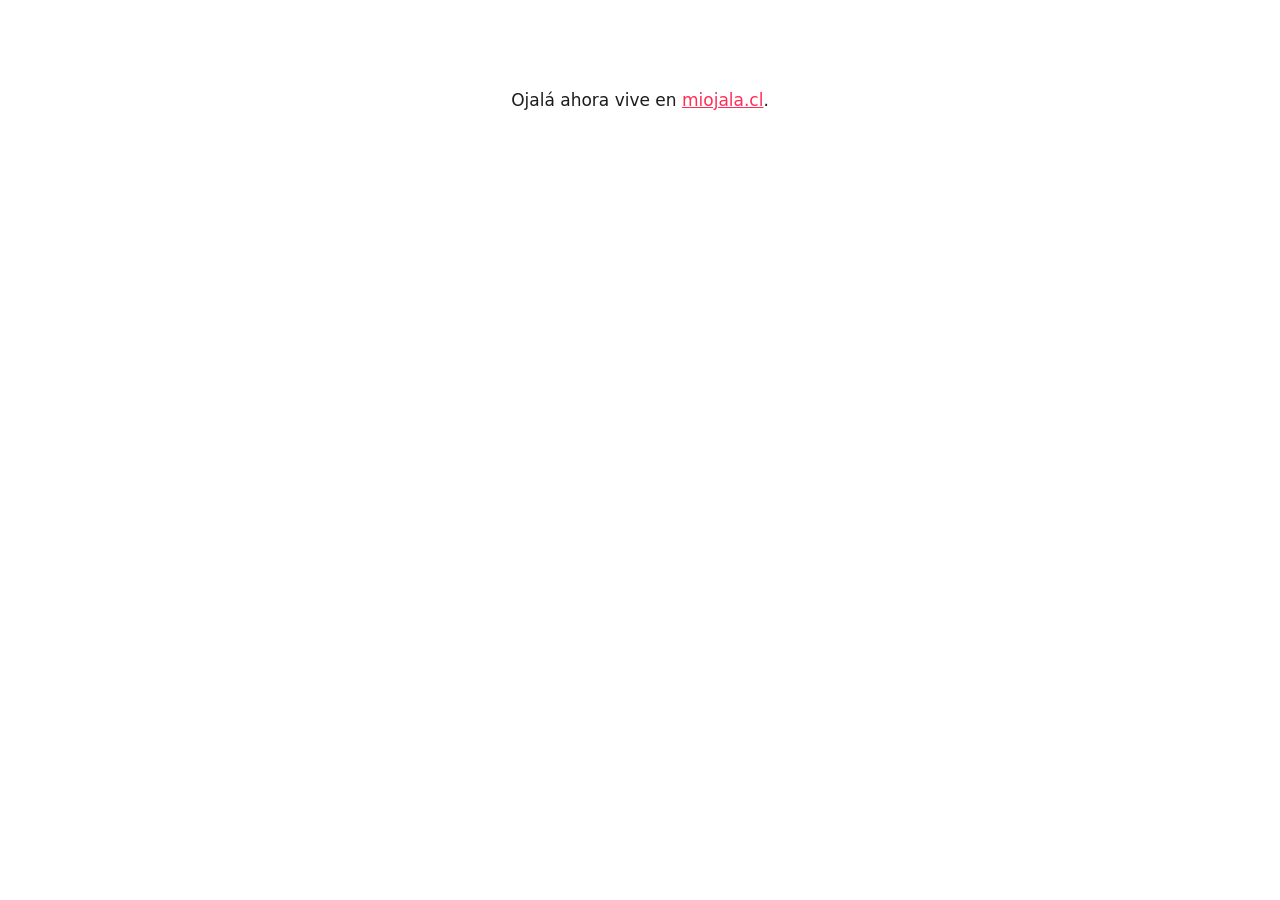
<file: ojala/index.html>
<!doctype html>
<html lang="es">
<head>
  <meta charset="utf-8">
  <!-- Puente de estebi-jr.github.io/ojala/ a https://miojala.cl (oct 2026).
       Script copiado tal cual del inicio de index.html de la app: redirige conservando ruta y ?parámetros
       y lleva una vez, por el #hash, lo guardado en este navegador (ojala.*.v1). No editar sin revisar la app. -->
  <script>
    // Mudanza a miojala.cl (oct 2026). Corre antes que todo; no toca el formato de ojala.*.v1.
    // · En estebi-jr.github.io/ojala (hosting anterior): lleva lo que este navegador guardó (llaves para editar,
    //   reservas propias, listas visitadas, tema) a miojala.cl por el #hash, que nunca llega a un servidor, y
    //   redirige conservando la ruta (#/l/…, #/admin/…) y los ?parámetros. Lo envía una vez; «#/traer»
    //   (botón de Ajustes) lo fuerza. Nada se borra del dominio viejo (sirve para volver atrás).
    // · En miojala.cl: recibe esos datos, agrega solo lo que falta (no pisa nada) y limpia la URL.
    // · En <proyecto>.pages.dev o www: manda a miojala.cl (un solo origen = un solo almacenamiento).
    (function () {
      var NEW = 'https://miojala.cl/', OLD = 'estebi-jr.github.io', TAG = '#ojala-traspaso=', SENT = 'ojala.puente.v1';
      var KEYS = ['ojala.keys.v1', 'ojala.claims.v1', 'ojala.visited.v1', 'ojala.prefs.v1'];
      var host = location.hostname, ls = null;
      try { ls = window.localStorage; } catch (e) {}
      function leave(hash) {
        window.__ojalaPuente = true;
        document.documentElement.style.visibility = 'hidden';
        location.replace(NEW + location.search + hash);
      }
      function sig(s) { var h = 5381; for (var i = 0; i < s.length; i++) h = ((h << 5) + h + s.charCodeAt(i)) | 0; return s.length + ':' + h; }
      function read(k, fb) { try { var v = JSON.parse(ls.getItem(k)); return v == null ? fb : v; } catch (e) { return fb; } }
      function isObj(v) { return !!v && typeof v === 'object' && !Array.isArray(v); }

      if (host === OLD) {
        var hash = location.hash, force = hash === '#/traer', data = {}, any = false, payload = '';
        if (force) hash = '#/ajustes';
        try {
          for (var i = 0; i < KEYS.length; i++) { var v = ls.getItem(KEYS[i]); if (v) { data[KEYS[i]] = v; any = true; } }
          if (any) {
            var json = JSON.stringify(data), s = sig(json);
            if (force || ls.getItem(SENT) !== s) {
              payload = btoa(unescape(encodeURIComponent(json))).replace(/\+/g, '-').replace(/\//g, '_').replace(/=+$/, '');
              ls.setItem(SENT, s);
            }
          }
        } catch (e) {}
        leave(payload || force ? TAG + payload + '&volver=' + encodeURIComponent(hash) : hash);
        return;
      }
      if (/^[^.]+\.pages\.dev$/.test(host) || host === 'www.miojala.cl') { leave(location.hash); return; }

      if (location.hash.indexOf(TAG) !== 0) return;
      var rest = location.hash.slice(TAG.length), at = rest.indexOf('&volver=');
      var enc = at < 0 ? rest : rest.slice(0, at), back = '', added = 0;
      try { back = at < 0 ? '' : decodeURIComponent(rest.slice(at + 8)); } catch (e) {}
      if (back.charAt(0) !== '#') back = '';
      try {
        var ref = document.referrer;
        if (enc && ls && (!ref || ref.indexOf('https://' + OLD + '/') === 0)) {
          var d = JSON.parse(decodeURIComponent(escape(atob(enc.replace(/-/g, '+').replace(/_/g, '/')))));
          if (isObj(d)) {
            ['ojala.keys.v1', 'ojala.claims.v1', 'ojala.prefs.v1'].forEach(function (k) {
              var inc = null;
              try { inc = typeof d[k] === 'string' ? JSON.parse(d[k]) : null; } catch (e) {}
              if (!isObj(inc)) return;
              var cur = read(k, {}), changed = false;
              if (!isObj(cur)) cur = {};
              for (var id in inc) {
                if (!Object.prototype.hasOwnProperty.call(inc, id) || id in cur) continue;
                var val = inc[id];
                if (k === 'ojala.keys.v1' && !(isObj(val) && typeof val.slug === 'string' && typeof val.token === 'string')) continue;
                if (k === 'ojala.claims.v1' && typeof val !== 'string') continue;
                if (k === 'ojala.keys.v1') added++;
                cur[id] = val; changed = true;
              }
              if (changed) ls.setItem(k, JSON.stringify(cur));
            });
            var vin = null;
            try { vin = typeof d['ojala.visited.v1'] === 'string' ? JSON.parse(d['ojala.visited.v1']) : null; } catch (e) {}
            if (Array.isArray(vin)) {
              var vis = read('ojala.visited.v1', []), seen = {};
              if (!Array.isArray(vis)) vis = [];
              for (var j = 0; j < vis.length; j++) if (vis[j] && vis[j].slug) seen[vis[j].slug] = 1;
              var before = vis.length;
              for (var j2 = 0; j2 < vin.length; j2++) {
                var x = vin[j2];
                if (isObj(x) && typeof x.slug === 'string' && !seen[x.slug]) { seen[x.slug] = 1; vis.push(x); added++; }
              }
              if (vis.length !== before) {
                vis.sort(function (a, b) { return (b.at || 0) - (a.at || 0); });
                ls.setItem('ojala.visited.v1', JSON.stringify(vis.slice(0, 20)));
              }
            }
          }
        }
      } catch (e) {}
      if (back === '#/ajustes') { try { sessionStorage.setItem('ojala.traspaso', String(added)); } catch (e) {} }
      try { history.replaceState(null, '', location.pathname + location.search + back); } catch (e) { location.hash = back; }
    })();
  </script>
  <meta name="viewport" content="width=device-width, initial-scale=1">
  <title>Ojalá · Tu lista de deseos</title>
  <meta name="robots" content="noindex">
  <link rel="canonical" href="https://miojala.cl/">
  <meta name="theme-color" content="#FF2D55">
  <meta property="og:type" content="website">
  <meta property="og:url" content="https://miojala.cl/">
  <meta property="og:site_name" content="Ojalá">
  <meta property="og:locale" content="es_CL">
  <meta property="og:title" content="Ojalá · Tu lista de deseos">
  <meta property="og:description" content="Pega links de cualquier tienda, compártela por WhatsApp y nadie repite regalos.">
  <meta property="og:image" content="https://miojala.cl/assets/og-image.png">
  <meta property="og:image:width" content="1200">
  <meta property="og:image:height" content="630">
  <meta name="twitter:card" content="summary_large_image">
  <link rel="icon" href="https://miojala.cl/favicon.ico" sizes="48x48">
  <style>body{font:17px/1.4 -apple-system,system-ui,sans-serif;text-align:center;padding:64px 16px;color:#1c1c1e;background:#fff}a{color:#ff2d55}@media (prefers-color-scheme:dark){body{color:#f2f2f7;background:#000}}</style>
</head>
<body>
  <p>Ojalá ahora vive en <a href="https://miojala.cl/">miojala.cl</a>.</p>
</body>
</html>
</file>
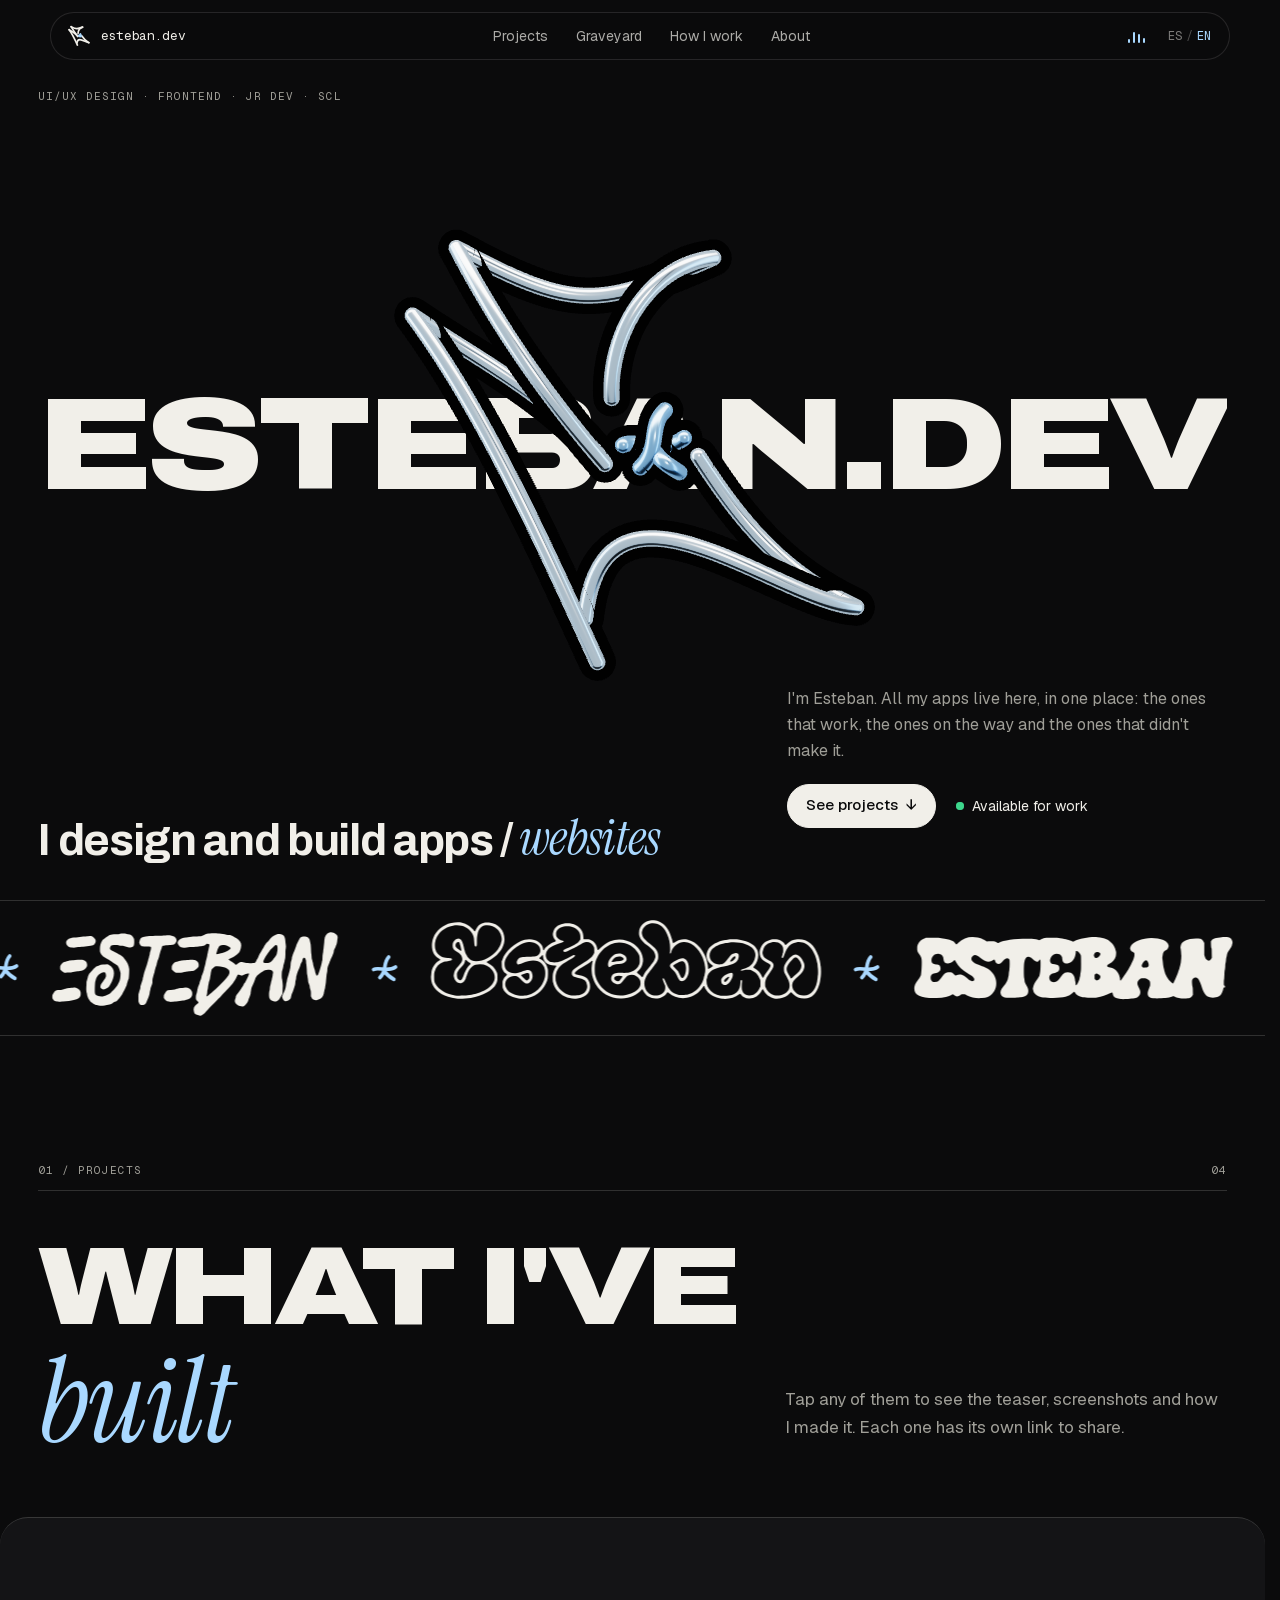
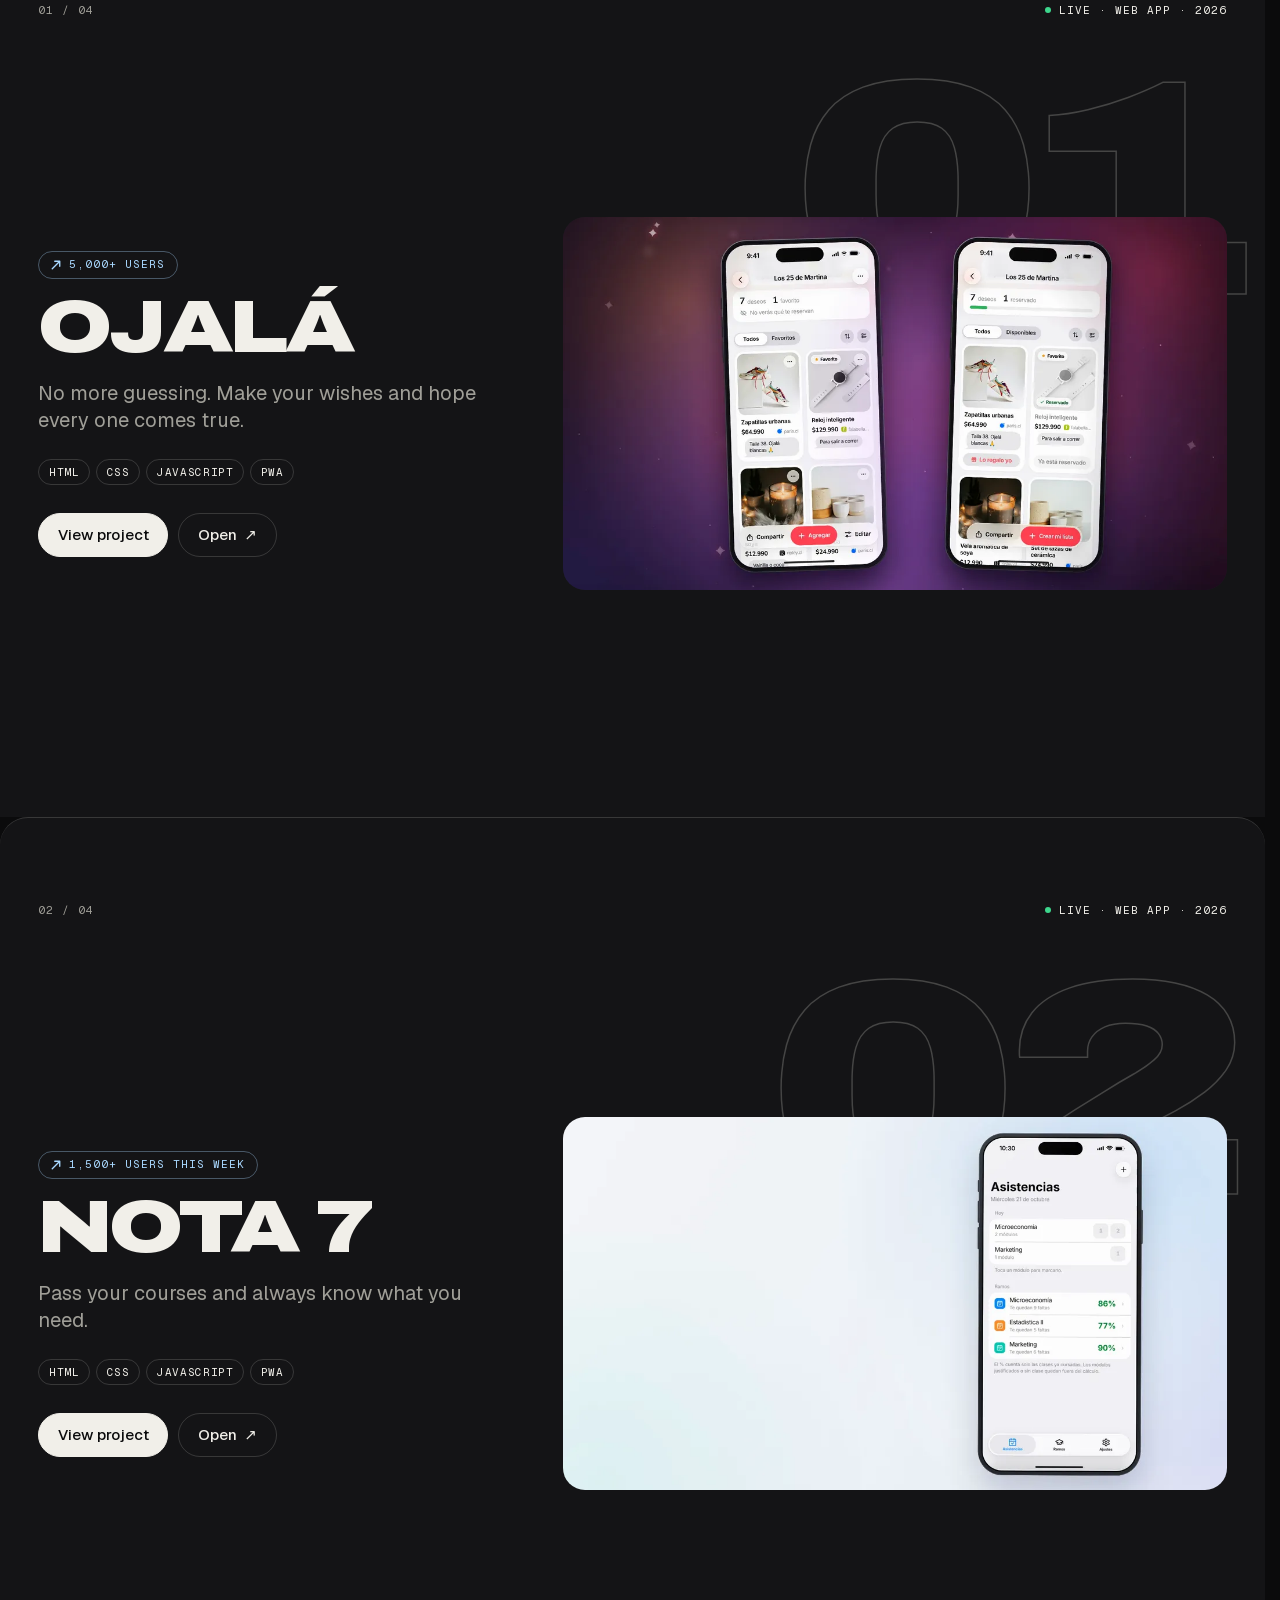
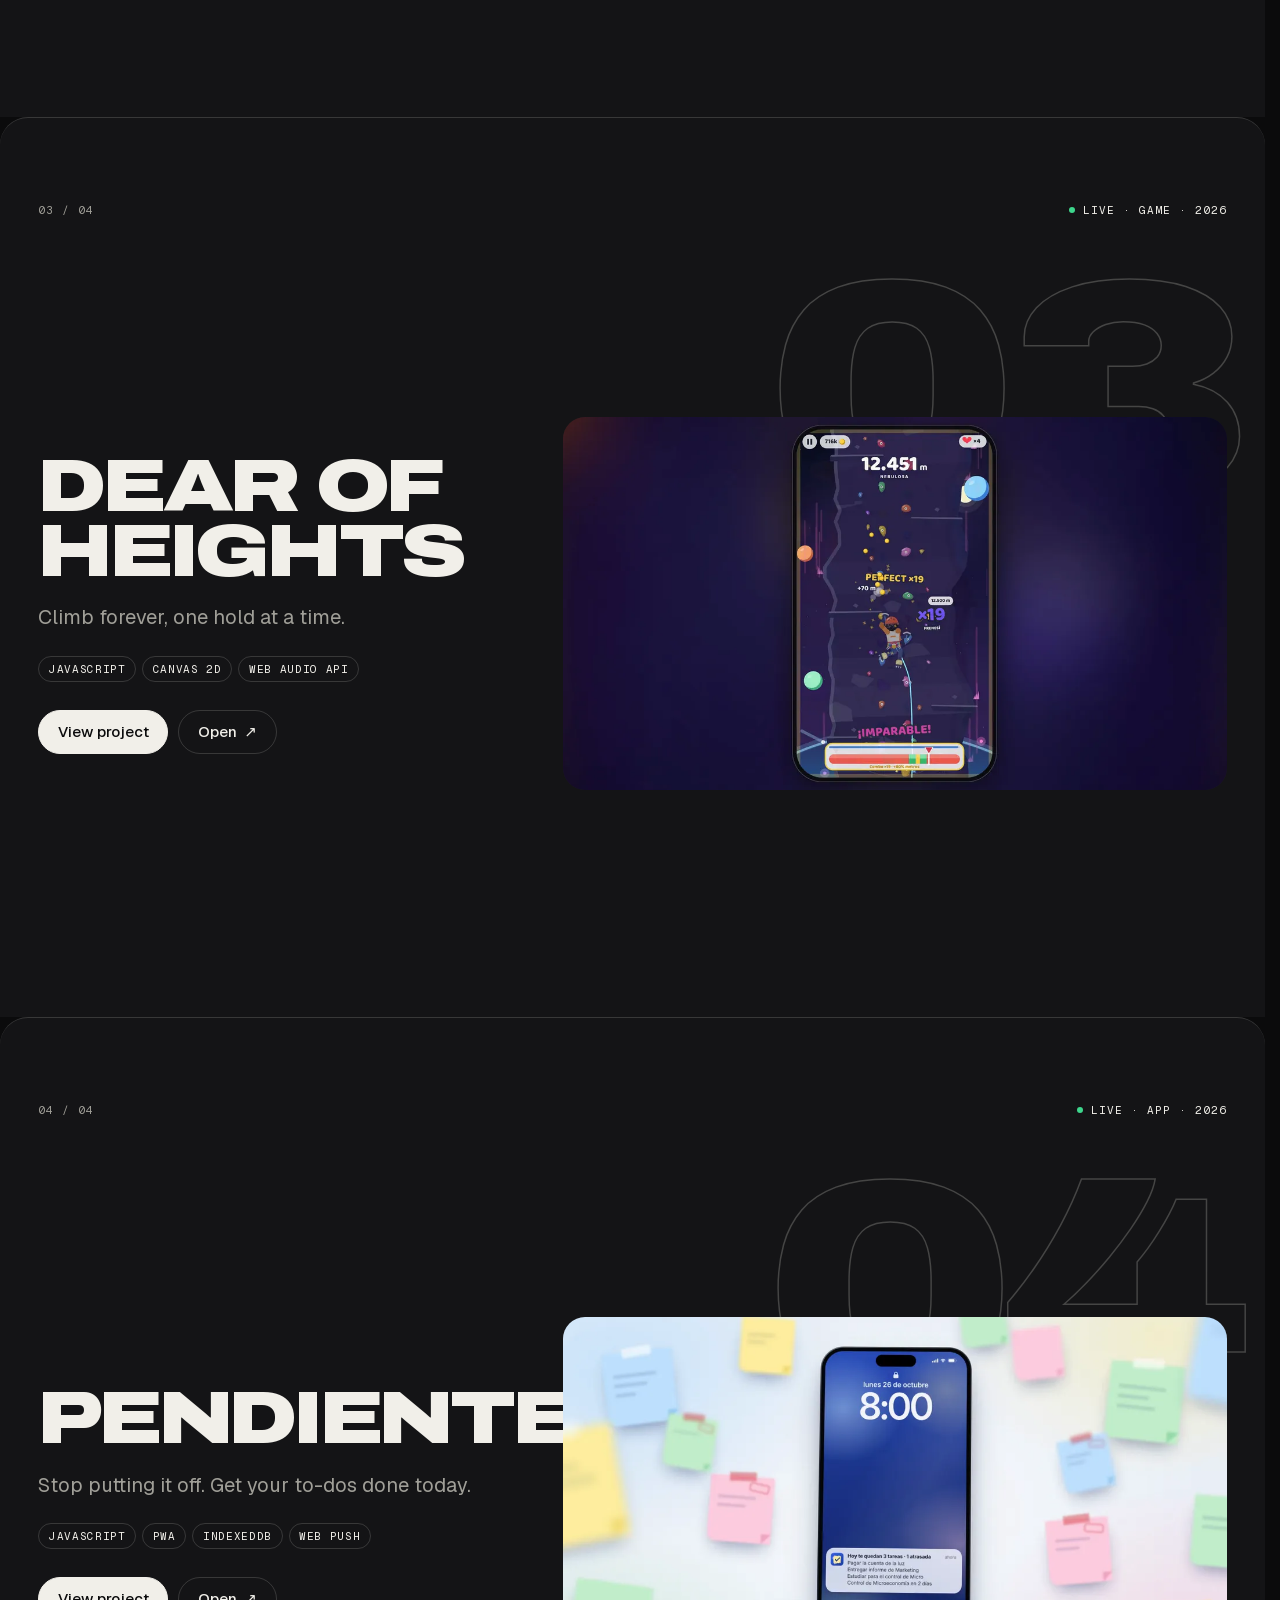
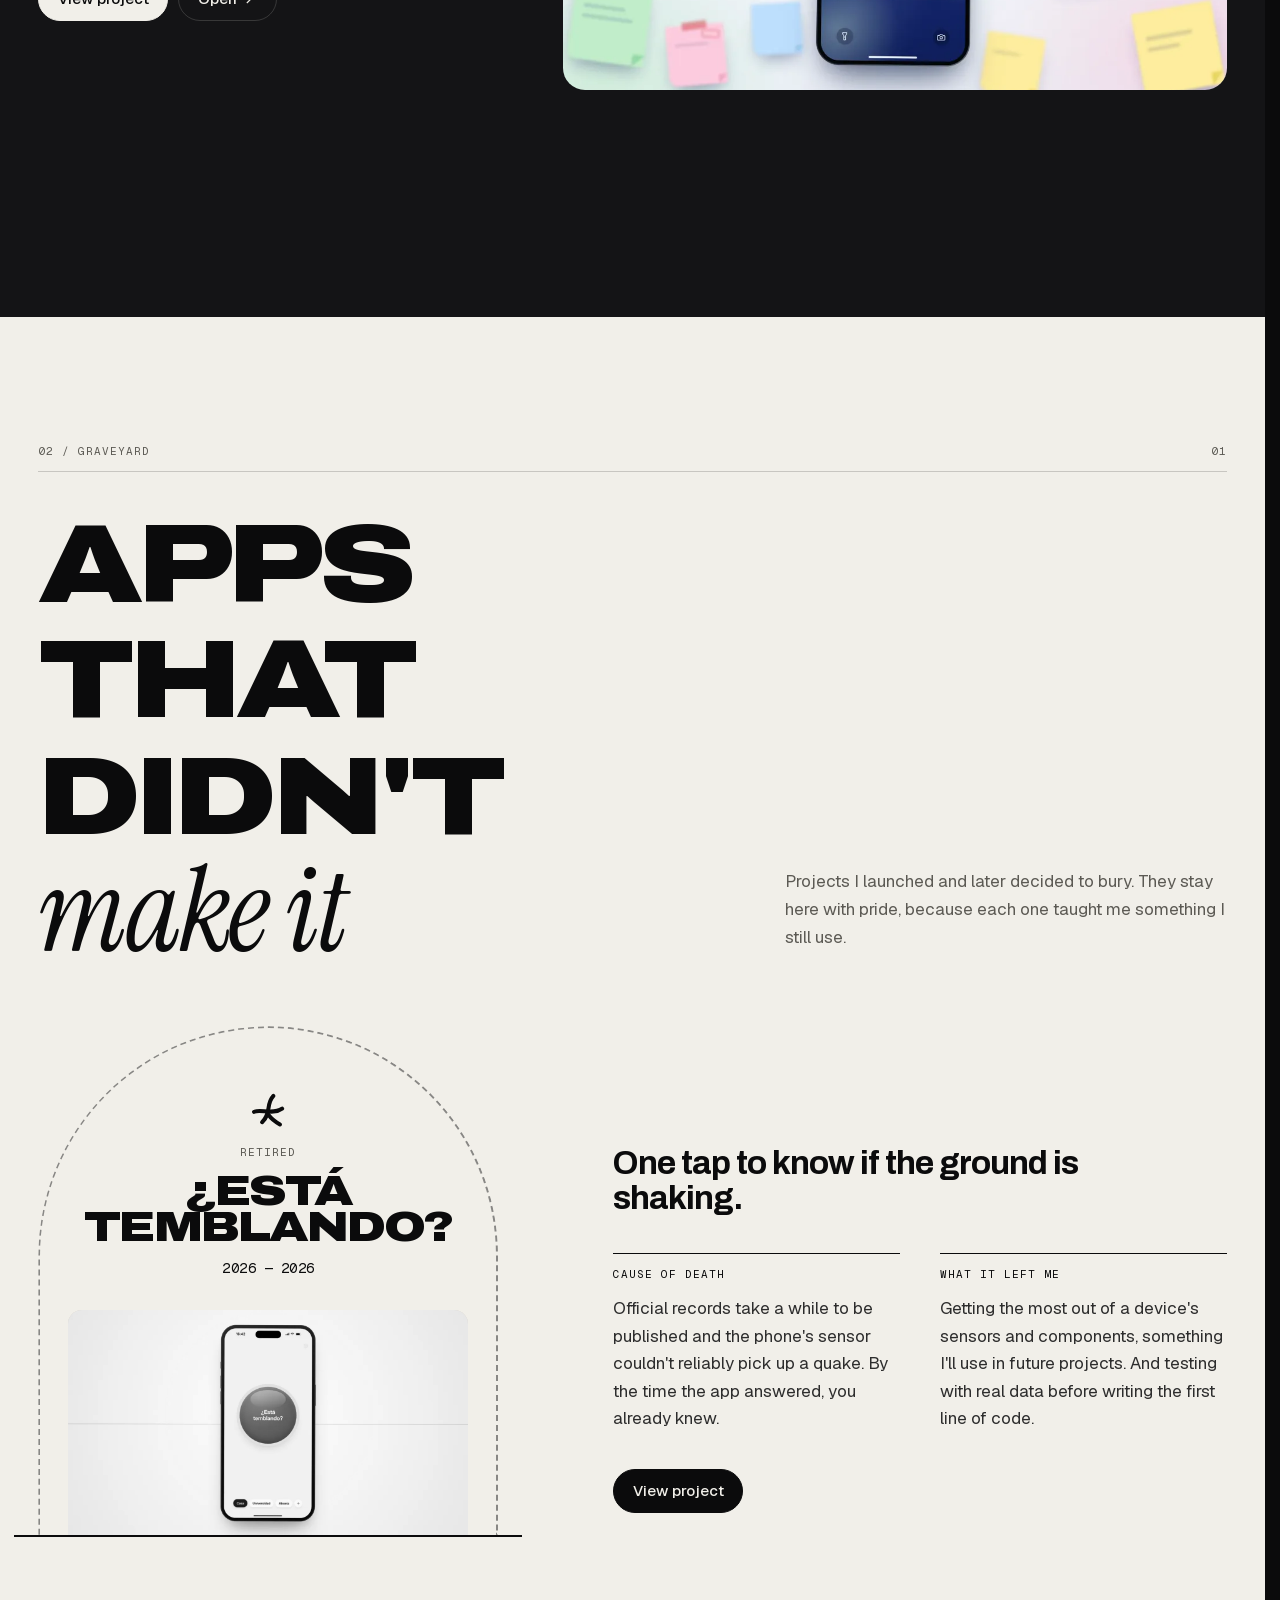
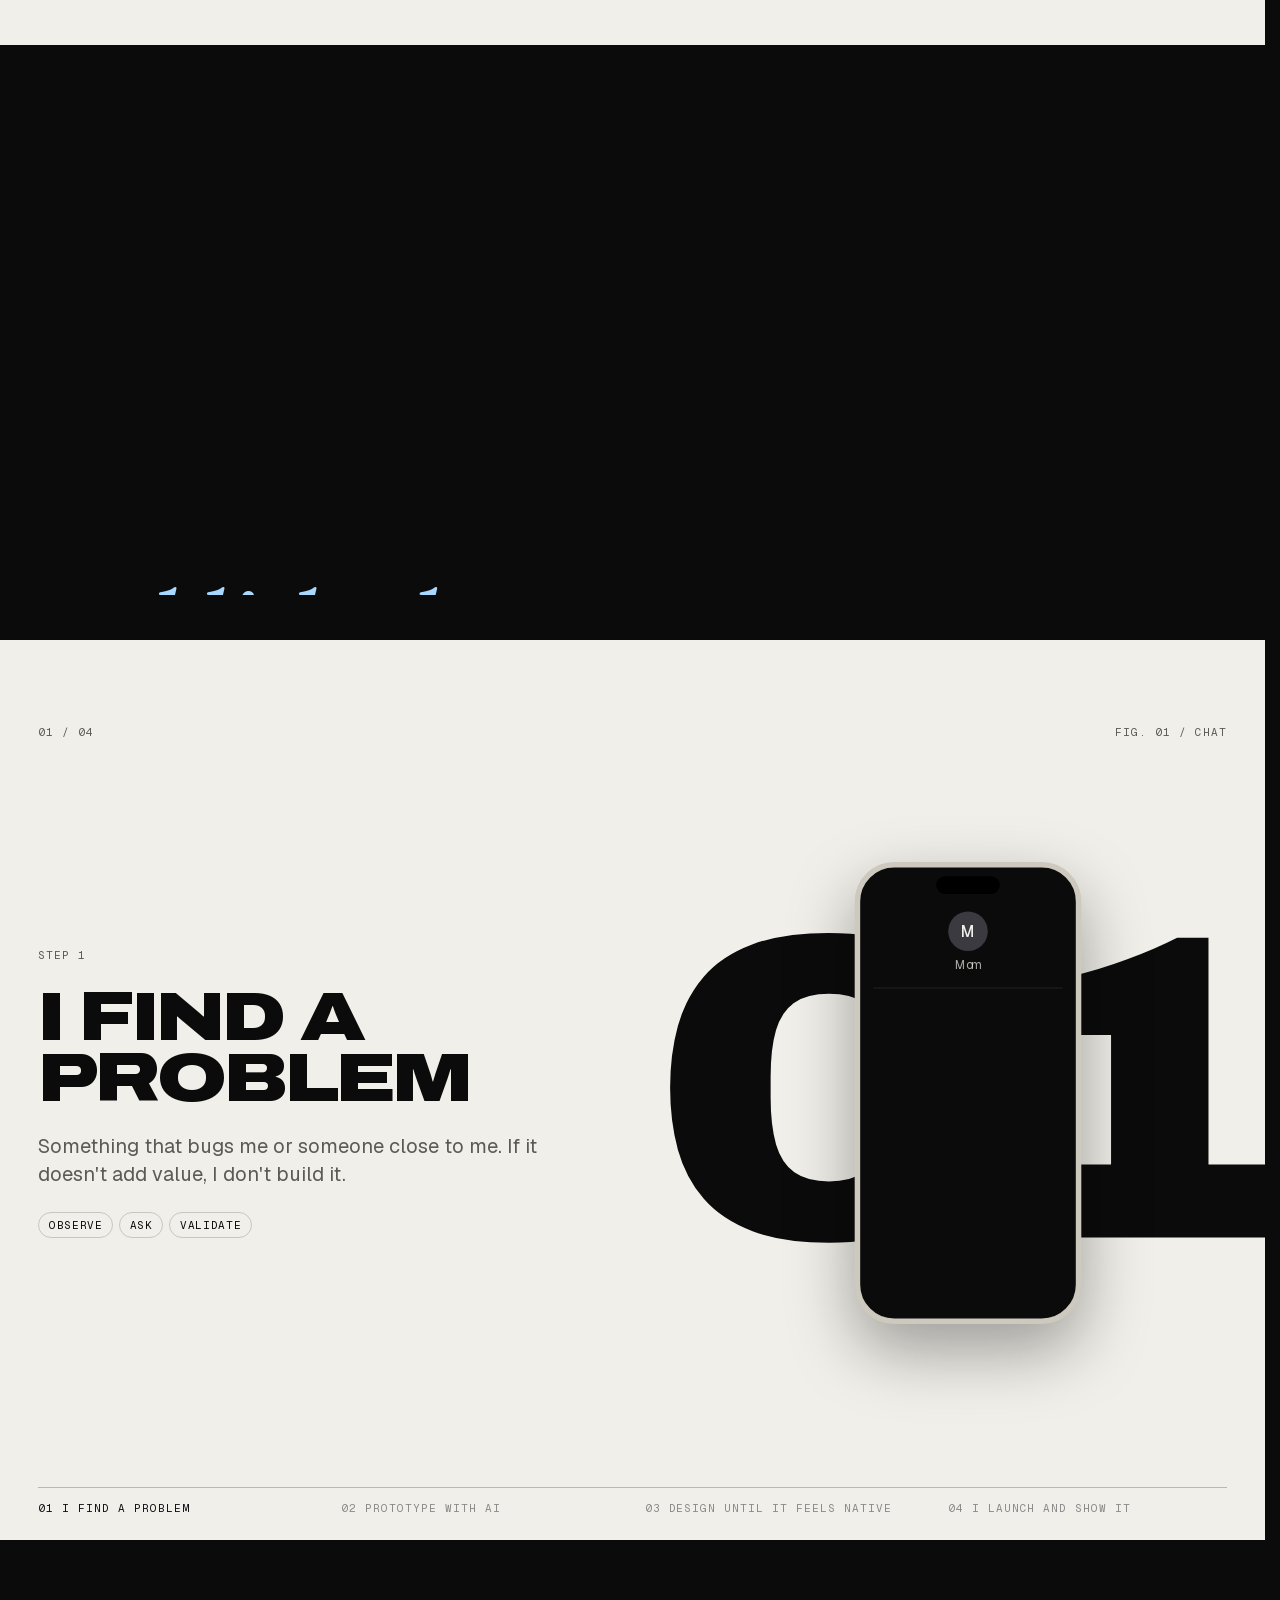
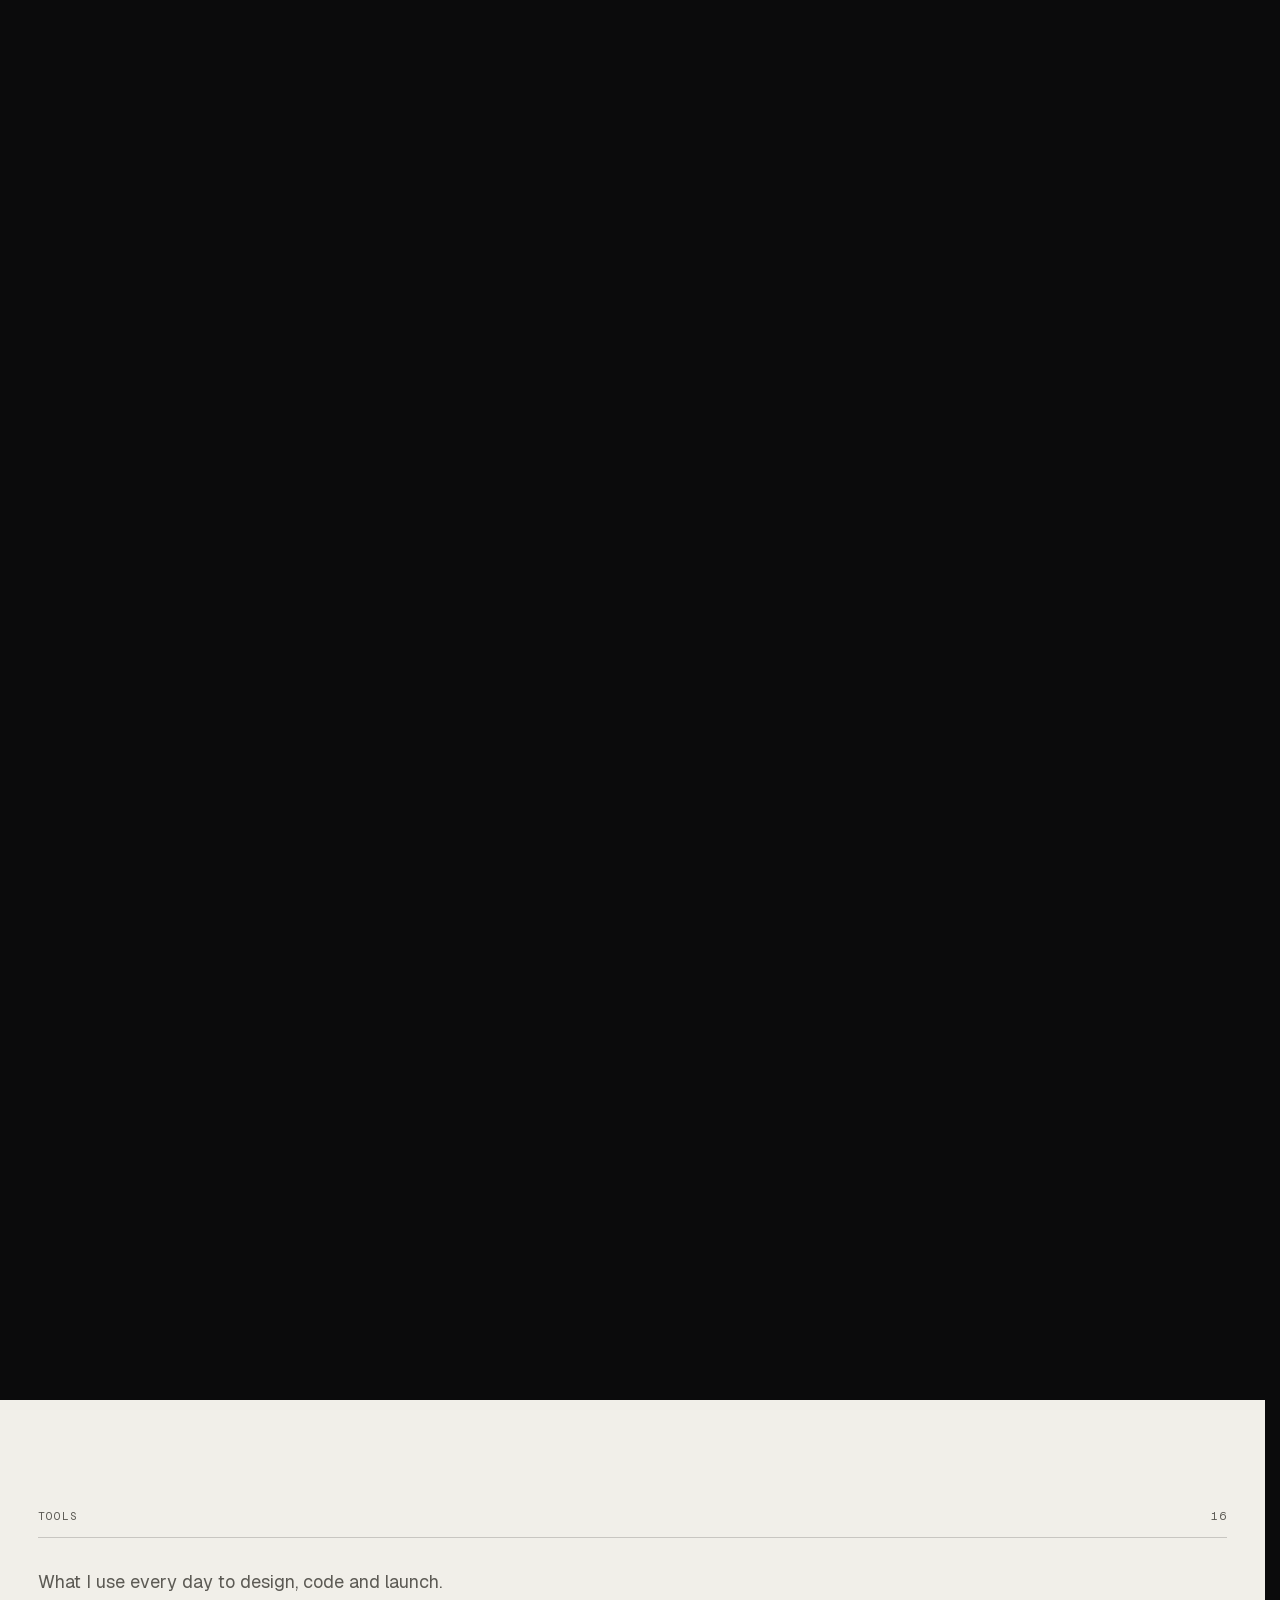
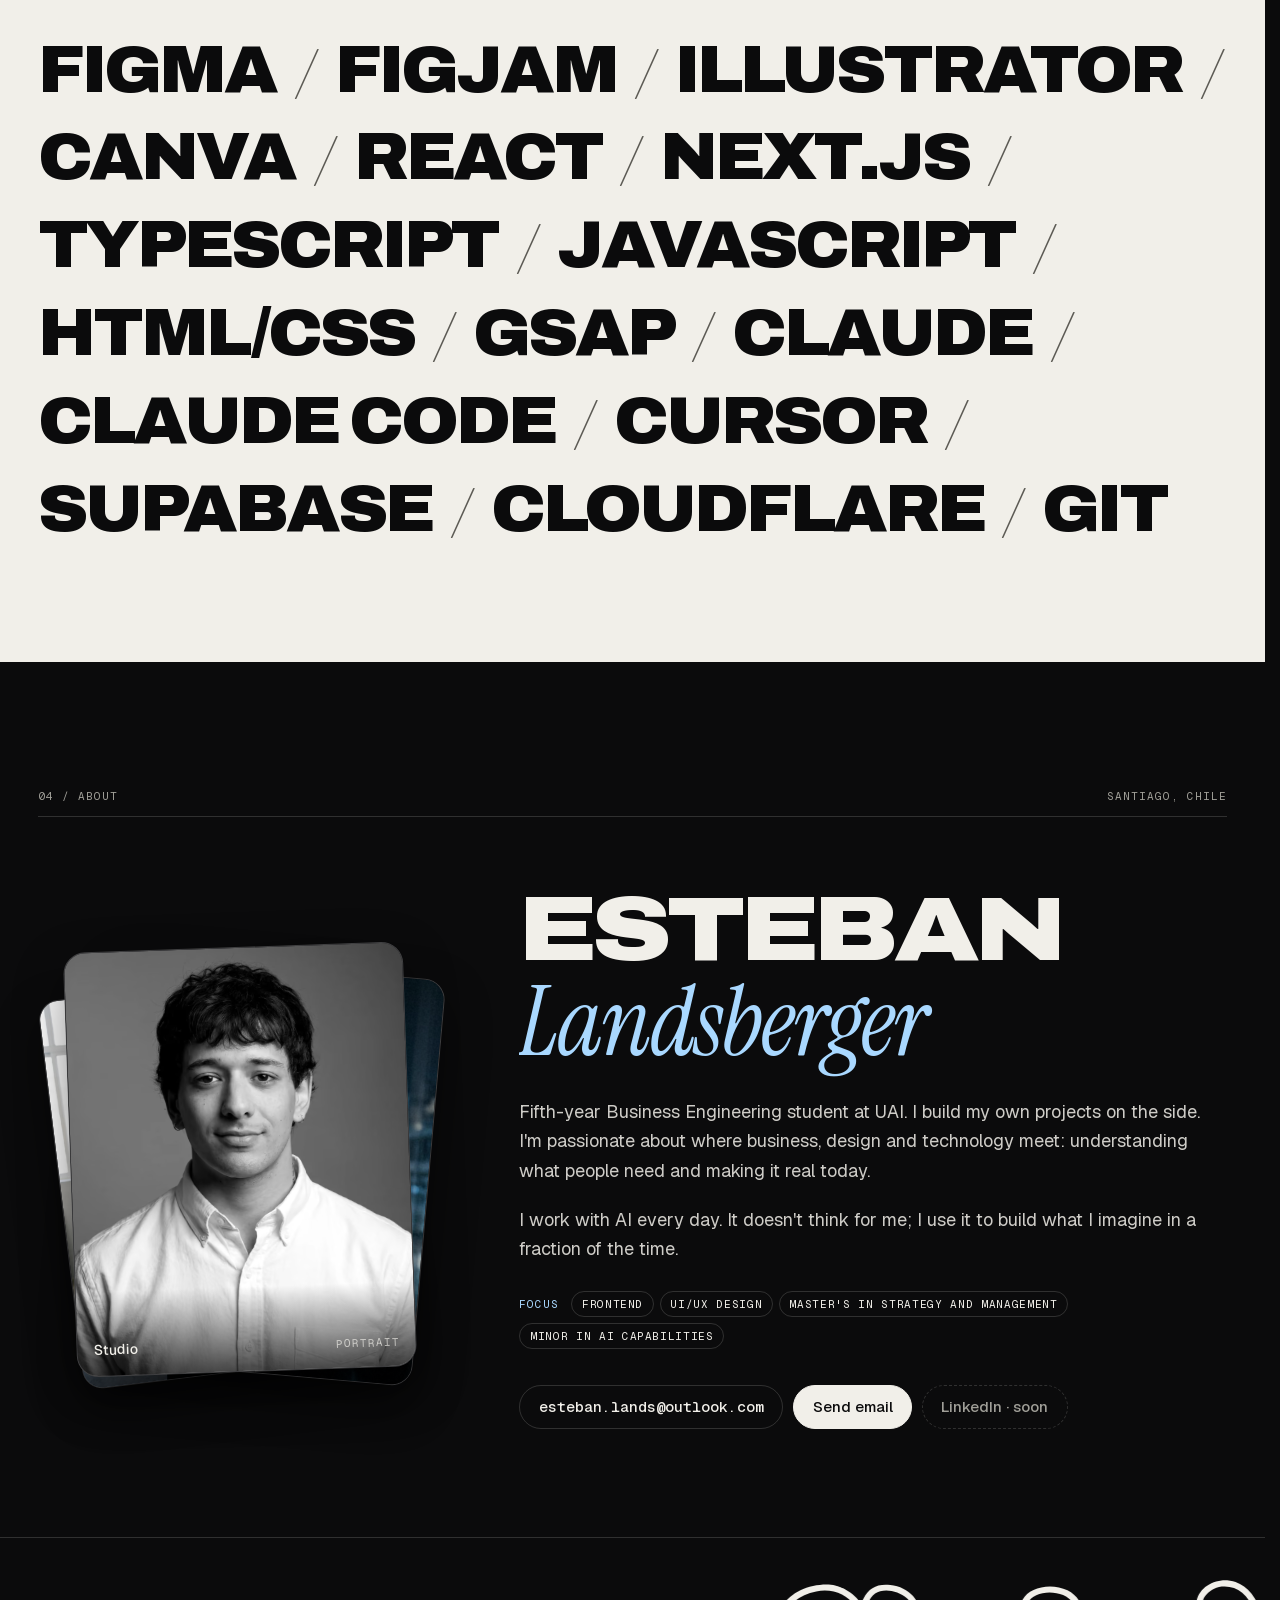
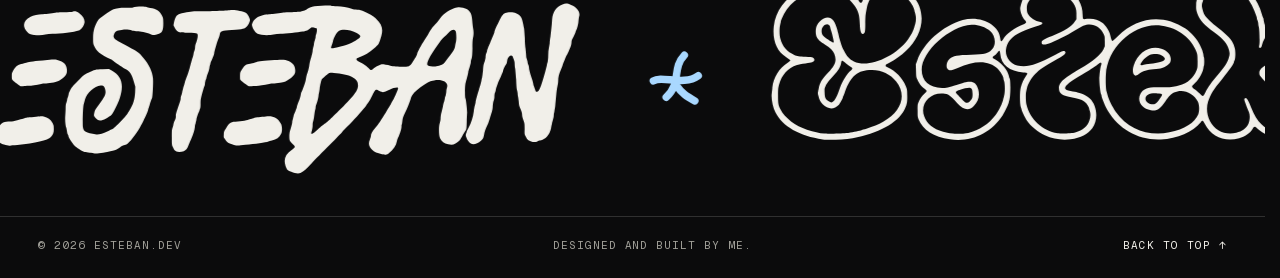
<file: v2/index.html>
<!DOCTYPE html><html lang="es" class="iX1fDW_variable oB0ipW_variable u8MhCG_variable Gb1_vG_variable antialiased"><head><meta charSet="utf-8"/><meta name="viewport" content="width=device-width, initial-scale=1"/><link rel="preload" href="/v2/_next/static/media/07a39a8a4660cc7c-s.p.0r6juujl39pe6.woff2" as="font" crossorigin="" type="font/woff2"/><link rel="preload" href="/v2/_next/static/media/605ce01b664af129-s.p.0wgildi0cnwt9.woff2" as="font" crossorigin="" type="font/woff2"/><link rel="preload" href="/v2/_next/static/media/db545dba463279ae-s.p.1cp9-4nby68jc.woff2" as="font" crossorigin="" type="font/woff2"/><link rel="preload" href="/v2/_next/static/media/e63b65bb308a9351-s.p.3j3877k49yy0l.woff2" as="font" crossorigin="" type="font/woff2"/><link rel="preload" as="image" href="/v2/icons/ojala.webp"/><link rel="stylesheet" href="/v2/_next/static/chunks/17--k99j7yhg-.css" data-precedence="next"/><link rel="preload" as="script" fetchPriority="low" href="/v2/_next/static/chunks/3zo9oht21kklo.js"/><script src="/v2/_next/static/chunks/0sw0ayndotghz.js" async=""></script><script src="/v2/_next/static/chunks/2hhghwdaxv3-r.js" async=""></script><script src="/v2/_next/static/chunks/turbopack-44fkvs-v0l5ue.js" async=""></script><script src="/v2/_next/static/chunks/1kf2ji9g3r3wa.js" async=""></script><script src="/v2/_next/static/chunks/44ycs19ynykfu.js" async=""></script><script src="/v2/_next/static/chunks/02qzp8ow654v1.js" async=""></script><script src="/v2/_next/static/chunks/27_72o_42i4f1.js" async=""></script><script src="/v2/_next/static/chunks/10cqckd_6rhng.js" async=""></script><meta name="next-size-adjust" content=""/><meta http-equiv="Content-Security-Policy" content="default-src &#x27;self&#x27;; script-src &#x27;self&#x27; &#x27;unsafe-inline&#x27;; style-src &#x27;self&#x27; &#x27;unsafe-inline&#x27;; img-src &#x27;self&#x27; blob: data:; media-src &#x27;self&#x27; blob:; font-src &#x27;self&#x27;; connect-src &#x27;self&#x27;; worker-src &#x27;self&#x27; blob:; frame-src &#x27;none&#x27;; object-src &#x27;none&#x27;; base-uri &#x27;self&#x27;; form-action &#x27;self&#x27;; upgrade-insecure-requests"/><meta name="referrer" content="strict-origin-when-cross-origin"/><meta name="theme-color" content="#0b0b0c"/><meta name="color-scheme" content="dark"/><title>Portafolio de Esteban</title><meta name="description" content="Apps y sitios web que diseño y construyo. Todos mis proyectos en un solo lugar."/><meta name="robots" content="noindex, nofollow"/><link rel="canonical" href="https://estebi-jr.github.io/v2/"/><meta property="og:title" content="Esteban · apps / sitios web"/><meta property="og:description" content="Apps y sitios web que diseño y construyo. Todos mis proyectos en un solo lugar."/><meta property="og:url" content="https://estebi-jr.github.io/v2/"/><meta property="og:locale" content="es_CL"/><meta property="og:image" content="https://estebi-jr.github.io/v2/opengraph-image.png?opengraph-image.3jrq5q57jc_l3.png"/><meta property="og:image:type" content="image/png"/><meta property="og:image:width" content="1200"/><meta property="og:image:height" content="630"/><meta property="og:type" content="website"/><meta name="twitter:card" content="summary_large_image"/><meta name="twitter:title" content="Esteban · apps / sitios web"/><meta name="twitter:description" content="Apps y sitios web que diseño y construyo. Todos mis proyectos en un solo lugar."/><meta name="twitter:image" content="https://estebi-jr.github.io/v2/opengraph-image.png?opengraph-image.3jrq5q57jc_l3.png"/><meta name="twitter:image:type" content="image/png"/><meta name="twitter:image:width" content="1200"/><meta name="twitter:image:height" content="630"/><link rel="icon" href="/v2/icon.svg?icon.1bbaiwiyf-wse.svg" sizes="any" type="image/svg+xml"/><link rel="apple-touch-icon" href="/v2/apple-icon.png?apple-icon.16s18gfb2sdyz.png" sizes="180x180" type="image/png"/><script>if(location.hash.indexOf('#/')===0)location.replace('https://miojala.cl/'+location.search+location.hash);</script><script src="/v2/_next/static/chunks/0cz1d0mv5g_q7.js" noModule=""></script></head><body class="theme-ink min-h-svh"><div hidden=""><!--$--><!--/$--></div><noscript><style>.loader{display:none!important}[data-intro]{visibility:visible!important}</style></noscript><div class="loader" role="status" aria-label="Cargando"><div data-loader-bg="true" class="loader-bg"></div><div class="logo-slot" data-loader-logo="true"><svg viewBox="0 0 800 800" class="loader-ghost absolute inset-0 size-full overflow-visible" fill="none" stroke="var(--bone)" stroke-width="24" stroke-linecap="round" aria-hidden="true"><path d="M368.5,313.2 C364.9,222.8 426.4,123.7 519.5,104.2"></path><path d="M519.5,104.2 C345.3,173.2 309.8,177.3 136.5,88.2"></path><path d="M136.5,88.2 C203.9,210.3 267.7,306 358.5,411.2"></path><path d="M358.5,411.2 C297.1,319.2 164,249 71.5,189.2"></path><path d="M71.5,189.2 C184.9,339 271.6,530.8 347.5,703.2"></path><path d="M329.5,639.2 C357.8,390.4 607.5,612.7 728.5,622.2"></path><path d="M728.5,622.2 C621.7,570.4 561.2,496.9 496.5,399.2"></path><path d="M447.4,331.5 C421.9,358.4 442.3,386.9 410.9,416.2"></path><path d="M385.1,383.1 C401.9,371.9 446.6,393.9 475.5,372.7"></path><path d="M431.7,392.7 C442.8,408.8 451.9,414.2 468.6,423.5"></path></svg><svg viewBox="0 0 800 800" class="absolute inset-0 size-full overflow-visible" fill="none" stroke-width="24" stroke-linecap="round" aria-hidden="true"><path d="M368.5,313.2 C364.9,222.8 426.4,123.7 519.5,104.2" pathLength="1" data-stroke="e" stroke="var(--bone)" style="opacity:0"></path><path d="M519.5,104.2 C345.3,173.2 309.8,177.3 136.5,88.2" pathLength="1" data-stroke="e" stroke="var(--bone)" style="opacity:0"></path><path d="M136.5,88.2 C203.9,210.3 267.7,306 358.5,411.2" pathLength="1" data-stroke="e" stroke="var(--bone)" style="opacity:0"></path><path d="M358.5,411.2 C297.1,319.2 164,249 71.5,189.2" pathLength="1" data-stroke="e" stroke="var(--bone)" style="opacity:0"></path><path d="M71.5,189.2 C184.9,339 271.6,530.8 347.5,703.2" pathLength="1" data-stroke="e" stroke="var(--bone)" style="opacity:0"></path><path d="M329.5,639.2 C357.8,390.4 607.5,612.7 728.5,622.2" pathLength="1" data-stroke="e" stroke="var(--bone)" style="opacity:0"></path><path d="M728.5,622.2 C621.7,570.4 561.2,496.9 496.5,399.2" pathLength="1" data-stroke="e" stroke="var(--bone)" style="opacity:0"></path><path d="M447.4,331.5 C421.9,358.4 442.3,386.9 410.9,416.2" pathLength="1" data-stroke="star" stroke="var(--ice)" style="opacity:0"></path><path d="M385.1,383.1 C401.9,371.9 446.6,393.9 475.5,372.7" pathLength="1" data-stroke="star" stroke="var(--ice)" style="opacity:0"></path><path d="M431.7,392.7 C442.8,408.8 451.9,414.2 468.6,423.5" pathLength="1" data-stroke="star" stroke="var(--ice)" style="opacity:0"></path></svg></div><div data-loader-ui="true" class="label absolute inset-x-0 bottom-0 flex items-end justify-between p-[var(--gutter)] text-bone"><span>esteban.dev</span><span class="text-[#a09f98]">Cargando<!-- --> <span class="text-bone tabular-nums">000</span></span></div></div><a href="#contenido" class="fixed top-3 left-3 z-[95] -translate-y-24 rounded-full bg-bone px-4 py-2 text-sm font-medium text-ink focus:translate-y-0">Saltar al contenido</a><header class="fixed inset-x-0 top-0 z-50 flex justify-center px-3 pt-3" style="view-transition-name:site-header;transform:translateY(-140%)"><div class="flex h-12 w-full max-w-[1180px] items-center justify-between gap-2 rounded-full border border-bone/12 bg-ink/70 pr-1.5 pl-4 text-bone backdrop-blur-xl"><a href="#top" aria-label="esteban.dev · Inicio" class="flex items-center gap-2.5"><svg viewBox="0 0 800 800" class="size-6" fill="none" stroke="currentColor" stroke-width="56" stroke-linecap="round" stroke-linejoin="round" aria-hidden="true"><path d="M368.5,313.2 C364.9,222.8 426.4,123.7 519.5,104.2"></path><path d="M519.5,104.2 C345.3,173.2 309.8,177.3 136.5,88.2"></path><path d="M136.5,88.2 C203.9,210.3 267.7,306 358.5,411.2"></path><path d="M358.5,411.2 C297.1,319.2 164,249 71.5,189.2"></path><path d="M71.5,189.2 C184.9,339 271.6,530.8 347.5,703.2"></path><path d="M329.5,639.2 C357.8,390.4 607.5,612.7 728.5,622.2"></path><path d="M728.5,622.2 C621.7,570.4 561.2,496.9 496.5,399.2"></path><path d="M447.4,331.5 C421.9,358.4 442.3,386.9 410.9,416.2" class="text-ice"></path><path d="M385.1,383.1 C401.9,371.9 446.6,393.9 475.5,372.7" class="text-ice"></path><path d="M431.7,392.7 C442.8,408.8 451.9,414.2 468.6,423.5" class="text-ice"></path></svg><span class="font-mono text-[13px] tracking-tight">esteban.dev</span></a><nav aria-label="Secciones" class="hidden items-center md:flex"><a href="#proyectos" class="group relative rounded-full px-3.5 py-2 text-sm text-bone/70 transition-colors hover:text-bone aria-[current]:text-bone">Proyectos<span class="absolute bottom-0.5 left-1/2 size-1 -translate-x-1/2 scale-0 rounded-full bg-ice transition-transform duration-300 group-aria-[current]:scale-100"></span></a><a href="#cementerio" class="group relative rounded-full px-3.5 py-2 text-sm text-bone/70 transition-colors hover:text-bone aria-[current]:text-bone">Cementerio<span class="absolute bottom-0.5 left-1/2 size-1 -translate-x-1/2 scale-0 rounded-full bg-ice transition-transform duration-300 group-aria-[current]:scale-100"></span></a><a href="#proceso" class="group relative rounded-full px-3.5 py-2 text-sm text-bone/70 transition-colors hover:text-bone aria-[current]:text-bone">Cómo trabajo<span class="absolute bottom-0.5 left-1/2 size-1 -translate-x-1/2 scale-0 rounded-full bg-ice transition-transform duration-300 group-aria-[current]:scale-100"></span></a><a href="#yo" class="group relative rounded-full px-3.5 py-2 text-sm text-bone/70 transition-colors hover:text-bone aria-[current]:text-bone">Sobre mí<span class="absolute bottom-0.5 left-1/2 size-1 -translate-x-1/2 scale-0 rounded-full bg-ice transition-transform duration-300 group-aria-[current]:scale-100"></span></a></nav><div class="flex items-center gap-0.5"><button type="button" data-sfx="none" aria-pressed="true" aria-label="Sonido activado. Silenciar" class="grid size-9 place-items-center rounded-full transition-colors hover:bg-bone/10"><span class="flex h-3.5 items-end gap-[3px]" aria-hidden="true"><span class="w-[2px] rounded-full bg-ice"></span><span class="w-[2px] rounded-full bg-ice"></span><span class="w-[2px] rounded-full bg-ice"></span><span class="w-[2px] rounded-full bg-ice"></span></span></button><button type="button" aria-label="Idioma: español. Cambiar a inglés" class="flex h-9 items-center gap-1 rounded-full px-3 font-mono text-xs transition-colors hover:bg-bone/10"><span class="text-ice">ES</span><span class="text-bone/30">/</span><span class="text-bone/50">EN</span></button></div></div></header><main id="contenido"><div vt-update="none"><section id="top" class="theme-ink relative flex h-svh min-h-[620px] flex-col overflow-x-clip"><div class="label flex justify-between gap-6 px-[var(--gutter)] pt-[88px] text-dim"><span data-intro="true" data-hero-fade="true">UI/UX Design · Frontend · Jr Dev · SCL</span></div><div class="pointer-events-none absolute inset-x-[var(--gutter)] top-[var(--logo-y)] -translate-y-[52%] sm:-translate-y-[54%]"><p data-intro="true" aria-hidden="true" class="display text-[23vw] whitespace-nowrap select-none max-sm:leading-[0.84] sm:text-center sm:text-[15.6vw]"><span data-word="true" class="inline-block max-sm:block"><span data-word-a="true" class="inline-block max-sm:block max-sm:w-fit">Esteban</span><span data-word-b="true" class="inline-block max-sm:ml-auto max-sm:block max-sm:w-fit">.dev</span></span></p></div><div class="logo-slot pointer-events-none z-[45]" data-hero-logo="true"><div role="img" aria-label="Logo de Esteban: una E de graffiti con un asterisco al centro" class="size-full"></div></div><div class="mt-auto grid items-end gap-6 px-[var(--gutter)] pb-[max(88px,env(safe-area-inset-bottom))] md:grid-cols-[1.25fr_1fr] md:gap-10 md:pb-9"><h1 data-intro="true" data-hero-fade="true" class="font-display text-[clamp(1.7rem,3.5vw,3.4rem)] leading-[1.02] font-bold tracking-[-0.03em]">Diseño y construyo apps /<!-- --> <em class="serif-em text-[1.14em] whitespace-nowrap text-accent">sitios web</em></h1><div class="md:justify-self-end"><p data-intro="true" data-hero-fade="true" class="max-w-[40ch] text-[15px] leading-relaxed text-dim md:text-base">Soy Esteban. Acá están todas mis apps en un solo lugar: las que ya funcionan, las que vienen y las que no sobrevivieron.</p><div data-intro="true" data-hero-fade="true" class="mt-5 flex flex-wrap items-center gap-x-5 gap-y-3"><a href="#proyectos" class="btn btn-solid" data-cursor="Ver">Ver proyectos<span aria-hidden="true">↓</span></a><span class="flex items-center gap-2 text-sm"><span class="relative flex size-2"><span class="absolute inset-0 animate-ping rounded-full bg-live opacity-60 motion-reduce:hidden"></span><span class="relative size-2 rounded-full bg-live"></span></span>Disponible para desarrollo</span></div><p data-intro="true" data-hero-fade="true" class="label mt-5 text-dim">4 proyectos · 1 en el cementerio</p></div></div></section><div aria-hidden="true" class="flex items-center overflow-hidden theme-ink border-y border-line" style="--b:clamp(30px, 4.4vw, 62px);height:calc(var(--b) * 1.910 + var(--b) * 0.5)"><div class="flex w-max shrink-0 items-center"><div data-tag="true" class="flex shrink-0 items-center will-change-transform"><span class="tag-mask" style="--src:url(/v2/brand/tags/tag-01.svg);height:calc(var(--b) / 0.6506);aspect-ratio:3.3396;translate:0 calc(var(--b) / 0.6506 * 0.0613)"></span><svg viewBox="372 319 116 116" class="mx-[calc(var(--b)*0.55)] size-[calc(var(--b)*0.5)] shrink-0 text-accent" fill="none" stroke="currentColor" stroke-width="15" stroke-linecap="round" aria-hidden="true"><path d="M447.4,331.5 C421.9,358.4 442.3,386.9 410.9,416.2"></path><path d="M385.1,383.1 C401.9,371.9 446.6,393.9 475.5,372.7"></path><path d="M431.7,392.7 C442.8,408.8 451.9,414.2 468.6,423.5"></path></svg></div><div data-tag="true" class="flex shrink-0 items-center will-change-transform"><span class="tag-mask" style="--src:url(/v2/brand/tags/tag-03.svg);height:calc(var(--b) / 0.6898);aspect-ratio:4.8077;translate:0 calc(var(--b) / 0.6898 * -0.1043)"></span><svg viewBox="372 319 116 116" class="mx-[calc(var(--b)*0.55)] size-[calc(var(--b)*0.5)] shrink-0 text-accent" fill="none" stroke="currentColor" stroke-width="15" stroke-linecap="round" aria-hidden="true"><path d="M447.4,331.5 C421.9,358.4 442.3,386.9 410.9,416.2"></path><path d="M385.1,383.1 C401.9,371.9 446.6,393.9 475.5,372.7"></path><path d="M431.7,392.7 C442.8,408.8 451.9,414.2 468.6,423.5"></path></svg></div><div data-tag="true" class="flex shrink-0 items-center will-change-transform"><span class="tag-mask" style="--src:url(/v2/brand/tags/tag-07.svg);height:calc(var(--b) / 0.8579);aspect-ratio:4.9099;translate:0 calc(var(--b) / 0.8579 * 0.0000)"></span><svg viewBox="372 319 116 116" class="mx-[calc(var(--b)*0.55)] size-[calc(var(--b)*0.5)] shrink-0 text-accent" fill="none" stroke="currentColor" stroke-width="15" stroke-linecap="round" aria-hidden="true"><path d="M447.4,331.5 C421.9,358.4 442.3,386.9 410.9,416.2"></path><path d="M385.1,383.1 C401.9,371.9 446.6,393.9 475.5,372.7"></path><path d="M431.7,392.7 C442.8,408.8 451.9,414.2 468.6,423.5"></path></svg></div><div data-tag="true" class="flex shrink-0 items-center will-change-transform"><span class="tag-mask" style="--src:url(/v2/brand/tags/tag-02.svg);height:calc(var(--b) / 0.6387);aspect-ratio:2.2917;translate:0 calc(var(--b) / 0.6387 * -0.0331)"></span><svg viewBox="372 319 116 116" class="mx-[calc(var(--b)*0.55)] size-[calc(var(--b)*0.5)] shrink-0 text-accent" fill="none" stroke="currentColor" stroke-width="15" stroke-linecap="round" aria-hidden="true"><path d="M447.4,331.5 C421.9,358.4 442.3,386.9 410.9,416.2"></path><path d="M385.1,383.1 C401.9,371.9 446.6,393.9 475.5,372.7"></path><path d="M431.7,392.7 C442.8,408.8 451.9,414.2 468.6,423.5"></path></svg></div><div data-tag="true" class="flex shrink-0 items-center will-change-transform"><span class="tag-mask" style="--src:url(/v2/brand/tags/tag-08.svg);height:calc(var(--b) / 0.8);aspect-ratio:4.6126;translate:0 calc(var(--b) / 0.8 * 0.0051)"></span><svg viewBox="372 319 116 116" class="mx-[calc(var(--b)*0.55)] size-[calc(var(--b)*0.5)] shrink-0 text-accent" fill="none" stroke="currentColor" stroke-width="15" stroke-linecap="round" aria-hidden="true"><path d="M447.4,331.5 C421.9,358.4 442.3,386.9 410.9,416.2"></path><path d="M385.1,383.1 C401.9,371.9 446.6,393.9 475.5,372.7"></path><path d="M431.7,392.7 C442.8,408.8 451.9,414.2 468.6,423.5"></path></svg></div><div data-tag="true" class="flex shrink-0 items-center will-change-transform"><span class="tag-mask" style="--src:url(/v2/brand/tags/tag-04.svg);height:calc(var(--b) / 0.8493);aspect-ratio:4.1084;translate:0 calc(var(--b) / 0.8493 * 0.0502)"></span><svg viewBox="372 319 116 116" class="mx-[calc(var(--b)*0.55)] size-[calc(var(--b)*0.5)] shrink-0 text-accent" fill="none" stroke="currentColor" stroke-width="15" stroke-linecap="round" aria-hidden="true"><path d="M447.4,331.5 C421.9,358.4 442.3,386.9 410.9,416.2"></path><path d="M385.1,383.1 C401.9,371.9 446.6,393.9 475.5,372.7"></path><path d="M431.7,392.7 C442.8,408.8 451.9,414.2 468.6,423.5"></path></svg></div><div data-tag="true" class="flex shrink-0 items-center will-change-transform"><span class="tag-mask" style="--src:url(/v2/brand/tags/tag-06.svg);height:calc(var(--b) / 0.6022);aspect-ratio:3.292;translate:0 calc(var(--b) / 0.6022 * 0.0018)"></span><svg viewBox="372 319 116 116" class="mx-[calc(var(--b)*0.55)] size-[calc(var(--b)*0.5)] shrink-0 text-accent" fill="none" stroke="currentColor" stroke-width="15" stroke-linecap="round" aria-hidden="true"><path d="M447.4,331.5 C421.9,358.4 442.3,386.9 410.9,416.2"></path><path d="M385.1,383.1 C401.9,371.9 446.6,393.9 475.5,372.7"></path><path d="M431.7,392.7 C442.8,408.8 451.9,414.2 468.6,423.5"></path></svg></div><div data-tag="true" class="flex shrink-0 items-center will-change-transform"><span class="tag-mask" style="--src:url(/v2/brand/tags/tag-10.svg);height:calc(var(--b) / 0.7782);aspect-ratio:3.5011;translate:0 calc(var(--b) / 0.7782 * -0.0214)"></span><svg viewBox="372 319 116 116" class="mx-[calc(var(--b)*0.55)] size-[calc(var(--b)*0.5)] shrink-0 text-accent" fill="none" stroke="currentColor" stroke-width="15" stroke-linecap="round" aria-hidden="true"><path d="M447.4,331.5 C421.9,358.4 442.3,386.9 410.9,416.2"></path><path d="M385.1,383.1 C401.9,371.9 446.6,393.9 475.5,372.7"></path><path d="M431.7,392.7 C442.8,408.8 451.9,414.2 468.6,423.5"></path></svg></div><div data-tag="true" class="flex shrink-0 items-center will-change-transform"><span class="tag-mask" style="--src:url(/v2/brand/tags/tag-05.svg);height:calc(var(--b) / 0.5478);aspect-ratio:2.6061;translate:0 calc(var(--b) / 0.5478 * -0.0232)"></span><svg viewBox="372 319 116 116" class="mx-[calc(var(--b)*0.55)] size-[calc(var(--b)*0.5)] shrink-0 text-accent" fill="none" stroke="currentColor" stroke-width="15" stroke-linecap="round" aria-hidden="true"><path d="M447.4,331.5 C421.9,358.4 442.3,386.9 410.9,416.2"></path><path d="M385.1,383.1 C401.9,371.9 446.6,393.9 475.5,372.7"></path><path d="M431.7,392.7 C442.8,408.8 451.9,414.2 468.6,423.5"></path></svg></div><div data-tag="true" class="flex shrink-0 items-center will-change-transform"><span class="tag-mask" style="--src:url(/v2/brand/tags/tag-09.svg);height:calc(var(--b) / 0.8177);aspect-ratio:4.9713;translate:0 calc(var(--b) / 0.8177 * 0.0000)"></span><svg viewBox="372 319 116 116" class="mx-[calc(var(--b)*0.55)] size-[calc(var(--b)*0.5)] shrink-0 text-accent" fill="none" stroke="currentColor" stroke-width="15" stroke-linecap="round" aria-hidden="true"><path d="M447.4,331.5 C421.9,358.4 442.3,386.9 410.9,416.2"></path><path d="M385.1,383.1 C401.9,371.9 446.6,393.9 475.5,372.7"></path><path d="M431.7,392.7 C442.8,408.8 451.9,414.2 468.6,423.5"></path></svg></div><div data-tag="true" class="flex shrink-0 items-center will-change-transform"><span class="tag-mask" style="--src:url(/v2/brand/tags/tag-01.svg);height:calc(var(--b) / 0.6506);aspect-ratio:3.3396;translate:0 calc(var(--b) / 0.6506 * 0.0613)"></span><svg viewBox="372 319 116 116" class="mx-[calc(var(--b)*0.55)] size-[calc(var(--b)*0.5)] shrink-0 text-accent" fill="none" stroke="currentColor" stroke-width="15" stroke-linecap="round" aria-hidden="true"><path d="M447.4,331.5 C421.9,358.4 442.3,386.9 410.9,416.2"></path><path d="M385.1,383.1 C401.9,371.9 446.6,393.9 475.5,372.7"></path><path d="M431.7,392.7 C442.8,408.8 451.9,414.2 468.6,423.5"></path></svg></div><div data-tag="true" class="flex shrink-0 items-center will-change-transform"><span class="tag-mask" style="--src:url(/v2/brand/tags/tag-03.svg);height:calc(var(--b) / 0.6898);aspect-ratio:4.8077;translate:0 calc(var(--b) / 0.6898 * -0.1043)"></span><svg viewBox="372 319 116 116" class="mx-[calc(var(--b)*0.55)] size-[calc(var(--b)*0.5)] shrink-0 text-accent" fill="none" stroke="currentColor" stroke-width="15" stroke-linecap="round" aria-hidden="true"><path d="M447.4,331.5 C421.9,358.4 442.3,386.9 410.9,416.2"></path><path d="M385.1,383.1 C401.9,371.9 446.6,393.9 475.5,372.7"></path><path d="M431.7,392.7 C442.8,408.8 451.9,414.2 468.6,423.5"></path></svg></div><div data-tag="true" class="flex shrink-0 items-center will-change-transform"><span class="tag-mask" style="--src:url(/v2/brand/tags/tag-07.svg);height:calc(var(--b) / 0.8579);aspect-ratio:4.9099;translate:0 calc(var(--b) / 0.8579 * 0.0000)"></span><svg viewBox="372 319 116 116" class="mx-[calc(var(--b)*0.55)] size-[calc(var(--b)*0.5)] shrink-0 text-accent" fill="none" stroke="currentColor" stroke-width="15" stroke-linecap="round" aria-hidden="true"><path d="M447.4,331.5 C421.9,358.4 442.3,386.9 410.9,416.2"></path><path d="M385.1,383.1 C401.9,371.9 446.6,393.9 475.5,372.7"></path><path d="M431.7,392.7 C442.8,408.8 451.9,414.2 468.6,423.5"></path></svg></div><div data-tag="true" class="flex shrink-0 items-center will-change-transform"><span class="tag-mask" style="--src:url(/v2/brand/tags/tag-02.svg);height:calc(var(--b) / 0.6387);aspect-ratio:2.2917;translate:0 calc(var(--b) / 0.6387 * -0.0331)"></span><svg viewBox="372 319 116 116" class="mx-[calc(var(--b)*0.55)] size-[calc(var(--b)*0.5)] shrink-0 text-accent" fill="none" stroke="currentColor" stroke-width="15" stroke-linecap="round" aria-hidden="true"><path d="M447.4,331.5 C421.9,358.4 442.3,386.9 410.9,416.2"></path><path d="M385.1,383.1 C401.9,371.9 446.6,393.9 475.5,372.7"></path><path d="M431.7,392.7 C442.8,408.8 451.9,414.2 468.6,423.5"></path></svg></div><div data-tag="true" class="flex shrink-0 items-center will-change-transform"><span class="tag-mask" style="--src:url(/v2/brand/tags/tag-08.svg);height:calc(var(--b) / 0.8);aspect-ratio:4.6126;translate:0 calc(var(--b) / 0.8 * 0.0051)"></span><svg viewBox="372 319 116 116" class="mx-[calc(var(--b)*0.55)] size-[calc(var(--b)*0.5)] shrink-0 text-accent" fill="none" stroke="currentColor" stroke-width="15" stroke-linecap="round" aria-hidden="true"><path d="M447.4,331.5 C421.9,358.4 442.3,386.9 410.9,416.2"></path><path d="M385.1,383.1 C401.9,371.9 446.6,393.9 475.5,372.7"></path><path d="M431.7,392.7 C442.8,408.8 451.9,414.2 468.6,423.5"></path></svg></div><div data-tag="true" class="flex shrink-0 items-center will-change-transform"><span class="tag-mask" style="--src:url(/v2/brand/tags/tag-04.svg);height:calc(var(--b) / 0.8493);aspect-ratio:4.1084;translate:0 calc(var(--b) / 0.8493 * 0.0502)"></span><svg viewBox="372 319 116 116" class="mx-[calc(var(--b)*0.55)] size-[calc(var(--b)*0.5)] shrink-0 text-accent" fill="none" stroke="currentColor" stroke-width="15" stroke-linecap="round" aria-hidden="true"><path d="M447.4,331.5 C421.9,358.4 442.3,386.9 410.9,416.2"></path><path d="M385.1,383.1 C401.9,371.9 446.6,393.9 475.5,372.7"></path><path d="M431.7,392.7 C442.8,408.8 451.9,414.2 468.6,423.5"></path></svg></div><div data-tag="true" class="flex shrink-0 items-center will-change-transform"><span class="tag-mask" style="--src:url(/v2/brand/tags/tag-06.svg);height:calc(var(--b) / 0.6022);aspect-ratio:3.292;translate:0 calc(var(--b) / 0.6022 * 0.0018)"></span><svg viewBox="372 319 116 116" class="mx-[calc(var(--b)*0.55)] size-[calc(var(--b)*0.5)] shrink-0 text-accent" fill="none" stroke="currentColor" stroke-width="15" stroke-linecap="round" aria-hidden="true"><path d="M447.4,331.5 C421.9,358.4 442.3,386.9 410.9,416.2"></path><path d="M385.1,383.1 C401.9,371.9 446.6,393.9 475.5,372.7"></path><path d="M431.7,392.7 C442.8,408.8 451.9,414.2 468.6,423.5"></path></svg></div><div data-tag="true" class="flex shrink-0 items-center will-change-transform"><span class="tag-mask" style="--src:url(/v2/brand/tags/tag-10.svg);height:calc(var(--b) / 0.7782);aspect-ratio:3.5011;translate:0 calc(var(--b) / 0.7782 * -0.0214)"></span><svg viewBox="372 319 116 116" class="mx-[calc(var(--b)*0.55)] size-[calc(var(--b)*0.5)] shrink-0 text-accent" fill="none" stroke="currentColor" stroke-width="15" stroke-linecap="round" aria-hidden="true"><path d="M447.4,331.5 C421.9,358.4 442.3,386.9 410.9,416.2"></path><path d="M385.1,383.1 C401.9,371.9 446.6,393.9 475.5,372.7"></path><path d="M431.7,392.7 C442.8,408.8 451.9,414.2 468.6,423.5"></path></svg></div><div data-tag="true" class="flex shrink-0 items-center will-change-transform"><span class="tag-mask" style="--src:url(/v2/brand/tags/tag-05.svg);height:calc(var(--b) / 0.5478);aspect-ratio:2.6061;translate:0 calc(var(--b) / 0.5478 * -0.0232)"></span><svg viewBox="372 319 116 116" class="mx-[calc(var(--b)*0.55)] size-[calc(var(--b)*0.5)] shrink-0 text-accent" fill="none" stroke="currentColor" stroke-width="15" stroke-linecap="round" aria-hidden="true"><path d="M447.4,331.5 C421.9,358.4 442.3,386.9 410.9,416.2"></path><path d="M385.1,383.1 C401.9,371.9 446.6,393.9 475.5,372.7"></path><path d="M431.7,392.7 C442.8,408.8 451.9,414.2 468.6,423.5"></path></svg></div><div data-tag="true" class="flex shrink-0 items-center will-change-transform"><span class="tag-mask" style="--src:url(/v2/brand/tags/tag-09.svg);height:calc(var(--b) / 0.8177);aspect-ratio:4.9713;translate:0 calc(var(--b) / 0.8177 * 0.0000)"></span><svg viewBox="372 319 116 116" class="mx-[calc(var(--b)*0.55)] size-[calc(var(--b)*0.5)] shrink-0 text-accent" fill="none" stroke="currentColor" stroke-width="15" stroke-linecap="round" aria-hidden="true"><path d="M447.4,331.5 C421.9,358.4 442.3,386.9 410.9,416.2"></path><path d="M385.1,383.1 C401.9,371.9 446.6,393.9 475.5,372.7"></path><path d="M431.7,392.7 C442.8,408.8 451.9,414.2 468.6,423.5"></path></svg></div></div></div><section id="proyectos" class="theme-ink relative"><header class="px-[var(--gutter)] pt-[clamp(88px,14vh,160px)] pb-[clamp(36px,7vh,80px)]"><div class="label flex items-center justify-between border-b border-line pb-3 text-dim" data-reveal=""><span>01<!-- --> / <!-- -->Proyectos</span><span>04</span></div><div class="mt-[clamp(28px,5vh,56px)] grid items-end gap-x-10 gap-y-6 lg:grid-cols-[1.6fr_1fr]"><h2 class="display text-[clamp(2.5rem,8.6vw,8.75rem)]" data-split="true">Lo que he<!-- --> <em class="serif-em text-[1.08em] leading-[0.8] text-accent">construido</em></h2><p class="max-w-[44ch] text-base leading-relaxed text-dim lg:pb-3 lg:text-[17px]" data-reveal="">Toca cualquiera para ver el teaser, las capturas y cómo lo hice. Cada una tiene su link directo para compartir.</p></div></header><div><article id="ojala" data-panel="true" class="stack-panel scroll-mt-0"><div data-panel-inner="true" class="relative flex h-full origin-top flex-col overflow-hidden rounded-t-[28px] border-t border-line bg-ink-2 will-change-transform"><div class="label flex items-center justify-between px-[var(--gutter)] pt-6 text-dim lg:pt-[84px]"><span>01<!-- --> / <!-- -->04</span><span class="flex items-center gap-2 text-fg"><span class="size-1.5 rounded-full bg-live"></span>En vivo<!-- --> · <!-- -->Web app<!-- --> · <!-- -->2026</span></div><div class="grid flex-1 items-center gap-x-[4vw] gap-y-6 px-[var(--gutter)] pt-5 pb-10 lg:grid-cols-[minmax(0,5fr)_minmax(0,7fr)] lg:pb-12"><div class="lg:order-1"><p class="label mb-4 inline-flex h-7 items-center gap-2 rounded-full border border-accent/35 px-3 text-accent"><svg viewBox="0 0 12 12" class="size-2.5" fill="none" stroke="currentColor" stroke-width="1.6" stroke-linecap="round" stroke-linejoin="round" aria-hidden="true"><path d="M1.5 10.5 10.5 1.5M4.5 1.5h6v6"></path></svg>+5.000 usuarios</p><h3 class="display text-[clamp(2.4rem,5.8vw,6.2rem)] text-balance">Ojalá</h3><p class="mt-5 max-w-[34ch] text-lg leading-snug text-dim lg:text-xl">Que no adivinen más. Pide tus deseos y Ojalá se cumplan todos.</p><ul class="mt-6 flex flex-wrap gap-1.5" aria-label="Stack"><li class="chip">HTML</li><li class="chip">CSS</li><li class="chip">JavaScript</li><li class="chip">PWA</li></ul><div class="mt-7 flex flex-wrap gap-2.5"><button type="button" class="btn btn-solid">Ver proyecto</button><a class="btn btn-ghost" href="https://miojala.cl/" target="_blank" rel="noreferrer" data-cursor="Abrir" aria-label="Abrir Ojalá">Abrir<!-- --> <span aria-hidden="true">↗</span></a></div></div><div class="relative lg:order-2"><span aria-hidden="true" class="display pointer-events-none absolute -top-[0.52em] right-[-0.04em] text-[clamp(7rem,24vw,23rem)] leading-none text-transparent [-webkit-text-stroke:1.5px_rgb(241_239_233/0.22)] select-none">01</span><button type="button" data-cursor="Ver" aria-label="Ver proyecto: Ojalá" class="group relative block aspect-video w-full overflow-hidden rounded-[18px] bg-ink-3 outline-offset-4 lg:rounded-[22px]"><div data-panel-media="true" class="size-full"><video class="size-full object-cover " src="/v2/teasers/ojala.mp4" poster="/v2/teasers/ojala.webp" width="1280" height="720" muted="" loop="" playsInline="" preload="none" aria-label="Teaser de Ojalá"></video></div><span aria-hidden="true" class="pointer-events-none absolute inset-0 rounded-[inherit] opacity-0 transition-opacity duration-300 group-hover:opacity-100" style="box-shadow:inset 0 0 0 2px #FF3D6E"></span></button></div></div></div></article><article id="nota-7" data-panel="true" class="stack-panel scroll-mt-0"><div data-panel-inner="true" class="relative flex h-full origin-top flex-col overflow-hidden rounded-t-[28px] border-t border-line bg-ink-2 will-change-transform"><div class="label flex items-center justify-between px-[var(--gutter)] pt-6 text-dim lg:pt-[84px]"><span>02<!-- --> / <!-- -->04</span><span class="flex items-center gap-2 text-fg"><span class="size-1.5 rounded-full bg-live"></span>En vivo<!-- --> · <!-- -->Web app<!-- --> · <!-- -->2026</span></div><div class="grid flex-1 items-center gap-x-[4vw] gap-y-6 px-[var(--gutter)] pt-5 pb-10 lg:grid-cols-[minmax(0,5fr)_minmax(0,7fr)] lg:pb-12"><div class="lg:order-1"><p class="label mb-4 inline-flex h-7 items-center gap-2 rounded-full border border-accent/35 px-3 text-accent"><svg viewBox="0 0 12 12" class="size-2.5" fill="none" stroke="currentColor" stroke-width="1.6" stroke-linecap="round" stroke-linejoin="round" aria-hidden="true"><path d="M1.5 10.5 10.5 1.5M4.5 1.5h6v6"></path></svg>+1.500 usuarios esta semana</p><h3 class="display text-[clamp(2.4rem,5.8vw,6.2rem)] text-balance">Nota 7</h3><p class="mt-5 max-w-[34ch] text-lg leading-snug text-dim lg:text-xl">Aprueba tus ramos y sabe siempre qué necesitas.</p><ul class="mt-6 flex flex-wrap gap-1.5" aria-label="Stack"><li class="chip">HTML</li><li class="chip">CSS</li><li class="chip">JavaScript</li><li class="chip">PWA</li></ul><div class="mt-7 flex flex-wrap gap-2.5"><button type="button" class="btn btn-solid">Ver proyecto</button><a class="btn btn-ghost" href="https://nota7.cl/" target="_blank" rel="noreferrer" data-cursor="Abrir" aria-label="Abrir Nota 7">Abrir<!-- --> <span aria-hidden="true">↗</span></a></div></div><div class="relative lg:order-2"><span aria-hidden="true" class="display pointer-events-none absolute -top-[0.52em] right-[-0.04em] text-[clamp(7rem,24vw,23rem)] leading-none text-transparent [-webkit-text-stroke:1.5px_rgb(241_239_233/0.22)] select-none">02</span><button type="button" data-cursor="Ver" aria-label="Ver proyecto: Nota 7" class="group relative block aspect-video w-full overflow-hidden rounded-[18px] bg-ink-3 outline-offset-4 lg:rounded-[22px]"><div data-panel-media="true" class="size-full"><video class="size-full object-cover " src="/v2/teasers/nota-7.mp4" poster="/v2/teasers/nota-7.webp" width="1280" height="720" muted="" loop="" playsInline="" preload="none" aria-label="Teaser de Nota 7"></video></div><span aria-hidden="true" class="pointer-events-none absolute inset-0 rounded-[inherit] opacity-0 transition-opacity duration-300 group-hover:opacity-100" style="box-shadow:inset 0 0 0 2px #E5383B"></span></button></div></div></div></article><article id="dear-of-heights" data-panel="true" class="stack-panel scroll-mt-0"><div data-panel-inner="true" class="relative flex h-full origin-top flex-col overflow-hidden rounded-t-[28px] border-t border-line bg-ink-2 will-change-transform"><div class="label flex items-center justify-between px-[var(--gutter)] pt-6 text-dim lg:pt-[84px]"><span>03<!-- --> / <!-- -->04</span><span class="flex items-center gap-2 text-fg"><span class="size-1.5 rounded-full bg-live"></span>En vivo<!-- --> · <!-- -->Juego<!-- --> · <!-- -->2026</span></div><div class="grid flex-1 items-center gap-x-[4vw] gap-y-6 px-[var(--gutter)] pt-5 pb-10 lg:grid-cols-[minmax(0,5fr)_minmax(0,7fr)] lg:pb-12"><div class="lg:order-1"><h3 class="display text-[clamp(2.4rem,5.8vw,6.2rem)] text-balance">Dear of Heights</h3><p class="mt-5 max-w-[34ch] text-lg leading-snug text-dim lg:text-xl">Escala sin fin, un agarre a la vez.</p><ul class="mt-6 flex flex-wrap gap-1.5" aria-label="Stack"><li class="chip">JavaScript</li><li class="chip">Canvas 2D</li><li class="chip">Web Audio API</li></ul><div class="mt-7 flex flex-wrap gap-2.5"><button type="button" class="btn btn-solid">Ver proyecto</button><a class="btn btn-ghost" href="https://claude.ai/artifact/N4XbpM5zGeUsMY37HpXkvf" target="_blank" rel="noreferrer" data-cursor="Abrir" aria-label="Abrir Dear of Heights">Abrir<!-- --> <span aria-hidden="true">↗</span></a></div></div><div class="relative lg:order-2"><span aria-hidden="true" class="display pointer-events-none absolute -top-[0.52em] right-[-0.04em] text-[clamp(7rem,24vw,23rem)] leading-none text-transparent [-webkit-text-stroke:1.5px_rgb(241_239_233/0.22)] select-none">03</span><button type="button" data-cursor="Ver" aria-label="Ver proyecto: Dear of Heights" class="group relative block aspect-video w-full overflow-hidden rounded-[18px] bg-ink-3 outline-offset-4 lg:rounded-[22px]"><div data-panel-media="true" class="size-full"><video class="size-full object-cover " src="/v2/teasers/dear-of-heights.mp4" poster="/v2/teasers/dear-of-heights.webp" width="1280" height="720" muted="" loop="" playsInline="" preload="none" aria-label="Teaser de Dear of Heights"></video></div><span aria-hidden="true" class="pointer-events-none absolute inset-0 rounded-[inherit] opacity-0 transition-opacity duration-300 group-hover:opacity-100" style="box-shadow:inset 0 0 0 2px #FF5A45"></span></button></div></div></div></article><article id="pendientes" data-panel="true" class="stack-panel scroll-mt-0"><div data-panel-inner="true" class="relative flex h-full origin-top flex-col overflow-hidden rounded-t-[28px] border-t border-line bg-ink-2 will-change-transform"><div class="label flex items-center justify-between px-[var(--gutter)] pt-6 text-dim lg:pt-[84px]"><span>04<!-- --> / <!-- -->04</span><span class="flex items-center gap-2 text-fg"><span class="size-1.5 rounded-full bg-live"></span>En vivo<!-- --> · <!-- -->App<!-- --> · <!-- -->2026</span></div><div class="grid flex-1 items-center gap-x-[4vw] gap-y-6 px-[var(--gutter)] pt-5 pb-10 lg:grid-cols-[minmax(0,5fr)_minmax(0,7fr)] lg:pb-12"><div class="lg:order-1"><h3 class="display text-[clamp(2.4rem,5.8vw,6.2rem)] text-balance">Pendientes</h3><p class="mt-5 max-w-[34ch] text-lg leading-snug text-dim lg:text-xl">Deja de postergar. Completa tus pendientes hoy.</p><ul class="mt-6 flex flex-wrap gap-1.5" aria-label="Stack"><li class="chip">JavaScript</li><li class="chip">PWA</li><li class="chip">IndexedDB</li><li class="chip">Web Push</li></ul><div class="mt-7 flex flex-wrap gap-2.5"><button type="button" class="btn btn-solid">Ver proyecto</button><a class="btn btn-ghost" href="https://estebi-jr.github.io/Pendientes/" target="_blank" rel="noreferrer" data-cursor="Abrir" aria-label="Abrir Pendientes">Abrir<!-- --> <span aria-hidden="true">↗</span></a></div></div><div class="relative lg:order-2"><span aria-hidden="true" class="display pointer-events-none absolute -top-[0.52em] right-[-0.04em] text-[clamp(7rem,24vw,23rem)] leading-none text-transparent [-webkit-text-stroke:1.5px_rgb(241_239_233/0.22)] select-none">04</span><button type="button" data-cursor="Ver" aria-label="Ver proyecto: Pendientes" class="group relative block aspect-video w-full overflow-hidden rounded-[18px] bg-ink-3 outline-offset-4 lg:rounded-[22px]"><div data-panel-media="true" class="size-full"><video class="size-full object-cover " src="/v2/teasers/pendientes.mp4" poster="/v2/teasers/pendientes.webp" width="1280" height="720" muted="" loop="" playsInline="" preload="none" aria-label="Teaser de Pendientes"></video></div><span aria-hidden="true" class="pointer-events-none absolute inset-0 rounded-[inherit] opacity-0 transition-opacity duration-300 group-hover:opacity-100" style="box-shadow:inset 0 0 0 2px #2A5BEA"></span></button></div></div></div></article></div></section><section id="cementerio" class="theme-bone relative"><header class="px-[var(--gutter)] pt-[clamp(88px,14vh,160px)] pb-[clamp(36px,7vh,80px)]"><div class="label flex items-center justify-between border-b border-line pb-3 text-dim" data-reveal=""><span>02<!-- --> / <!-- -->Cementerio</span><span>01</span></div><div class="mt-[clamp(28px,5vh,56px)] grid items-end gap-x-10 gap-y-6 lg:grid-cols-[1.6fr_1fr]"><h2 class="display text-[clamp(2.5rem,8.6vw,8.75rem)]" data-split="true">Apps que no<!-- --> <em class="serif-em text-[1.08em] leading-[0.8] text-accent">sobrevivieron</em></h2><p class="max-w-[44ch] text-base leading-relaxed text-dim lg:pb-3 lg:text-[17px]" data-reveal="">Proyectos que lancé y después decidí enterrar. Los dejo acá con orgullo, porque cada uno me enseñó algo que uso hoy.</p></div></header><div class="px-[var(--gutter)] pb-[clamp(72px,12vh,140px)]"><article id="esta-temblando" class="grid items-end gap-x-[5vw] gap-y-10 lg:grid-cols-[minmax(0,5fr)_minmax(0,6fr)]"><div class="mx-auto w-full max-w-[460px] lg:mx-0"><div data-tomb="true" class="rounded-t-[999px] border-2 border-b-0 border-dashed border-fg/45 px-5 pt-14 pb-0 sm:px-7 sm:pt-16"><div class="flex flex-col items-center text-center"><svg viewBox="372 319 116 116" class="size-9" fill="none" stroke="currentColor" stroke-width="13" stroke-linecap="round" aria-hidden="true"><path d="M447.4,331.5 C421.9,358.4 442.3,386.9 410.9,416.2"></path><path d="M385.1,383.1 C401.9,371.9 446.6,393.9 475.5,372.7"></path><path d="M431.7,392.7 C442.8,408.8 451.9,414.2 468.6,423.5"></path></svg><p class="label mt-4 text-dim">Descartado</p><h3 class="display mt-3 text-[clamp(1.7rem,3.4vw,2.6rem)] text-balance">¿Está temblando?</h3><p class="mt-3 font-mono text-sm tracking-wide">2026<!-- --> — <!-- -->2026</p></div><button type="button" data-cursor="Ver" aria-label="Ver proyecto: ¿Está temblando?" class="group mt-8 block aspect-video w-full overflow-hidden rounded-t-[14px] bg-bone-3"><video class="size-full object-cover grayscale transition-[filter] duration-700 group-hover:grayscale-0 group-focus-visible:grayscale-0" src="/v2/teasers/esta-temblando.mp4" poster="/v2/teasers/esta-temblando.webp" width="1280" height="720" muted="" loop="" playsInline="" preload="none" aria-label="Teaser de ¿Está temblando?"></video></button></div><div class="h-[2px] w-[calc(100%+48px)] -translate-x-6 bg-fg"></div></div><div class="lg:pb-6"><p class="max-w-[26ch] font-display text-[clamp(1.5rem,2.6vw,2.4rem)] leading-[1.08] font-bold tracking-[-0.03em]" data-reveal="">Un toque para saber si está temblando.</p><dl class="mt-9 grid gap-x-10 gap-y-8 sm:grid-cols-2"><div data-reveal=""><dt class="label border-t border-fg pt-3">Causa de muerte</dt><dd class="mt-3 text-[17px] leading-relaxed text-fg/85">Los registros oficiales tardan en publicarse y el sensor del celular no lograba captar bien un temblor. Cuando la app respondía, ya sabías la respuesta.</dd></div><div data-reveal=""><dt class="label border-t border-fg pt-3">Lo que me dejó</dt><dd class="mt-3 text-[17px] leading-relaxed text-fg/85">Sacarle partido a los sensores y componentes de un dispositivo, algo que voy a usar en futuros proyectos. Y probar con datos reales antes de escribir la primera línea de código.</dd></div></dl><div class="mt-9" data-reveal=""><button type="button" class="btn btn-solid">Ver proyecto</button></div></div></article></div></section><section id="proceso" class="theme-ink relative"><header class="px-[var(--gutter)] pt-[clamp(88px,14vh,160px)] pb-[clamp(36px,7vh,80px)]"><div class="label flex items-center justify-between border-b border-line pb-3 text-dim" data-reveal=""><span>03<!-- --> / <!-- -->Cómo trabajo</span><span>04</span></div><div class="mt-[clamp(28px,5vh,56px)] grid items-end gap-x-10 gap-y-6 lg:grid-cols-[1.6fr_1fr]"><h2 class="display text-[clamp(2.5rem,8.6vw,8.75rem)]" data-split="true">De una idea a una<!-- --> <em class="serif-em text-[1.08em] leading-[0.8] text-accent">app publicada</em></h2><p class="max-w-[44ch] text-base leading-relaxed text-dim lg:pb-3 lg:text-[17px]" data-reveal="">La IA es mi herramienta principal. Las ideas, el criterio y el diseño los pongo yo. Así nació Ojalá, paso a paso.</p></div></header><div class="relative"><div data-step="true" class="theme-bone relative flex flex-col overflow-hidden" style="z-index:1"><div class="label flex justify-between px-[var(--gutter)] text-dim pt-8"><span>01<!-- --> / <!-- -->04</span><span>Fig. <!-- -->01<!-- --> / <!-- -->Chat</span></div><div data-step-body="true" class="grid flex-1 items-center gap-x-[4vw] gap-y-8 px-[var(--gutter)] lg:grid-cols-[minmax(0,6fr)_minmax(0,5fr)] pt-8 pb-16"><div><p class="label mb-4 text-dim lg:mb-6">Paso<!-- --> <!-- -->1</p><h3 class="display text-[clamp(2.2rem,5.4vw,5.75rem)] text-balance">Encuentro un problema</h3><p class="mt-6 max-w-[40ch] text-lg leading-snug text-dim lg:text-xl">Algo que me molesta a mí o a alguien cercano. Si no agrega valor, no lo construyo.</p><ul class="mt-6 flex flex-wrap gap-1.5"><li class="chip">Observar</li><li class="chip">Preguntar</li><li class="chip">Validar</li></ul></div><div class="relative grid min-h-[440px] place-items-center"><span aria-hidden="true" class="display pointer-events-none absolute top-1/2 left-1/2 -translate-x-1/2 -translate-y-1/2 text-[clamp(13rem,34vw,30rem)] leading-none select-none">01</span><div class="relative xl:scale-[1.1]"><div class="relative grid h-[440px] w-[330px] place-items-center"><div class="relative h-[420px] w-[206px] shrink-0 overflow-hidden rounded-[36px] border-[5px] border-[color:var(--frame)] bg-ink text-bone shadow-[0_24px_60px_rgb(0_0_0/0.35)] "><span aria-hidden="true" class="absolute top-2 left-1/2 z-10 h-[16px] w-[58px] -translate-x-1/2 rounded-full bg-black"></span><div class="flex h-full flex-col px-3 pt-10"><div class="flex flex-col items-center gap-1 border-b border-bone/10 pb-3"><span class="grid size-9 place-items-center rounded-full bg-[#3a3a40] text-sm font-medium">M</span><span class="text-[11px] text-bone/70">Mamá</span></div><div class="flex flex-col gap-2 pt-4 text-[12.5px] leading-snug"><p data-b="0" class="max-w-[84%] rounded-[16px] px-3 py-2 self-start rounded-bl-md bg-[#26262a]">¿Qué te regalo para tu cumpleaños?</p><p data-b="1" class="max-w-[84%] rounded-[16px] px-3 py-2 self-end rounded-br-md bg-bone text-ink">Lo que sea, sorpréndeme</p><p data-b="2" class="max-w-[84%] rounded-[16px] px-3 py-2 self-start rounded-bl-md bg-[#26262a]">Siempre dices lo mismo</p><span data-typing="true" aria-hidden="true" class="absolute top-[178px] right-4 flex gap-1 rounded-full bg-bone/90 px-2.5 py-2"><i class="size-1.5 rounded-full bg-ink/60"></i><i class="size-1.5 rounded-full bg-ink/60"></i><i class="size-1.5 rounded-full bg-ink/60"></i></span></div></div></div><div data-note="true" class="absolute right-0 bottom-9 ko w-[168px] rotate-[5deg] rounded-[6px] bg-ink p-3.5 text-bone shadow-[0_14px_30px_rgb(0_0_0/0.3)]"><p class="label text-ice">Problema</p><p class="mt-1.5 font-display text-[17px] leading-[1.1] font-bold tracking-[-0.02em]">Nadie sabe qué regalar.</p></div></div></div></div></div></div><div data-step="true" class="theme-ink relative flex flex-col overflow-hidden" style="z-index:2"><div class="label flex justify-between px-[var(--gutter)] text-dim pt-8"><span>02<!-- --> / <!-- -->04</span><span>Fig. <!-- -->02<!-- --> / <!-- -->Editor</span></div><div data-step-body="true" class="grid flex-1 items-center gap-x-[4vw] gap-y-8 px-[var(--gutter)] lg:grid-cols-[minmax(0,6fr)_minmax(0,5fr)] pt-8 pb-16"><div><p class="label mb-4 text-dim lg:mb-6">Paso<!-- --> <!-- -->2</p><h3 class="display text-[clamp(2.2rem,5.4vw,5.75rem)] text-balance">Prototipo con IA</h3><p class="mt-6 max-w-[40ch] text-lg leading-snug text-dim lg:text-xl">Con IA transformo la idea en una V1 funcional. Se pone a prueba de inmediato.</p><ul class="mt-6 flex flex-wrap gap-1.5"><li class="chip">V1</li><li class="chip">Código</li><li class="chip">Prueba</li></ul></div><div class="relative grid min-h-[440px] place-items-center"><span aria-hidden="true" class="display pointer-events-none absolute top-1/2 left-1/2 -translate-x-1/2 -translate-y-1/2 text-[clamp(13rem,34vw,30rem)] leading-none select-none">02</span><div class="relative xl:scale-[1.1]"><div class="relative h-[440px] w-[330px]"><div class="absolute top-1 left-0 w-[296px] overflow-hidden rounded-[14px] border border-bone/15 bg-[#17171a] text-bone shadow-[0_24px_60px_rgb(0_0_0/0.5)]"><div class="flex items-center gap-1.5 border-b border-bone/10 px-3 py-2.5"><i class="size-2 rounded-full bg-bone/25"></i><i class="size-2 rounded-full bg-bone/25"></i><i class="size-2 rounded-full bg-bone/25"></i><span class="ml-2 font-mono text-[11px] text-bone/60">wishlist.js</span></div><pre class="px-3 py-3 font-mono text-[11.5px] leading-[1.8] text-bone/85"><div class="flex whitespace-pre"><span class="mr-3 w-3 text-right text-bone/25 select-none">1</span><span data-line="true">const list = wishList(&#x27;Martina&#x27;)</span></div><div class="flex whitespace-pre"><span class="mr-3 w-3 text-right text-bone/25 select-none">2</span><span data-line="true">list.cover(&#x27;birthday&#x27;)</span></div><div class="flex whitespace-pre"><span class="mr-3 w-3 text-right text-bone/25 select-none">3</span><span data-line="true">list.add(link)</span><span data-ghost="true" class="text-ice opacity-60">.withPhoto()</span><span data-ai="true" class="ml-2 self-center rounded-[5px] border border-ice px-1.5 font-sans text-[9px] leading-[1.6] font-semibold text-ice">IA</span></div><div class="flex whitespace-pre"><span class="mr-3 w-3 text-right text-bone/25 select-none">4</span><span data-line="true">render(list, { grid: 2 })</span></div><div class="flex whitespace-pre"><span class="mr-3 w-3 text-right text-bone/25 select-none">5</span><span data-line="true">share(list)</span><span data-caret="true" class="ml-px inline-block h-[1.1em] w-[6px] self-center bg-ice"></span></div></pre></div><div class="relative h-[420px] w-[206px] shrink-0 overflow-hidden rounded-[36px] border-[5px] border-[color:var(--frame)] bg-ink text-bone shadow-[0_24px_60px_rgb(0_0_0/0.35)] absolute -right-2 bottom-0 origin-bottom-right scale-[0.6]"><span aria-hidden="true" class="absolute top-2 left-1/2 z-10 h-[16px] w-[58px] -translate-x-1/2 rounded-full bg-black"></span><div class="flex h-full flex-col gap-2.5 px-3.5 pt-11"><div data-wf="true" class="h-4 w-24 rounded bg-bone/30"></div><div data-wf="true" class="h-20 rounded-xl bg-bone/15"></div><div data-wf="true" class="grid grid-cols-2 gap-2.5"><div class="h-20 rounded-xl bg-bone/15"></div><div class="h-20 rounded-xl bg-bone/15"></div></div><div data-wf="true" class="grid grid-cols-2 gap-2.5"><div class="h-20 rounded-xl bg-bone/10"></div><div class="h-20 rounded-xl bg-bone/10"></div></div><div data-wf="true" class="mt-auto mb-4 h-9 rounded-full bg-bone/35"></div></div></div></div></div></div></div></div><div data-step="true" class="theme-bone relative flex flex-col overflow-hidden" style="z-index:3"><div class="label flex justify-between px-[var(--gutter)] text-dim pt-8"><span>03<!-- --> / <!-- -->04</span><span>Fig. <!-- -->03<!-- --> / <!-- -->Interfaz</span></div><div data-step-body="true" class="grid flex-1 items-center gap-x-[4vw] gap-y-8 px-[var(--gutter)] lg:grid-cols-[minmax(0,6fr)_minmax(0,5fr)] pt-8 pb-16"><div><p class="label mb-4 text-dim lg:mb-6">Paso<!-- --> <!-- -->3</p><h3 class="display text-[clamp(2.2rem,5.4vw,5.75rem)] text-balance">Diseño hasta que se sienta nativo</h3><p class="mt-6 max-w-[40ch] text-lg leading-snug text-dim lg:text-xl">Itero la interfaz con el estándar de Apple como referencia: limpia, rápida y clara. Hasta lograr un diseño impecable.</p><ul class="mt-6 flex flex-wrap gap-1.5"><li class="chip">Tipografía</li><li class="chip">Color</li><li class="chip">Movimiento</li></ul></div><div class="relative grid min-h-[440px] place-items-center"><span aria-hidden="true" class="display pointer-events-none absolute top-1/2 left-1/2 -translate-x-1/2 -translate-y-1/2 text-[clamp(13rem,34vw,30rem)] leading-none select-none">03</span><div class="relative xl:scale-[1.1]"><div class="relative grid h-[440px] w-[330px] place-items-center"><div class="relative h-[420px] w-[206px] shrink-0 overflow-hidden rounded-[36px] border-[5px] border-[color:var(--frame)] bg-ink text-bone shadow-[0_24px_60px_rgb(0_0_0/0.35)] "><span aria-hidden="true" class="absolute top-2 left-1/2 z-10 h-[16px] w-[58px] -translate-x-1/2 rounded-full bg-black"></span><div class="flex h-full flex-col gap-2.5 px-3.5 pt-11"><div class="h-4 w-24 rounded bg-bone/30"></div><div class="h-24 rounded-xl bg-bone/15"></div><div class="grid grid-cols-2 gap-2.5"><div class="h-24 rounded-xl bg-bone/15"></div><div class="h-24 rounded-xl bg-bone/15"></div></div></div><div data-real="true" class="absolute inset-0"><picture><source srcSet="/v2/shots/ojala/1.avif" type="image/avif"/><img src="/v2/shots/ojala/1.webp" alt="" width="480" height="1040" loading="lazy" decoding="async" draggable="false" class="size-full object-cover object-top"/></picture></div></div><div data-sel="true" class="absolute top-[133px] left-[68px] h-[36px] w-[152px] border-[1.5px] border-ink"><i class="absolute size-[7px] border-[1.5px] border-ink bg-bone -top-1 -left-1"></i><i class="absolute size-[7px] border-[1.5px] border-ink bg-bone -top-1 -right-1"></i><i class="absolute size-[7px] border-[1.5px] border-ink bg-bone -bottom-1 -left-1"></i><i class="absolute size-[7px] border-[1.5px] border-ink bg-bone -right-1 -bottom-1"></i><span data-sel-tag="true" class="absolute -bottom-6 left-1/2 -translate-x-1/2 rounded-[4px] bg-ink px-1.5 py-0.5 font-mono text-[9.5px] whitespace-nowrap text-bone">Large Title · 34 pt</span></div><div class="ko absolute top-8 right-0 rounded-[10px] bg-ink px-3 py-2 text-bone shadow-[0_14px_30px_rgb(0_0_0/0.25)]"><p class="label text-bone/60">Iteración</p><span class="font-display text-[26px] leading-none font-black tracking-[-0.03em] tabular-nums">v<!-- -->14</span></div><div class="ko absolute bottom-7 left-0 flex gap-1.5 rounded-full bg-ink p-1.5 shadow-[0_14px_30px_rgb(0_0_0/0.25)]"><i data-sw="true" class="size-6 rounded-full" style="background:#FF8A3D"></i><i data-sw="true" class="size-6 rounded-full" style="background:#FF3D6E"></i><i data-sw="true" class="size-6 rounded-full" style="background:#C23CF0"></i></div></div></div></div></div></div><div data-step="true" class="theme-ink relative flex flex-col overflow-hidden" style="z-index:4"><div class="label flex justify-between px-[var(--gutter)] text-dim pt-8"><span>04<!-- --> / <!-- -->04</span><span>Fig. <!-- -->04<!-- --> / <!-- -->En vivo</span></div><div data-step-body="true" class="grid flex-1 items-center gap-x-[4vw] gap-y-8 px-[var(--gutter)] lg:grid-cols-[minmax(0,6fr)_minmax(0,5fr)] pt-8 pb-16"><div><p class="label mb-4 text-dim lg:mb-6">Paso<!-- --> <!-- -->4</p><h3 class="display text-[clamp(2.2rem,5.4vw,5.75rem)] text-balance">Lanzo y lo muestro</h3><p class="mt-6 max-w-[40ch] text-lg leading-snug text-dim lg:text-xl">Publico, hago un teaser y comparto. Si no sirve, va al cementerio y sigo creando.</p><ul class="mt-6 flex flex-wrap gap-1.5"><li class="chip">Publicar</li><li class="chip">Teaser</li><li class="chip">Compartir</li></ul></div><div class="relative grid min-h-[440px] place-items-center"><span aria-hidden="true" class="display pointer-events-none absolute top-1/2 left-1/2 -translate-x-1/2 -translate-y-1/2 text-[clamp(13rem,34vw,30rem)] leading-none select-none">04</span><div class="relative xl:scale-[1.1]"><div class="relative grid h-[440px] w-[330px] place-items-center"><div class="relative h-[420px] w-[206px] shrink-0 overflow-hidden rounded-[36px] border-[5px] border-[color:var(--frame)] bg-ink text-bone shadow-[0_24px_60px_rgb(0_0_0/0.35)] "><span aria-hidden="true" class="absolute top-2 left-1/2 z-10 h-[16px] w-[58px] -translate-x-1/2 rounded-full bg-black"></span><div data-shot="true" class="absolute inset-0"><picture><source srcSet="/v2/shots/ojala/3.avif" type="image/avif"/><img src="/v2/shots/ojala/3.webp" alt="" width="480" height="1040" loading="lazy" decoding="async" draggable="false" class="size-full object-cover object-top opacity-80"/></picture></div></div><div data-notif="true" class="absolute top-12 left-1/2 flex w-[250px] -translate-x-1/2 items-start gap-2.5 rounded-[18px] border border-bone/15 bg-[#1b1b1e]/90 p-3 text-bone shadow-[0_18px_40px_rgb(0_0_0/0.45)] backdrop-blur-md"><img src="/v2/icons/ojala.webp" alt="" width="34" height="34" class="size-[34px] shrink-0 rounded-[9px]"/><div class="min-w-0"><p class="flex items-center justify-between font-mono text-[9.5px] tracking-wider text-bone/55 uppercase"><span>Ojalá</span><span>ahora</span></p><p class="mt-0.5 text-[12.5px] leading-snug">Alguien reservó un regalo de tu lista.</p></div></div><div data-live="true" class="absolute right-0 bottom-8 flex items-center gap-3 rounded-[14px] border border-bone/15 bg-[#1b1b1e] py-2.5 pr-4 pl-3 text-bone shadow-[0_18px_40px_rgb(0_0_0/0.45)]"><span data-live-dot="true" class="size-2.5 rounded-full bg-live"></span><span><span class="block font-mono text-[12px]">miojala.cl</span><span class="label block text-bone/55">En vivo</span></span></div></div></div></div></div></div></div></section><section class="theme-bone relative px-[var(--gutter)] py-[clamp(72px,12vh,140px)]" aria-labelledby="tools-title"><div class="label flex items-center justify-between border-b border-line pb-3 text-dim" data-reveal=""><h2 id="tools-title">Herramientas</h2><span>16</span></div><p class="mt-8 max-w-[36ch] text-lg leading-snug text-dim" data-reveal="">Lo que uso todos los días para diseñar, programar y lanzar.</p><ul data-tools="true" class="group/list mt-10 flex flex-wrap items-baseline gap-x-[0.34em] gap-y-[0.12em] text-[clamp(1.75rem,5.2vw,4.75rem)]"><li data-tool="true" class="group/tool flex cursor-default items-baseline gap-[0.34em]"><span class="relative block"><span aria-hidden="true" class="display invisible block leading-[1.02] whitespace-nowrap [--wdth:106]">Figma</span><span class="display absolute top-0 left-1/2 block -translate-x-1/2 leading-[1.02] whitespace-nowrap transition-[font-variation-settings,opacity] duration-500 ease-[var(--ease-out)] [--wdth:106] group-hover/list:opacity-30 group-hover/tool:!opacity-100 group-hover/tool:[--wdth:125] motion-reduce:transition-none">Figma</span></span><span aria-hidden="true" class="serif-em text-[0.8em] text-dim transition-opacity duration-300 group-hover/list:opacity-30 group-hover/tool:!opacity-0 [li:has(+li:hover)&gt;&amp;]:!opacity-0">/</span></li><li data-tool="true" class="group/tool flex cursor-default items-baseline gap-[0.34em]"><span class="relative block"><span aria-hidden="true" class="display invisible block leading-[1.02] whitespace-nowrap [--wdth:106]">FigJam</span><span class="display absolute top-0 left-1/2 block -translate-x-1/2 leading-[1.02] whitespace-nowrap transition-[font-variation-settings,opacity] duration-500 ease-[var(--ease-out)] [--wdth:106] group-hover/list:opacity-30 group-hover/tool:!opacity-100 group-hover/tool:[--wdth:125] motion-reduce:transition-none">FigJam</span></span><span aria-hidden="true" class="serif-em text-[0.8em] text-dim transition-opacity duration-300 group-hover/list:opacity-30 group-hover/tool:!opacity-0 [li:has(+li:hover)&gt;&amp;]:!opacity-0">/</span></li><li data-tool="true" class="group/tool flex cursor-default items-baseline gap-[0.34em]"><span class="relative block"><span aria-hidden="true" class="display invisible block leading-[1.02] whitespace-nowrap [--wdth:106]">Illustrator</span><span class="display absolute top-0 left-1/2 block -translate-x-1/2 leading-[1.02] whitespace-nowrap transition-[font-variation-settings,opacity] duration-500 ease-[var(--ease-out)] [--wdth:106] group-hover/list:opacity-30 group-hover/tool:!opacity-100 group-hover/tool:[--wdth:125] motion-reduce:transition-none">Illustrator</span></span><span aria-hidden="true" class="serif-em text-[0.8em] text-dim transition-opacity duration-300 group-hover/list:opacity-30 group-hover/tool:!opacity-0 [li:has(+li:hover)&gt;&amp;]:!opacity-0">/</span></li><li data-tool="true" class="group/tool flex cursor-default items-baseline gap-[0.34em]"><span class="relative block"><span aria-hidden="true" class="display invisible block leading-[1.02] whitespace-nowrap [--wdth:106]">Canva</span><span class="display absolute top-0 left-1/2 block -translate-x-1/2 leading-[1.02] whitespace-nowrap transition-[font-variation-settings,opacity] duration-500 ease-[var(--ease-out)] [--wdth:106] group-hover/list:opacity-30 group-hover/tool:!opacity-100 group-hover/tool:[--wdth:125] motion-reduce:transition-none">Canva</span></span><span aria-hidden="true" class="serif-em text-[0.8em] text-dim transition-opacity duration-300 group-hover/list:opacity-30 group-hover/tool:!opacity-0 [li:has(+li:hover)&gt;&amp;]:!opacity-0">/</span></li><li data-tool="true" class="group/tool flex cursor-default items-baseline gap-[0.34em]"><span class="relative block"><span aria-hidden="true" class="display invisible block leading-[1.02] whitespace-nowrap [--wdth:106]">React</span><span class="display absolute top-0 left-1/2 block -translate-x-1/2 leading-[1.02] whitespace-nowrap transition-[font-variation-settings,opacity] duration-500 ease-[var(--ease-out)] [--wdth:106] group-hover/list:opacity-30 group-hover/tool:!opacity-100 group-hover/tool:[--wdth:125] motion-reduce:transition-none">React</span></span><span aria-hidden="true" class="serif-em text-[0.8em] text-dim transition-opacity duration-300 group-hover/list:opacity-30 group-hover/tool:!opacity-0 [li:has(+li:hover)&gt;&amp;]:!opacity-0">/</span></li><li data-tool="true" class="group/tool flex cursor-default items-baseline gap-[0.34em]"><span class="relative block"><span aria-hidden="true" class="display invisible block leading-[1.02] whitespace-nowrap [--wdth:106]">Next.js</span><span class="display absolute top-0 left-1/2 block -translate-x-1/2 leading-[1.02] whitespace-nowrap transition-[font-variation-settings,opacity] duration-500 ease-[var(--ease-out)] [--wdth:106] group-hover/list:opacity-30 group-hover/tool:!opacity-100 group-hover/tool:[--wdth:125] motion-reduce:transition-none">Next.js</span></span><span aria-hidden="true" class="serif-em text-[0.8em] text-dim transition-opacity duration-300 group-hover/list:opacity-30 group-hover/tool:!opacity-0 [li:has(+li:hover)&gt;&amp;]:!opacity-0">/</span></li><li data-tool="true" class="group/tool flex cursor-default items-baseline gap-[0.34em]"><span class="relative block"><span aria-hidden="true" class="display invisible block leading-[1.02] whitespace-nowrap [--wdth:106]">TypeScript</span><span class="display absolute top-0 left-1/2 block -translate-x-1/2 leading-[1.02] whitespace-nowrap transition-[font-variation-settings,opacity] duration-500 ease-[var(--ease-out)] [--wdth:106] group-hover/list:opacity-30 group-hover/tool:!opacity-100 group-hover/tool:[--wdth:125] motion-reduce:transition-none">TypeScript</span></span><span aria-hidden="true" class="serif-em text-[0.8em] text-dim transition-opacity duration-300 group-hover/list:opacity-30 group-hover/tool:!opacity-0 [li:has(+li:hover)&gt;&amp;]:!opacity-0">/</span></li><li data-tool="true" class="group/tool flex cursor-default items-baseline gap-[0.34em]"><span class="relative block"><span aria-hidden="true" class="display invisible block leading-[1.02] whitespace-nowrap [--wdth:106]">JavaScript</span><span class="display absolute top-0 left-1/2 block -translate-x-1/2 leading-[1.02] whitespace-nowrap transition-[font-variation-settings,opacity] duration-500 ease-[var(--ease-out)] [--wdth:106] group-hover/list:opacity-30 group-hover/tool:!opacity-100 group-hover/tool:[--wdth:125] motion-reduce:transition-none">JavaScript</span></span><span aria-hidden="true" class="serif-em text-[0.8em] text-dim transition-opacity duration-300 group-hover/list:opacity-30 group-hover/tool:!opacity-0 [li:has(+li:hover)&gt;&amp;]:!opacity-0">/</span></li><li data-tool="true" class="group/tool flex cursor-default items-baseline gap-[0.34em]"><span class="relative block"><span aria-hidden="true" class="display invisible block leading-[1.02] whitespace-nowrap [--wdth:106]">HTML/CSS</span><span class="display absolute top-0 left-1/2 block -translate-x-1/2 leading-[1.02] whitespace-nowrap transition-[font-variation-settings,opacity] duration-500 ease-[var(--ease-out)] [--wdth:106] group-hover/list:opacity-30 group-hover/tool:!opacity-100 group-hover/tool:[--wdth:125] motion-reduce:transition-none">HTML/CSS</span></span><span aria-hidden="true" class="serif-em text-[0.8em] text-dim transition-opacity duration-300 group-hover/list:opacity-30 group-hover/tool:!opacity-0 [li:has(+li:hover)&gt;&amp;]:!opacity-0">/</span></li><li data-tool="true" class="group/tool flex cursor-default items-baseline gap-[0.34em]"><span class="relative block"><span aria-hidden="true" class="display invisible block leading-[1.02] whitespace-nowrap [--wdth:106]">GSAP</span><span class="display absolute top-0 left-1/2 block -translate-x-1/2 leading-[1.02] whitespace-nowrap transition-[font-variation-settings,opacity] duration-500 ease-[var(--ease-out)] [--wdth:106] group-hover/list:opacity-30 group-hover/tool:!opacity-100 group-hover/tool:[--wdth:125] motion-reduce:transition-none">GSAP</span></span><span aria-hidden="true" class="serif-em text-[0.8em] text-dim transition-opacity duration-300 group-hover/list:opacity-30 group-hover/tool:!opacity-0 [li:has(+li:hover)&gt;&amp;]:!opacity-0">/</span></li><li data-tool="true" class="group/tool flex cursor-default items-baseline gap-[0.34em]"><span class="relative block"><span aria-hidden="true" class="display invisible block leading-[1.02] whitespace-nowrap [--wdth:106]">Claude</span><span class="display absolute top-0 left-1/2 block -translate-x-1/2 leading-[1.02] whitespace-nowrap transition-[font-variation-settings,opacity] duration-500 ease-[var(--ease-out)] [--wdth:106] group-hover/list:opacity-30 group-hover/tool:!opacity-100 group-hover/tool:[--wdth:125] motion-reduce:transition-none">Claude</span></span><span aria-hidden="true" class="serif-em text-[0.8em] text-dim transition-opacity duration-300 group-hover/list:opacity-30 group-hover/tool:!opacity-0 [li:has(+li:hover)&gt;&amp;]:!opacity-0">/</span></li><li data-tool="true" class="group/tool flex cursor-default items-baseline gap-[0.34em]"><span class="relative block"><span aria-hidden="true" class="display invisible block leading-[1.02] whitespace-nowrap [--wdth:106]">Claude Code</span><span class="display absolute top-0 left-1/2 block -translate-x-1/2 leading-[1.02] whitespace-nowrap transition-[font-variation-settings,opacity] duration-500 ease-[var(--ease-out)] [--wdth:106] group-hover/list:opacity-30 group-hover/tool:!opacity-100 group-hover/tool:[--wdth:125] motion-reduce:transition-none">Claude Code</span></span><span aria-hidden="true" class="serif-em text-[0.8em] text-dim transition-opacity duration-300 group-hover/list:opacity-30 group-hover/tool:!opacity-0 [li:has(+li:hover)&gt;&amp;]:!opacity-0">/</span></li><li data-tool="true" class="group/tool flex cursor-default items-baseline gap-[0.34em]"><span class="relative block"><span aria-hidden="true" class="display invisible block leading-[1.02] whitespace-nowrap [--wdth:106]">Cursor</span><span class="display absolute top-0 left-1/2 block -translate-x-1/2 leading-[1.02] whitespace-nowrap transition-[font-variation-settings,opacity] duration-500 ease-[var(--ease-out)] [--wdth:106] group-hover/list:opacity-30 group-hover/tool:!opacity-100 group-hover/tool:[--wdth:125] motion-reduce:transition-none">Cursor</span></span><span aria-hidden="true" class="serif-em text-[0.8em] text-dim transition-opacity duration-300 group-hover/list:opacity-30 group-hover/tool:!opacity-0 [li:has(+li:hover)&gt;&amp;]:!opacity-0">/</span></li><li data-tool="true" class="group/tool flex cursor-default items-baseline gap-[0.34em]"><span class="relative block"><span aria-hidden="true" class="display invisible block leading-[1.02] whitespace-nowrap [--wdth:106]">Supabase</span><span class="display absolute top-0 left-1/2 block -translate-x-1/2 leading-[1.02] whitespace-nowrap transition-[font-variation-settings,opacity] duration-500 ease-[var(--ease-out)] [--wdth:106] group-hover/list:opacity-30 group-hover/tool:!opacity-100 group-hover/tool:[--wdth:125] motion-reduce:transition-none">Supabase</span></span><span aria-hidden="true" class="serif-em text-[0.8em] text-dim transition-opacity duration-300 group-hover/list:opacity-30 group-hover/tool:!opacity-0 [li:has(+li:hover)&gt;&amp;]:!opacity-0">/</span></li><li data-tool="true" class="group/tool flex cursor-default items-baseline gap-[0.34em]"><span class="relative block"><span aria-hidden="true" class="display invisible block leading-[1.02] whitespace-nowrap [--wdth:106]">Cloudflare</span><span class="display absolute top-0 left-1/2 block -translate-x-1/2 leading-[1.02] whitespace-nowrap transition-[font-variation-settings,opacity] duration-500 ease-[var(--ease-out)] [--wdth:106] group-hover/list:opacity-30 group-hover/tool:!opacity-100 group-hover/tool:[--wdth:125] motion-reduce:transition-none">Cloudflare</span></span><span aria-hidden="true" class="serif-em text-[0.8em] text-dim transition-opacity duration-300 group-hover/list:opacity-30 group-hover/tool:!opacity-0 [li:has(+li:hover)&gt;&amp;]:!opacity-0">/</span></li><li data-tool="true" class="group/tool flex cursor-default items-baseline gap-[0.34em]"><span class="relative block"><span aria-hidden="true" class="display invisible block leading-[1.02] whitespace-nowrap [--wdth:106]">Git</span><span class="display absolute top-0 left-1/2 block -translate-x-1/2 leading-[1.02] whitespace-nowrap transition-[font-variation-settings,opacity] duration-500 ease-[var(--ease-out)] [--wdth:106] group-hover/list:opacity-30 group-hover/tool:!opacity-100 group-hover/tool:[--wdth:125] motion-reduce:transition-none">Git</span></span></li></ul></section><section id="yo" class="theme-ink relative px-[var(--gutter)] pt-[clamp(88px,14vh,160px)] pb-[clamp(72px,12vh,140px)]"><div class="label flex items-center justify-between border-b border-line pb-3 text-dim" data-reveal=""><span>04 / <!-- -->Sobre mí</span><span>Santiago, Chile</span></div><div class="mt-[clamp(40px,8vh,96px)] grid items-center gap-x-[6vw] gap-y-14 lg:grid-cols-[minmax(0,4fr)_minmax(0,7fr)]"><div class="mx-auto w-[min(72vw,340px)]" data-reveal=""><button type="button" data-cursor="Otra" aria-label="Cambiar retrato (Estudio)" class="relative block aspect-[4/5] w-full rounded-[22px]"><span class="absolute inset-0 block overflow-hidden rounded-[22px] border border-line bg-ink-3 shadow-[0_20px_50px_rgb(0_0_0/0.45)]" style="z-index:3;opacity:1;transform:rotate(-2deg)"><picture><source srcSet="/v2/portraits/estudio.avif" type="image/avif"/><img src="/v2/portraits/estudio.webp" alt="Retrato de Esteban: Estudio" width="900" height="1125" loading="lazy" decoding="async" draggable="false" class="size-full object-cover"/></picture><span class="absolute inset-x-0 bottom-0 flex items-end justify-between bg-gradient-to-t from-black/70 to-transparent p-4 pt-12 text-left text-bone"><span class="text-sm font-medium">Estudio</span><span class="label text-bone/70">Retrato</span></span></span><span class="absolute inset-0 block overflow-hidden rounded-[22px] border border-line bg-ink-3 shadow-[0_20px_50px_rgb(0_0_0/0.45)]" style="z-index:2;opacity:1;transform:translateX(26px) translateY(10px) scale(0.96) rotate(5deg)"><picture><source srcSet="/v2/portraits/vidrio.avif" type="image/avif"/><img src="/v2/portraits/vidrio.webp" alt="" width="900" height="1125" loading="lazy" decoding="async" draggable="false" class="size-full object-cover"/></picture><span class="absolute inset-x-0 bottom-0 flex items-end justify-between bg-gradient-to-t from-black/70 to-transparent p-4 pt-12 text-left text-bone"><span class="text-sm font-medium">Vidrio empañado</span><span class="label text-bone/70">Retrato</span></span></span><span class="absolute inset-0 block overflow-hidden rounded-[22px] border border-line bg-ink-3 shadow-[0_20px_50px_rgb(0_0_0/0.45)]" style="z-index:1;opacity:1;transform:translateX(-24px) translateY(18px) scale(0.92) rotate(-7deg)"><picture><source srcSet="/v2/portraits/graffiti.avif" type="image/avif"/><img src="/v2/portraits/graffiti.webp" alt="" width="900" height="1125" loading="lazy" decoding="async" draggable="false" class="size-full object-cover"/></picture><span class="absolute inset-x-0 bottom-0 flex items-end justify-between bg-gradient-to-t from-black/70 to-transparent p-4 pt-12 text-left text-bone"><span class="text-sm font-medium">Graffiti</span><span class="label text-bone/70">Foto retocada</span></span></span></button></div><div><h2 class="display text-[clamp(2.4rem,7vw,7rem)]" data-split="true">Esteban <em class="serif-em text-[1.08em] leading-[0.8] text-accent">Landsberger</em></h2><div class="mt-8 max-w-[58ch] space-y-5 text-[17px] leading-relaxed text-fg/85 lg:text-lg"><p data-reveal="">5to año Ingeniería Comercial UAI. Construyo mis proyectos en paralelo. Me apasiona el cruce entre negocio, diseño y tecnología: entender qué necesita la gente y hacerlo realidad hoy.</p><p data-reveal="">Trabajo con IA todos los días. No piensa por mí; la uso para construir lo que imagino en una fracción del tiempo.</p></div><div class="mt-7 flex flex-wrap items-center gap-1.5" data-reveal=""><span class="label mr-1.5 text-accent">Enfoque</span><span class="chip">Frontend</span><span class="chip">UI/UX Design</span><span class="chip">Magíster Estrategia y Gestión</span><span class="chip">Minor en AI Capabilities</span></div><div class="mt-9 flex flex-wrap items-center gap-2.5" data-reveal=""><button type="button" data-cursor="Copiar" aria-label="Copiar correo: esteban.lands@outlook.com" class="btn btn-ghost font-mono text-[13px]">esteban.lands@outlook.com</button><a class="btn btn-solid" href="mailto:esteban.lands@outlook.com?subject=Hola%20Esteban">Enviar correo</a><span class="btn btn-ghost" aria-disabled="true">LinkedIn · pronto</span></div></div></div></section><footer class="theme-ink relative border-t border-line"><div aria-hidden="true" class="flex items-center overflow-hidden py-[clamp(20px,4vh,48px)]" style="--b:clamp(46px, 9vw, 124px);height:calc(var(--b) * 1.910 + var(--b) * 0.5)"><div class="flex w-max shrink-0 items-center"><div data-tag="true" class="flex shrink-0 items-center will-change-transform"><span class="tag-mask" style="--src:url(/v2/brand/tags/tag-01.svg);height:calc(var(--b) / 0.6506);aspect-ratio:3.3396;translate:0 calc(var(--b) / 0.6506 * 0.0613)"></span><svg viewBox="372 319 116 116" class="mx-[calc(var(--b)*0.55)] size-[calc(var(--b)*0.5)] shrink-0 text-accent" fill="none" stroke="currentColor" stroke-width="15" stroke-linecap="round" aria-hidden="true"><path d="M447.4,331.5 C421.9,358.4 442.3,386.9 410.9,416.2"></path><path d="M385.1,383.1 C401.9,371.9 446.6,393.9 475.5,372.7"></path><path d="M431.7,392.7 C442.8,408.8 451.9,414.2 468.6,423.5"></path></svg></div><div data-tag="true" class="flex shrink-0 items-center will-change-transform"><span class="tag-mask" style="--src:url(/v2/brand/tags/tag-03.svg);height:calc(var(--b) / 0.6898);aspect-ratio:4.8077;translate:0 calc(var(--b) / 0.6898 * -0.1043)"></span><svg viewBox="372 319 116 116" class="mx-[calc(var(--b)*0.55)] size-[calc(var(--b)*0.5)] shrink-0 text-accent" fill="none" stroke="currentColor" stroke-width="15" stroke-linecap="round" aria-hidden="true"><path d="M447.4,331.5 C421.9,358.4 442.3,386.9 410.9,416.2"></path><path d="M385.1,383.1 C401.9,371.9 446.6,393.9 475.5,372.7"></path><path d="M431.7,392.7 C442.8,408.8 451.9,414.2 468.6,423.5"></path></svg></div><div data-tag="true" class="flex shrink-0 items-center will-change-transform"><span class="tag-mask" style="--src:url(/v2/brand/tags/tag-07.svg);height:calc(var(--b) / 0.8579);aspect-ratio:4.9099;translate:0 calc(var(--b) / 0.8579 * 0.0000)"></span><svg viewBox="372 319 116 116" class="mx-[calc(var(--b)*0.55)] size-[calc(var(--b)*0.5)] shrink-0 text-accent" fill="none" stroke="currentColor" stroke-width="15" stroke-linecap="round" aria-hidden="true"><path d="M447.4,331.5 C421.9,358.4 442.3,386.9 410.9,416.2"></path><path d="M385.1,383.1 C401.9,371.9 446.6,393.9 475.5,372.7"></path><path d="M431.7,392.7 C442.8,408.8 451.9,414.2 468.6,423.5"></path></svg></div><div data-tag="true" class="flex shrink-0 items-center will-change-transform"><span class="tag-mask" style="--src:url(/v2/brand/tags/tag-02.svg);height:calc(var(--b) / 0.6387);aspect-ratio:2.2917;translate:0 calc(var(--b) / 0.6387 * -0.0331)"></span><svg viewBox="372 319 116 116" class="mx-[calc(var(--b)*0.55)] size-[calc(var(--b)*0.5)] shrink-0 text-accent" fill="none" stroke="currentColor" stroke-width="15" stroke-linecap="round" aria-hidden="true"><path d="M447.4,331.5 C421.9,358.4 442.3,386.9 410.9,416.2"></path><path d="M385.1,383.1 C401.9,371.9 446.6,393.9 475.5,372.7"></path><path d="M431.7,392.7 C442.8,408.8 451.9,414.2 468.6,423.5"></path></svg></div><div data-tag="true" class="flex shrink-0 items-center will-change-transform"><span class="tag-mask" style="--src:url(/v2/brand/tags/tag-08.svg);height:calc(var(--b) / 0.8);aspect-ratio:4.6126;translate:0 calc(var(--b) / 0.8 * 0.0051)"></span><svg viewBox="372 319 116 116" class="mx-[calc(var(--b)*0.55)] size-[calc(var(--b)*0.5)] shrink-0 text-accent" fill="none" stroke="currentColor" stroke-width="15" stroke-linecap="round" aria-hidden="true"><path d="M447.4,331.5 C421.9,358.4 442.3,386.9 410.9,416.2"></path><path d="M385.1,383.1 C401.9,371.9 446.6,393.9 475.5,372.7"></path><path d="M431.7,392.7 C442.8,408.8 451.9,414.2 468.6,423.5"></path></svg></div><div data-tag="true" class="flex shrink-0 items-center will-change-transform"><span class="tag-mask" style="--src:url(/v2/brand/tags/tag-04.svg);height:calc(var(--b) / 0.8493);aspect-ratio:4.1084;translate:0 calc(var(--b) / 0.8493 * 0.0502)"></span><svg viewBox="372 319 116 116" class="mx-[calc(var(--b)*0.55)] size-[calc(var(--b)*0.5)] shrink-0 text-accent" fill="none" stroke="currentColor" stroke-width="15" stroke-linecap="round" aria-hidden="true"><path d="M447.4,331.5 C421.9,358.4 442.3,386.9 410.9,416.2"></path><path d="M385.1,383.1 C401.9,371.9 446.6,393.9 475.5,372.7"></path><path d="M431.7,392.7 C442.8,408.8 451.9,414.2 468.6,423.5"></path></svg></div><div data-tag="true" class="flex shrink-0 items-center will-change-transform"><span class="tag-mask" style="--src:url(/v2/brand/tags/tag-06.svg);height:calc(var(--b) / 0.6022);aspect-ratio:3.292;translate:0 calc(var(--b) / 0.6022 * 0.0018)"></span><svg viewBox="372 319 116 116" class="mx-[calc(var(--b)*0.55)] size-[calc(var(--b)*0.5)] shrink-0 text-accent" fill="none" stroke="currentColor" stroke-width="15" stroke-linecap="round" aria-hidden="true"><path d="M447.4,331.5 C421.9,358.4 442.3,386.9 410.9,416.2"></path><path d="M385.1,383.1 C401.9,371.9 446.6,393.9 475.5,372.7"></path><path d="M431.7,392.7 C442.8,408.8 451.9,414.2 468.6,423.5"></path></svg></div><div data-tag="true" class="flex shrink-0 items-center will-change-transform"><span class="tag-mask" style="--src:url(/v2/brand/tags/tag-10.svg);height:calc(var(--b) / 0.7782);aspect-ratio:3.5011;translate:0 calc(var(--b) / 0.7782 * -0.0214)"></span><svg viewBox="372 319 116 116" class="mx-[calc(var(--b)*0.55)] size-[calc(var(--b)*0.5)] shrink-0 text-accent" fill="none" stroke="currentColor" stroke-width="15" stroke-linecap="round" aria-hidden="true"><path d="M447.4,331.5 C421.9,358.4 442.3,386.9 410.9,416.2"></path><path d="M385.1,383.1 C401.9,371.9 446.6,393.9 475.5,372.7"></path><path d="M431.7,392.7 C442.8,408.8 451.9,414.2 468.6,423.5"></path></svg></div><div data-tag="true" class="flex shrink-0 items-center will-change-transform"><span class="tag-mask" style="--src:url(/v2/brand/tags/tag-05.svg);height:calc(var(--b) / 0.5478);aspect-ratio:2.6061;translate:0 calc(var(--b) / 0.5478 * -0.0232)"></span><svg viewBox="372 319 116 116" class="mx-[calc(var(--b)*0.55)] size-[calc(var(--b)*0.5)] shrink-0 text-accent" fill="none" stroke="currentColor" stroke-width="15" stroke-linecap="round" aria-hidden="true"><path d="M447.4,331.5 C421.9,358.4 442.3,386.9 410.9,416.2"></path><path d="M385.1,383.1 C401.9,371.9 446.6,393.9 475.5,372.7"></path><path d="M431.7,392.7 C442.8,408.8 451.9,414.2 468.6,423.5"></path></svg></div><div data-tag="true" class="flex shrink-0 items-center will-change-transform"><span class="tag-mask" style="--src:url(/v2/brand/tags/tag-09.svg);height:calc(var(--b) / 0.8177);aspect-ratio:4.9713;translate:0 calc(var(--b) / 0.8177 * 0.0000)"></span><svg viewBox="372 319 116 116" class="mx-[calc(var(--b)*0.55)] size-[calc(var(--b)*0.5)] shrink-0 text-accent" fill="none" stroke="currentColor" stroke-width="15" stroke-linecap="round" aria-hidden="true"><path d="M447.4,331.5 C421.9,358.4 442.3,386.9 410.9,416.2"></path><path d="M385.1,383.1 C401.9,371.9 446.6,393.9 475.5,372.7"></path><path d="M431.7,392.7 C442.8,408.8 451.9,414.2 468.6,423.5"></path></svg></div><div data-tag="true" class="flex shrink-0 items-center will-change-transform"><span class="tag-mask" style="--src:url(/v2/brand/tags/tag-01.svg);height:calc(var(--b) / 0.6506);aspect-ratio:3.3396;translate:0 calc(var(--b) / 0.6506 * 0.0613)"></span><svg viewBox="372 319 116 116" class="mx-[calc(var(--b)*0.55)] size-[calc(var(--b)*0.5)] shrink-0 text-accent" fill="none" stroke="currentColor" stroke-width="15" stroke-linecap="round" aria-hidden="true"><path d="M447.4,331.5 C421.9,358.4 442.3,386.9 410.9,416.2"></path><path d="M385.1,383.1 C401.9,371.9 446.6,393.9 475.5,372.7"></path><path d="M431.7,392.7 C442.8,408.8 451.9,414.2 468.6,423.5"></path></svg></div><div data-tag="true" class="flex shrink-0 items-center will-change-transform"><span class="tag-mask" style="--src:url(/v2/brand/tags/tag-03.svg);height:calc(var(--b) / 0.6898);aspect-ratio:4.8077;translate:0 calc(var(--b) / 0.6898 * -0.1043)"></span><svg viewBox="372 319 116 116" class="mx-[calc(var(--b)*0.55)] size-[calc(var(--b)*0.5)] shrink-0 text-accent" fill="none" stroke="currentColor" stroke-width="15" stroke-linecap="round" aria-hidden="true"><path d="M447.4,331.5 C421.9,358.4 442.3,386.9 410.9,416.2"></path><path d="M385.1,383.1 C401.9,371.9 446.6,393.9 475.5,372.7"></path><path d="M431.7,392.7 C442.8,408.8 451.9,414.2 468.6,423.5"></path></svg></div><div data-tag="true" class="flex shrink-0 items-center will-change-transform"><span class="tag-mask" style="--src:url(/v2/brand/tags/tag-07.svg);height:calc(var(--b) / 0.8579);aspect-ratio:4.9099;translate:0 calc(var(--b) / 0.8579 * 0.0000)"></span><svg viewBox="372 319 116 116" class="mx-[calc(var(--b)*0.55)] size-[calc(var(--b)*0.5)] shrink-0 text-accent" fill="none" stroke="currentColor" stroke-width="15" stroke-linecap="round" aria-hidden="true"><path d="M447.4,331.5 C421.9,358.4 442.3,386.9 410.9,416.2"></path><path d="M385.1,383.1 C401.9,371.9 446.6,393.9 475.5,372.7"></path><path d="M431.7,392.7 C442.8,408.8 451.9,414.2 468.6,423.5"></path></svg></div><div data-tag="true" class="flex shrink-0 items-center will-change-transform"><span class="tag-mask" style="--src:url(/v2/brand/tags/tag-02.svg);height:calc(var(--b) / 0.6387);aspect-ratio:2.2917;translate:0 calc(var(--b) / 0.6387 * -0.0331)"></span><svg viewBox="372 319 116 116" class="mx-[calc(var(--b)*0.55)] size-[calc(var(--b)*0.5)] shrink-0 text-accent" fill="none" stroke="currentColor" stroke-width="15" stroke-linecap="round" aria-hidden="true"><path d="M447.4,331.5 C421.9,358.4 442.3,386.9 410.9,416.2"></path><path d="M385.1,383.1 C401.9,371.9 446.6,393.9 475.5,372.7"></path><path d="M431.7,392.7 C442.8,408.8 451.9,414.2 468.6,423.5"></path></svg></div><div data-tag="true" class="flex shrink-0 items-center will-change-transform"><span class="tag-mask" style="--src:url(/v2/brand/tags/tag-08.svg);height:calc(var(--b) / 0.8);aspect-ratio:4.6126;translate:0 calc(var(--b) / 0.8 * 0.0051)"></span><svg viewBox="372 319 116 116" class="mx-[calc(var(--b)*0.55)] size-[calc(var(--b)*0.5)] shrink-0 text-accent" fill="none" stroke="currentColor" stroke-width="15" stroke-linecap="round" aria-hidden="true"><path d="M447.4,331.5 C421.9,358.4 442.3,386.9 410.9,416.2"></path><path d="M385.1,383.1 C401.9,371.9 446.6,393.9 475.5,372.7"></path><path d="M431.7,392.7 C442.8,408.8 451.9,414.2 468.6,423.5"></path></svg></div><div data-tag="true" class="flex shrink-0 items-center will-change-transform"><span class="tag-mask" style="--src:url(/v2/brand/tags/tag-04.svg);height:calc(var(--b) / 0.8493);aspect-ratio:4.1084;translate:0 calc(var(--b) / 0.8493 * 0.0502)"></span><svg viewBox="372 319 116 116" class="mx-[calc(var(--b)*0.55)] size-[calc(var(--b)*0.5)] shrink-0 text-accent" fill="none" stroke="currentColor" stroke-width="15" stroke-linecap="round" aria-hidden="true"><path d="M447.4,331.5 C421.9,358.4 442.3,386.9 410.9,416.2"></path><path d="M385.1,383.1 C401.9,371.9 446.6,393.9 475.5,372.7"></path><path d="M431.7,392.7 C442.8,408.8 451.9,414.2 468.6,423.5"></path></svg></div><div data-tag="true" class="flex shrink-0 items-center will-change-transform"><span class="tag-mask" style="--src:url(/v2/brand/tags/tag-06.svg);height:calc(var(--b) / 0.6022);aspect-ratio:3.292;translate:0 calc(var(--b) / 0.6022 * 0.0018)"></span><svg viewBox="372 319 116 116" class="mx-[calc(var(--b)*0.55)] size-[calc(var(--b)*0.5)] shrink-0 text-accent" fill="none" stroke="currentColor" stroke-width="15" stroke-linecap="round" aria-hidden="true"><path d="M447.4,331.5 C421.9,358.4 442.3,386.9 410.9,416.2"></path><path d="M385.1,383.1 C401.9,371.9 446.6,393.9 475.5,372.7"></path><path d="M431.7,392.7 C442.8,408.8 451.9,414.2 468.6,423.5"></path></svg></div><div data-tag="true" class="flex shrink-0 items-center will-change-transform"><span class="tag-mask" style="--src:url(/v2/brand/tags/tag-10.svg);height:calc(var(--b) / 0.7782);aspect-ratio:3.5011;translate:0 calc(var(--b) / 0.7782 * -0.0214)"></span><svg viewBox="372 319 116 116" class="mx-[calc(var(--b)*0.55)] size-[calc(var(--b)*0.5)] shrink-0 text-accent" fill="none" stroke="currentColor" stroke-width="15" stroke-linecap="round" aria-hidden="true"><path d="M447.4,331.5 C421.9,358.4 442.3,386.9 410.9,416.2"></path><path d="M385.1,383.1 C401.9,371.9 446.6,393.9 475.5,372.7"></path><path d="M431.7,392.7 C442.8,408.8 451.9,414.2 468.6,423.5"></path></svg></div><div data-tag="true" class="flex shrink-0 items-center will-change-transform"><span class="tag-mask" style="--src:url(/v2/brand/tags/tag-05.svg);height:calc(var(--b) / 0.5478);aspect-ratio:2.6061;translate:0 calc(var(--b) / 0.5478 * -0.0232)"></span><svg viewBox="372 319 116 116" class="mx-[calc(var(--b)*0.55)] size-[calc(var(--b)*0.5)] shrink-0 text-accent" fill="none" stroke="currentColor" stroke-width="15" stroke-linecap="round" aria-hidden="true"><path d="M447.4,331.5 C421.9,358.4 442.3,386.9 410.9,416.2"></path><path d="M385.1,383.1 C401.9,371.9 446.6,393.9 475.5,372.7"></path><path d="M431.7,392.7 C442.8,408.8 451.9,414.2 468.6,423.5"></path></svg></div><div data-tag="true" class="flex shrink-0 items-center will-change-transform"><span class="tag-mask" style="--src:url(/v2/brand/tags/tag-09.svg);height:calc(var(--b) / 0.8177);aspect-ratio:4.9713;translate:0 calc(var(--b) / 0.8177 * 0.0000)"></span><svg viewBox="372 319 116 116" class="mx-[calc(var(--b)*0.55)] size-[calc(var(--b)*0.5)] shrink-0 text-accent" fill="none" stroke="currentColor" stroke-width="15" stroke-linecap="round" aria-hidden="true"><path d="M447.4,331.5 C421.9,358.4 442.3,386.9 410.9,416.2"></path><path d="M385.1,383.1 C401.9,371.9 446.6,393.9 475.5,372.7"></path><path d="M431.7,392.7 C442.8,408.8 451.9,414.2 468.6,423.5"></path></svg></div></div></div><div class="label flex flex-col gap-3 border-t border-line px-[var(--gutter)] pt-5 pb-[max(96px,env(safe-area-inset-bottom))] text-dim sm:flex-row sm:items-center sm:justify-between md:pb-6"><span>© 2026 <!-- -->esteban.dev</span><span>Diseñado y construido por mí.</span><a href="#top" class="text-fg underline-offset-4 hover:underline">Volver arriba<!-- --> <span aria-hidden="true">↑</span></a></div></footer></div><!--$--><!--/$--></main><nav aria-label="Secciones" class="fixed inset-x-0 bottom-0 z-50 flex justify-center px-3 pb-[max(12px,env(safe-area-inset-bottom))] md:hidden" style="transform:translateY(160%)"><div class="flex h-12 items-center rounded-full border border-bone/12 bg-ink/75 px-1.5 text-bone backdrop-blur-xl"><a href="#proyectos" class="relative flex h-9 items-center rounded-full px-3 text-[13px] text-bone/65 aria-[current]:text-ink"><span class="relative">Proyectos</span></a><a href="#cementerio" class="relative flex h-9 items-center rounded-full px-3 text-[13px] text-bone/65 aria-[current]:text-ink"><span class="relative">Cementerio</span></a><a href="#proceso" class="relative flex h-9 items-center rounded-full px-3 text-[13px] text-bone/65 aria-[current]:text-ink"><span class="relative">Proceso</span></a><a href="#yo" class="relative flex h-9 items-center rounded-full px-3 text-[13px] text-bone/65 aria-[current]:text-ink"><span class="relative">Yo</span></a></div></nav><div aria-live="polite" class="pointer-events-none fixed inset-x-0 bottom-24 z-[85] flex justify-center md:bottom-8"></div><script id="_R_">(globalThis["TURBOPACK"] || (globalThis["TURBOPACK"] = [])).push({"otherChunks":["static/chunks/3zo9oht21kklo.js","static/chunks/0sw0ayndotghz.js","static/chunks/2hhghwdaxv3-r.js"],"runtimeModuleIds":[25229]});</script><script src="/v2/_next/static/chunks/3zo9oht21kklo.js" async=""></script><script>(self.__next_f=self.__next_f||[]).push([0])</script><script>self.__next_f.push([1,"1:\"$Sreact.fragment\"\n3:\"/v2/_next/static/chunks/1kf2ji9g3r3wa.js\"\n4:\"/v2/_next/static/chunks/44ycs19ynykfu.js\"\n5:\"/v2/_next/static/chunks/02qzp8ow654v1.js\"\n6:I[96536,[\"$3\",\"$4\",\"$5\"],\"Loader\"]\n7:I[51089,[\"$3\",\"$4\",\"$5\"],\"SkipLink\"]\n8:I[3020,[\"$3\",\"$4\",\"$5\"],\"SiteHeader\"]\n9:I[75539,[\"$3\",\"$4\",\"$5\"],\"default\"]\na:I[49183,[\"$3\",\"$4\",\"$5\"],\"default\"]\nb:I[48406,[\"$3\",\"$4\",\"$5\"],\"TabBar\"]\nc:I[58503,[\"$3\",\"$4\",\"$5\"],\"Toaster\"]\nd:I[74259,[\"$3\",\"$4\",\"$5\"],\"Cursor\"]\ne:I[52504,[\"$3\",\"$4\",\"$5\"],\"SmoothScroll\"]\nf:I[10768,[\"$3\",\"$4\",\"$5\"],\"SoundEffects\"]\n10:I[8208,[\"$3\",\"$4\",\"$5\"],\"LangSync\"]\n12:\"$Sreact.view_transition\"\n13:\"/v2/_next/static/chunks/27_72o_42i4f1.js\"\n14:\"/v2/_next/static/chunks/10cqckd_6rhng.js\"\n15:I[63438,[\"$3\",\"$4\",\"$5\",\"$13\",\"$14\"],\"Hero\"]\n16:I[26655,[\"$3\",\"$4\",\"$5\",\"$13\",\"$14\"],\"TagMarquee\"]\n17:I[17982,[\"$3\",\"$4\",\"$5\",\"$13\",\"$14\"],\"Projects\"]\n18:I[2350,[\"$3\",\"$4\",\"$5\",\"$13\",\"$14\"],\"Graveyard\"]\n19:I[21040,[\"$3\",\"$4\",\"$5\",\"$13\",\"$14\"],\"Process\"]\n1a:I[96435,[\"$3\",\"$4\",\"$5\",\"$13\",\"$14\"],\"Tools\"]\n1b:I[98621,[\"$3\",\"$4\",\"$5\",\"$13\",\"$14\"],\"About\"]\n1c:I[58068,[\"$3\",\"$4\",\"$5\",\"$13\",\"$14\"],\"SiteFooter\"]\n1d:I[89001,[\"$3\",\"$4\",\"$5\",\"$13\",\"$14\"],\"ProjectSheet\"]\n1e:I[87331,[\"$3\",\"$4\",\"$5\"],\"OutletBoundary\"]\n1f:\"$Sreact.suspense\"\n21:\"ViewportBoundary\"\n22:I[87331,[\"$3\",\"$4\",\"$5\"],\"$21\"]\n24:\"MetadataBoundary\"\n25:I[87331,[\"$3\",\"$4\",\"$5\"],\"$24\"]\n27:I[74706,[\"$3\",\"$4\",\"$5\"],\"default\",1]\n:HL[\"/v2/_next/static/chunks/17--k99j7yhg-.css\",\"style\"]\n:HL[\"/v2/_next/static/media/07a39a8a4660cc7c-s.p.0r6juujl39pe6.woff2\",\"font\",{\"crossOrigin\":\"\",\"type\":\"font/woff2\"}]\n:HL[\"/v2/_next/static/media/605ce01b664af129-s.p.0wgildi0cnwt9.woff2\",\"font\",{\"crossOrigin\":\"\",\"type\":\"font/woff2\"}]\n:HL[\"/v2/_next/static/media/db545dba463279ae-s.p.1cp9-4nby68jc.woff2\",\"font\",{\"crossOrigin\":\"\",\"type\":\"font/woff2\"}]\n:HL[\"/v2/_next/static/media/e63b65bb308a9351-s.p.3j3877k49yy0l.woff2\",\"font\",{\"crossOrigin\":\"\",\"type\":\"font/woff2\"}]\n2:[\"$\",\"style\",null,{\"children\":\".loader{display:none!important}[data-intro]{visibility:visible!important}\"}]\n11:[[\"children\",{\"s\":\"__PAGE__\",\"h\":512,\"d\":{\"r\":[\"$\",\"$1\",\"c\",{\"children\":[[\"$\",\"$12\",null,{\"enter\":{\"nav-forward\":\"nav-forward\",\"nav-back\":\"nav-back\",\"default\":\"none\"},\"exit\":\"$11:0:1:d:r:props:children:0:props:enter\",\"default\":\"none\",\"children\":[\"$\",\"div\",null,{\"children\":[[\"$\",\"$L15\",null,{}],[\"$\",\"$L16\",null,{\"size\":\"clamp(30px, 4.4vw, 62px)\",\"className\":\"theme-ink border-y border-line\"}],[\"$\",\"$L17\",null,{}],[\"$\",\"$L18\",null,{}],[\"$\",\"$L19\",null,{}],[\"$\",\"$L1a\",null,{}],[\"$\",\"$L1b\",null,{}],[\"$\",\"$L1c\",null,{}],[\"$\",\"$L1d\",null,{}]]}]}],[[\"$\",\"script\",\"script-0\",{\"src\":\"/v2/_next/static/chunks/27_72o_42i4f1.js\",\"async\":true,\"nonce\":\"$undefined\"}],[\"$\",\"script\",\"script-1\",{\"src\":\"/v2/_next/static/chunks/10cqckd_6rhng.js\",\"async\":true,\"nonce\":\"$undefined\"}]],[\"$\",\"$L1e\",null,{\"children\":[\"$\",\"$1f\",null,{\"name\":\"Next.MetadataOutlet\",\"children\":\"$@20\"}]}]]}],\"p\":false,\"v\":null}}]]\n"])</script><script>self.__next_f.push([1,"0:{\"P\":null,\"c\":[\"\",\"\"],\"q\":\"\",\"i\":false,\"t\":{\"t\":{\"s\":\"\",\"h\":528,\"d\":{\"r\":[\"$\",\"$1\",\"c\",{\"children\":[[[\"$\",\"link\",\"0\",{\"rel\":\"stylesheet\",\"href\":\"/v2/_next/static/chunks/17--k99j7yhg-.css\",\"precedence\":\"next\",\"crossOrigin\":\"$undefined\",\"nonce\":\"$undefined\"}],[\"$\",\"script\",\"script-0\",{\"src\":\"/v2/_next/static/chunks/1kf2ji9g3r3wa.js\",\"async\":true,\"nonce\":\"$undefined\"}],[\"$\",\"script\",\"script-1\",{\"src\":\"/v2/_next/static/chunks/44ycs19ynykfu.js\",\"async\":true,\"nonce\":\"$undefined\"}],[\"$\",\"script\",\"script-2\",{\"src\":\"/v2/_next/static/chunks/02qzp8ow654v1.js\",\"async\":true,\"nonce\":\"$undefined\"}]],[\"$\",\"html\",null,{\"lang\":\"es\",\"className\":\"iX1fDW_variable oB0ipW_variable u8MhCG_variable Gb1_vG_variable antialiased\",\"children\":[[\"$\",\"head\",null,{\"children\":[[\"$\",\"meta\",null,{\"httpEquiv\":\"Content-Security-Policy\",\"content\":\"default-src 'self'; script-src 'self' 'unsafe-inline'; style-src 'self' 'unsafe-inline'; img-src 'self' blob: data:; media-src 'self' blob:; font-src 'self'; connect-src 'self'; worker-src 'self' blob:; frame-src 'none'; object-src 'none'; base-uri 'self'; form-action 'self'; upgrade-insecure-requests\"}],[\"$\",\"meta\",null,{\"name\":\"referrer\",\"content\":\"strict-origin-when-cross-origin\"}],[\"$\",\"script\",null,{\"dangerouslySetInnerHTML\":{\"__html\":\"if(location.hash.indexOf('#/')===0)location.replace('https://miojala.cl/'+location.search+location.hash);\"}}]]}],[\"$\",\"body\",null,{\"className\":\"theme-ink min-h-svh\",\"children\":[[\"$\",\"noscript\",null,{\"children\":\"$2\"}],[\"$\",\"$L6\",null,{}],[\"$\",\"$L7\",null,{}],[\"$\",\"$L8\",null,{}],[\"$\",\"main\",null,{\"id\":\"contenido\",\"children\":[\"$\",\"$L9\",null,{\"parallelRouterKey\":\"children\",\"error\":\"$undefined\",\"errorStyles\":\"$undefined\",\"errorScripts\":\"$undefined\",\"template\":[\"$\",\"$La\",null,{}],\"templateStyles\":\"$undefined\",\"templateScripts\":\"$undefined\",\"notFound\":[[[\"$\",\"title\",null,{\"children\":\"404: This page could not be found.\"}],[\"$\",\"div\",null,{\"style\":{\"fontFamily\":\"system-ui,\\\"Segoe UI\\\",Roboto,Helvetica,Arial,sans-serif,\\\"Apple Color Emoji\\\",\\\"Segoe UI Emoji\\\"\",\"height\":\"100vh\",\"textAlign\":\"center\",\"display\":\"flex\",\"flexDirection\":\"column\",\"alignItems\":\"center\",\"justifyContent\":\"center\"},\"children\":[\"$\",\"div\",null,{\"children\":[[\"$\",\"style\",null,{\"dangerouslySetInnerHTML\":{\"__html\":\"body{color:#000;background:#fff;margin:0}.next-error-h1{border-right:1px solid rgba(0,0,0,.3)}@media (prefers-color-scheme:dark){body{color:#fff;background:#000}.next-error-h1{border-right:1px solid rgba(255,255,255,.3)}}\"}}],[\"$\",\"h1\",null,{\"className\":\"next-error-h1\",\"style\":{\"display\":\"inline-block\",\"margin\":\"0 20px 0 0\",\"padding\":\"0 23px 0 0\",\"fontSize\":24,\"fontWeight\":500,\"verticalAlign\":\"top\",\"lineHeight\":\"49px\"},\"children\":404}],[\"$\",\"div\",null,{\"style\":{\"display\":\"inline-block\"},\"children\":[\"$\",\"h2\",null,{\"style\":{\"fontSize\":14,\"fontWeight\":400,\"lineHeight\":\"49px\",\"margin\":0},\"children\":\"This page could not be found.\"}]}]]}]}]],[]],\"forbidden\":\"$undefined\",\"unauthorized\":\"$undefined\"}]}],[\"$\",\"$Lb\",null,{}],[\"$\",\"$Lc\",null,{}],[\"$\",\"$Ld\",null,{}],[\"$\",\"$Le\",null,{}],[\"$\",\"$Lf\",null,{}],[\"$\",\"$L10\",null,{}]]}]]}]]}],\"p\":false,\"v\":null},\"c\":\"$Q11\"},\"h\":{\"r\":[\"$\",\"$1\",\"h\",{\"children\":[null,[\"$\",\"$L22\",null,{\"children\":\"$L23\"}],[\"$\",\"$L25\",null,{\"children\":[[\"$\",\"div\",null,{\"hidden\":true,\"children\":[\"$\",\"$1f\",null,{\"name\":\"Next.Metadata\",\"children\":\"$L26\"}]}],null]}],[\"$\",\"meta\",null,{\"name\":\"next-size-adjust\",\"content\":\"\"}]]}],\"p\":false,\"v\":null}},\"m\":\"$undefined\",\"G\":[\"$27\",[[\"$\",\"link\",\"0\",{\"rel\":\"stylesheet\",\"href\":\"/v2/_next/static/chunks/17--k99j7yhg-.css\",\"precedence\":\"next\",\"crossOrigin\":\"$undefined\",\"nonce\":\"$undefined\"}]]],\"S\":true,\"r\":\"$undefined\",\"s\":\"$undefined\",\"a\":\"$undefined\",\"l\":\"$undefined\",\"p\":\"$undefined\",\"d\":\"$undefined\",\"b\":\"U6U1mLYI3Dbnjy57HGFaE\"}\n"])</script><script>self.__next_f.push([1,"23:[[\"$\",\"meta\",\"0\",{\"charSet\":\"utf-8\"}],[\"$\",\"meta\",\"1\",{\"name\":\"viewport\",\"content\":\"width=device-width, initial-scale=1\"}],[\"$\",\"meta\",\"2\",{\"name\":\"theme-color\",\"content\":\"#0b0b0c\"}],[\"$\",\"meta\",\"3\",{\"name\":\"color-scheme\",\"content\":\"dark\"}]]\n"])</script><script>self.__next_f.push([1,"28:I[88018,[\"$3\",\"$4\",\"$5\"],\"IconMark\"]\n20:null\n"])</script><script>self.__next_f.push([1,"26:[[\"$\",\"title\",\"0\",{\"children\":\"Portafolio de Esteban\"}],[\"$\",\"meta\",\"1\",{\"name\":\"description\",\"content\":\"Apps y sitios web que diseño y construyo. Todos mis proyectos en un solo lugar.\"}],[\"$\",\"meta\",\"2\",{\"name\":\"robots\",\"content\":\"noindex, nofollow\"}],[\"$\",\"link\",\"3\",{\"rel\":\"canonical\",\"href\":\"https://estebi-jr.github.io/v2/\"}],[\"$\",\"meta\",\"4\",{\"property\":\"og:title\",\"content\":\"Esteban · apps / sitios web\"}],[\"$\",\"meta\",\"5\",{\"property\":\"og:description\",\"content\":\"Apps y sitios web que diseño y construyo. Todos mis proyectos en un solo lugar.\"}],[\"$\",\"meta\",\"6\",{\"property\":\"og:url\",\"content\":\"https://estebi-jr.github.io/v2/\"}],[\"$\",\"meta\",\"7\",{\"property\":\"og:locale\",\"content\":\"es_CL\"}],[\"$\",\"meta\",\"8\",{\"property\":\"og:image\",\"content\":\"https://estebi-jr.github.io/v2/opengraph-image.png?opengraph-image.3jrq5q57jc_l3.png\"}],[\"$\",\"meta\",\"9\",{\"property\":\"og:image:type\",\"content\":\"image/png\"}],[\"$\",\"meta\",\"10\",{\"property\":\"og:image:width\",\"content\":\"1200\"}],[\"$\",\"meta\",\"11\",{\"property\":\"og:image:height\",\"content\":\"630\"}],[\"$\",\"meta\",\"12\",{\"property\":\"og:type\",\"content\":\"website\"}],[\"$\",\"meta\",\"13\",{\"name\":\"twitter:card\",\"content\":\"summary_large_image\"}],[\"$\",\"meta\",\"14\",{\"name\":\"twitter:title\",\"content\":\"Esteban · apps / sitios web\"}],[\"$\",\"meta\",\"15\",{\"name\":\"twitter:description\",\"content\":\"Apps y sitios web que diseño y construyo. Todos mis proyectos en un solo lugar.\"}],[\"$\",\"meta\",\"16\",{\"name\":\"twitter:image\",\"content\":\"https://estebi-jr.github.io/v2/opengraph-image.png?opengraph-image.3jrq5q57jc_l3.png\"}],[\"$\",\"meta\",\"17\",{\"name\":\"twitter:image:type\",\"content\":\"image/png\"}],[\"$\",\"meta\",\"18\",{\"name\":\"twitter:image:width\",\"content\":\"1200\"}],[\"$\",\"meta\",\"19\",{\"name\":\"twitter:image:height\",\"content\":\"630\"}],[\"$\",\"link\",\"20\",{\"rel\":\"icon\",\"href\":\"/v2/icon.svg?icon.1bbaiwiyf-wse.svg\",\"sizes\":\"any\",\"type\":\"image/svg+xml\"}],[\"$\",\"link\",\"21\",{\"rel\":\"apple-touch-icon\",\"href\":\"/v2/apple-icon.png?apple-icon.16s18gfb2sdyz.png\",\"sizes\":\"180x180\",\"type\":\"image/png\"}],[\"$\",\"$L28\",\"22\",{}]]\n"])</script></body></html>
</file>
<file: v2/_next/static/chunks/17--k99j7yhg-.css>
@font-face{font-family:Archivo;font-style:normal;font-weight:100 900;font-stretch:62% 125%;font-display:swap;src:url(../media/2e482247ef29dcb9-s.3gj6ciom31zjc.woff2)format("woff2");unicode-range:U+102-103,U+110-111,U+128-129,U+168-169,U+1A0-1A1,U+1AF-1B0,U+300-301,U+303-304,U+308-309,U+323,U+329,U+1EA0-1EF9,U+20AB}@font-face{font-family:Archivo;font-style:normal;font-weight:100 900;font-stretch:62% 125%;font-display:swap;src:url(../media/068feab4deafcd0f-s.0_kz_z3o_slvt.woff2)format("woff2");unicode-range:U+100-2BA,U+2BD-2C5,U+2C7-2CC,U+2CE-2D7,U+2DD-2FF,U+304,U+308,U+329,U+1D00-1DBF,U+1E00-1E9F,U+1EF2-1EFF,U+2020,U+20A0-20AB,U+20AD-20C4,U+2113,U+2C60-2C7F,U+A720-A7FF}@font-face{font-family:Archivo;font-style:normal;font-weight:100 900;font-stretch:62% 125%;font-display:swap;src:url(../media/db545dba463279ae-s.p.1cp9-4nby68jc.woff2)format("woff2");unicode-range:U+??,U+131,U+152-153,U+2BB-2BC,U+2C6,U+2DA,U+2DC,U+304,U+308,U+329,U+2000-206F,U+20AC,U+2122,U+2191,U+2193,U+2212,U+2215,U+FEFF,U+FFFD}@font-face{font-family:Archivo Fallback;src:local(Arial);ascent-override:88.96%;descent-override:21.28%;line-gap-override:0.0%;size-adjust:98.7%}.iX1fDW_className{font-family:Archivo,Archivo Fallback;font-style:normal}.iX1fDW_variable{--font-archivo:"Archivo", "Archivo Fallback"}
@font-face{font-family:Instrument Serif;font-style:italic;font-weight:400;font-display:swap;src:url(../media/f7095de3000afb68-s.2ytmazkdrg7t9.woff2)format("woff2");unicode-range:U+100-2BA,U+2BD-2C5,U+2C7-2CC,U+2CE-2D7,U+2DD-2FF,U+304,U+308,U+329,U+1D00-1DBF,U+1E00-1E9F,U+1EF2-1EFF,U+2020,U+20A0-20AB,U+20AD-20C4,U+2113,U+2C60-2C7F,U+A720-A7FF}@font-face{font-family:Instrument Serif;font-style:italic;font-weight:400;font-display:swap;src:url(../media/e63b65bb308a9351-s.p.3j3877k49yy0l.woff2)format("woff2");unicode-range:U+??,U+131,U+152-153,U+2BB-2BC,U+2C6,U+2DA,U+2DC,U+304,U+308,U+329,U+2000-206F,U+20AC,U+2122,U+2191,U+2193,U+2212,U+2215,U+FEFF,U+FFFD}@font-face{font-family:Instrument Serif Fallback;src:local(Times New Roman);ascent-override:117.94%;descent-override:36.93%;line-gap-override:0.0%;size-adjust:83.94%}.oB0ipW_className{font-family:Instrument Serif,Instrument Serif Fallback;font-style:italic;font-weight:400}.oB0ipW_variable{--font-instrument:"Instrument Serif", "Instrument Serif Fallback"}
@font-face{font-family:Geist;font-style:normal;font-weight:100 900;font-display:swap;src:url(../media/4f6667dd39116621-s.3p2_lha1f2xer.woff2)format("woff2");unicode-range:U+460-52F,U+1C80-1C8A,U+20B4,U+2DE0-2DFF,U+A640-A69F,U+FE2E-FE2F}@font-face{font-family:Geist;font-style:normal;font-weight:100 900;font-display:swap;src:url(../media/07935285219a259d-s.1qq4vpdcun5oj.woff2)format("woff2");unicode-range:U+301,U+400-45F,U+490-491,U+4B0-4B1,U+2116}@font-face{font-family:Geist;font-style:normal;font-weight:100 900;font-display:swap;src:url(../media/f58031ded4338640-s.390ncx5urfkfu.woff2)format("woff2");unicode-range:U+102-103,U+110-111,U+128-129,U+168-169,U+1A0-1A1,U+1AF-1B0,U+300-301,U+303-304,U+308-309,U+323,U+329,U+1EA0-1EF9,U+20AB}@font-face{font-family:Geist;font-style:normal;font-weight:100 900;font-display:swap;src:url(../media/77814b00d5ca94a4-s.21jp631_3pja2.woff2)format("woff2");unicode-range:U+100-2BA,U+2BD-2C5,U+2C7-2CC,U+2CE-2D7,U+2DD-2FF,U+304,U+308,U+329,U+1D00-1DBF,U+1E00-1E9F,U+1EF2-1EFF,U+2020,U+20A0-20AB,U+20AD-20C4,U+2113,U+2C60-2C7F,U+A720-A7FF}@font-face{font-family:Geist;font-style:normal;font-weight:100 900;font-display:swap;src:url(../media/605ce01b664af129-s.p.0wgildi0cnwt9.woff2)format("woff2");unicode-range:U+??,U+131,U+152-153,U+2BB-2BC,U+2C6,U+2DA,U+2DC,U+304,U+308,U+329,U+2000-206F,U+20AC,U+2122,U+2191,U+2193,U+2212,U+2215,U+FEFF,U+FFFD}@font-face{font-family:Geist Fallback;src:local(Arial);ascent-override:95.94%;descent-override:28.16%;line-gap-override:0.0%;size-adjust:104.76%}.u8MhCG_className{font-family:Geist,Geist Fallback;font-style:normal}.u8MhCG_variable{--font-geist:"Geist", "Geist Fallback"}
@font-face{font-family:Geist Mono;font-style:normal;font-weight:100 900;font-display:swap;src:url(../media/b0c6b664fd57c2c6-s.31988l_ccedte.woff2)format("woff2");unicode-range:U+460-52F,U+1C80-1C8A,U+20B4,U+2DE0-2DFF,U+A640-A69F,U+FE2E-FE2F}@font-face{font-family:Geist Mono;font-style:normal;font-weight:100 900;font-display:swap;src:url(../media/6e342921ee4dcd9d-s.2tuy5pz7dlieh.woff2)format("woff2");unicode-range:U+301,U+400-45F,U+490-491,U+4B0-4B1,U+2116}@font-face{font-family:Geist Mono;font-style:normal;font-weight:100 900;font-display:swap;src:url(../media/2bb852295097cd96-s.2dbetqa9o8jxf.woff2)format("woff2");unicode-range:U+2000-2001,U+2004-2008,U+200A,U+23B8-23BD,U+2500-259F}@font-face{font-family:Geist Mono;font-style:normal;font-weight:100 900;font-display:swap;src:url(../media/9eb5a876700c0028-s.1uyisp29ctx0d.woff2)format("woff2");unicode-range:U+102-103,U+110-111,U+128-129,U+168-169,U+1A0-1A1,U+1AF-1B0,U+300-301,U+303-304,U+308-309,U+323,U+329,U+1EA0-1EF9,U+20AB}@font-face{font-family:Geist Mono;font-style:normal;font-weight:100 900;font-display:swap;src:url(../media/2a04751c893bf294-s.1rgnod-3esatf.woff2)format("woff2");unicode-range:U+100-2BA,U+2BD-2C5,U+2C7-2CC,U+2CE-2D7,U+2DD-2FF,U+304,U+308,U+329,U+1D00-1DBF,U+1E00-1E9F,U+1EF2-1EFF,U+2020,U+20A0-20AB,U+20AD-20C4,U+2113,U+2C60-2C7F,U+A720-A7FF}@font-face{font-family:Geist Mono;font-style:normal;font-weight:100 900;font-display:swap;src:url(../media/07a39a8a4660cc7c-s.p.0r6juujl39pe6.woff2)format("woff2");unicode-range:U+??,U+131,U+152-153,U+2BB-2BC,U+2C6,U+2DA,U+2DC,U+304,U+308,U+329,U+2000-206F,U+20AC,U+2122,U+2191,U+2193,U+2212,U+2215,U+FEFF,U+FFFD}@font-face{font-family:Geist Mono Fallback;src:local(Arial);ascent-override:74.67%;descent-override:21.92%;line-gap-override:0.0%;size-adjust:134.59%}.Gb1_vG_className{font-family:Geist Mono,Geist Mono Fallback;font-style:normal}.Gb1_vG_variable{--font-geist-mono:"Geist Mono", "Geist Mono Fallback"}
@layer properties{@supports (((-webkit-hyphens:none)) and (not (margin-trim:block))) or ((-moz-orient:inline) and (not (color:rgb(from red r g b)))){*,:before,:after,::backdrop{--tw-translate-x:0;--tw-translate-y:0;--tw-translate-z:0;--tw-scale-x:1;--tw-scale-y:1;--tw-scale-z:1;--tw-rotate-x:initial;--tw-rotate-y:initial;--tw-rotate-z:initial;--tw-skew-x:initial;--tw-skew-y:initial;--tw-scroll-snap-strictness:proximity;--tw-space-y-reverse:0;--tw-border-style:solid;--tw-gradient-position:initial;--tw-gradient-from:#0000;--tw-gradient-via:#0000;--tw-gradient-to:#0000;--tw-gradient-stops:initial;--tw-gradient-via-stops:initial;--tw-gradient-from-position:0%;--tw-gradient-via-position:50%;--tw-gradient-to-position:100%;--tw-leading:initial;--tw-font-weight:initial;--tw-tracking:initial;--tw-ordinal:initial;--tw-slashed-zero:initial;--tw-numeric-figure:initial;--tw-numeric-spacing:initial;--tw-numeric-fraction:initial;--tw-shadow:0 0 #0000;--tw-shadow-color:initial;--tw-shadow-alpha:100%;--tw-inset-shadow:0 0 #0000;--tw-inset-shadow-color:initial;--tw-inset-shadow-alpha:100%;--tw-ring-color:initial;--tw-ring-shadow:0 0 #0000;--tw-inset-ring-color:initial;--tw-inset-ring-shadow:0 0 #0000;--tw-ring-inset:initial;--tw-ring-offset-width:0px;--tw-ring-offset-color:#fff;--tw-ring-offset-shadow:0 0 #0000;--tw-outline-style:solid;--tw-blur:initial;--tw-brightness:initial;--tw-contrast:initial;--tw-grayscale:initial;--tw-hue-rotate:initial;--tw-invert:initial;--tw-opacity:initial;--tw-saturate:initial;--tw-sepia:initial;--tw-drop-shadow:initial;--tw-drop-shadow-color:initial;--tw-drop-shadow-alpha:100%;--tw-drop-shadow-size:initial;--tw-backdrop-blur:initial;--tw-backdrop-brightness:initial;--tw-backdrop-contrast:initial;--tw-backdrop-grayscale:initial;--tw-backdrop-hue-rotate:initial;--tw-backdrop-invert:initial;--tw-backdrop-opacity:initial;--tw-backdrop-saturate:initial;--tw-backdrop-sepia:initial;--tw-duration:initial;--tw-ease:initial;--tw-animation-delay:0s;--tw-animation-direction:normal;--tw-animation-duration:initial;--tw-animation-fill-mode:none;--tw-animation-iteration-count:1;--tw-enter-blur:0;--tw-enter-opacity:1;--tw-enter-rotate:0;--tw-enter-scale:1;--tw-enter-translate-x:0;--tw-enter-translate-y:0;--tw-exit-blur:0;--tw-exit-opacity:1;--tw-exit-rotate:0;--tw-exit-scale:1;--tw-exit-translate-x:0;--tw-exit-translate-y:0;--hole:0px}}}@layer theme{:root,:host{--font-serif:var(--font-instrument), Georgia, serif;--font-mono:var(--font-geist-mono), ui-monospace, Menlo, Consolas, monospace;--color-black:#000;--color-white:#fff;--spacing:.25rem;--text-xs:.75rem;--text-xs--line-height:calc(1 / .75);--text-sm:.875rem;--text-sm--line-height:calc(1.25 / .875);--text-base:1rem;--text-base--line-height:calc(1.5 / 1);--text-lg:1.125rem;--text-lg--line-height:calc(1.75 / 1.125);--text-xl:1.25rem;--text-xl--line-height:calc(1.75 / 1.25);--text-2xl:1.5rem;--text-2xl--line-height:calc(2 / 1.5);--font-weight-medium:500;--font-weight-semibold:600;--font-weight-bold:700;--font-weight-black:900;--tracking-tight:-.025em;--tracking-wide:.025em;--tracking-wider:.05em;--leading-tight:1.25;--leading-snug:1.375;--leading-relaxed:1.625;--radius-md:.375rem;--radius-xl:.75rem;--ease-out:cubic-bezier(0, 0, .2, 1);--ease-in-out:cubic-bezier(.4, 0, .2, 1);--animate-ping:ping 1s cubic-bezier(0, 0, .2, 1) infinite;--blur-md:12px;--blur-xl:24px;--aspect-video:16 / 9;--default-transition-duration:.15s;--default-transition-timing-function:cubic-bezier(.4, 0, .2, 1);--default-font-family:var(--font-geist), system-ui, "Segoe UI", sans-serif;--default-mono-font-family:var(--font-geist-mono), ui-monospace, Menlo, Consolas, monospace;--font-display:var(--font-archivo), "Arial Black", system-ui, sans-serif}}@layer base{*,:after,:before,::backdrop{box-sizing:border-box;border:0 solid;margin:0;padding:0}::file-selector-button{box-sizing:border-box;border:0 solid;margin:0;padding:0}html,:host{-webkit-text-size-adjust:100%;tab-size:4;line-height:1.5;font-family:var(--default-font-family,-apple-system, BlinkMacSystemFont, "Segoe UI", Roboto, "Helvetica Neue", "Noto Sans", Arial, sans-serif, "Apple Color Emoji", "Segoe UI Emoji", "Segoe UI Symbol", "Noto Color Emoji");font-feature-settings:var(--default-font-feature-settings,normal);font-variation-settings:var(--default-font-variation-settings,normal);-webkit-tap-highlight-color:transparent}hr{height:0;color:inherit;border-top-width:1px}abbr:where([title]){-webkit-text-decoration:underline dotted;text-decoration:underline dotted}h1,h2,h3,h4,h5,h6{font-size:inherit;font-weight:inherit}a{color:inherit;-webkit-text-decoration:inherit;-webkit-text-decoration:inherit;-webkit-text-decoration:inherit;-webkit-text-decoration:inherit;text-decoration:inherit}b,strong{font-weight:bolder}code,kbd,samp,pre{font-family:var(--default-mono-font-family,ui-monospace, SFMono-Regular, Menlo, Monaco, Consolas, "Liberation Mono", "Courier New", monospace);font-feature-settings:var(--default-mono-font-feature-settings,normal);font-variation-settings:var(--default-mono-font-variation-settings,normal);font-size:1em}small{font-size:80%}sub,sup{vertical-align:baseline;font-size:75%;line-height:0;position:relative}sub{bottom:-.25em}sup{top:-.5em}table{text-indent:0;border-color:inherit;border-collapse:collapse}:-moz-focusring:where(:not(iframe)){outline:auto}progress{vertical-align:baseline}summary{display:list-item}ol,ul,menu{list-style:none}img,svg,video,canvas,audio,iframe,embed,object{vertical-align:middle;display:block}img,video{max-width:100%;height:auto}button,input,select,optgroup,textarea{font:inherit;font-feature-settings:inherit;font-variation-settings:inherit;letter-spacing:inherit;color:inherit;opacity:1;background-color:#0000;border-radius:0}::file-selector-button{font:inherit;font-feature-settings:inherit;font-variation-settings:inherit;letter-spacing:inherit;color:inherit;opacity:1;background-color:#0000;border-radius:0}:where(select:is([multiple],[size])) optgroup{font-weight:bolder}:where(select:is([multiple],[size])) optgroup option{padding-inline-start:20px}::file-selector-button{margin-inline-end:4px}::placeholder{opacity:1}@supports (not ((-webkit-appearance:-apple-pay-button))) or (contain-intrinsic-size:1px){::placeholder{color:currentColor}@supports (color:color-mix(in lab, red, red)){::placeholder{color:color-mix(in oklab, currentcolor 50%, transparent)}}}textarea{resize:vertical}::-webkit-search-decoration{-webkit-appearance:none}::-webkit-date-and-time-value{min-height:1lh;text-align:inherit}::-webkit-datetime-edit{display:inline-flex}::-webkit-datetime-edit-fields-wrapper{padding:0}::-webkit-datetime-edit{padding-block:0}::-webkit-datetime-edit-year-field{padding-block:0}::-webkit-datetime-edit-month-field{padding-block:0}::-webkit-datetime-edit-day-field{padding-block:0}::-webkit-datetime-edit-hour-field{padding-block:0}::-webkit-datetime-edit-minute-field{padding-block:0}::-webkit-datetime-edit-second-field{padding-block:0}::-webkit-datetime-edit-millisecond-field{padding-block:0}::-webkit-datetime-edit-meridiem-field{padding-block:0}::-webkit-calendar-picker-indicator{line-height:1}:-moz-ui-invalid{box-shadow:none}button,input:where([type=button],[type=reset],[type=submit]){appearance:button}::file-selector-button{appearance:button}::-webkit-inner-spin-button{height:auto}::-webkit-outer-spin-button{height:auto}[hidden]:where(:not([hidden=until-found])){display:none!important}*{border-color:var(--line)}html{font-family:var(--font-geist), system-ui, "Segoe UI", sans-serif;background:var(--ink);-webkit-tap-highlight-color:transparent;-webkit-text-size-adjust:100%;scrollbar-gutter:stable}body{overflow-x:clip}::selection{background:var(--ice);color:var(--ink)}:focus-visible{outline:2px solid var(--ice);outline-offset:3px}.theme-bone :focus-visible{outline-color:var(--ink)}button{cursor:pointer}}@layer components;@layer utilities{.pointer-events-auto{pointer-events:auto}.pointer-events-none{pointer-events:none}.invisible{visibility:hidden}.visible{visibility:visible}.absolute{position:absolute}.fixed{position:fixed}.relative{position:relative}.static{position:static}.sticky{position:sticky}.-inset-\[15\%\]{inset:-15%}.inset-0{inset:0}.inset-x-0{inset-inline:0}.inset-x-\[var\(--gutter\)\]{inset-inline:var(--gutter)}.-top-1{top:calc(var(--spacing) * -1)}.-top-\[0\.52em\]{top:-.52em}.top-0{top:0}.top-1{top:var(--spacing)}.top-1\.5{top:calc(var(--spacing) * 1.5)}.top-1\/2{top:50%}.top-2{top:calc(var(--spacing) * 2)}.top-3{top:calc(var(--spacing) * 3)}.top-8{top:calc(var(--spacing) * 8)}.top-12{top:calc(var(--spacing) * 12)}.top-\[133px\]{top:133px}.top-\[178px\]{top:178px}.top-\[var\(--logo-y\)\]{top:var(--logo-y)}.-right-1{right:calc(var(--spacing) * -1)}.-right-2{right:calc(var(--spacing) * -2)}.right-0{right:0}.right-4{right:calc(var(--spacing) * 4)}.right-\[-0\.04em\]{right:-.04em}.-bottom-1{bottom:calc(var(--spacing) * -1)}.-bottom-6{bottom:calc(var(--spacing) * -6)}.bottom-0{bottom:0}.bottom-0\.5{bottom:calc(var(--spacing) * .5)}.bottom-7{bottom:calc(var(--spacing) * 7)}.bottom-8{bottom:calc(var(--spacing) * 8)}.bottom-9{bottom:calc(var(--spacing) * 9)}.bottom-24{bottom:calc(var(--spacing) * 24)}.-left-1{left:calc(var(--spacing) * -1)}.left-0{left:0}.left-1\/2{left:50%}.left-3{left:calc(var(--spacing) * 3)}.left-\[68px\]{left:68px}.z-10{z-index:10}.z-50{z-index:50}.z-\[45\]{z-index:45}.z-\[70\]{z-index:70}.z-\[85\]{z-index:85}.z-\[90\]{z-index:90}.z-\[91\]{z-index:91}.z-\[95\]{z-index:95}.-mx-5{margin-inline:calc(var(--spacing) * -5)}.mx-\[calc\(var\(--b\)\*0\.55\)\]{margin-inline:calc(var(--b) * .55)}.mx-auto{margin-inline:auto}.mt-0\.5{margin-top:calc(var(--spacing) * .5)}.mt-1{margin-top:var(--spacing)}.mt-1\.5{margin-top:calc(var(--spacing) * 1.5)}.mt-2{margin-top:calc(var(--spacing) * 2)}.mt-2\.5{margin-top:calc(var(--spacing) * 2.5)}.mt-3{margin-top:calc(var(--spacing) * 3)}.mt-4{margin-top:calc(var(--spacing) * 4)}.mt-5{margin-top:calc(var(--spacing) * 5)}.mt-6{margin-top:calc(var(--spacing) * 6)}.mt-7{margin-top:calc(var(--spacing) * 7)}.mt-8{margin-top:calc(var(--spacing) * 8)}.mt-9{margin-top:calc(var(--spacing) * 9)}.mt-10{margin-top:calc(var(--spacing) * 10)}.mt-12{margin-top:calc(var(--spacing) * 12)}.mt-\[clamp\(28px\,5vh\,56px\)\]{margin-top:clamp(28px,5vh,56px)}.mt-\[clamp\(40px\,8vh\,96px\)\]{margin-top:clamp(40px,8vh,96px)}.mt-auto{margin-top:auto}.mr-1\.5{margin-right:calc(var(--spacing) * 1.5)}.mr-3{margin-right:calc(var(--spacing) * 3)}.mb-4{margin-bottom:calc(var(--spacing) * 4)}.ml-2{margin-left:calc(var(--spacing) * 2)}.ml-px{margin-left:1px}.block{display:block}.flex{display:flex}.grid{display:grid}.hidden{display:none}.inline-block{display:inline-block}.inline-flex{display:inline-flex}.aspect-\[4\/5\]{aspect-ratio:4/5}.aspect-video{aspect-ratio:var(--aspect-video)}.size-1{width:var(--spacing);height:var(--spacing)}.size-1\.5{width:calc(var(--spacing) * 1.5);height:calc(var(--spacing) * 1.5)}.size-2{width:calc(var(--spacing) * 2);height:calc(var(--spacing) * 2)}.size-2\.5{width:calc(var(--spacing) * 2.5);height:calc(var(--spacing) * 2.5)}.size-6{width:calc(var(--spacing) * 6);height:calc(var(--spacing) * 6)}.size-9{width:calc(var(--spacing) * 9);height:calc(var(--spacing) * 9)}.size-10{width:calc(var(--spacing) * 10);height:calc(var(--spacing) * 10)}.size-14{width:calc(var(--spacing) * 14);height:calc(var(--spacing) * 14)}.size-\[7px\]{width:7px;height:7px}.size-\[34px\]{width:34px;height:34px}.size-\[calc\(var\(--b\)\*0\.5\)\]{width:calc(var(--b) * .5);height:calc(var(--b) * .5)}.size-full{width:100%;height:100%}.h-1{height:var(--spacing)}.h-3\.5{height:calc(var(--spacing) * 3.5)}.h-4{height:calc(var(--spacing) * 4)}.h-7{height:calc(var(--spacing) * 7)}.h-9{height:calc(var(--spacing) * 9)}.h-12{height:calc(var(--spacing) * 12)}.h-20{height:calc(var(--spacing) * 20)}.h-24{height:calc(var(--spacing) * 24)}.h-\[1\.1em\]{height:1.1em}.h-\[2px\]{height:2px}.h-\[16px\]{height:16px}.h-\[36px\]{height:36px}.h-\[94svh\]{height:94svh}.h-\[420px\]{height:420px}.h-\[440px\]{height:440px}.h-\[min\(62svh\,520px\)\]{height:min(62svh,520px)}.h-full{height:100%}.h-px{height:1px}.h-svh{height:100svh}.min-h-\[440px\]{min-height:440px}.min-h-\[620px\]{min-height:620px}.min-h-svh{min-height:100svh}.w-3{width:calc(var(--spacing) * 3)}.w-9{width:calc(var(--spacing) * 9)}.w-24{width:calc(var(--spacing) * 24)}.w-\[2px\]{width:2px}.w-\[6px\]{width:6px}.w-\[58px\]{width:58px}.w-\[152px\]{width:152px}.w-\[168px\]{width:168px}.w-\[206px\]{width:206px}.w-\[250px\]{width:250px}.w-\[296px\]{width:296px}.w-\[330px\]{width:330px}.w-\[calc\(100\%\+48px\)\]{width:calc(100% + 48px)}.w-\[min\(72vw\,340px\)\]{width:min(72vw,340px)}.w-auto{width:auto}.w-full{width:100%}.w-max{width:max-content}.max-w-\[26ch\]{max-width:26ch}.max-w-\[30ch\]{max-width:30ch}.max-w-\[34ch\]{max-width:34ch}.max-w-\[36ch\]{max-width:36ch}.max-w-\[40ch\]{max-width:40ch}.max-w-\[44ch\]{max-width:44ch}.max-w-\[58ch\]{max-width:58ch}.max-w-\[62ch\]{max-width:62ch}.max-w-\[84\%\]{max-width:84%}.max-w-\[460px\]{max-width:460px}.max-w-\[1120px\]{max-width:1120px}.max-w-\[1180px\]{max-width:1180px}.max-w-none{max-width:none}.min-w-0{min-width:0}.flex-1{flex:1}.shrink-0{flex-shrink:0}.origin-bottom-right{transform-origin:100% 100%}.origin-left{transform-origin:0}.origin-top{transform-origin:top}.-translate-x-1\/2{--tw-translate-x:calc(calc(1 / 2 * 100%) * -1);translate:var(--tw-translate-x) var(--tw-translate-y)}.-translate-x-6{--tw-translate-x:calc(var(--spacing) * -6);translate:var(--tw-translate-x) var(--tw-translate-y)}.-translate-y-1\/2{--tw-translate-y:calc(calc(1 / 2 * 100%) * -1);translate:var(--tw-translate-x) var(--tw-translate-y)}.-translate-y-24{--tw-translate-y:calc(var(--spacing) * -24);translate:var(--tw-translate-x) var(--tw-translate-y)}.-translate-y-\[52\%\]{--tw-translate-y:calc(52% * -1);translate:var(--tw-translate-x) var(--tw-translate-y)}.scale-0{--tw-scale-x:0%;--tw-scale-y:0%;--tw-scale-z:0%;scale:var(--tw-scale-x) var(--tw-scale-y)}.scale-\[0\.4\]{scale:.4}.scale-\[0\.6\]{scale:.6}.rotate-\[5deg\]{rotate:5deg}.transform{transform:var(--tw-rotate-x, ) var(--tw-rotate-y, ) var(--tw-rotate-z, ) var(--tw-skew-x, ) var(--tw-skew-y, )}.animate-ping{animation:var(--animate-ping)}.cursor-default{cursor:default}.touch-none{touch-action:none}.resize{resize:both}.snap-x{scroll-snap-type:x var(--tw-scroll-snap-strictness)}.snap-mandatory{--tw-scroll-snap-strictness:mandatory}.snap-center{scroll-snap-align:center}.scroll-mt-0{scroll-margin-top:0}.grid-cols-2{grid-template-columns:repeat(2,minmax(0,1fr))}.flex-col{flex-direction:column}.flex-wrap{flex-wrap:wrap}.place-items-center{place-items:center}.items-baseline{align-items:baseline}.items-center{align-items:center}.items-end{align-items:flex-end}.items-start{align-items:flex-start}.justify-between{justify-content:space-between}.justify-center{justify-content:center}.gap-0\.5{gap:calc(var(--spacing) * .5)}.gap-1{gap:var(--spacing)}.gap-1\.5{gap:calc(var(--spacing) * 1.5)}.gap-2{gap:calc(var(--spacing) * 2)}.gap-2\.5{gap:calc(var(--spacing) * 2.5)}.gap-3{gap:calc(var(--spacing) * 3)}.gap-4{gap:calc(var(--spacing) * 4)}.gap-6{gap:calc(var(--spacing) * 6)}.gap-\[0\.34em\]{gap:.34em}.gap-\[3px\]{gap:3px}:where(.space-y-5>:not(:last-child)){--tw-space-y-reverse:0;margin-block-start:calc(calc(var(--spacing) * 5) * var(--tw-space-y-reverse));margin-block-end:calc(calc(var(--spacing) * 5) * calc(1 - var(--tw-space-y-reverse)))}:where(.space-y-7>:not(:last-child)){--tw-space-y-reverse:0;margin-block-start:calc(calc(var(--spacing) * 7) * var(--tw-space-y-reverse));margin-block-end:calc(calc(var(--spacing) * 7) * calc(1 - var(--tw-space-y-reverse)))}:where(.space-y-8>:not(:last-child)){--tw-space-y-reverse:0;margin-block-start:calc(calc(var(--spacing) * 8) * var(--tw-space-y-reverse));margin-block-end:calc(calc(var(--spacing) * 8) * calc(1 - var(--tw-space-y-reverse)))}.gap-x-5{column-gap:calc(var(--spacing) * 5)}.gap-x-8{column-gap:calc(var(--spacing) * 8)}.gap-x-10{column-gap:calc(var(--spacing) * 10)}.gap-x-12{column-gap:calc(var(--spacing) * 12)}.gap-x-\[0\.34em\]{column-gap:.34em}.gap-x-\[4vw\]{column-gap:4vw}.gap-x-\[5vw\]{column-gap:5vw}.gap-x-\[6vw\]{column-gap:6vw}.gap-y-3{row-gap:calc(var(--spacing) * 3)}.gap-y-5{row-gap:calc(var(--spacing) * 5)}.gap-y-6{row-gap:calc(var(--spacing) * 6)}.gap-y-8{row-gap:calc(var(--spacing) * 8)}.gap-y-9{row-gap:calc(var(--spacing) * 9)}.gap-y-10{row-gap:calc(var(--spacing) * 10)}.gap-y-14{row-gap:calc(var(--spacing) * 14)}.gap-y-\[0\.12em\]{row-gap:.12em}.self-center{align-self:center}.self-end{align-self:flex-end}.self-start{align-self:flex-start}.overflow-hidden{overflow:hidden}.overflow-visible{overflow:visible}.overflow-x-auto{overflow-x:auto}.overflow-x-clip{overflow-x:clip}.overflow-y-auto{overflow-y:auto}.overscroll-contain{overscroll-behavior:contain}.overscroll-x-contain{overscroll-behavior-x:contain}.rounded{border-radius:.25rem}.rounded-\[4px\]{border-radius:4px}.rounded-\[5px\]{border-radius:5px}.rounded-\[6px\]{border-radius:6px}.rounded-\[9px\]{border-radius:9px}.rounded-\[10px\]{border-radius:10px}.rounded-\[14px\]{border-radius:14px}.rounded-\[16px\]{border-radius:16px}.rounded-\[18px\]{border-radius:18px}.rounded-\[20px\]{border-radius:20px}.rounded-\[22px\]{border-radius:22px}.rounded-\[36px\]{border-radius:36px}.rounded-\[inherit\]{border-radius:inherit}.rounded-full{border-radius:2147483647px}.rounded-xl{border-radius:var(--radius-xl)}.rounded-t-\[14px\]{border-top-left-radius:14px;border-top-right-radius:14px}.rounded-t-\[28px\]{border-top-left-radius:28px;border-top-right-radius:28px}.rounded-t-\[30px\]{border-top-left-radius:30px;border-top-right-radius:30px}.rounded-t-\[999px\]{border-top-left-radius:999px;border-top-right-radius:999px}.rounded-br-md{border-bottom-right-radius:var(--radius-md)}.rounded-bl-md{border-bottom-left-radius:var(--radius-md)}.border{border-style:var(--tw-border-style);border-width:1px}.border-2{border-style:var(--tw-border-style);border-width:2px}.border-\[1\.5px\]{border-style:var(--tw-border-style);border-width:1.5px}.border-\[5px\]{border-style:var(--tw-border-style);border-width:5px}.border-y{border-block-style:var(--tw-border-style);border-block-width:1px}.border-t{border-top-style:var(--tw-border-style);border-top-width:1px}.border-b{border-bottom-style:var(--tw-border-style);border-bottom-width:1px}.border-b-0{border-bottom-style:var(--tw-border-style);border-bottom-width:0}.border-dashed{--tw-border-style:dashed;border-style:dashed}.border-\[color\:var\(--frame\)\]{border-color:var(--frame)}.border-accent\/35{border-color:var(--accent)}@supports (color:color-mix(in lab, red, red)){.border-accent\/35{border-color:color-mix(in oklab, var(--accent) 35%, transparent)}}.border-bone\/10{border-color:var(--bone)}@supports (color:color-mix(in lab, red, red)){.border-bone\/10{border-color:color-mix(in oklab, var(--bone) 10%, transparent)}}.border-bone\/12{border-color:var(--bone)}@supports (color:color-mix(in lab, red, red)){.border-bone\/12{border-color:color-mix(in oklab, var(--bone) 12%, transparent)}}.border-bone\/15{border-color:var(--bone)}@supports (color:color-mix(in lab, red, red)){.border-bone\/15{border-color:color-mix(in oklab, var(--bone) 15%, transparent)}}.border-fg,.border-fg\/45{border-color:var(--fg)}@supports (color:color-mix(in lab, red, red)){.border-fg\/45{border-color:color-mix(in oklab, var(--fg) 45%, transparent)}}.border-ice{border-color:var(--ice)}.border-ink{border-color:var(--ink)}.border-line{border-color:var(--line)}.border-white{border-color:var(--color-white)}.bg-\[\#1b1b1e\]{background-color:#1b1b1e}.bg-\[\#1b1b1e\]\/90{background-color:#1b1b1ee6;background-color:lab(9.86272% .592053 -2.08462/.9)}.bg-\[\#3a3a40\]{background-color:#3a3a40}.bg-\[\#17171a\]{background-color:#17171a}.bg-\[\#26262a\]{background-color:#26262a}.bg-black{background-color:var(--color-black)}.bg-bone{background-color:var(--bone)}.bg-bone-3{background-color:var(--bone-3)}.bg-bone\/10{background-color:var(--bone)}@supports (color:color-mix(in lab, red, red)){.bg-bone\/10{background-color:color-mix(in oklab, var(--bone) 10%, transparent)}}.bg-bone\/15{background-color:var(--bone)}@supports (color:color-mix(in lab, red, red)){.bg-bone\/15{background-color:color-mix(in oklab, var(--bone) 15%, transparent)}}.bg-bone\/25{background-color:var(--bone)}@supports (color:color-mix(in lab, red, red)){.bg-bone\/25{background-color:color-mix(in oklab, var(--bone) 25%, transparent)}}.bg-bone\/30{background-color:var(--bone)}@supports (color:color-mix(in lab, red, red)){.bg-bone\/30{background-color:color-mix(in oklab, var(--bone) 30%, transparent)}}.bg-bone\/35{background-color:var(--bone)}@supports (color:color-mix(in lab, red, red)){.bg-bone\/35{background-color:color-mix(in oklab, var(--bone) 35%, transparent)}}.bg-bone\/50{background-color:var(--bone)}@supports (color:color-mix(in lab, red, red)){.bg-bone\/50{background-color:color-mix(in oklab, var(--bone) 50%, transparent)}}.bg-bone\/90{background-color:var(--bone)}@supports (color:color-mix(in lab, red, red)){.bg-bone\/90{background-color:color-mix(in oklab, var(--bone) 90%, transparent)}}.bg-fg{background-color:var(--fg)}.bg-ice{background-color:var(--ice)}.bg-ink{background-color:var(--ink)}.bg-ink-2{background-color:var(--ink-2)}.bg-ink-3{background-color:var(--ink-3)}.bg-ink\/60{background-color:var(--ink)}@supports (color:color-mix(in lab, red, red)){.bg-ink\/60{background-color:color-mix(in oklab, var(--ink) 60%, transparent)}}.bg-ink\/70{background-color:var(--ink)}@supports (color:color-mix(in lab, red, red)){.bg-ink\/70{background-color:color-mix(in oklab, var(--ink) 70%, transparent)}}.bg-ink\/75{background-color:var(--ink)}@supports (color:color-mix(in lab, red, red)){.bg-ink\/75{background-color:color-mix(in oklab, var(--ink) 75%, transparent)}}.bg-live{background-color:var(--live)}.bg-white{background-color:var(--color-white)}.bg-white\/25{background-color:#ffffff40}@supports (color:color-mix(in lab, red, red)){.bg-white\/25{background-color:color-mix(in oklab, var(--color-white) 25%, transparent)}}.bg-gradient-to-t{--tw-gradient-position:to top in oklab;background-image:linear-gradient(var(--tw-gradient-stops))}.from-black\/70{--tw-gradient-from:#000000b3}@supports (color:color-mix(in lab, red, red)){.from-black\/70{--tw-gradient-from:color-mix(in oklab, var(--color-black) 70%, transparent)}}.from-black\/70{--tw-gradient-stops:var(--tw-gradient-via-stops,var(--tw-gradient-position), var(--tw-gradient-from) var(--tw-gradient-from-position), var(--tw-gradient-to) var(--tw-gradient-to-position))}.to-transparent{--tw-gradient-to:transparent;--tw-gradient-stops:var(--tw-gradient-via-stops,var(--tw-gradient-position), var(--tw-gradient-from) var(--tw-gradient-from-position), var(--tw-gradient-to) var(--tw-gradient-to-position))}.object-cover{object-fit:cover}.object-top{object-position:top}.p-1\.5{padding:calc(var(--spacing) * 1.5)}.p-3{padding:calc(var(--spacing) * 3)}.p-3\.5{padding:calc(var(--spacing) * 3.5)}.p-4{padding:calc(var(--spacing) * 4)}.p-\[var\(--gutter\)\]{padding:var(--gutter)}.px-1\.5{padding-inline:calc(var(--spacing) * 1.5)}.px-2\.5{padding-inline:calc(var(--spacing) * 2.5)}.px-3{padding-inline:calc(var(--spacing) * 3)}.px-3\.5{padding-inline:calc(var(--spacing) * 3.5)}.px-4{padding-inline:calc(var(--spacing) * 4)}.px-5{padding-inline:calc(var(--spacing) * 5)}.px-\[var\(--gutter\)\]{padding-inline:var(--gutter)}.py-0\.5{padding-block:calc(var(--spacing) * .5)}.py-2{padding-block:calc(var(--spacing) * 2)}.py-2\.5{padding-block:calc(var(--spacing) * 2.5)}.py-3{padding-block:calc(var(--spacing) * 3)}.py-\[clamp\(20px\,4vh\,48px\)\]{padding-block:clamp(20px,4vh,48px)}.py-\[clamp\(72px\,12vh\,140px\)\]{padding-block:clamp(72px,12vh,140px)}.pt-3{padding-top:calc(var(--spacing) * 3)}.pt-4{padding-top:calc(var(--spacing) * 4)}.pt-5{padding-top:calc(var(--spacing) * 5)}.pt-6{padding-top:calc(var(--spacing) * 6)}.pt-8{padding-top:calc(var(--spacing) * 8)}.pt-9{padding-top:calc(var(--spacing) * 9)}.pt-10{padding-top:calc(var(--spacing) * 10)}.pt-11{padding-top:calc(var(--spacing) * 11)}.pt-12{padding-top:calc(var(--spacing) * 12)}.pt-14{padding-top:calc(var(--spacing) * 14)}.pt-\[84px\]{padding-top:84px}.pt-\[88px\]{padding-top:88px}.pt-\[clamp\(88px\,14vh\,160px\)\]{padding-top:clamp(88px,14vh,160px)}.pr-1\.5{padding-right:calc(var(--spacing) * 1.5)}.pr-3{padding-right:calc(var(--spacing) * 3)}.pr-4{padding-right:calc(var(--spacing) * 4)}.pb-0{padding-bottom:0}.pb-3{padding-bottom:calc(var(--spacing) * 3)}.pb-4{padding-bottom:calc(var(--spacing) * 4)}.pb-6{padding-bottom:calc(var(--spacing) * 6)}.pb-10{padding-bottom:calc(var(--spacing) * 10)}.pb-16{padding-bottom:calc(var(--spacing) * 16)}.pb-24{padding-bottom:calc(var(--spacing) * 24)}.pb-\[clamp\(36px\,7vh\,80px\)\]{padding-bottom:clamp(36px,7vh,80px)}.pb-\[clamp\(72px\,12vh\,140px\)\]{padding-bottom:clamp(72px,12vh,140px)}.pb-\[max\(12px\,env\(safe-area-inset-bottom\)\)\]{padding-bottom:max(12px, env(safe-area-inset-bottom))}.pb-\[max\(88px\,env\(safe-area-inset-bottom\)\)\]{padding-bottom:max(88px, env(safe-area-inset-bottom))}.pb-\[max\(96px\,env\(safe-area-inset-bottom\)\)\]{padding-bottom:max(96px, env(safe-area-inset-bottom))}.pl-3{padding-left:calc(var(--spacing) * 3)}.pl-4{padding-left:calc(var(--spacing) * 4)}.pl-5{padding-left:calc(var(--spacing) * 5)}.text-center{text-align:center}.text-left{text-align:left}.text-right{text-align:right}.font-display{font-family:var(--font-archivo), "Arial Black", system-ui, sans-serif}.font-mono{font-family:var(--font-geist-mono), ui-monospace, Menlo, Consolas, monospace}.font-sans{font-family:var(--font-geist), system-ui, "Segoe UI", sans-serif}.text-2xl{font-size:var(--text-2xl);line-height:var(--tw-leading,var(--text-2xl--line-height))}.text-base{font-size:var(--text-base);line-height:var(--tw-leading,var(--text-base--line-height))}.text-lg{font-size:var(--text-lg);line-height:var(--tw-leading,var(--text-lg--line-height))}.text-sm{font-size:var(--text-sm);line-height:var(--tw-leading,var(--text-sm--line-height))}.text-xl{font-size:var(--text-xl);line-height:var(--tw-leading,var(--text-xl--line-height))}.text-xs{font-size:var(--text-xs);line-height:var(--tw-leading,var(--text-xs--line-height))}.text-\[0\.8em\]{font-size:.8em}.text-\[1\.08em\]{font-size:1.08em}.text-\[1\.14em\]{font-size:1.14em}.text-\[9\.5px\]{font-size:9.5px}.text-\[9px\]{font-size:9px}.text-\[11\.5px\]{font-size:11.5px}.text-\[11px\]{font-size:11px}.text-\[12\.5px\]{font-size:12.5px}.text-\[12px\]{font-size:12px}.text-\[13px\]{font-size:13px}.text-\[15px\]{font-size:15px}.text-\[17px\]{font-size:17px}.text-\[23vw\]{font-size:23vw}.text-\[26px\]{font-size:26px}.text-\[clamp\(1\.5rem\,2\.6vw\,2\.4rem\)\]{font-size:clamp(1.5rem,2.6vw,2.4rem)}.text-\[clamp\(1\.7rem\,3\.4vw\,2\.6rem\)\]{font-size:clamp(1.7rem,3.4vw,2.6rem)}.text-\[clamp\(1\.7rem\,3\.5vw\,3\.4rem\)\]{font-size:clamp(1.7rem,3.5vw,3.4rem)}.text-\[clamp\(1\.9rem\,5vw\,3\.6rem\)\]{font-size:clamp(1.9rem,5vw,3.6rem)}.text-\[clamp\(1\.75rem\,5\.2vw\,4\.75rem\)\]{font-size:clamp(1.75rem,5.2vw,4.75rem)}.text-\[clamp\(2\.2rem\,5\.4vw\,5\.75rem\)\]{font-size:clamp(2.2rem,5.4vw,5.75rem)}.text-\[clamp\(2\.4rem\,5\.8vw\,6\.2rem\)\]{font-size:clamp(2.4rem,5.8vw,6.2rem)}.text-\[clamp\(2\.4rem\,7vw\,7rem\)\]{font-size:clamp(2.4rem,7vw,7rem)}.text-\[clamp\(2\.5rem\,8\.6vw\,8\.75rem\)\]{font-size:clamp(2.5rem,8.6vw,8.75rem)}.text-\[clamp\(7rem\,24vw\,23rem\)\]{font-size:clamp(7rem,24vw,23rem)}.text-\[clamp\(13rem\,34vw\,30rem\)\]{font-size:clamp(13rem,34vw,30rem)}.leading-\[0\.8\]{--tw-leading:.8;line-height:.8}.leading-\[1\.1\]{--tw-leading:1.1;line-height:1.1}.leading-\[1\.02\]{--tw-leading:1.02;line-height:1.02}.leading-\[1\.6\]{--tw-leading:1.6;line-height:1.6}.leading-\[1\.08\]{--tw-leading:1.08;line-height:1.08}.leading-\[1\.8\]{--tw-leading:1.8;line-height:1.8}.leading-none{--tw-leading:1;line-height:1}.leading-relaxed{--tw-leading:var(--leading-relaxed);line-height:var(--leading-relaxed)}.leading-snug{--tw-leading:var(--leading-snug);line-height:var(--leading-snug)}.leading-tight{--tw-leading:var(--leading-tight);line-height:var(--leading-tight)}.font-black{--tw-font-weight:var(--font-weight-black);font-weight:var(--font-weight-black)}.font-bold{--tw-font-weight:var(--font-weight-bold);font-weight:var(--font-weight-bold)}.font-medium{--tw-font-weight:var(--font-weight-medium);font-weight:var(--font-weight-medium)}.font-semibold{--tw-font-weight:var(--font-weight-semibold);font-weight:var(--font-weight-semibold)}.tracking-\[-0\.02em\]{--tw-tracking:-.02em;letter-spacing:-.02em}.tracking-\[-0\.03em\]{--tw-tracking:-.03em;letter-spacing:-.03em}.tracking-tight{--tw-tracking:var(--tracking-tight);letter-spacing:var(--tracking-tight)}.tracking-wide{--tw-tracking:var(--tracking-wide);letter-spacing:var(--tracking-wide)}.tracking-wider{--tw-tracking:var(--tracking-wider);letter-spacing:var(--tracking-wider)}.text-balance{text-wrap:balance}.whitespace-nowrap{white-space:nowrap}.whitespace-pre{white-space:pre}.text-\[\#a09f98\]{color:#a09f98}.text-accent{color:var(--accent)}.text-bone,.text-bone\/25{color:var(--bone)}@supports (color:color-mix(in lab, red, red)){.text-bone\/25{color:color-mix(in oklab, var(--bone) 25%, transparent)}}.text-bone\/30{color:var(--bone)}@supports (color:color-mix(in lab, red, red)){.text-bone\/30{color:color-mix(in oklab, var(--bone) 30%, transparent)}}.text-bone\/50{color:var(--bone)}@supports (color:color-mix(in lab, red, red)){.text-bone\/50{color:color-mix(in oklab, var(--bone) 50%, transparent)}}.text-bone\/55{color:var(--bone)}@supports (color:color-mix(in lab, red, red)){.text-bone\/55{color:color-mix(in oklab, var(--bone) 55%, transparent)}}.text-bone\/60{color:var(--bone)}@supports (color:color-mix(in lab, red, red)){.text-bone\/60{color:color-mix(in oklab, var(--bone) 60%, transparent)}}.text-bone\/65{color:var(--bone)}@supports (color:color-mix(in lab, red, red)){.text-bone\/65{color:color-mix(in oklab, var(--bone) 65%, transparent)}}.text-bone\/70{color:var(--bone)}@supports (color:color-mix(in lab, red, red)){.text-bone\/70{color:color-mix(in oklab, var(--bone) 70%, transparent)}}.text-bone\/85{color:var(--bone)}@supports (color:color-mix(in lab, red, red)){.text-bone\/85{color:color-mix(in oklab, var(--bone) 85%, transparent)}}.text-dim{color:var(--dim)}.text-fg,.text-fg\/85{color:var(--fg)}@supports (color:color-mix(in lab, red, red)){.text-fg\/85{color:color-mix(in oklab, var(--fg) 85%, transparent)}}.text-fg\/90{color:var(--fg)}@supports (color:color-mix(in lab, red, red)){.text-fg\/90{color:color-mix(in oklab, var(--fg) 90%, transparent)}}.text-ice{color:var(--ice)}.text-ink{color:var(--ink)}.text-transparent{color:#0000}.text-white{color:var(--color-white)}.uppercase{text-transform:uppercase}.italic{font-style:italic}.tabular-nums{--tw-numeric-spacing:tabular-nums;font-variant-numeric:var(--tw-ordinal, ) var(--tw-slashed-zero, ) var(--tw-numeric-figure, ) var(--tw-numeric-spacing, ) var(--tw-numeric-fraction, )}.underline-offset-4{text-underline-offset:4px}.antialiased{-webkit-font-smoothing:antialiased;-moz-osx-font-smoothing:grayscale}.opacity-0{opacity:0}.opacity-45{opacity:.45}.opacity-60{opacity:.6}.opacity-80{opacity:.8}.mix-blend-difference{mix-blend-mode:difference}.shadow-\[0_-30px_80px_rgb\(0_0_0\/0\.5\)\]{--tw-shadow:0 -30px 80px var(--tw-shadow-color,#00000080);box-shadow:var(--tw-inset-shadow), var(--tw-inset-ring-shadow), var(--tw-ring-offset-shadow), var(--tw-ring-shadow), var(--tw-shadow)}.shadow-\[0_8px_30px_rgb\(0_0_0\/0\.35\)\]{--tw-shadow:0 8px 30px var(--tw-shadow-color,#00000059);box-shadow:var(--tw-inset-shadow), var(--tw-inset-ring-shadow), var(--tw-ring-offset-shadow), var(--tw-ring-shadow), var(--tw-shadow)}.shadow-\[0_14px_30px_rgb\(0_0_0\/0\.3\)\]{--tw-shadow:0 14px 30px var(--tw-shadow-color,#0000004d);box-shadow:var(--tw-inset-shadow), var(--tw-inset-ring-shadow), var(--tw-ring-offset-shadow), var(--tw-ring-shadow), var(--tw-shadow)}.shadow-\[0_14px_30px_rgb\(0_0_0\/0\.25\)\]{--tw-shadow:0 14px 30px var(--tw-shadow-color,#00000040);box-shadow:var(--tw-inset-shadow), var(--tw-inset-ring-shadow), var(--tw-ring-offset-shadow), var(--tw-ring-shadow), var(--tw-shadow)}.shadow-\[0_18px_40px_rgb\(0_0_0\/0\.45\)\]{--tw-shadow:0 18px 40px var(--tw-shadow-color,#00000073);box-shadow:var(--tw-inset-shadow), var(--tw-inset-ring-shadow), var(--tw-ring-offset-shadow), var(--tw-ring-shadow), var(--tw-shadow)}.shadow-\[0_20px_50px_rgb\(0_0_0\/0\.45\)\]{--tw-shadow:0 20px 50px var(--tw-shadow-color,#00000073);box-shadow:var(--tw-inset-shadow), var(--tw-inset-ring-shadow), var(--tw-ring-offset-shadow), var(--tw-ring-shadow), var(--tw-shadow)}.shadow-\[0_24px_60px_rgb\(0_0_0\/0\.5\)\]{--tw-shadow:0 24px 60px var(--tw-shadow-color,#00000080);box-shadow:var(--tw-inset-shadow), var(--tw-inset-ring-shadow), var(--tw-ring-offset-shadow), var(--tw-ring-shadow), var(--tw-shadow)}.shadow-\[0_24px_60px_rgb\(0_0_0\/0\.35\)\]{--tw-shadow:0 24px 60px var(--tw-shadow-color,#00000059);box-shadow:var(--tw-inset-shadow), var(--tw-inset-ring-shadow), var(--tw-ring-offset-shadow), var(--tw-ring-shadow), var(--tw-shadow)}.ring{--tw-ring-shadow:var(--tw-ring-inset, ) 0 0 0 calc(1px + var(--tw-ring-offset-width)) var(--tw-ring-color,currentcolor);box-shadow:var(--tw-inset-shadow), var(--tw-inset-ring-shadow), var(--tw-ring-offset-shadow), var(--tw-ring-shadow), var(--tw-shadow)}.outline{outline-style:var(--tw-outline-style);outline-width:1px}.outline-offset-4{outline-offset:4px}.grayscale{--tw-grayscale:grayscale(100%);filter:var(--tw-blur, ) var(--tw-brightness, ) var(--tw-contrast, ) var(--tw-grayscale, ) var(--tw-hue-rotate, ) var(--tw-invert, ) var(--tw-saturate, ) var(--tw-sepia, ) var(--tw-drop-shadow, )}.backdrop-blur-\[6px\]{--tw-backdrop-blur:blur(6px);-webkit-backdrop-filter:var(--tw-backdrop-blur, ) var(--tw-backdrop-brightness, ) var(--tw-backdrop-contrast, ) var(--tw-backdrop-grayscale, ) var(--tw-backdrop-hue-rotate, ) var(--tw-backdrop-invert, ) var(--tw-backdrop-opacity, ) var(--tw-backdrop-saturate, ) var(--tw-backdrop-sepia, );backdrop-filter:var(--tw-backdrop-blur, ) var(--tw-backdrop-brightness, ) var(--tw-backdrop-contrast, ) var(--tw-backdrop-grayscale, ) var(--tw-backdrop-hue-rotate, ) var(--tw-backdrop-invert, ) var(--tw-backdrop-opacity, ) var(--tw-backdrop-saturate, ) var(--tw-backdrop-sepia, )}.backdrop-blur-md{--tw-backdrop-blur:blur(var(--blur-md));-webkit-backdrop-filter:var(--tw-backdrop-blur, ) var(--tw-backdrop-brightness, ) var(--tw-backdrop-contrast, ) var(--tw-backdrop-grayscale, ) var(--tw-backdrop-hue-rotate, ) var(--tw-backdrop-invert, ) var(--tw-backdrop-opacity, ) var(--tw-backdrop-saturate, ) var(--tw-backdrop-sepia, );backdrop-filter:var(--tw-backdrop-blur, ) var(--tw-backdrop-brightness, ) var(--tw-backdrop-contrast, ) var(--tw-backdrop-grayscale, ) var(--tw-backdrop-hue-rotate, ) var(--tw-backdrop-invert, ) var(--tw-backdrop-opacity, ) var(--tw-backdrop-saturate, ) var(--tw-backdrop-sepia, )}.backdrop-blur-xl{--tw-backdrop-blur:blur(var(--blur-xl));-webkit-backdrop-filter:var(--tw-backdrop-blur, ) var(--tw-backdrop-brightness, ) var(--tw-backdrop-contrast, ) var(--tw-backdrop-grayscale, ) var(--tw-backdrop-hue-rotate, ) var(--tw-backdrop-invert, ) var(--tw-backdrop-opacity, ) var(--tw-backdrop-saturate, ) var(--tw-backdrop-sepia, );backdrop-filter:var(--tw-backdrop-blur, ) var(--tw-backdrop-brightness, ) var(--tw-backdrop-contrast, ) var(--tw-backdrop-grayscale, ) var(--tw-backdrop-hue-rotate, ) var(--tw-backdrop-invert, ) var(--tw-backdrop-opacity, ) var(--tw-backdrop-saturate, ) var(--tw-backdrop-sepia, )}.transition{transition-property:color,background-color,border-color,outline-color,text-decoration-color,fill,stroke,--tw-gradient-from,--tw-gradient-via,--tw-gradient-to,opacity,box-shadow,transform,translate,scale,rotate,filter,-webkit-backdrop-filter,backdrop-filter,display,content-visibility,overlay,pointer-events;transition-timing-function:var(--tw-ease,var(--default-transition-timing-function));transition-duration:var(--tw-duration,var(--default-transition-duration))}.transition-\[filter\]{transition-property:filter;transition-timing-function:var(--tw-ease,var(--default-transition-timing-function));transition-duration:var(--tw-duration,var(--default-transition-duration))}.transition-\[font-variation-settings\,opacity\]{transition-property:font-variation-settings,opacity;transition-timing-function:var(--tw-ease,var(--default-transition-timing-function));transition-duration:var(--tw-duration,var(--default-transition-duration))}.transition-colors{transition-property:color,background-color,border-color,outline-color,text-decoration-color,fill,stroke,--tw-gradient-from,--tw-gradient-via,--tw-gradient-to;transition-timing-function:var(--tw-ease,var(--default-transition-timing-function));transition-duration:var(--tw-duration,var(--default-transition-duration))}.transition-opacity{transition-property:opacity;transition-timing-function:var(--tw-ease,var(--default-transition-timing-function));transition-duration:var(--tw-duration,var(--default-transition-duration))}.transition-transform{transition-property:transform,translate,scale,rotate;transition-timing-function:var(--tw-ease,var(--default-transition-timing-function));transition-duration:var(--tw-duration,var(--default-transition-duration))}.duration-300{--tw-duration:.3s;transition-duration:.3s}.duration-500{--tw-duration:.5s;transition-duration:.5s}.duration-700{--tw-duration:.7s;transition-duration:.7s}.ease-\[var\(--ease-out\)\]{--tw-ease:var(--ease-out);transition-timing-function:var(--ease-out)}.will-change-transform{will-change:transform}.select-none{-webkit-user-select:none;user-select:none}.\[--wdth\:106\]{--wdth:106}.\[-webkit-text-stroke\:1\.5px_rgb\(241_239_233\/0\.22\)\]{-webkit-text-stroke:1.5px #f1efe938}.paused{animation-play-state:paused}@media (hover:hover){:is(:where(.group):hover .group-hover\:translate-x-1){--tw-translate-x:var(--spacing);translate:var(--tw-translate-x) var(--tw-translate-y)}:is(:where(.group):hover .group-hover\:opacity-100){opacity:1}:is(:where(.group):hover .group-hover\:grayscale-0){--tw-grayscale:grayscale(0%);filter:var(--tw-blur, ) var(--tw-brightness, ) var(--tw-contrast, ) var(--tw-grayscale, ) var(--tw-hue-rotate, ) var(--tw-invert, ) var(--tw-saturate, ) var(--tw-sepia, ) var(--tw-drop-shadow, )}:is(:where(.group\/list):hover .group-hover\/list\:opacity-30){opacity:.3}:is(:where(.group\/tool):hover .group-hover\/tool\:\!opacity-0){opacity:0!important}:is(:where(.group\/tool):hover .group-hover\/tool\:\!opacity-100){opacity:1!important}:is(:where(.group\/tool):hover .group-hover\/tool\:\[--wdth\:125\]){--wdth:125}}:is(:where(.group):focus-visible .group-focus-visible\:grayscale-0){--tw-grayscale:grayscale(0%);filter:var(--tw-blur, ) var(--tw-brightness, ) var(--tw-contrast, ) var(--tw-grayscale, ) var(--tw-hue-rotate, ) var(--tw-invert, ) var(--tw-saturate, ) var(--tw-sepia, ) var(--tw-drop-shadow, )}:is(:where(.group)[aria-current] .group-aria-\[current\]\:scale-100){--tw-scale-x:100%;--tw-scale-y:100%;--tw-scale-z:100%;scale:var(--tw-scale-x) var(--tw-scale-y)}@media (hover:hover){.hover\:border-fg:hover{border-color:var(--fg)}.hover\:bg-bone\/10:hover{background-color:var(--bone)}@supports (color:color-mix(in lab, red, red)){.hover\:bg-bone\/10:hover{background-color:color-mix(in oklab, var(--bone) 10%, transparent)}}.hover\:bg-bone\/20:hover{background-color:var(--bone)}@supports (color:color-mix(in lab, red, red)){.hover\:bg-bone\/20:hover{background-color:color-mix(in oklab, var(--bone) 20%, transparent)}}.hover\:text-bone:hover{color:var(--bone)}.hover\:underline:hover{text-decoration-line:underline}.hover\:opacity-100:hover{opacity:1}.hover\:grayscale-0:hover{--tw-grayscale:grayscale(0%);filter:var(--tw-blur, ) var(--tw-brightness, ) var(--tw-contrast, ) var(--tw-grayscale, ) var(--tw-hue-rotate, ) var(--tw-invert, ) var(--tw-saturate, ) var(--tw-sepia, ) var(--tw-drop-shadow, )}}.focus\:translate-y-0:focus{--tw-translate-y:0px;translate:var(--tw-translate-x) var(--tw-translate-y)}.aria-\[current\]\:text-bone[aria-current]{color:var(--bone)}.aria-\[current\]\:text-ink[aria-current]{color:var(--ink)}.aria-\[current\]\:opacity-100[aria-current]{opacity:1}@media (prefers-reduced-motion:reduce){.motion-reduce\:hidden{display:none}.motion-reduce\:transition-none{transition-property:none}}@media not all and (min-width:40rem){.max-sm\:ml-auto{margin-left:auto}.max-sm\:block{display:block}.max-sm\:w-fit{width:fit-content}.max-sm\:leading-\[0\.84\]{--tw-leading:.84;line-height:.84}}@media (min-width:40rem){.sm\:-mx-7{margin-inline:calc(var(--spacing) * -7)}.sm\:size-16{width:calc(var(--spacing) * 16);height:calc(var(--spacing) * 16)}.sm\:-translate-y-\[54\%\]{--tw-translate-y:calc(54% * -1);translate:var(--tw-translate-x) var(--tw-translate-y)}.sm\:grid-cols-2{grid-template-columns:repeat(2,minmax(0,1fr))}.sm\:flex-row{flex-direction:row}.sm\:items-center{align-items:center}.sm\:justify-between{justify-content:space-between}.sm\:px-7{padding-inline:calc(var(--spacing) * 7)}.sm\:pt-7{padding-top:calc(var(--spacing) * 7)}.sm\:pt-16{padding-top:calc(var(--spacing) * 16)}.sm\:pl-7{padding-left:calc(var(--spacing) * 7)}.sm\:text-center{text-align:center}.sm\:text-\[2rem\]{font-size:2rem}.sm\:text-\[15\.6vw\]{font-size:15.6vw}}@media (min-width:48rem){.md\:bottom-8{bottom:calc(var(--spacing) * 8)}.md\:flex{display:flex}.md\:hidden{display:none}.md\:grid-cols-\[1\.25fr_1fr\]{grid-template-columns:1.25fr 1fr}.md\:gap-10{gap:calc(var(--spacing) * 10)}.md\:justify-self-end{justify-self:flex-end}.md\:pb-6{padding-bottom:calc(var(--spacing) * 6)}.md\:pb-9{padding-bottom:calc(var(--spacing) * 9)}.md\:text-base{font-size:var(--text-base);line-height:var(--tw-leading,var(--text-base--line-height))}}@media (min-width:64rem){.lg\:order-1{order:1}.lg\:order-2{order:2}.lg\:mx-0{margin-inline:0}.lg\:mb-6{margin-bottom:calc(var(--spacing) * 6)}.lg\:grid-cols-\[1\.6fr_1fr\]{grid-template-columns:1.6fr 1fr}.lg\:grid-cols-\[minmax\(0\,1fr\)_260px\]{grid-template-columns:minmax(0,1fr) 260px}.lg\:grid-cols-\[minmax\(0\,4fr\)_minmax\(0\,7fr\)\]{grid-template-columns:minmax(0,4fr) minmax(0,7fr)}.lg\:grid-cols-\[minmax\(0\,5fr\)_minmax\(0\,6fr\)\]{grid-template-columns:minmax(0,5fr) minmax(0,6fr)}.lg\:grid-cols-\[minmax\(0\,5fr\)_minmax\(0\,7fr\)\]{grid-template-columns:minmax(0,5fr) minmax(0,7fr)}.lg\:grid-cols-\[minmax\(0\,6fr\)_minmax\(0\,5fr\)\]{grid-template-columns:minmax(0,6fr) minmax(0,5fr)}.lg\:rounded-\[22px\]{border-radius:22px}.lg\:pt-\[84px\]{padding-top:84px}.lg\:pb-3{padding-bottom:calc(var(--spacing) * 3)}.lg\:pb-6{padding-bottom:calc(var(--spacing) * 6)}.lg\:pb-12{padding-bottom:calc(var(--spacing) * 12)}.lg\:text-lg{font-size:var(--text-lg);line-height:var(--tw-leading,var(--text-lg--line-height))}.lg\:text-xl{font-size:var(--text-xl);line-height:var(--tw-leading,var(--text-xl--line-height))}.lg\:text-\[17px\]{font-size:17px}}@media (min-width:80rem){.xl\:inline{display:inline}.xl\:scale-\[1\.1\]{scale:1.1}}li:has(+li:hover)>.\[li\:has\(\+li\:hover\)\>\&\]\:\!opacity-0{opacity:0!important}}@property --tw-animation-delay{syntax:"*";inherits:false;initial-value:0s}@property --tw-animation-direction{syntax:"*";inherits:false;initial-value:normal}@property --tw-animation-duration{syntax:"*";inherits:false}@property --tw-animation-fill-mode{syntax:"*";inherits:false;initial-value:none}@property --tw-animation-iteration-count{syntax:"*";inherits:false;initial-value:1}@property --tw-enter-blur{syntax:"*";inherits:false;initial-value:0}@property --tw-enter-opacity{syntax:"*";inherits:false;initial-value:1}@property --tw-enter-rotate{syntax:"*";inherits:false;initial-value:0}@property --tw-enter-scale{syntax:"*";inherits:false;initial-value:1}@property --tw-enter-translate-x{syntax:"*";inherits:false;initial-value:0}@property --tw-enter-translate-y{syntax:"*";inherits:false;initial-value:0}@property --tw-exit-blur{syntax:"*";inherits:false;initial-value:0}@property --tw-exit-opacity{syntax:"*";inherits:false;initial-value:1}@property --tw-exit-rotate{syntax:"*";inherits:false;initial-value:0}@property --tw-exit-scale{syntax:"*";inherits:false;initial-value:1}@property --tw-exit-translate-x{syntax:"*";inherits:false;initial-value:0}@property --tw-exit-translate-y{syntax:"*";inherits:false;initial-value:0}html.lenis,html.lenis body{height:auto}.lenis:not(.lenis-autoToggle).lenis-stopped{overflow:clip}.lenis [data-lenis-prevent],.lenis [data-lenis-prevent-wheel],.lenis [data-lenis-prevent-touch],.lenis [data-lenis-prevent-vertical],.lenis [data-lenis-prevent-horizontal]{overscroll-behavior:contain}.lenis.lenis-smooth iframe{pointer-events:none}.lenis.lenis-autoToggle{transition-behavior:allow-discrete;transition-property:overflow;transition-duration:1ms}:root{--ink:#0b0b0c;--ink-2:#141416;--ink-3:#1d1d20;--bone:#f1efe9;--bone-2:#e6e3da;--bone-3:#d5d1c6;--ice:#a9d8ff;--ice-deep:#6f9dbf;--live:#3dd68c;--ease-out:cubic-bezier(.23, 1, .32, 1);--ease-in-out:cubic-bezier(.77, 0, .175, 1);--dur-fast:.16s;--dur-base:.32s;--dur-slow:.7s;--logo-size:min(44vw, 60svh);--logo-y:50%;--gutter:clamp(16px, 3vw, 44px);--radius:.75rem;--lightningcss-light: ;--lightningcss-dark:initial;color-scheme:dark}@media (max-width:640px){:root{--logo-size:min(70vw, 36svh);--logo-y:35%}}.theme-ink{--bg:var(--ink);--fg:var(--bone);--dim:#a09f98;--line:#f1efe929;--surface:var(--ink-2);--accent:var(--ice);--frame:#2a2a2e;background:var(--bg);color:var(--fg)}.theme-bone{--bg:var(--bone);--fg:var(--ink);--dim:#5c5a54;--line:#0b0b0c2e;--surface:var(--bone-2);--accent:var(--ink);--frame:#cdc9be;background:var(--bg);color:var(--fg)}.display{font-family:var(--font-display);font-variation-settings:"wdth" var(--wdth,125);letter-spacing:-.045em;text-transform:uppercase;font-weight:900;font-stretch:125%;line-height:.88}.serif-em{font-family:var(--font-serif);font-variation-settings:normal;letter-spacing:-.02em;text-transform:none;font-style:italic;font-weight:400;font-stretch:100%}.label{font-family:var(--font-mono);letter-spacing:.09em;text-transform:uppercase;font-size:.6875rem}.btn{border:1px solid var(--fg);white-space:nowrap;min-height:2.75rem;transition:background-color var(--dur-fast) var(--ease-out), color var(--dur-fast) var(--ease-out), transform var(--dur-fast) var(--ease-out);border-radius:999px;justify-content:center;align-items:center;gap:.5rem;padding:0 1.15rem;font-size:.9375rem;font-weight:500;display:inline-flex}.btn:active{transform:scale(.97)}.btn-solid{background:var(--fg);color:var(--bg)}.btn-ghost{border-color:var(--line);color:var(--fg)}@media (hover:hover){.btn-solid:hover{color:var(--fg);background:0 0}.btn-ghost:hover{border-color:var(--fg)}}.btn[aria-disabled=true]{color:var(--dim);pointer-events:none;border-style:dashed}.chip{border:1px solid var(--line);height:1.625rem;font-family:var(--font-mono);letter-spacing:.06em;text-transform:uppercase;white-space:nowrap;border-radius:999px;align-items:center;padding:0 .6rem;font-size:.6875rem;display:inline-flex}.ko{outline:3px solid var(--bg)}@media (prefers-reduced-motion:no-preference){[data-intro]{visibility:hidden}}.sl-mask{margin-block:-.16em;padding-block:.16em}.tag-mask{-webkit-mask:var(--src) center / contain no-repeat;-webkit-mask:var(--src) center / contain no-repeat;-webkit-mask:var(--src) center / contain no-repeat;-webkit-mask:var(--src) center / contain no-repeat;mask:var(--src) center / contain no-repeat;background:currentColor;flex:none;display:block}@property --hole{syntax:"<length-percentage>";inherits:false;initial-value:0}.loader{z-index:100;animation:0s linear 9s forwards loader-failsafe;position:fixed;inset:0}.loader-bg{background:var(--ink);-webkit-mask-image:radial-gradient(circle at 50% var(--logo-y), transparent var(--hole), #000 calc(var(--hole) + 1.5px));-webkit-mask-image:radial-gradient(circle at 50% var(--logo-y), transparent var(--hole), #000 calc(var(--hole) + 1.5px));-webkit-mask-image:radial-gradient(circle at 50% var(--logo-y), transparent var(--hole), #000 calc(var(--hole) + 1.5px));-webkit-mask-image:radial-gradient(circle at 50% var(--logo-y), transparent var(--hole), #000 calc(var(--hole) + 1.5px));mask-image:radial-gradient(circle at 50% var(--logo-y), transparent var(--hole), #000 calc(var(--hole) + 1.5px));position:absolute;inset:0}.loader-ghost{opacity:.16;will-change:opacity;animation:1.5s ease-in-out infinite alternate loader-breathe}@keyframes loader-breathe{0%{opacity:.09}to{opacity:.24}}@keyframes loader-failsafe{to{visibility:hidden;pointer-events:none}}.logo-slot{left:50%;top:var(--logo-y);width:var(--logo-size);height:var(--logo-size);position:absolute;translate:-50% -50%}html.scroll-locked{overflow:hidden}html.has-custom-cursor,html.has-custom-cursor *{cursor:none!important}html.has-custom-cursor input,html.has-custom-cursor textarea{cursor:text!important}.cursor-trail{z-index:40;pointer-events:none;mix-blend-mode:difference;width:100%;height:100%;position:fixed;inset:0}.stack-panel{position:relative}@media (min-width:900px) and (min-height:640px){.stack-panel{height:100svh;position:sticky;top:0}}.thin-scroll{scrollbar-width:thin;scrollbar-color:var(--line) transparent}::view-transition-group(site-header){z-index:100;animation:none}::view-transition-old(.nav-forward){--slide-offset:-80px;animation:.16s ease-in both vt-fade reverse, .42s var(--ease-in-out) both vt-slide reverse}::view-transition-new(.nav-forward){--slide-offset:80px;animation:.22s ease-out .16s both vt-fade, .42s var(--ease-in-out) both vt-slide}::view-transition-old(.nav-back){--slide-offset:80px;animation:.16s ease-in both vt-fade reverse, .42s var(--ease-in-out) both vt-slide reverse}::view-transition-new(.nav-back){--slide-offset:-80px;animation:.22s ease-out .16s both vt-fade, .42s var(--ease-in-out) both vt-slide}@keyframes vt-fade{0%{opacity:0}}@keyframes vt-slide{0%{translate:var(--slide-offset) 0}to{translate:0}}@media (prefers-reduced-motion:reduce){::view-transition-group(*){animation:none!important}::view-transition-old(*){animation:none!important}::view-transition-new(*){animation:none!important}.loader{animation-delay:4s}.loader-ghost{animation:none}}@property --tw-translate-x{syntax:"*";inherits:false;initial-value:0}@property --tw-translate-y{syntax:"*";inherits:false;initial-value:0}@property --tw-translate-z{syntax:"*";inherits:false;initial-value:0}@property --tw-scale-x{syntax:"*";inherits:false;initial-value:1}@property --tw-scale-y{syntax:"*";inherits:false;initial-value:1}@property --tw-scale-z{syntax:"*";inherits:false;initial-value:1}@property --tw-rotate-x{syntax:"*";inherits:false}@property --tw-rotate-y{syntax:"*";inherits:false}@property --tw-rotate-z{syntax:"*";inherits:false}@property --tw-skew-x{syntax:"*";inherits:false}@property --tw-skew-y{syntax:"*";inherits:false}@property --tw-scroll-snap-strictness{syntax:"*";inherits:false;initial-value:proximity}@property --tw-space-y-reverse{syntax:"*";inherits:false;initial-value:0}@property --tw-border-style{syntax:"*";inherits:false;initial-value:solid}@property --tw-gradient-position{syntax:"*";inherits:false}@property --tw-gradient-from{syntax:"<color>";inherits:false;initial-value:#0000}@property --tw-gradient-via{syntax:"<color>";inherits:false;initial-value:#0000}@property --tw-gradient-to{syntax:"<color>";inherits:false;initial-value:#0000}@property --tw-gradient-stops{syntax:"*";inherits:false}@property --tw-gradient-via-stops{syntax:"*";inherits:false}@property --tw-gradient-from-position{syntax:"<length-percentage>";inherits:false;initial-value:0%}@property --tw-gradient-via-position{syntax:"<length-percentage>";inherits:false;initial-value:50%}@property --tw-gradient-to-position{syntax:"<length-percentage>";inherits:false;initial-value:100%}@property --tw-leading{syntax:"*";inherits:false}@property --tw-font-weight{syntax:"*";inherits:false}@property --tw-tracking{syntax:"*";inherits:false}@property --tw-ordinal{syntax:"*";inherits:false}@property --tw-slashed-zero{syntax:"*";inherits:false}@property --tw-numeric-figure{syntax:"*";inherits:false}@property --tw-numeric-spacing{syntax:"*";inherits:false}@property --tw-numeric-fraction{syntax:"*";inherits:false}@property --tw-shadow{syntax:"*";inherits:false;initial-value:0 0 #0000}@property --tw-shadow-color{syntax:"*";inherits:false}@property --tw-shadow-alpha{syntax:"<percentage>";inherits:false;initial-value:100%}@property --tw-inset-shadow{syntax:"*";inherits:false;initial-value:0 0 #0000}@property --tw-inset-shadow-color{syntax:"*";inherits:false}@property --tw-inset-shadow-alpha{syntax:"<percentage>";inherits:false;initial-value:100%}@property --tw-ring-color{syntax:"*";inherits:false}@property --tw-ring-shadow{syntax:"*";inherits:false;initial-value:0 0 #0000}@property --tw-inset-ring-color{syntax:"*";inherits:false}@property --tw-inset-ring-shadow{syntax:"*";inherits:false;initial-value:0 0 #0000}@property --tw-ring-inset{syntax:"*";inherits:false}@property --tw-ring-offset-width{syntax:"<length>";inherits:false;initial-value:0}@property --tw-ring-offset-color{syntax:"*";inherits:false;initial-value:#fff}@property --tw-ring-offset-shadow{syntax:"*";inherits:false;initial-value:0 0 #0000}@property --tw-outline-style{syntax:"*";inherits:false;initial-value:solid}@property --tw-blur{syntax:"*";inherits:false}@property --tw-brightness{syntax:"*";inherits:false}@property --tw-contrast{syntax:"*";inherits:false}@property --tw-grayscale{syntax:"*";inherits:false}@property --tw-hue-rotate{syntax:"*";inherits:false}@property --tw-invert{syntax:"*";inherits:false}@property --tw-opacity{syntax:"*";inherits:false}@property --tw-saturate{syntax:"*";inherits:false}@property --tw-sepia{syntax:"*";inherits:false}@property --tw-drop-shadow{syntax:"*";inherits:false}@property --tw-drop-shadow-color{syntax:"*";inherits:false}@property --tw-drop-shadow-alpha{syntax:"<percentage>";inherits:false;initial-value:100%}@property --tw-drop-shadow-size{syntax:"*";inherits:false}@property --tw-backdrop-blur{syntax:"*";inherits:false}@property --tw-backdrop-brightness{syntax:"*";inherits:false}@property --tw-backdrop-contrast{syntax:"*";inherits:false}@property --tw-backdrop-grayscale{syntax:"*";inherits:false}@property --tw-backdrop-hue-rotate{syntax:"*";inherits:false}@property --tw-backdrop-invert{syntax:"*";inherits:false}@property --tw-backdrop-opacity{syntax:"*";inherits:false}@property --tw-backdrop-saturate{syntax:"*";inherits:false}@property --tw-backdrop-sepia{syntax:"*";inherits:false}@property --tw-duration{syntax:"*";inherits:false}@property --tw-ease{syntax:"*";inherits:false}@keyframes ping{75%,to{opacity:0;transform:scale(2)}}
</file>
